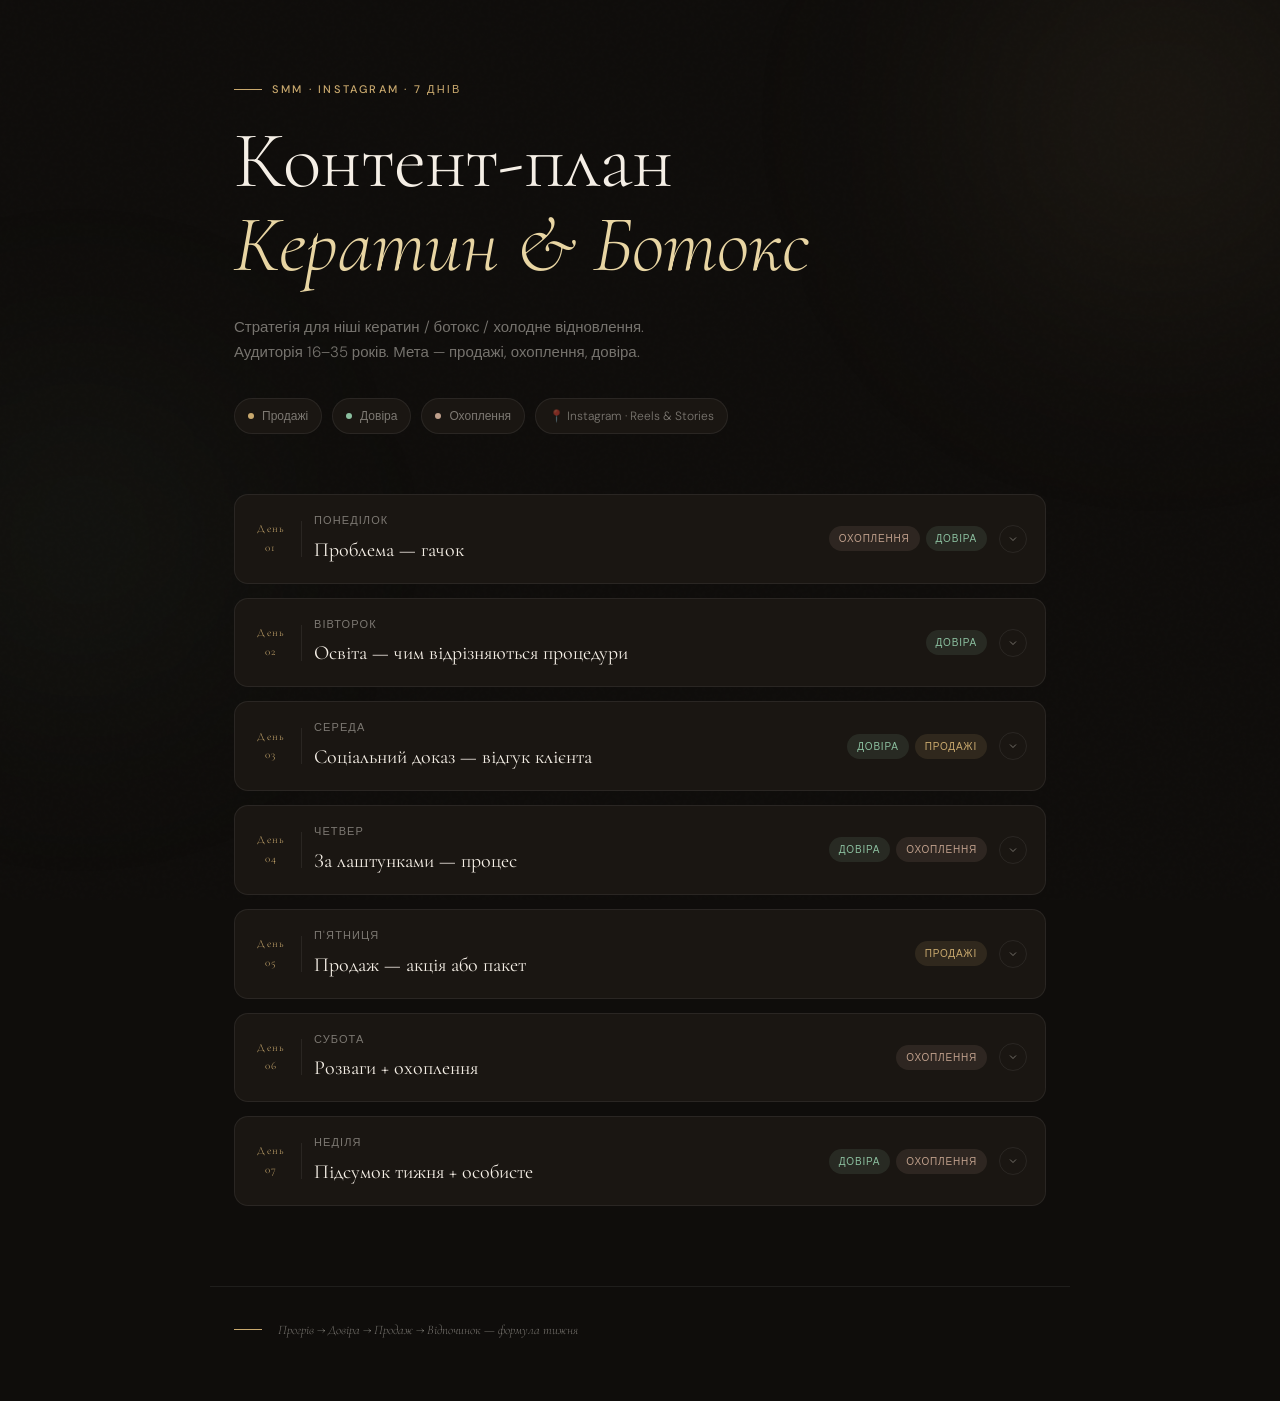
<file: index.html>
<!DOCTYPE html>
<html lang="uk">
<head>
<meta charset="UTF-8">
<meta name="viewport" content="width=device-width, initial-scale=1.0">
<title>Контент-план · Кератин & Ботокс</title>
<link href="https://fonts.googleapis.com/css2?family=Cormorant+Garamond:ital,wght@0,300;0,400;0,600;1,300;1,400&family=DM+Sans:wght@300;400;500&display=swap" rel="stylesheet">
<style>
  :root {
    --bg: #0f0d0b;
    --surface: #1a1612;
    --surface2: #231f1a;
    --border: rgba(255,255,255,0.07);
    --gold: #c9a96e;
    --gold-light: #e8d5a3;
    --gold-dim: rgba(201,169,110,0.15);
    --cream: #f5efe6;
    --muted: rgba(245,239,230,0.45);
    --faint: rgba(245,239,230,0.12);
    --sales: #c9a96e;
    --trust: #8bbf9f;
    --reach: #bf9f8b;
    --font-display: 'Cormorant Garamond', serif;
    --font-body: 'DM Sans', sans-serif;
    --radius: 14px;
  }

  *, *::before, *::after { box-sizing: border-box; margin: 0; padding: 0; }

  html {
    scroll-behavior: smooth;
    overflow-x: hidden;
  }

  body {
    background: var(--bg);
    color: var(--cream);
    font-family: var(--font-body);
    font-weight: 300;
    line-height: 1.7;
    min-height: 100vh;
    overflow-x: hidden;
    width: 100%;
  }

  /* ── Noise texture overlay ── */
  body::before {
    content: '';
    position: fixed;
    inset: 0;
    background-image: url("data:image/svg+xml,%3Csvg viewBox='0 0 256 256' xmlns='http://www.w3.org/2000/svg'%3E%3Cfilter id='n'%3E%3CfeTurbulence type='fractalNoise' baseFrequency='0.9' numOctaves='4' stitchTiles='stitch'/%3E%3C/filter%3E%3Crect width='100%25' height='100%25' filter='url(%23n)' opacity='0.04'/%3E%3C/svg%3E");
    opacity: 0.35;
    pointer-events: none;
    z-index: 0;
  }

  /* ── Background gradient orbs ── */
  .orb {
    position: fixed;
    border-radius: 50%;
    filter: blur(120px);
    pointer-events: none;
    z-index: 0;
  }
  .orb-1 { width: min(400px,60vw); height: min(400px,60vw); background: rgba(201,169,110,0.07); top: -80px; right: -80px; }
  .orb-2 { width: min(320px,50vw); height: min(320px,50vw); background: rgba(139,191,159,0.05); bottom: 200px; left: -80px; }

  /* ── Header ── */
  header {
    position: relative;
    z-index: 10;
    padding: 80px 24px 60px;
    max-width: 860px;
    margin: 0 auto;
  }

  .header-label {
    font-family: var(--font-body);
    font-size: 11px;
    font-weight: 500;
    letter-spacing: 0.2em;
    text-transform: uppercase;
    color: var(--gold);
    margin-bottom: 20px;
    display: flex;
    align-items: center;
    gap: 10px;
  }
  .header-label::before {
    content: '';
    display: block;
    width: 28px;
    height: 1px;
    background: var(--gold);
  }

  h1 {
    font-family: var(--font-display);
    font-size: clamp(44px, 8vw, 80px);
    font-weight: 300;
    line-height: 1.05;
    letter-spacing: -0.01em;
    color: var(--cream);
    margin-bottom: 28px;
  }
  h1 em {
    font-style: italic;
    color: var(--gold-light);
  }

  .header-meta {
    display: flex;
    gap: 10px;
    flex-wrap: wrap;
    margin-top: 32px;
  }
  .meta-chip {
    display: flex;
    align-items: center;
    gap: 8px;
    padding: 7px 13px;
    border: 0.5px solid var(--border);
    border-radius: 40px;
    font-size: 12px;
    color: var(--muted);
    background: var(--surface);
    white-space: nowrap;
  }
  .meta-chip .dot {
    width: 6px; height: 6px; border-radius: 50%;
  }

  /* ── Legend ── */
  .legend {
    max-width: 860px;
    margin: 0 auto 48px;
    padding: 0 24px;
    display: flex;
    gap: 20px;
    flex-wrap: wrap;
    position: relative;
    z-index: 10;
  }
  .legend-item {
    display: flex;
    align-items: center;
    gap: 8px;
    font-size: 12px;
    color: var(--muted);
  }
  .legend-swatch {
    width: 24px; height: 3px; border-radius: 2px;
  }

  /* ── Days grid ── */
  .days {
    max-width: 860px;
    margin: 0 auto;
    padding: 0 24px 80px;
    display: flex;
    flex-direction: column;
    gap: 14px;
    position: relative;
    z-index: 10;
  }

  /* ── Day card ── */
  .day-card {
    background: var(--surface);
    border: 0.5px solid var(--border);
    border-radius: var(--radius);
    overflow: hidden;
    transition: border-color 0.3s, box-shadow 0.3s;
  }
  .day-card:hover { border-color: rgba(201,169,110,0.25); }
  .day-card.open { border-color: rgba(201,169,110,0.3); box-shadow: 0 0 0 1px rgba(201,169,110,0.06) inset; }

  .day-header {
    display: flex;
    align-items: center;
    gap: 12px;
    padding: 16px 18px;
    cursor: pointer;
    user-select: none;
    min-width: 0;
  }

  .day-num {
    font-family: var(--font-display);
    font-size: 11px;
    letter-spacing: 0.12em;
    color: var(--gold);
    width: 36px;
    text-align: center;
    flex-shrink: 0;
  }

  .day-divider {
    width: 1px;
    height: 36px;
    background: var(--border);
    flex-shrink: 0;
  }

  .day-info { flex: 1; min-width: 0; }
  .day-weekday {
    font-size: 11px;
    letter-spacing: 0.1em;
    text-transform: uppercase;
    color: var(--muted);
    margin-bottom: 3px;
  }
  .day-theme {
    font-family: var(--font-display);
    font-size: 20px;
    font-weight: 400;
    color: var(--cream);
    overflow-wrap: break-word;
    word-break: break-word;
  }

  .day-goals {
    display: flex;
    gap: 6px;
    flex-shrink: 0;
  }
  .goal-tag {
    font-size: 10px;
    font-weight: 500;
    letter-spacing: 0.08em;
    text-transform: uppercase;
    padding: 4px 10px;
    border-radius: 20px;
  }
  .goal-sales { background: rgba(201,169,110,0.12); color: var(--sales); }
  .goal-trust { background: rgba(139,191,159,0.12); color: var(--trust); }
  .goal-reach { background: rgba(191,159,139,0.12); color: var(--reach); }

  .day-arrow {
    width: 28px; height: 28px;
    display: flex; align-items: center; justify-content: center;
    border-radius: 50%;
    border: 0.5px solid var(--border);
    flex-shrink: 0;
    transition: transform 0.3s, background 0.2s;
  }
  .day-arrow svg { width: 12px; height: 12px; stroke: var(--muted); fill: none; transition: stroke 0.2s; }
  .day-card.open .day-arrow { transform: rotate(180deg); background: var(--gold-dim); }
  .day-card.open .day-arrow svg { stroke: var(--gold); }

  /* ── Day body ── */
  .day-body {
    max-height: 0;
    overflow: hidden;
    transition: max-height 0.45s cubic-bezier(0.4, 0, 0.2, 1);
  }
  .day-body-inner {
    padding: 4px 22px 22px;
    border-top: 0.5px solid var(--border);
  }

  .body-grid {
    display: grid;
    grid-template-columns: 1fr 1fr;
    gap: 14px;
    margin-top: 16px;
  }
  @media (max-width: 580px) { .body-grid { grid-template-columns: 1fr; } }

  .body-cell {
    background: var(--surface2);
    border: 0.5px solid var(--border);
    border-radius: 10px;
    padding: 14px 16px;
  }
  .body-cell.full { grid-column: 1 / -1; }

  .cell-label {
    font-size: 10px;
    letter-spacing: 0.15em;
    text-transform: uppercase;
    color: var(--gold);
    font-weight: 500;
    margin-bottom: 8px;
  }
  .cell-value {
    font-size: 13.5px;
    color: var(--cream);
    line-height: 1.65;
    font-weight: 300;
  }

  .format-pill {
    display: inline-flex;
    align-items: center;
    gap: 6px;
    background: var(--gold-dim);
    color: var(--gold-light);
    border: 0.5px solid rgba(201,169,110,0.25);
    border-radius: 20px;
    padding: 5px 14px;
    font-size: 12px;
    font-weight: 400;
  }

  .cta-box {
    margin-top: 14px;
    padding: 12px 16px;
    background: rgba(139,191,159,0.06);
    border: 0.5px solid rgba(139,191,159,0.2);
    border-radius: 10px;
    font-size: 13px;
    color: var(--trust);
    display: flex;
    align-items: flex-start;
    gap: 10px;
  }
  .cta-icon { flex-shrink: 0; margin-top: 1px; font-size: 14px; }

  /* ── Footer ── */
  footer {
    position: relative;
    z-index: 10;
    max-width: 860px;
    margin: 0 auto;
    padding: 0 24px 60px;
    display: flex;
    align-items: center;
    gap: 16px;
    border-top: 0.5px solid var(--border);
    padding-top: 32px;
  }
  .footer-line {
    width: 28px; height: 1px; background: var(--gold);
  }
  .footer-text {
    font-family: var(--font-display);
    font-size: 13px;
    font-style: italic;
    color: var(--muted);
  }

  /* ── Staggered entrance ── */
  .day-card {
    opacity: 0;
    transform: translateY(18px);
    animation: fadeUp 0.5s ease forwards;
  }
  @keyframes fadeUp {
    to { opacity: 1; transform: translateY(0); }
  }

  /* ── Progress bar ── */
  .progress-bar {
    position: fixed;
    top: 0; left: 0;
    height: 2px;
    background: linear-gradient(90deg, var(--gold), var(--gold-light));
    z-index: 100;
    width: 0%;
    transition: width 0.1s;
  }

  @media (max-width: 500px) {
    .day-goals { display: none; }
    .day-theme { font-size: 16px; }
    .day-divider { display: none; }
    .day-header { gap: 10px; padding: 14px 16px; }
    .day-body-inner { padding: 4px 16px 18px; }
    header { padding: 50px 16px 40px; }
    .days { padding: 0 16px 60px; }
    footer { padding: 24px 16px 40px; }
    h1 { font-size: clamp(36px, 10vw, 56px); }
  }
</style>
</head>
<body>

<div class="progress-bar" id="progress"></div>
<div class="orb orb-1"></div>
<div class="orb orb-2"></div>

<header>
  <div class="header-label">SMM · Instagram · 7 Днів</div>
  <h1>Контент-план<br><em>Кератин & Ботокс</em></h1>
  <p style="font-size:15px; color:var(--muted); max-width:480px; line-height:1.7;">
    Стратегія для ніші кератин / ботокс / холодне відновлення. Аудиторія 16–35 років. Мета — продажі, охоплення, довіра.
  </p>
  <div class="header-meta">
    <div class="meta-chip"><div class="dot" style="background:var(--sales)"></div>Продажі</div>
    <div class="meta-chip"><div class="dot" style="background:var(--trust)"></div>Довіра</div>
    <div class="meta-chip"><div class="dot" style="background:var(--reach)"></div>Охоплення</div>
    <div class="meta-chip" style="color:var(--muted);">📍 Instagram · Reels & Stories</div>
  </div>
</header>

<div class="days" id="days"></div>

<footer>
  <div class="footer-line"></div>
  <p class="footer-text">Прогрів → Довіра → Продаж → Відпочинок — формула тижня</p>
</footer>

<script>
const data = [
  {
    day: "01", weekday: "Понеділок",
    theme: "Проблема — гачок",
    goals: ["reach","trust"],
    format: "Reels · 15 сек",
    content: "«Чому твоє волосся не слухається навіть після дорогого шампуню?» — коротке відео з трансформацією. До/після без слів, тільки музика і субтитри.",
    caption: "Покажи 3 знаки пошкодженого волосся + один рядок про процедуру. Без продажу.",
    hook: "«Порівняй своє волосся з цим» — перший кадр.",
    cta: "Збережи, щоб показати майстру"
  },
  {
    day: "02", weekday: "Вівторок",
    theme: "Освіта — чим відрізняються процедури",
    goals: ["trust"],
    format: "Карусель · 5–7 слайдів",
    content: "Слайд 1: «Кератин vs Ботокс vs Холодне відновлення». Порівняльна таблиця простими словами. Останній слайд — твій контакт.",
    caption: "Коротко і без жаргону. Стиль — подружній, не науковий.",
    hook: "«Свайпай → знайди свій тип»",
    cta: "Напиши нам свій тип волосся — підберемо процедуру"
  },
  {
    day: "03", weekday: "Середа",
    theme: "Соціальний доказ — відгук клієнта",
    goals: ["trust","sales"],
    format: "Stories · 3–5 кадрів + пост",
    content: "Stories: фото до/після + скріншот відгуку + стікер «А ти вже пробувала?». Пост: повний відгук + емоційний коментар від майстра.",
    caption: "Акцент на емоцію клієнта, не на процедуру.",
    hook: "«Вона прийшла з цим, а пішла ось з цим»",
    cta: "Запишись за посиланням у профілі"
  },
  {
    day: "04", weekday: "Четвер",
    theme: "За лаштунками — процес",
    goals: ["trust","reach"],
    format: "Reels · 15–30 сек",
    content: "Відео процесу нанесення: руки, волосся, текстура продукту. Естетика, ASMR-ефект, без балачок. Трендовий звук.",
    caption: "Покажи деталі, які клієнт ніколи не бачить. Це викликає довіру і цікавість.",
    hook: "Відкрита текстура продукту в перших 2 секундах.",
    cta: "Зберігай і питай про ціну в директ"
  },
  {
    day: "05", weekday: "П'ятниця",
    theme: "Продаж — акція або пакет",
    goals: ["sales"],
    format: "Пост + Stories з таймером",
    content: "«Тільки цього тижня — кератин + укладання в подарунок». Stories: таймер зворотного відліку + кнопка «Записатись».",
    caption: "Одна чітка пропозиція. Ціна або «ціна від». Термін обмежений.",
    hook: "«Останні 2 місця на цей тиждень»",
    cta: "Пиши зараз — беремо запис у директ"
  },
  {
    day: "06", weekday: "Субота",
    theme: "Розваги + охоплення",
    goals: ["reach"],
    format: "Reels · Трендовий формат",
    content: "«Типи волосся, які я бачу щодня» — гумористичний формат. Кучеряве непереможне, пряме але страждає тощо. Легко, без тиску.",
    caption: "Більше гумору і впізнаваності — менше продажів. Мета: шер і збереження.",
    hook: "«Який ти тип? Відповідай у коментарях»",
    cta: "Відмічай подругу, якій це про неї"
  },
  {
    day: "07", weekday: "Неділя",
    theme: "Підсумок тижня + особисте",
    goals: ["trust","reach"],
    format: "Stories · 6–8 кадрів або пост",
    content: "Скільки клієнтів прийняла, коротке відео «мій тиждень». Особиста деталь — чашка кави, музика в салоні. Тизер наступного тижня.",
    caption: "Людяність і щирість = підписники стають клієнтами.",
    hook: "«Ось яким був мій тиждень»",
    cta: "Що хочеш побачити наступного тижня? Голосуй у Stories"
  }
];

const goalMeta = {
  sales: { label: "Продажі", cls: "goal-sales" },
  trust: { label: "Довіра",  cls: "goal-trust" },
  reach: { label: "Охоплення", cls: "goal-reach" }
};

const container = document.getElementById("days");

data.forEach((d, i) => {
  const card = document.createElement("div");
  card.className = "day-card";
  card.style.animationDelay = (i * 70) + "ms";

  const tags = d.goals.map(g =>
    `<span class="goal-tag ${goalMeta[g].cls}">${goalMeta[g].label}</span>`
  ).join("");

  card.innerHTML = `
    <div class="day-header" role="button" aria-expanded="false">
      <div class="day-num">День ${d.day}</div>
      <div class="day-divider"></div>
      <div class="day-info">
        <div class="day-weekday">${d.weekday}</div>
        <div class="day-theme">${d.theme}</div>
      </div>
      <div class="day-goals">${tags}</div>
      <div class="day-arrow">
        <svg viewBox="0 0 24 24" stroke-width="1.8"><polyline points="6 9 12 15 18 9"/></svg>
      </div>
    </div>
    <div class="day-body">
      <div class="day-body-inner">
        <div style="margin-top:4px;">
          <span class="format-pill">
            <svg width="12" height="12" viewBox="0 0 24 24" fill="none" stroke="currentColor" stroke-width="2"><rect x="2" y="3" width="20" height="14" rx="2"/><path d="M8 21h8M12 17v4"/></svg>
            ${d.format}
          </span>
        </div>
        <div class="body-grid">
          <div class="body-cell full">
            <div class="cell-label">Контент</div>
            <div class="cell-value">${d.content}</div>
          </div>
          <div class="body-cell">
            <div class="cell-label">Капшн</div>
            <div class="cell-value">${d.caption}</div>
          </div>
          <div class="body-cell">
            <div class="cell-label">Гачок</div>
            <div class="cell-value">${d.hook}</div>
          </div>
        </div>
        <div class="cta-box">
          <div class="cta-icon">→</div>
          <div><strong style="font-weight:500">CTA:</strong> ${d.cta}</div>
        </div>
      </div>
    </div>
  `;

  const header = card.querySelector(".day-header");
  const body   = card.querySelector(".day-body");

  header.addEventListener("click", () => {
    const isOpen = card.classList.contains("open");
    // close all
    document.querySelectorAll(".day-card.open").forEach(c => {
      c.classList.remove("open");
      c.querySelector(".day-body").style.maxHeight = null;
      c.querySelector(".day-header").setAttribute("aria-expanded","false");
    });
    if (!isOpen) {
      card.classList.add("open");
      body.style.maxHeight = body.scrollHeight + "px";
      header.setAttribute("aria-expanded","true");
      setTimeout(() => {
        card.scrollIntoView({ behavior: "smooth", block: "nearest" });
      }, 80);
    }
  });

  container.appendChild(card);
});

// Progress bar
window.addEventListener("scroll", () => {
  const doc = document.documentElement;
  const scroll = doc.scrollTop || document.body.scrollTop;
  const height = doc.scrollHeight - doc.clientHeight;
  document.getElementById("progress").style.width = (scroll / height * 100) + "%";
});
</script>
</body>
</html>
</file>
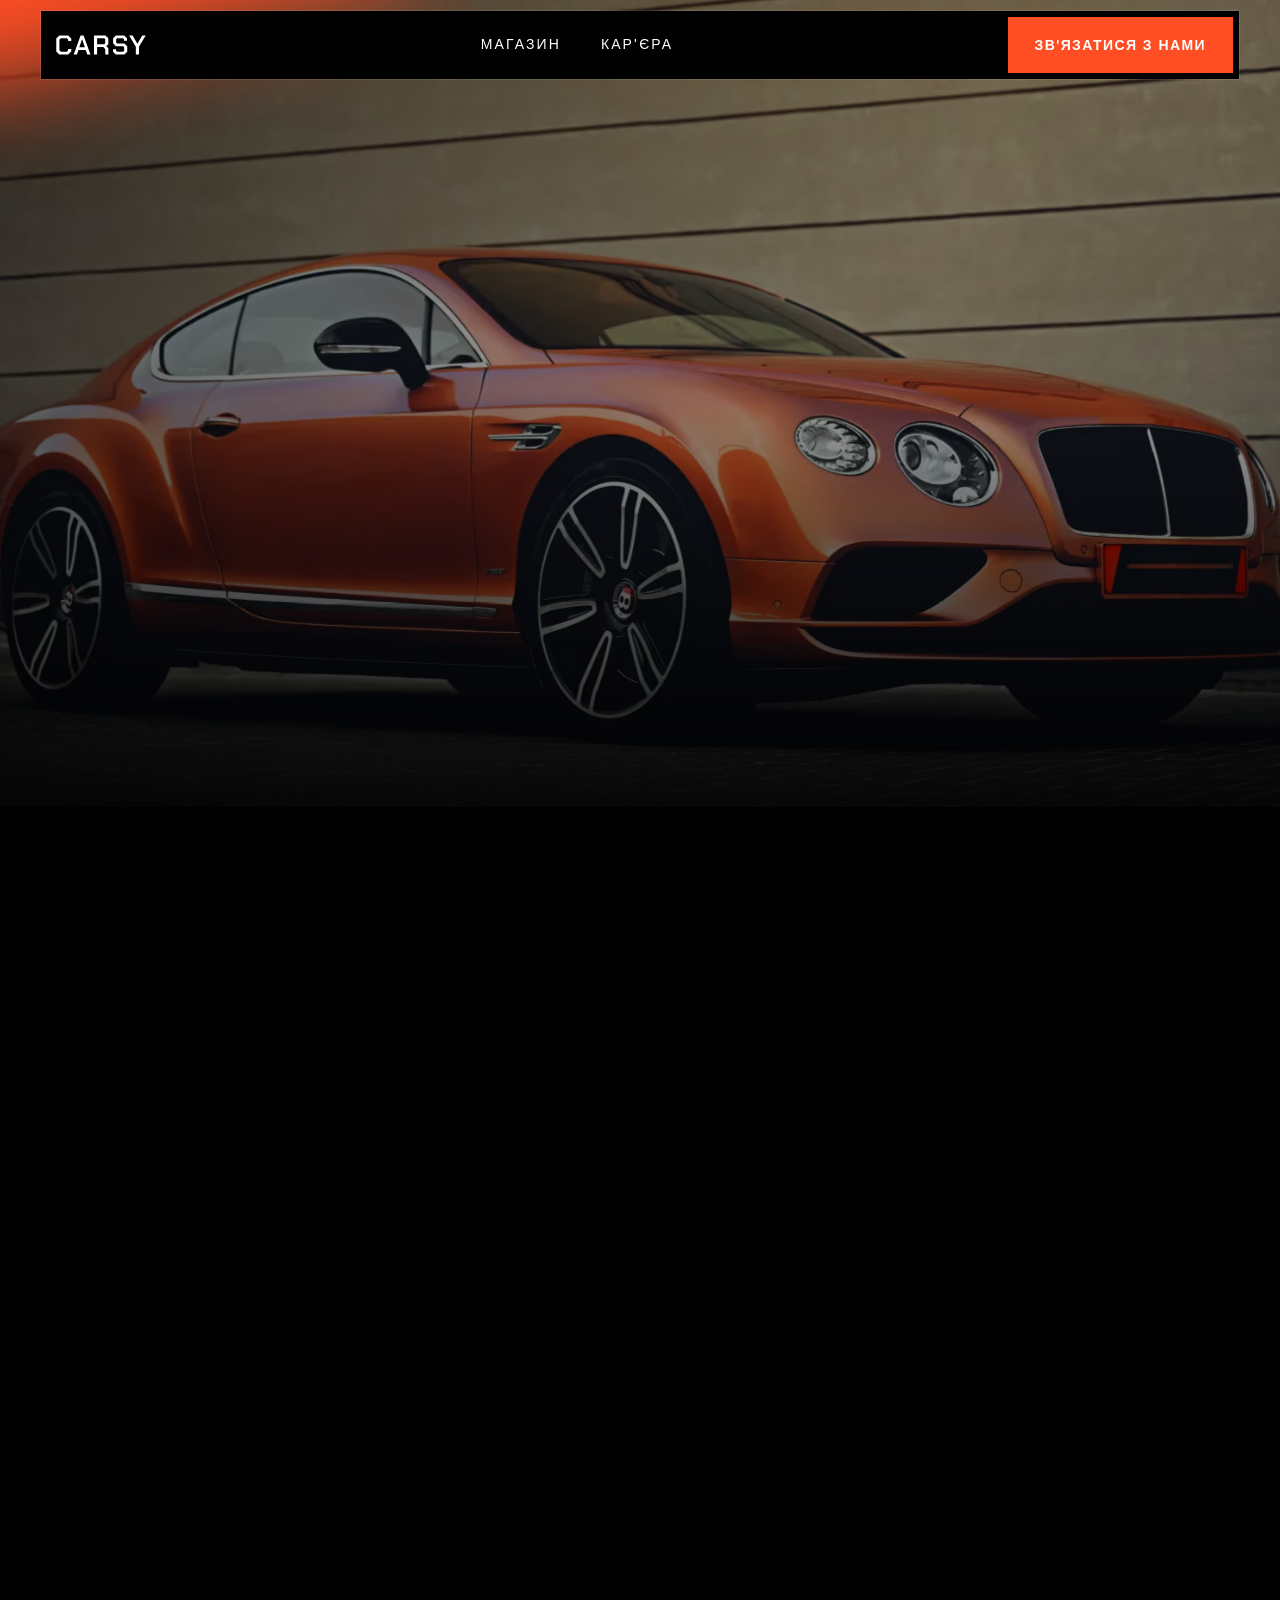
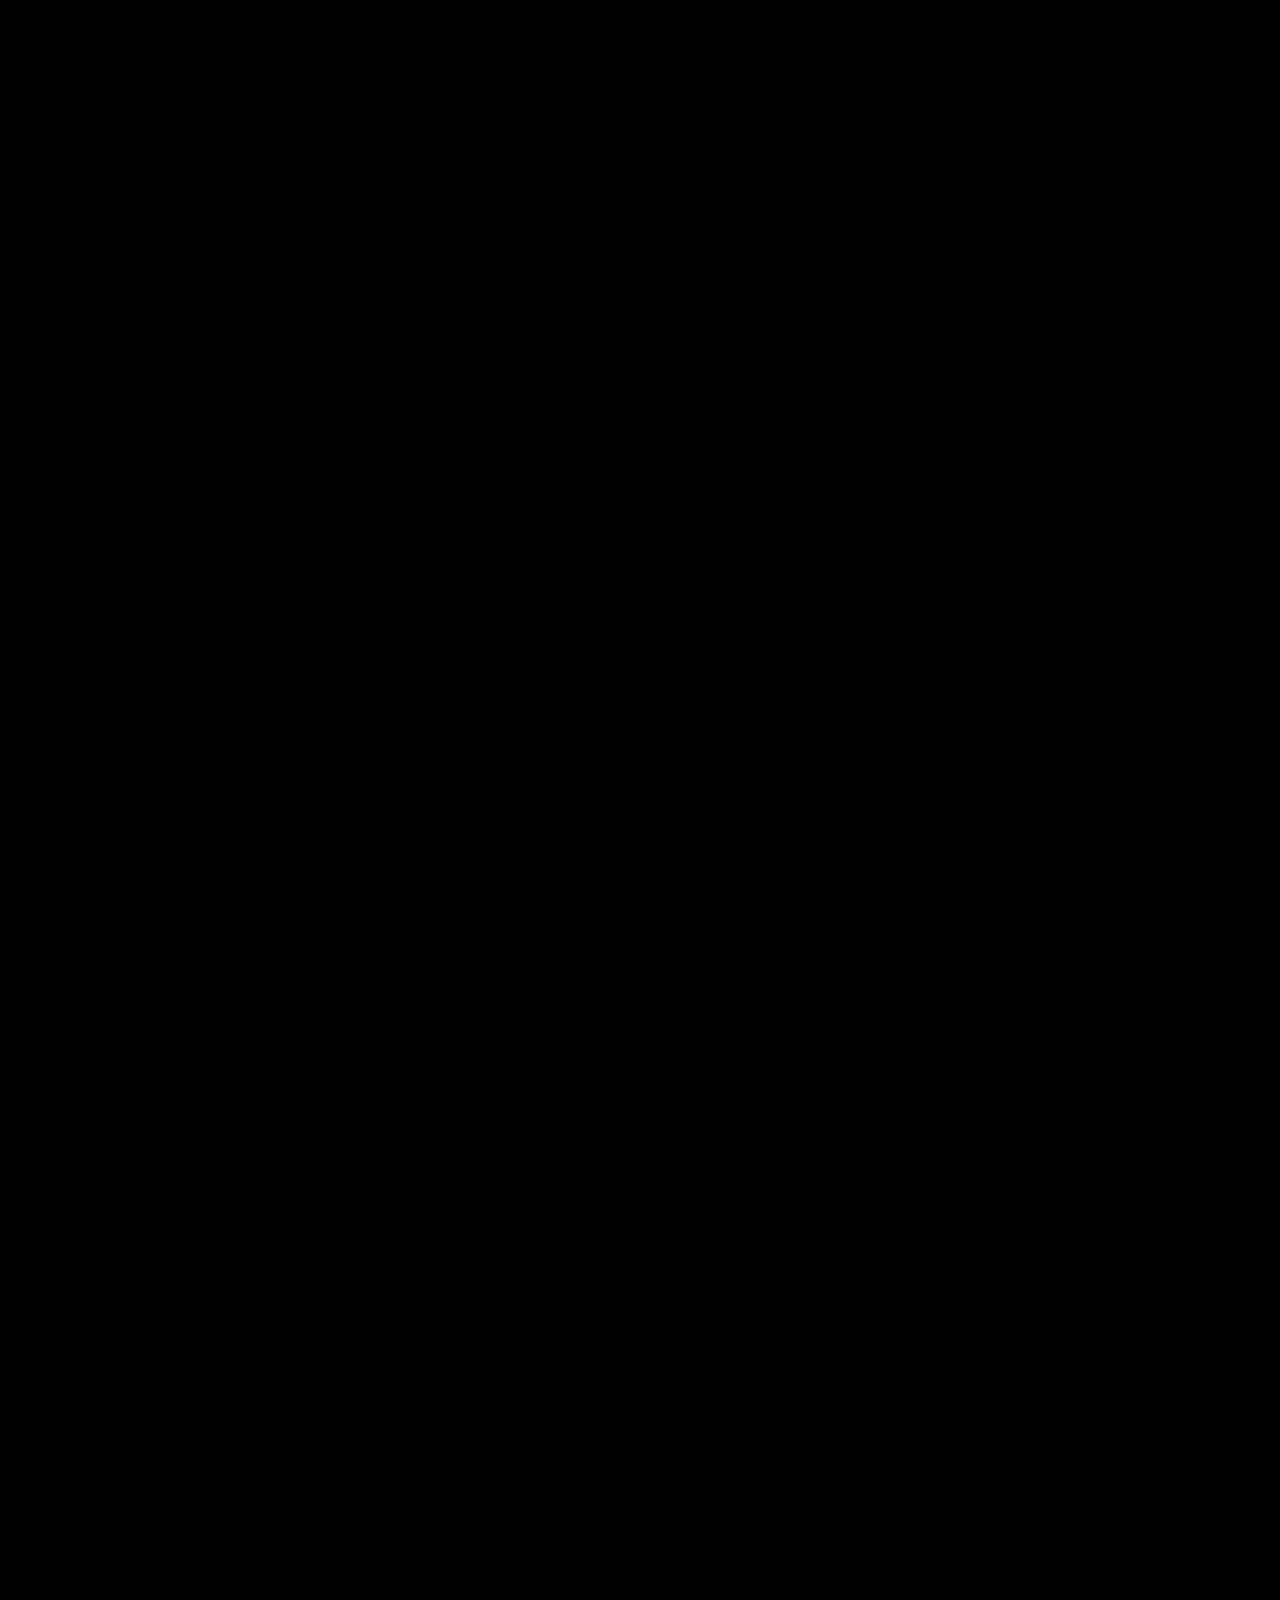
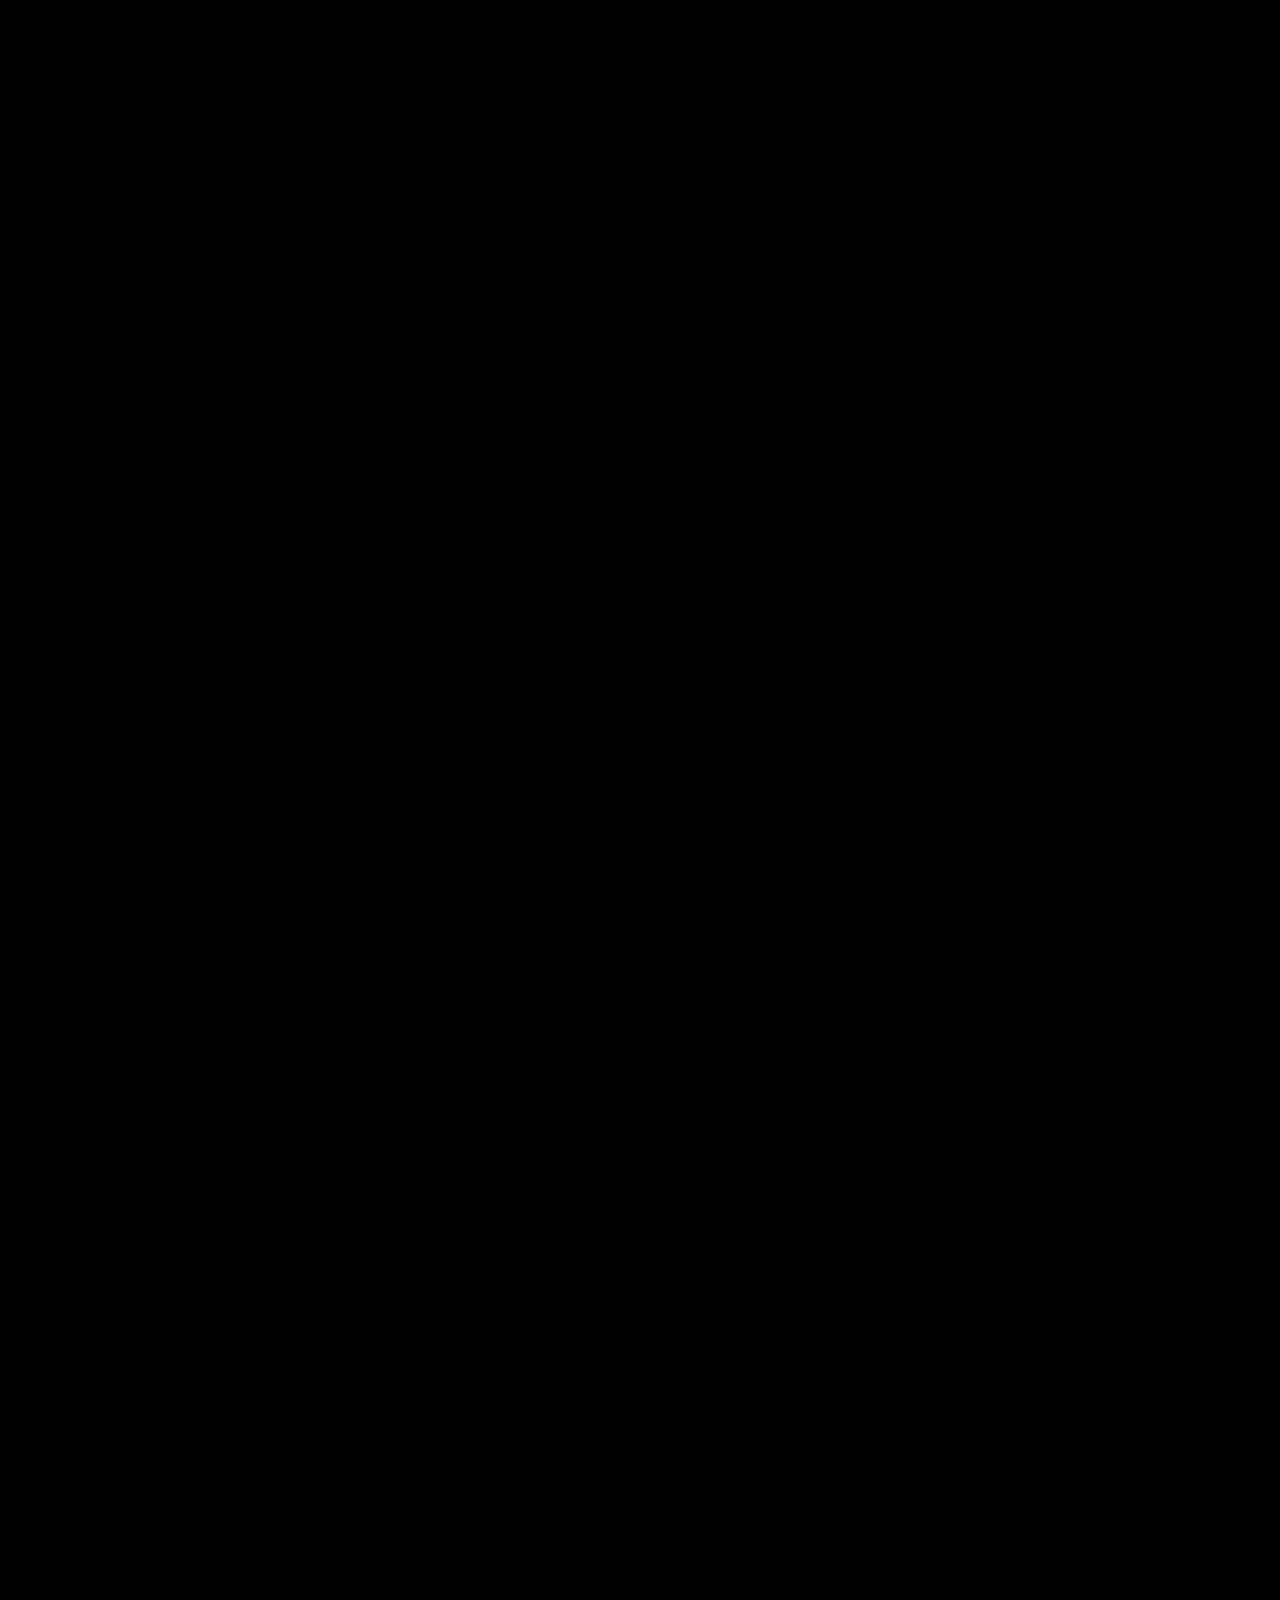
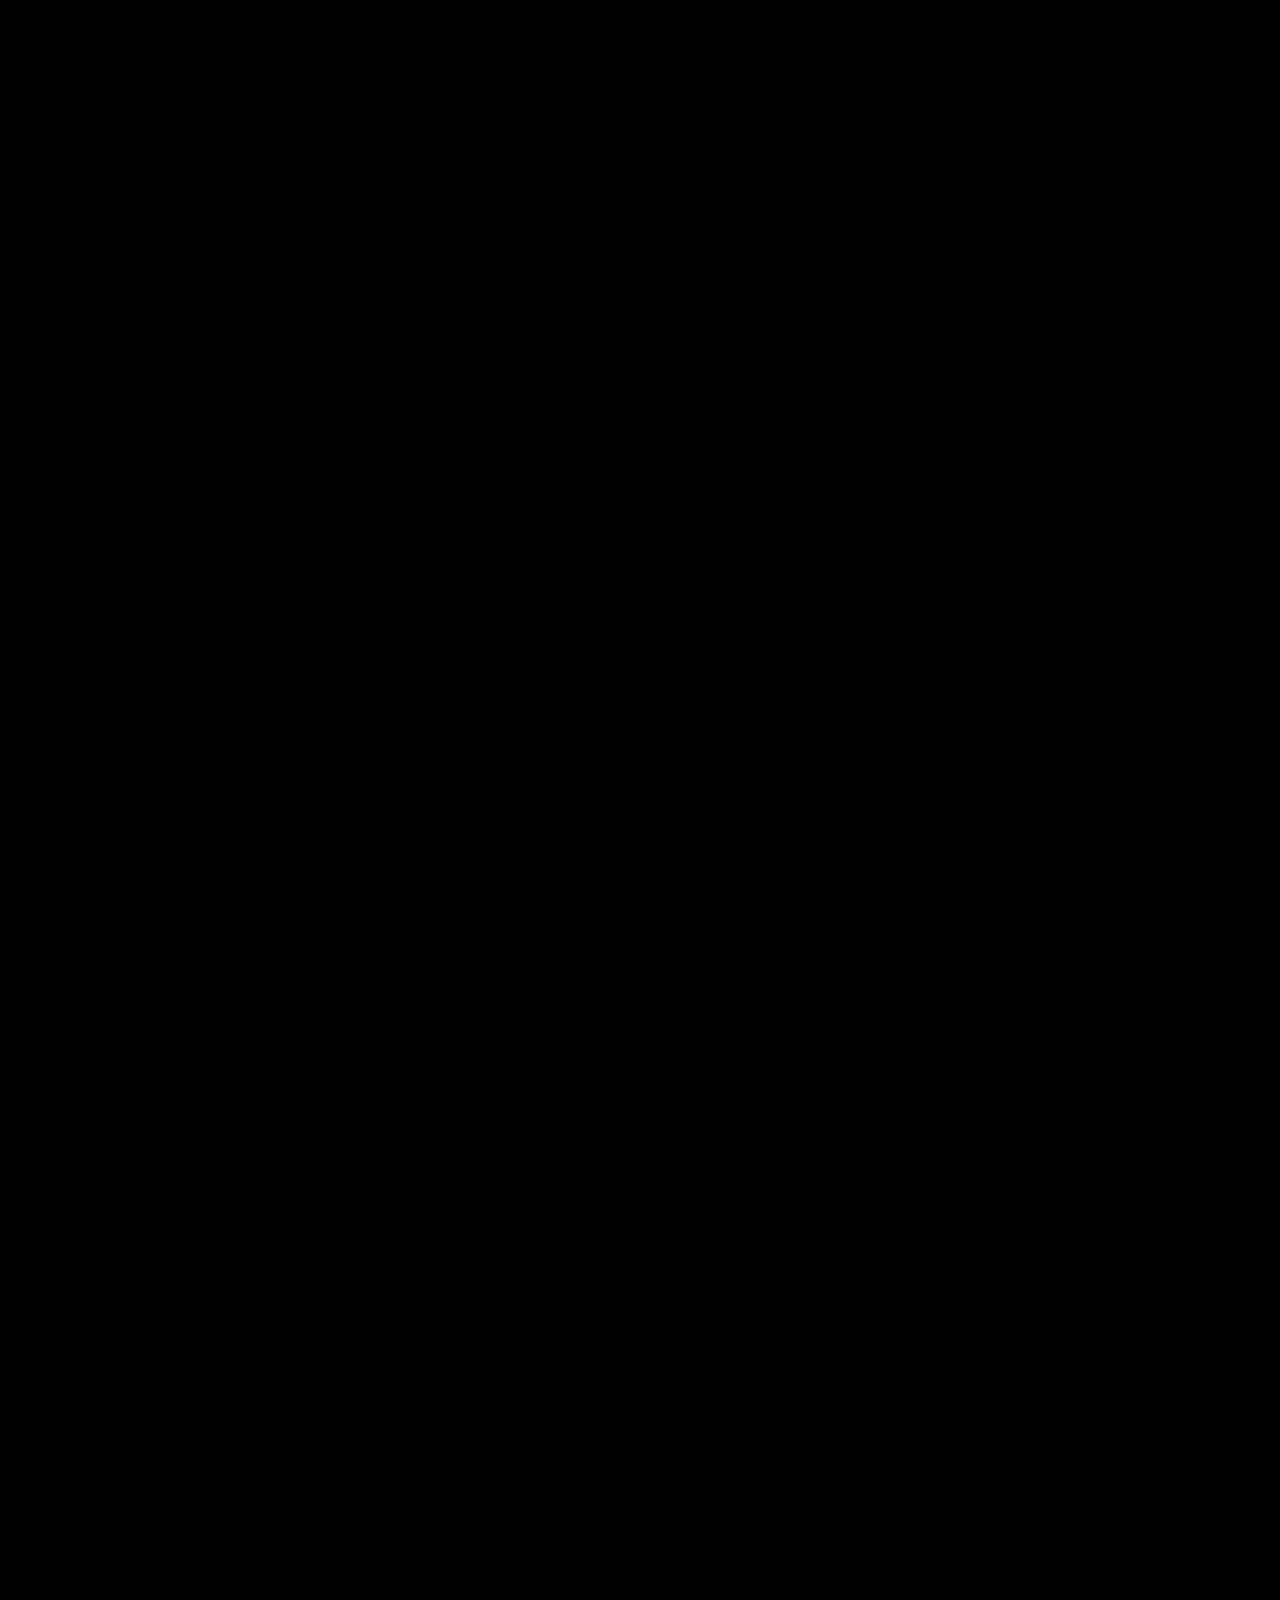
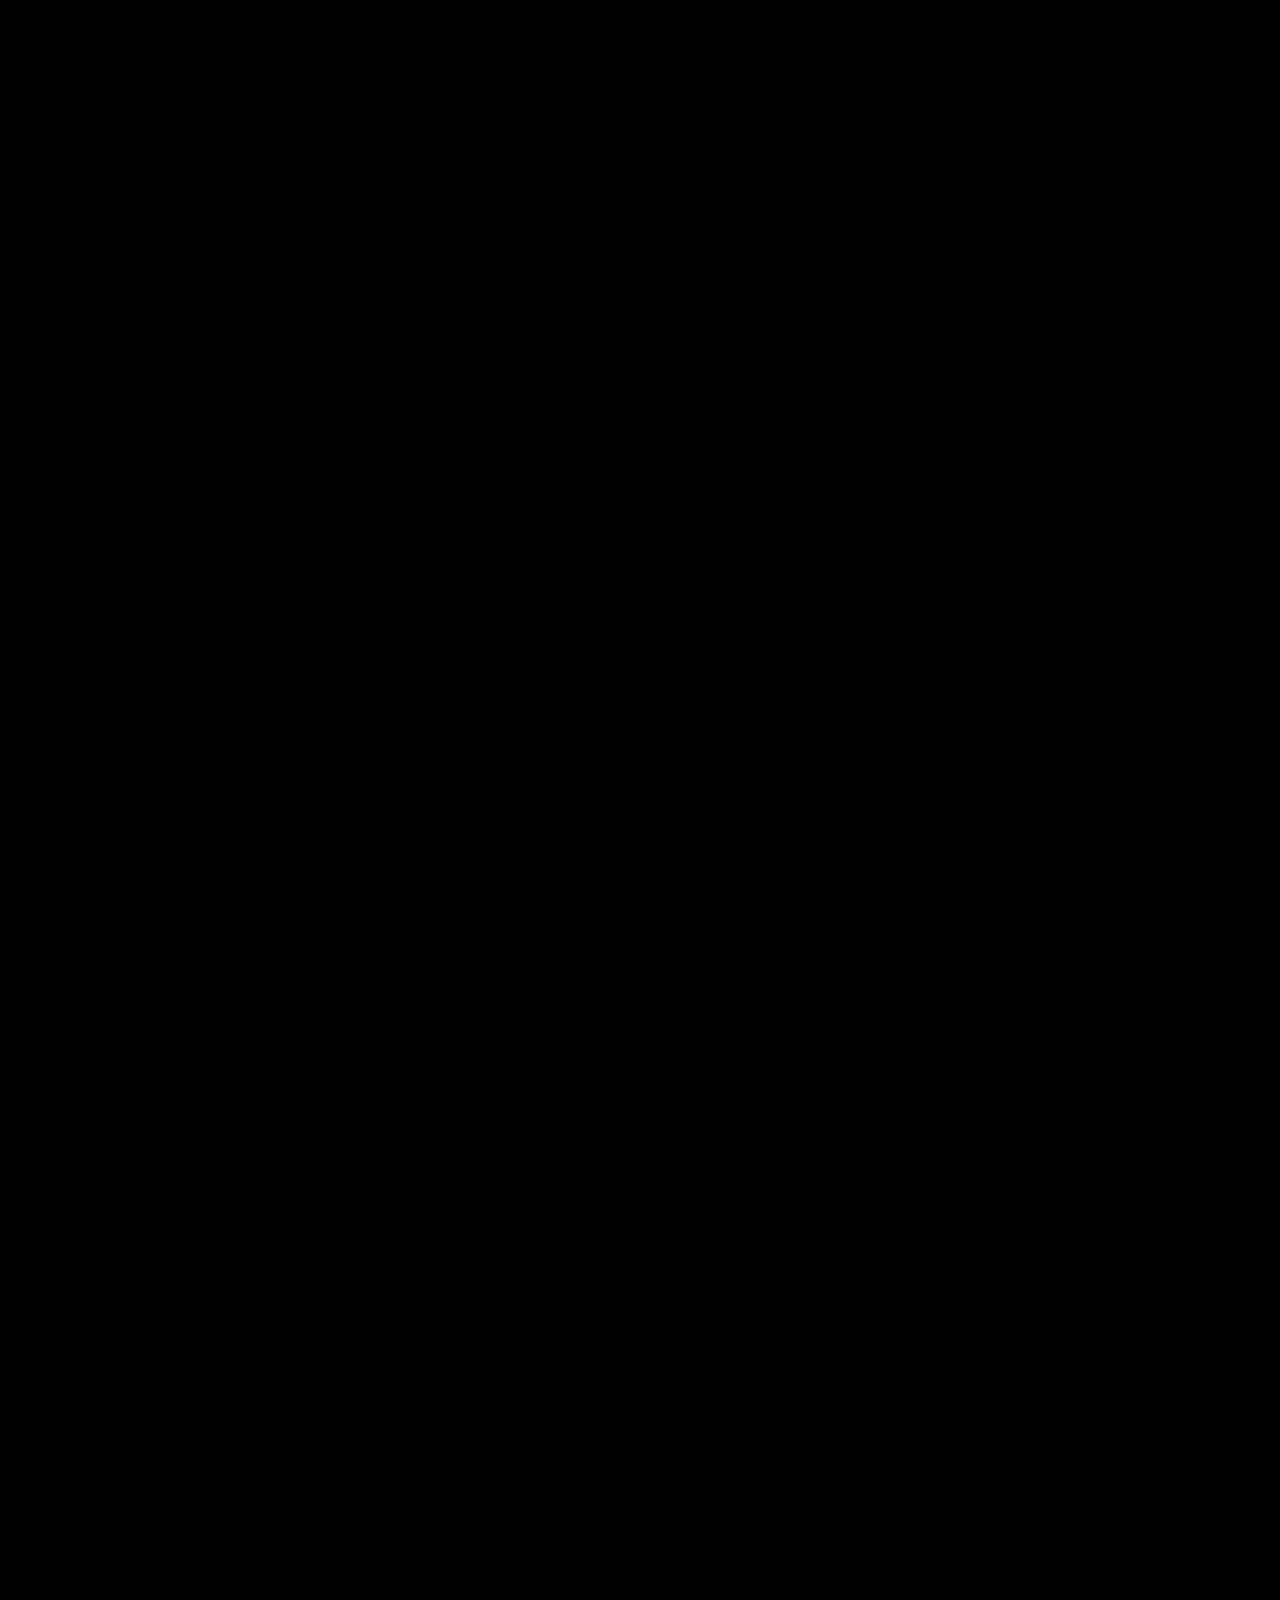
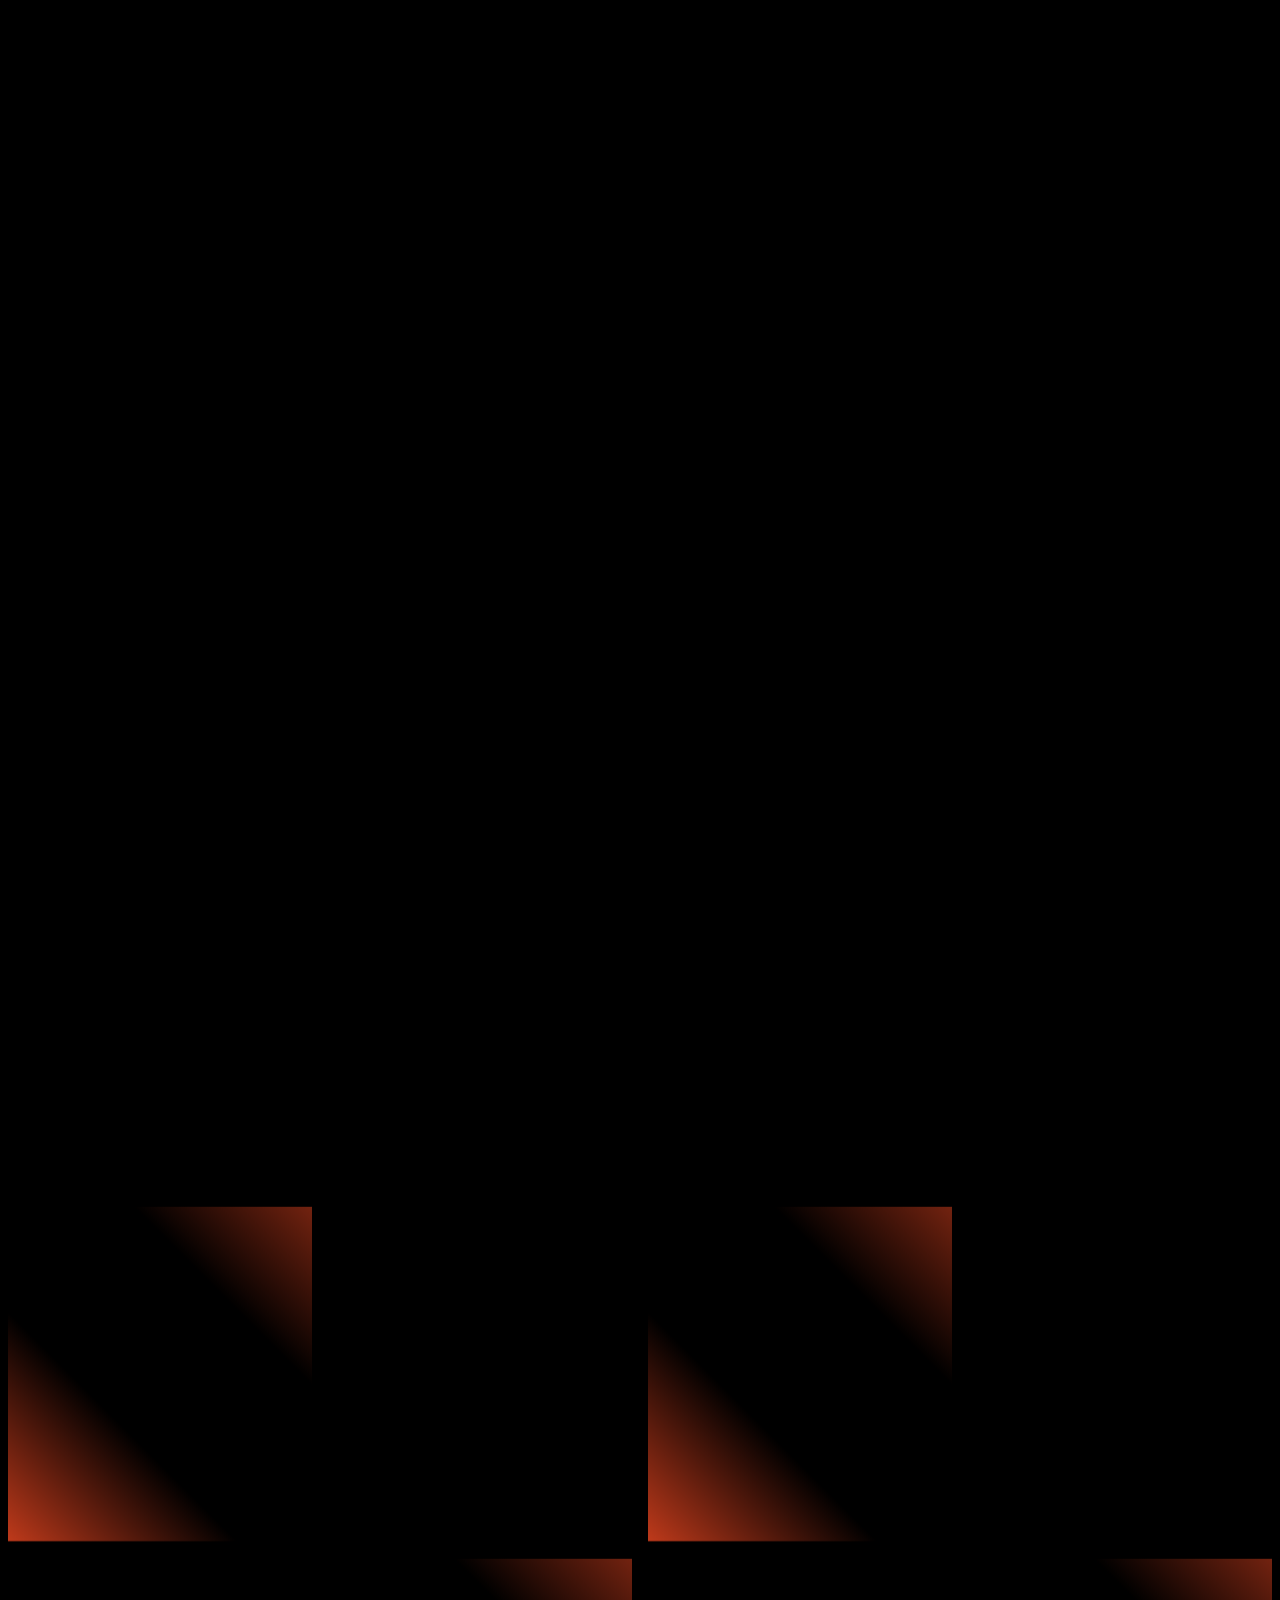
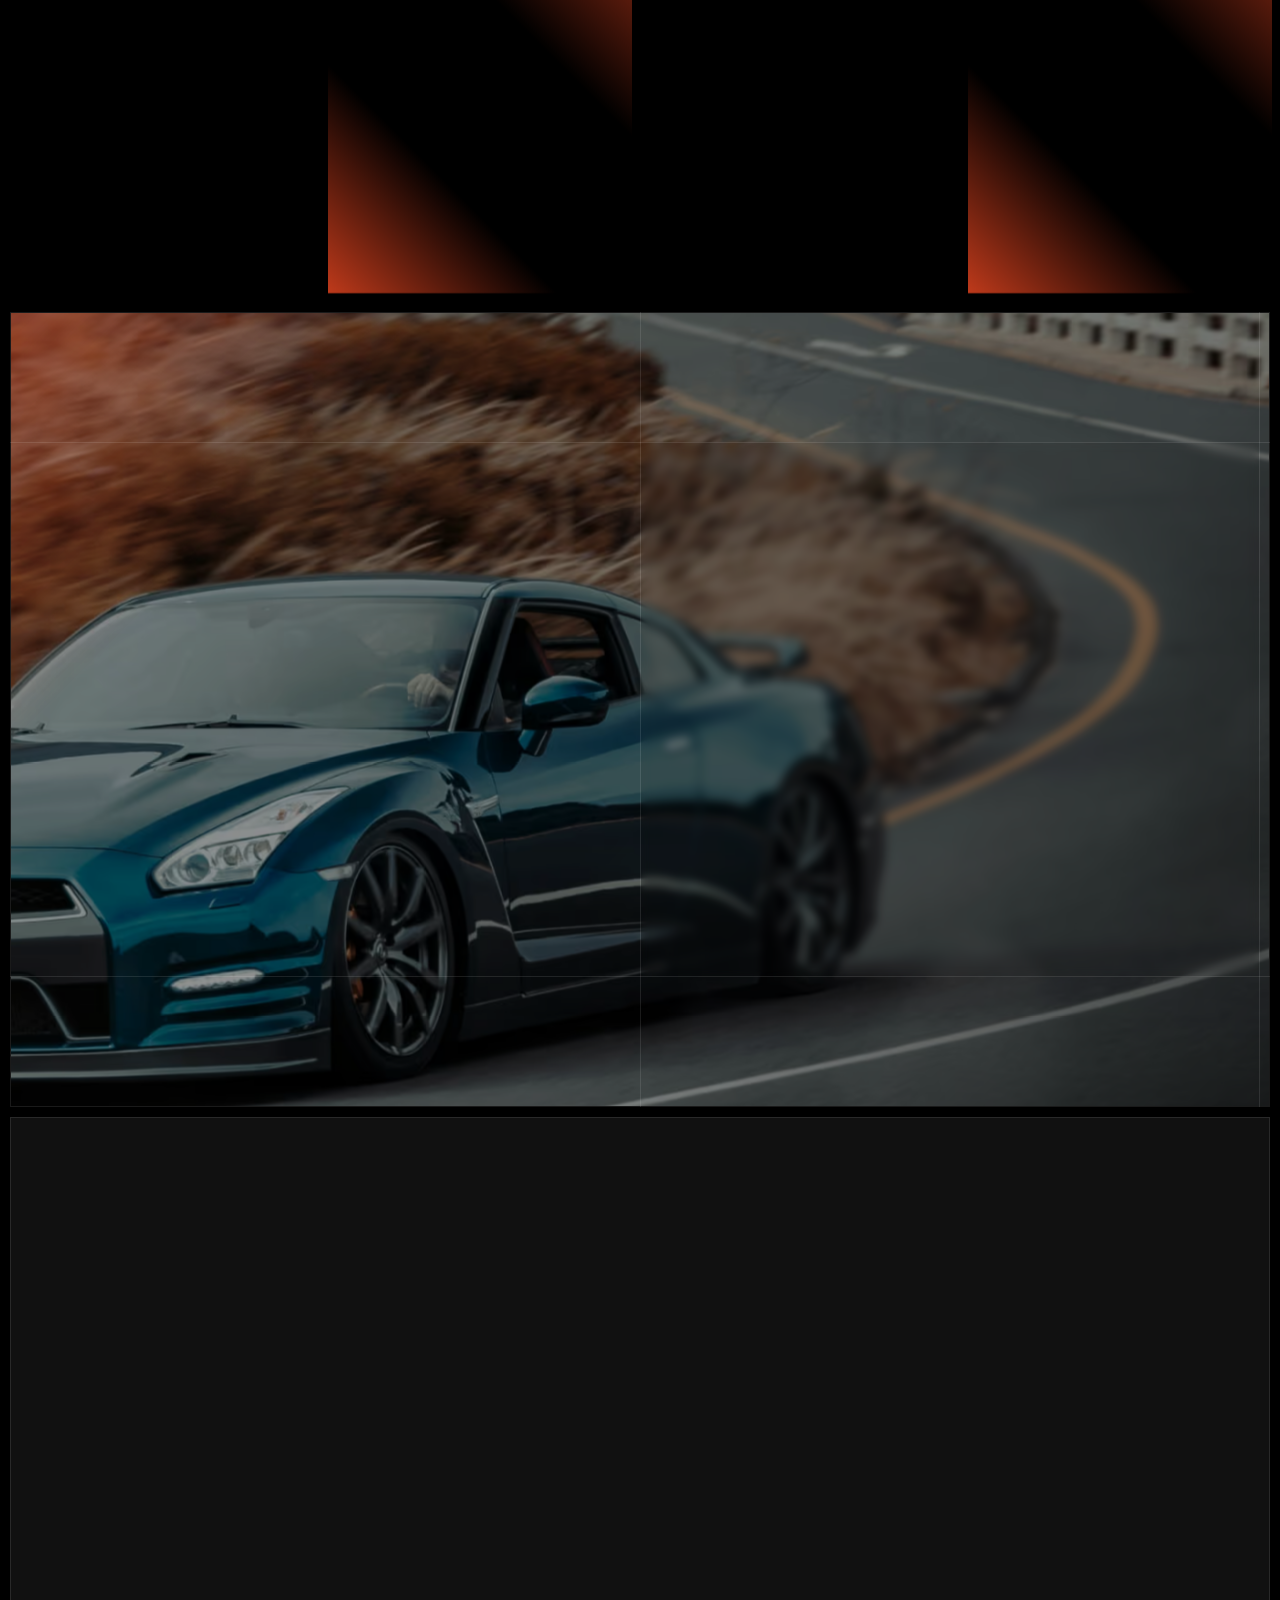
<file: carsy/index.html>
<!DOCTYPE html><!-- This site was created in Webflow. https://webflow.com --><!-- Last Published: Fri Dec 27 2024 13:13:35 GMT+0000 (Coordinated Universal Time) --><html data-wf-page="669e1212d181ce4bfbbea1f3" data-wf-site="669e1212d181ce4bfbbea175" lang="en" class=" w-mod-js"><head><meta charset="utf-8"><link href="https://cdn.prod.website-files.com" rel="preconnect" crossorigin="anonymous"><title>Carsy — автосервіс та магазин автотоварів</title><meta content="Carsy — автосервіс та магазин автотоварів" property="og:title"><meta content="Carsy — автосервіс та магазин автотоварів" name="twitter:title"><meta content="width=device-width, initial-scale=1" name="viewport"><meta content="Webflow" name="generator"><link href="css/carsy-wcopilot.webflow.597ec35ec.css" rel="stylesheet" type="text/css"><style>@media (min-width:992px) {html.w-mod-js:not(.w-mod-ix) [data-w-id="19279448-3ae3-932d-9512-12987e4dad76"] {background-color:rgba(0,0,0,0.05);}html.w-mod-js:not(.w-mod-ix) [data-w-id="19279448-3ae3-932d-9512-12987e4dad75"] {-webkit-transform:translate3d(0, 0, 0) scale3d(1, 1, 1) rotateX(0) rotateY(0) rotateZ(0) skew(0, 0);-moz-transform:translate3d(0, 0, 0) scale3d(1, 1, 1) rotateX(0) rotateY(0) rotateZ(0) skew(0, 0);-ms-transform:translate3d(0, 0, 0) scale3d(1, 1, 1) rotateX(0) rotateY(0) rotateZ(0) skew(0, 0);transform:translate3d(0, 0, 0) scale3d(1, 1, 1) rotateX(0) rotateY(0) rotateZ(0) skew(0, 0);}html.w-mod-js:not(.w-mod-ix) [data-w-id="716558f8-7300-eb94-40c3-0d31e85dee28"] {background-color:rgba(0,0,0,0.05);}html.w-mod-js:not(.w-mod-ix) [data-w-id="716558f8-7300-eb94-40c3-0d31e85dee27"] {-webkit-transform:translate3d(0, 0, 0) scale3d(1, 1, 1) rotateX(0) rotateY(0) rotateZ(0) skew(0, 0);-moz-transform:translate3d(0, 0, 0) scale3d(1, 1, 1) rotateX(0) rotateY(0) rotateZ(0) skew(0, 0);-ms-transform:translate3d(0, 0, 0) scale3d(1, 1, 1) rotateX(0) rotateY(0) rotateZ(0) skew(0, 0);transform:translate3d(0, 0, 0) scale3d(1, 1, 1) rotateX(0) rotateY(0) rotateZ(0) skew(0, 0);}html.w-mod-js:not(.w-mod-ix) [data-w-id="da69c9db-1bd9-31bc-35df-7d7e20d0f7b1"] {background-color:rgba(0,0,0,0.05);}html.w-mod-js:not(.w-mod-ix) [data-w-id="da69c9db-1bd9-31bc-35df-7d7e20d0f7b0"] {-webkit-transform:translate3d(0, 0, 0) scale3d(1, 1, 1) rotateX(0) rotateY(0) rotateZ(0) skew(0, 0);-moz-transform:translate3d(0, 0, 0) scale3d(1, 1, 1) rotateX(0) rotateY(0) rotateZ(0) skew(0, 0);-ms-transform:translate3d(0, 0, 0) scale3d(1, 1, 1) rotateX(0) rotateY(0) rotateZ(0) skew(0, 0);transform:translate3d(0, 0, 0) scale3d(1, 1, 1) rotateX(0) rotateY(0) rotateZ(0) skew(0, 0);}html.w-mod-js:not(.w-mod-ix) [data-w-id="67f39d80-1b6d-3325-00ae-65cb56e8cb61"] {background-color:rgba(0,0,0,0.05);}html.w-mod-js:not(.w-mod-ix) [data-w-id="67f39d80-1b6d-3325-00ae-65cb56e8cb60"] {-webkit-transform:translate3d(0, 0, 0) scale3d(1, 1, 1) rotateX(0) rotateY(0) rotateZ(0) skew(0, 0);-moz-transform:translate3d(0, 0, 0) scale3d(1, 1, 1) rotateX(0) rotateY(0) rotateZ(0) skew(0, 0);-ms-transform:translate3d(0, 0, 0) scale3d(1, 1, 1) rotateX(0) rotateY(0) rotateZ(0) skew(0, 0);transform:translate3d(0, 0, 0) scale3d(1, 1, 1) rotateX(0) rotateY(0) rotateZ(0) skew(0, 0);}html.w-mod-js:not(.w-mod-ix) [data-w-id="41113322-f66c-f9b6-a5e1-b46b044846a1"] {background-color:rgba(0,0,0,0.05);}html.w-mod-js:not(.w-mod-ix) [data-w-id="41113322-f66c-f9b6-a5e1-b46b044846a0"] {-webkit-transform:translate3d(0, 0, 0) scale3d(1, 1, 1) rotateX(0) rotateY(0) rotateZ(0) skew(0, 0);-moz-transform:translate3d(0, 0, 0) scale3d(1, 1, 1) rotateX(0) rotateY(0) rotateZ(0) skew(0, 0);-ms-transform:translate3d(0, 0, 0) scale3d(1, 1, 1) rotateX(0) rotateY(0) rotateZ(0) skew(0, 0);transform:translate3d(0, 0, 0) scale3d(1, 1, 1) rotateX(0) rotateY(0) rotateZ(0) skew(0, 0);}html.w-mod-js:not(.w-mod-ix) [data-w-id="49cb6b48-ef46-74d4-cbed-b0d1e323532b"] {background-color:rgba(0,0,0,0.05);}html.w-mod-js:not(.w-mod-ix) [data-w-id="49cb6b48-ef46-74d4-cbed-b0d1e323532a"] {-webkit-transform:translate3d(0, 0, 0) scale3d(1, 1, 1) rotateX(0) rotateY(0) rotateZ(0) skew(0, 0);-moz-transform:translate3d(0, 0, 0) scale3d(1, 1, 1) rotateX(0) rotateY(0) rotateZ(0) skew(0, 0);-ms-transform:translate3d(0, 0, 0) scale3d(1, 1, 1) rotateX(0) rotateY(0) rotateZ(0) skew(0, 0);transform:translate3d(0, 0, 0) scale3d(1, 1, 1) rotateX(0) rotateY(0) rotateZ(0) skew(0, 0);}html.w-mod-js:not(.w-mod-ix) [data-w-id="26d42217-aed1-8a61-5bcd-1d8a4f8742a5"] {background-color:rgba(0,0,0,0.05);}html.w-mod-js:not(.w-mod-ix) [data-w-id="26d42217-aed1-8a61-5bcd-1d8a4f8742a4"] {-webkit-transform:translate3d(0, 0, 0) scale3d(1, 1, 1) rotateX(0) rotateY(0) rotateZ(0) skew(0, 0);-moz-transform:translate3d(0, 0, 0) scale3d(1, 1, 1) rotateX(0) rotateY(0) rotateZ(0) skew(0, 0);-ms-transform:translate3d(0, 0, 0) scale3d(1, 1, 1) rotateX(0) rotateY(0) rotateZ(0) skew(0, 0);transform:translate3d(0, 0, 0) scale3d(1, 1, 1) rotateX(0) rotateY(0) rotateZ(0) skew(0, 0);}html.w-mod-js:not(.w-mod-ix) [data-w-id="6d00bb2f-be4c-3f05-c8fe-5f5ad3b06d1b"] {background-color:rgba(0,0,0,0.05);}html.w-mod-js:not(.w-mod-ix) [data-w-id="6d00bb2f-be4c-3f05-c8fe-5f5ad3b06d1a"] {-webkit-transform:translate3d(0, 0, 0) scale3d(1, 1, 1) rotateX(0) rotateY(0) rotateZ(0) skew(0, 0);-moz-transform:translate3d(0, 0, 0) scale3d(1, 1, 1) rotateX(0) rotateY(0) rotateZ(0) skew(0, 0);-ms-transform:translate3d(0, 0, 0) scale3d(1, 1, 1) rotateX(0) rotateY(0) rotateZ(0) skew(0, 0);transform:translate3d(0, 0, 0) scale3d(1, 1, 1) rotateX(0) rotateY(0) rotateZ(0) skew(0, 0);}html.w-mod-js:not(.w-mod-ix) [data-w-id="1be70248-fced-0a37-ecac-59ef36490436"] {width:1px;height:0%;}}@media (max-width:991px) and (min-width:768px) {html.w-mod-js:not(.w-mod-ix) [data-w-id="1be70248-fced-0a37-ecac-59ef36490436"] {width:1px;height:0%;}}@media (max-width:767px) and (min-width:480px) {html.w-mod-js:not(.w-mod-ix) [data-w-id="1be70248-fced-0a37-ecac-59ef36490435"] {width:0%;height:1px;}}@media (max-width:479px) {html.w-mod-js:not(.w-mod-ix) [data-w-id="1be70248-fced-0a37-ecac-59ef36490435"] {width:0%;height:1px;}}</style><link href="https://fonts.googleapis.com" rel="preconnect"><link href="https://fonts.gstatic.com" rel="preconnect" crossorigin="anonymous"><script src="js/webfont.js" type="text/javascript"></script><script type="text/javascript">WebFont.load({  google: {    families: ["Lato:100,100italic,300,300italic,400,400italic,700,700italic,900,900italic","Open Sans:300,300italic,400,400italic,600,600italic,700,700italic,800,800italic","Oxanium:200,300,regular,500,600,700,800","Chakra Petch:300,regular,500,600,700","Mulish:200,300,regular,500,600,700,800,900","Sarabun:100,200,300,regular,500,600,700,800"]  }});</script><script type="text/javascript">!function(o,c){var n=c.documentElement,t=" w-mod-";n.className+=t+"js",("ontouchstart"in o||o.DocumentTouch&&c instanceof DocumentTouch)&&(n.className+=t+"touch")}(window,document);</script><link href="images/669fd55feefabc97ff3dcc11_Favicon.png" rel="shortcut icon" type="image/x-icon"><link href="images/669fd563cdebbdf5ce6fcf1f_Webclip.png" rel="apple-touch-icon"><script async="" src="https://www.googletagmanager.com/gtag/js?id=G-6PCKDCJBV9"></script><script type="text/javascript">window.dataLayer = window.dataLayer || [];function gtag(){dataLayer.push(arguments);}gtag('set', 'developer_id.dZGVlNj', true);gtag('js', new Date());gtag('config', 'G-6PCKDCJBV9');</script><script type="text/javascript">window.__WEBFLOW_CURRENCY_SETTINGS = {"currencyCode":"USD","symbol":"$","decimal":".","fractionDigits":2,"group":",","template":"{{wf {\"path\":\"symbol\",\"type\":\"PlainText\"} }} {{wf {\"path\":\"amount\",\"type\":\"CommercePrice\"} }} {{wf {\"path\":\"currencyCode\",\"type\":\"PlainText\"} }}","hideDecimalForWholeNumbers":false};</script><style>.w-webflow-badge{display:none!important}</style></head><body><div data-animation="over-left" class="navigation-fixed-menu w-nav" data-easing2="ease" data-easing="ease" data-collapse="medium" role="banner" data-no-scroll="1" data-duration="400" data-doc-height="1"><div class="nav-bg-cover"></div><div class="full-nav-hero-container w-container"><div class="menu-item-wrapper"><div class="nav-link-wrap"><a href="/home-1" aria-current="page" class="brand-logo w-nav-brand w--current"><img width="120" height="30" alt="Логотип" src="images/669fc303d1ff53289519ac5d_Logo%20White.svg" class="logo-project"></a></div><nav role="navigation" class="nav-menu-wrap w-nav-menu"><div class="nav-menu-shadow-overlay-5"><div class="tablet-menu-5"><a href="/home-1" aria-current="page" class="logo-link-mobile w-nav-brand w--current"><img loading="lazy" height="24" alt="Фото проєкту" src="images/669fc303d1ff53289519ac5d_Logo%20White.svg" class="logo-project"></a><div class="close-menu-button-4 w-nav-button"><img width="40" height="40" alt="Іконка" src="images/669fa8233d63db8a5c68c0d1_Icon%203.svg" class="nav-close-icon-5"></div></div><div class="dropdown-menu-4"><div class="top-tablet-menu-3"><div class="border-wrap-4"><div data-delay="0" data-hover="true" data-w-id="a86f8d6c-670c-9667-9108-23bcd86f3945" class="hero-nav-dropdown w-dropdown"><div class="dropdown-header-item-2 w-dropdown-toggle"><div class="nav-text-wrap"><div class="hero-nav-con"><div class="nav-clip"><p class="nav-intro-item">Про нас</p></div><div class="nav-clip bottom"><p class="nav-intro-item hover-item">Про нас</p></div></div></div><div class="icon-wrap"><div class="nav-dropdown-small-icon w-icon-dropdown-toggle"></div><div class="nav-cross-wrap"><div class="cross-hor-line"></div><div class="cross-vert-line"></div></div></div><div class="hover-nav-cover"></div></div><nav class="nav-dropdown-list-item-2 w-dropdown-list"><div class="nav-dropdown-link-wrapper-3"><a href="/about-us" class="full-width-nav-link"><span class="nav-dropdown-link-span"> </span>хто ми</a><a href="/services" class="full-width-nav-link"><span class="nav-dropdown-link-span"> </span>Послуги</a><a href="/our-team" class="full-width-nav-link"><span class="nav-dropdown-link-span"> </span>Наша команда</a><a href="/gallery" class="full-width-nav-link"><span class="nav-dropdown-link-span"> </span>Галерея</a><a href="/our-clients" class="full-width-nav-link"><span class="nav-dropdown-link-span"> </span>Наші клієнти</a><a href="/testimonials" class="full-width-nav-link"><span class="nav-dropdown-link-span"> </span>Відгуки</a><a href="/faq" class="full-width-nav-link"><span class="nav-dropdown-link-span"> </span>Питання та відповіді</a><a href="/locations" class="full-width-nav-link"><span class="nav-dropdown-link-span"> </span>Адреси</a></div></nav></div><a href="/shop" class="header-link-item w-inline-block"><div class="nav-text-wrap"><div class="hero-nav-con"><div class="nav-clip"><p class="nav-intro-item">Магазин</p></div><div class="nav-clip bottom"><p class="nav-intro-item hover-item">Магазин</p></div></div></div><div class="hover-nav-cover"></div></a><a href="/career" class="header-link-item w-inline-block"><div class="nav-text-wrap"><div class="hero-nav-con"><div class="nav-clip"><p class="nav-intro-item">Кар'єра</p></div><div class="nav-clip bottom"><p class="nav-intro-item hover-item">Кар'єра</p></div></div></div><div class="hover-nav-cover"></div></a><div data-delay="0" data-hover="true" data-w-id="a86f8d6c-670c-9667-9108-23bcd86f398b" class="hero-nav-dropdown w-dropdown"><div class="dropdown-header-item-2 w-dropdown-toggle"><div class="nav-text-wrap"><div class="hero-nav-con"><div class="nav-clip"><p class="nav-intro-item">Усі сторінки</p></div><div class="nav-clip bottom"><p class="nav-intro-item hover-item">Усі сторінки</p></div></div></div><div class="icon-wrap"><div class="nav-dropdown-small-icon w-icon-dropdown-toggle"></div><div class="nav-cross-wrap"><div class="cross-hor-line"></div><div class="cross-vert-line"></div></div></div><div class="hover-nav-cover"></div></div><nav class="nav-dropdown-list-item-2 megamenu w-dropdown-list"><div class="megamenu-dropdown-wrapper-3"><div class="megamenu-dropdown-wrap-2"><div class="nav-dropdown-link-wrapper-3"><a href="/home-1" aria-current="page" class="full-width-nav-link w--current"><span class="nav-dropdown-link-span"> </span>Головна 1</a><a href="/home-2" class="full-width-nav-link"><span class="nav-dropdown-link-span"> </span>Головна 2</a><a href="/home-3" class="full-width-nav-link"><span class="nav-dropdown-link-span"> </span>Головна 3</a><a href="/about-us" class="full-width-nav-link"><span class="nav-dropdown-link-span"> </span>Про нас</a><a href="/services" class="full-width-nav-link"><span class="nav-dropdown-link-span"> </span>Послуги</a><div class="header-collection-list w-dyn-list"><div role="list" class="header-list-wrap w-dyn-items"><div role="listitem" class="header-coll-item w-dyn-item"><a href="/services/brake-repair" class="full-width-nav-link"><span class="nav-dropdown-link-span"> </span>Деталі послуги</a></div></div></div><a href="/our-team" class="full-width-nav-link"><span class="nav-dropdown-link-span"> </span>Наша команда</a><a href="/gallery" class="full-width-nav-link"><span class="nav-dropdown-link-span"> </span>Галерея</a></div></div><div class="megamenu-dropdown-wrap-2"><div class="nav-dropdown-link-wrapper-3"><a href="/our-clients" class="full-width-nav-link"><span class="nav-dropdown-link-span"> </span>Наші клієнти</a><a href="/pricing" class="full-width-nav-link"><span class="nav-dropdown-link-span"> </span>Ціни</a><a href="/career" class="full-width-nav-link"><span class="nav-dropdown-link-span"> </span>Кар'єра</a><div class="header-collection-list w-dyn-list"><div role="list" class="header-list-wrap w-dyn-items"><div role="listitem" class="header-coll-item w-dyn-item"><a href="/job-positions/service-advisor" class="full-width-nav-link"><span class="nav-dropdown-link-span"> </span>Деталі вакансії</a></div></div></div><a href="/testimonials" class="full-width-nav-link"><span class="nav-dropdown-link-span"> </span>Відгуки</a><a href="/faq" class="full-width-nav-link"><span class="nav-dropdown-link-span"> </span>Питання та відповіді</a><a href="/locations" class="full-width-nav-link"><span class="nav-dropdown-link-span"> </span>Адреси</a><a href="/contact-us" class="full-width-nav-link"><span class="nav-dropdown-link-span"> </span>Зв'язатися з нами</a></div></div><div class="megamenu-dropdown-wrap-2"><div class="nav-dropdown-link-wrapper-3"><a href="/blog" class="full-width-nav-link"><span class="nav-dropdown-link-span"> </span>Блог</a><div class="header-collection-list w-dyn-list"><div role="list" class="header-list-wrap w-dyn-items"><div role="listitem" class="header-coll-item w-dyn-item"><a href="/blog-posts/benefits-of-regular-oil-changes-why-its-essential" class="full-width-nav-link"><span class="nav-dropdown-link-span"> </span>Стаття блогу</a></div></div></div><a href="/shop" class="full-width-nav-link"><span class="nav-dropdown-link-span"> </span>Магазин</a><div class="header-collection-list w-dyn-list"><div role="list" class="header-list-wrap w-dyn-items"><div role="listitem" class="header-coll-item w-dyn-item"><a href="/product/brake-pads" class="full-width-nav-link"><span class="nav-dropdown-link-span"> </span>ТОВАР</a></div></div></div><a href="/templates/style-guide" class="full-width-nav-link"><span class="nav-dropdown-link-span"> </span>Стильовий гайд</a><a href="https://carsy-wcopilot.webflow.io/404" class="full-width-nav-link"><span class="nav-dropdown-link-span"> </span>404</a><a href="https://carsy-wcopilot.webflow.io/coming-soon" class="full-width-nav-link"><span class="nav-dropdown-link-span"> </span>Незабаром</a><a href="/templates/changelog" class="full-width-nav-link"><span class="nav-dropdown-link-span"> </span>Історія змін</a></div></div></div></nav></div><div class="nav-tablet-btn"><a href="/contact-us" class="primary-button w-button">Зв'язатися з нами</a></div></div></div></div></div></nav><div class="nav-link-wrap right"><div class="header-btn-wrap"><a href="/contact-us" class="primary-button w-button">Зв'язатися з нами</a></div></div><div class="burger-nav"><div class="menu-button-4 w-nav-button"><div class="wrapper-item-home-2"><div class="nav-line-white-2"></div><div class="line-white-2"></div></div></div></div></div></div></div><div data-w-id="cf7a7df8-aba0-992a-14ba-3949296ab129" class="relative-page-wrapper"><div class="gradient-wrapper"><div data-w-id="b534e51d-9880-ae4d-e9f8-1669a2a336d1" style="opacity:0" class="red-grad-2"></div><div data-w-id="064b2938-f5aa-1fdf-057c-88fe6f40106a" style="opacity:0" class="red-grad-3"></div><div data-w-id="74e491d1-04d2-e718-69dd-0fd0c4de7bac" class="print-wrapper-1"><img src="images/66a0ff2e6a489b9fa090eed0_Group.svg" loading="lazy" alt="Фото проєкту" class="print-img-1"></div><div data-w-id="12e32a44-14e6-6416-af74-4e9c1946476c" style="opacity:0" class="red-grad-4"></div></div><section class="banner-001"><div class="banner-overlay"><div class="red-grad-1"></div></div><div class="photo-banner-clip-wrap"><div data-w-id="430f0ac3-d475-d217-bb97-43a9f39b4e4e" style="-webkit-transform:translate3d(0, 0, 0) scale3d(1.15, 1.15, 1) rotateX(0) rotateY(0) rotateZ(0) skew(0, 0);-moz-transform:translate3d(0, 0, 0) scale3d(1.15, 1.15, 1) rotateX(0) rotateY(0) rotateZ(0) skew(0, 0);-ms-transform:translate3d(0, 0, 0) scale3d(1.15, 1.15, 1) rotateX(0) rotateY(0) rotateZ(0) skew(0, 0);transform:translate3d(0, 0, 0) scale3d(1.15, 1.15, 1) rotateX(0) rotateY(0) rotateZ(0) skew(0, 0)" class="photo-banner"></div></div><div class="base-container"><div class="home-1-content"><div class="flex-text-content"><div class="subtitle-wrap"><h6 data-w-id="13cf57fa-5d91-dc68-3cb6-7f70c8570aee" style="opacity:0" class="black-subtitle">Відкрийте для себе пристрасть і досвід Carsy</h6></div><h1 data-w-id="547fdc9c-3974-0514-9d91-be21d7a627c9" style="opacity:0" class="banner-1-title">Найякісніший сервіс для вашого авто</h1></div><div class="statistics-container"><div id="w-node-_1be70248-fced-0a37-ecac-59ef36490428-fbbea1f3" class="statistical-facts"><div class="statistical-facts-item"><div class="large-number-con"><div class="big-number-wrap"><div class="big-number">V8</div></div><div class="statistic-description"><h6 class="statistics-text">Компонування циліндрів</h6></div></div><div class="statistic-text-wrap"><p class="statistic-par">Компонування циліндрів: V8<br>Вітаємо в Carsy — вашому надійному партнері в догляді за авто та автосервісі.</p></div></div></div><div class="hor-line-con"><div data-w-id="1be70248-fced-0a37-ecac-59ef36490435" class="statistic-line"></div><div data-w-id="1be70248-fced-0a37-ecac-59ef36490436" class="horizontal-scroll-line"></div></div><div id="w-node-_1be70248-fced-0a37-ecac-59ef36490437-fbbea1f3" class="statistical-facts"><div class="statistical-facts-item"><div class="large-number-con"><div class="big-number-wrap"><div class="big-number">30</div></div><div class="statistic-description"><h6 class="statistics-text">Економічність</h6></div></div><div class="statistic-text-wrap"><p class="statistic-par">Економічність: 30 миль/галон<br>Вітаємо в Carsy — вашому надійному партнері в догляді за авто та автосервісі.</p></div></div></div><div class="hor-line-con"><div data-w-id="1be70248-fced-0a37-ecac-59ef36490444" style="width:1px;height:0%" class="horizontal-scroll-line"></div><div class="statistic-line"></div></div><div id="w-node-_1be70248-fced-0a37-ecac-59ef36490446-fbbea1f3" class="statistical-facts"><div class="statistical-facts-item"><div class="large-number-con"><div class="big-number-wrap"><div class="big-number">7K</div></div><div class="statistic-description"><h6 class="statistics-text">Макс. оберти</h6></div></div><div class="statistic-text-wrap"><p class="statistic-par">Макс. оберти: 7000<br>Вітаємо в Carsy — вашому надійному партнері в догляді за авто та автосервісі.</p></div></div></div></div></div></div></section><div id="Our-Services" class="carsy-services"><div class="base-container"><div class="about-us-con"><div class="story-wrapper"><div id="w-node-_98e53057-8a15-39ef-e83f-fd4b2764d814-fbbea1f3" class="about-company"><h6 id="w-node-_98e53057-8a15-39ef-e83f-fd4b2764d815-fbbea1f3" data-w-id="98e53057-8a15-39ef-e83f-fd4b2764d815" style="opacity:0" class="black-subtitle">Відкрийте для себе пристрасть і досвід Carsy</h6><h2 data-w-id="98e53057-8a15-39ef-e83f-fd4b2764d817" style="opacity:0" class="h2-black-title">З нашого гаража — до вашого подвір’я: історія відданості Carsy якісному догляду за авто та задоволенню клієнтів</h2></div><div class="about-paragraphs"><div id="w-node-_98e53057-8a15-39ef-e83f-fd4b2764d81c-fbbea1f3" class="description-grid"><h6 class="black-subtitle">Наші цінності</h6><p id="w-node-_98e53057-8a15-39ef-e83f-fd4b2764d81f-fbbea1f3" class="company-description">У Carsy цінності — це фундамент нашої компанії. Ми діємо чесно в усьому, адже віримо, що відкритість і прозорість будують довіру з клієнтами та партнерами. Ми прагнемо досконалості й постійно вдосконалюємося.</p></div><div id="w-node-_98e53057-8a15-39ef-e83f-fd4b2764d821-fbbea1f3" class="description-grid"><h6 class="black-subtitle">Знайомтеся</h6><p id="w-node-_98e53057-8a15-39ef-e83f-fd4b2764d824-fbbea1f3" class="company-description">Наші цілі в Carsy спрямовані на постійний розвиток і успіх. Ми прагнемо надавати винятковий сервіс, що перевершує очікування клієнтів, щоб кожна взаємодія залишала приємне враження.</p></div></div></div></div></div><div data-w-id="98e53057-8a15-39ef-e83f-fd4b2764d826" style="opacity:0" class="our-news-slider"><div data-delay="4000" data-animation="slide" class="cards-slider w-slider" data-autoplay="false" data-easing="ease" data-hide-arrows="false" data-disable-swipe="true" data-autoplay-limit="0" data-nav-spacing="3" data-duration="500" data-infinite="true"><div class="cards-mask w-slider-mask"><div class="card-slide w-slide"><div class="collection-services-item w-dyn-list"><div role="list" class="carsy-services-list w-dyn-items"><div role="listitem" class="services-coll-item w-dyn-item"><div class="carsy-item"><div class="news-cover-publication"><img src="images/66a0abdb7f0df5ff7eff4c57_Icon%201.svg" loading="lazy" alt="" class="services-icon"></div><div class="news-card-top"><div id="w-node-_19279448-3ae3-932d-9512-12987e4dad66-fbbea1f3" class="top-news-wrap"><div id="w-node-_19279448-3ae3-932d-9512-12987e4dad67-fbbea1f3" class="link-wrap"><a href="/services-categories/diagnostics" class="carsy-serv-category">Діагностика</a></div></div></div><div id="w-node-_19279448-3ae3-932d-9512-12987e4dad6a-fbbea1f3" data-w-id="19279448-3ae3-932d-9512-12987e4dad6a" class="portfolio-3-image blog-page-height"><a data-w-id="19279448-3ae3-932d-9512-12987e4dad6b" href="/services/brake-repair" class="bg-blog-link-2 full-height w-inline-block"><div data-w-id="19279448-3ae3-932d-9512-12987e4dad6c" class="cursur-wrapper"><div class="card-cursur on"><div id="w-node-_19279448-3ae3-932d-9512-12987e4dad6e-fbbea1f3" class="cursur-text">Детальніше</div><div id="w-node-_19279448-3ae3-932d-9512-12987e4dad70-fbbea1f3" class="cursor-top"><div class="cursur-top-outline"></div></div><div id="w-node-_19279448-3ae3-932d-9512-12987e4dad72-fbbea1f3" class="cursor-top bottom"><div class="cursur-top-outline bottom"></div></div></div></div></a><div class="background-wrapper-2 big-size"><div data-w-id="19279448-3ae3-932d-9512-12987e4dad75" style="background-image:url(" https:="" cdn.prod.website-files.com="" 669e1212d181ce4bfbbea18b="" 66a0ab889875482b2767f298_services-1.jpg")"="" class="background-portfolio-3"><div data-w-id="19279448-3ae3-932d-9512-12987e4dad76" class="overlay-services-slider"></div></div></div></div><a href="/services/brake-repair" class="project-3-card-bottom w-inline-block"><div class="news-content-2"><div class="blog-flex-wrapper"><div class="hover-clip-wrapper"><div class="clip-title"><h5 class="services-hero-title">Ремонт гальм</h5></div><div class="clip-title bottom"><h5 class="services-hero-title hover-color">Ремонт гальм</h5></div></div></div><p class="news-description">Carsy пропонує повний спектр автосервісних послуг, щоб ваше авто працювало бездоганно. Довірте Carsy весь догляд за автомобілем.</p></div><p class="par-hidden">h</p></a></div></div></div></div></div><div class="card-slide w-slide"><div class="collection-services-item w-dyn-list"><div role="list" class="carsy-services-list w-dyn-items"><div role="listitem" class="services-coll-item w-dyn-item"><div class="carsy-item"><div class="news-cover-publication"><img src="images/66a0ac9e7baaf7a5204eca08_Icon%202.svg" loading="lazy" alt="" class="services-icon"></div><div class="news-card-top"><div id="w-node-_716558f8-7300-eb94-40c3-0d31e85dee19-fbbea1f3" class="top-news-wrap"><div id="w-node-_716558f8-7300-eb94-40c3-0d31e85dee1a-fbbea1f3" class="link-wrap"><a href="/services-categories/maintenance" class="carsy-serv-category">Обслуговування</a></div></div></div><div id="w-node-_716558f8-7300-eb94-40c3-0d31e85dee1c-fbbea1f3" data-w-id="716558f8-7300-eb94-40c3-0d31e85dee1c" class="portfolio-3-image blog-page-height"><a data-w-id="716558f8-7300-eb94-40c3-0d31e85dee1d" href="/services/engine-repair" class="bg-blog-link-2 full-height w-inline-block"><div data-w-id="716558f8-7300-eb94-40c3-0d31e85dee1e" class="cursur-wrapper"><div class="card-cursur on"><div id="w-node-_716558f8-7300-eb94-40c3-0d31e85dee20-fbbea1f3" class="cursur-text">Детальніше</div><div id="w-node-_716558f8-7300-eb94-40c3-0d31e85dee22-fbbea1f3" class="cursor-top"><div class="cursur-top-outline"></div></div><div id="w-node-_716558f8-7300-eb94-40c3-0d31e85dee24-fbbea1f3" class="cursor-top bottom"><div class="cursur-top-outline bottom"></div></div></div></div></a><div class="background-wrapper-2 big-size"><div data-w-id="716558f8-7300-eb94-40c3-0d31e85dee27" style="background-image:url(" https:="" cdn.prod.website-files.com="" 669e1212d181ce4bfbbea18b="" 66a0ac90b5a47945ab458f1b_services-3.jpg")"="" class="background-portfolio-3"><div data-w-id="716558f8-7300-eb94-40c3-0d31e85dee28" class="overlay-services-slider"></div></div></div></div><a href="/services/engine-repair" class="project-3-card-bottom w-inline-block"><div class="news-content-2"><div class="blog-flex-wrapper"><div class="hover-clip-wrapper"><div class="clip-title"><h5 class="services-hero-title">Ремонт двигуна</h5></div><div class="clip-title bottom"><h5 class="services-hero-title hover-color">Ремонт двигуна</h5></div></div></div><p class="news-description">Carsy пропонує повний спектр автосервісних послуг, щоб ваше авто працювало бездоганно. Довірте Carsy весь догляд за автомобілем.</p></div><p class="par-hidden">h</p></a></div></div></div></div></div><div class="card-slide w-slide"><div class="collection-services-item w-dyn-list"><div role="list" class="carsy-services-list w-dyn-items"><div role="listitem" class="services-coll-item w-dyn-item"><div class="carsy-item"><div class="news-cover-publication"><img src="images/66a0c2b3299201590725cf38_Icon%203.svg" loading="lazy" alt="" class="services-icon"></div><div class="news-card-top"><div id="w-node-da69c9db-1bd9-31bc-35df-7d7e20d0f7a2-fbbea1f3" class="top-news-wrap"><div id="w-node-da69c9db-1bd9-31bc-35df-7d7e20d0f7a3-fbbea1f3" class="link-wrap"><a href="/services-categories/repair" class="carsy-serv-category">Ремонт</a></div></div></div><div id="w-node-da69c9db-1bd9-31bc-35df-7d7e20d0f7a5-fbbea1f3" data-w-id="da69c9db-1bd9-31bc-35df-7d7e20d0f7a5" class="portfolio-3-image blog-page-height"><a data-w-id="da69c9db-1bd9-31bc-35df-7d7e20d0f7a6" href="/services/tire-repair" class="bg-blog-link-2 full-height w-inline-block"><div data-w-id="da69c9db-1bd9-31bc-35df-7d7e20d0f7a7" class="cursur-wrapper"><div class="card-cursur on"><div id="w-node-da69c9db-1bd9-31bc-35df-7d7e20d0f7a9-fbbea1f3" class="cursur-text">Детальніше</div><div id="w-node-da69c9db-1bd9-31bc-35df-7d7e20d0f7ab-fbbea1f3" class="cursor-top"><div class="cursur-top-outline"></div></div><div id="w-node-da69c9db-1bd9-31bc-35df-7d7e20d0f7ad-fbbea1f3" class="cursor-top bottom"><div class="cursur-top-outline bottom"></div></div></div></div></a><div class="background-wrapper-2 big-size"><div data-w-id="da69c9db-1bd9-31bc-35df-7d7e20d0f7b0" style="background-image:url(" https:="" cdn.prod.website-files.com="" 669e1212d181ce4bfbbea18b="" 66a0accf8e908b0a64e4848f_services-6.jpg")"="" class="background-portfolio-3"><div data-w-id="da69c9db-1bd9-31bc-35df-7d7e20d0f7b1" class="overlay-services-slider"></div></div></div></div><a href="/services/tire-repair" class="project-3-card-bottom w-inline-block"><div class="news-content-2"><div class="blog-flex-wrapper"><div class="hover-clip-wrapper"><div class="clip-title"><h5 class="services-hero-title">Шиномонтаж</h5></div><div class="clip-title bottom"><h5 class="services-hero-title hover-color">Шиномонтаж</h5></div></div></div><p class="news-description">Carsy пропонує повний спектр автосервісних послуг, щоб ваше авто працювало бездоганно. Довірте Carsy весь догляд за автомобілем.</p></div><p class="par-hidden">h</p></a></div></div></div></div></div><div class="card-slide w-slide"><div class="collection-services-item w-dyn-list"><div role="list" class="carsy-services-list w-dyn-items"><div role="listitem" class="services-coll-item w-dyn-item"><div class="carsy-item"><div class="news-cover-publication"><img src="images/66a0c310ccc2982f485a2389_Icon%209.svg" loading="lazy" alt="" class="services-icon"></div><div class="news-card-top"><div id="w-node-_67f39d80-1b6d-3325-00ae-65cb56e8cb52-fbbea1f3" class="top-news-wrap"><div id="w-node-_67f39d80-1b6d-3325-00ae-65cb56e8cb53-fbbea1f3" class="link-wrap"><a href="/services-categories/diagnostics" class="carsy-serv-category">Діагностика</a></div></div></div><div id="w-node-_67f39d80-1b6d-3325-00ae-65cb56e8cb55-fbbea1f3" data-w-id="67f39d80-1b6d-3325-00ae-65cb56e8cb55" class="portfolio-3-image blog-page-height"><a data-w-id="67f39d80-1b6d-3325-00ae-65cb56e8cb56" href="/services/clutch-repair" class="bg-blog-link-2 full-height w-inline-block"><div data-w-id="67f39d80-1b6d-3325-00ae-65cb56e8cb57" class="cursur-wrapper"><div class="card-cursur on"><div id="w-node-_67f39d80-1b6d-3325-00ae-65cb56e8cb59-fbbea1f3" class="cursur-text">Детальніше</div><div id="w-node-_67f39d80-1b6d-3325-00ae-65cb56e8cb5b-fbbea1f3" class="cursor-top"><div class="cursur-top-outline"></div></div><div id="w-node-_67f39d80-1b6d-3325-00ae-65cb56e8cb5d-fbbea1f3" class="cursor-top bottom"><div class="cursur-top-outline bottom"></div></div></div></div></a><div class="background-wrapper-2 big-size"><div data-w-id="67f39d80-1b6d-3325-00ae-65cb56e8cb60" style="background-image:url(" https:="" cdn.prod.website-files.com="" 669e1212d181ce4bfbbea18b="" 66a0ad03ec4ec71580a633e6_services-7.jpg")"="" class="background-portfolio-3"><div data-w-id="67f39d80-1b6d-3325-00ae-65cb56e8cb61" class="overlay-services-slider"></div></div></div></div><a href="/services/clutch-repair" class="project-3-card-bottom w-inline-block"><div class="news-content-2"><div class="blog-flex-wrapper"><div class="hover-clip-wrapper"><div class="clip-title"><h5 class="services-hero-title">Ремонт зчеплення</h5></div><div class="clip-title bottom"><h5 class="services-hero-title hover-color">Ремонт зчеплення</h5></div></div></div><p class="news-description">Carsy пропонує повний спектр автосервісних послуг, щоб ваше авто працювало бездоганно. Довірте Carsy весь догляд за автомобілем.</p></div><p class="par-hidden">h</p></a></div></div></div></div></div><div class="card-slide w-slide"><div class="collection-services-item w-dyn-list"><div role="list" class="carsy-services-list w-dyn-items"><div role="listitem" class="services-coll-item w-dyn-item"><div class="carsy-item"><div class="news-cover-publication"><img src="images/66a0c3901714b284cc80183e_Icon%2015.svg" loading="lazy" alt="" class="services-icon"></div><div class="news-card-top"><div id="w-node-_41113322-f66c-f9b6-a5e1-b46b04484692-fbbea1f3" class="top-news-wrap"><div id="w-node-_41113322-f66c-f9b6-a5e1-b46b04484693-fbbea1f3" class="link-wrap"><a href="/services-categories/maintenance" class="carsy-serv-category">Обслуговування</a></div></div></div><div id="w-node-_41113322-f66c-f9b6-a5e1-b46b04484695-fbbea1f3" data-w-id="41113322-f66c-f9b6-a5e1-b46b04484695" class="portfolio-3-image blog-page-height"><a data-w-id="41113322-f66c-f9b6-a5e1-b46b04484696" href="/services/battery-repair" class="bg-blog-link-2 full-height w-inline-block"><div data-w-id="41113322-f66c-f9b6-a5e1-b46b04484697" class="cursur-wrapper"><div class="card-cursur on"><div id="w-node-_41113322-f66c-f9b6-a5e1-b46b04484699-fbbea1f3" class="cursur-text">Детальніше</div><div id="w-node-_41113322-f66c-f9b6-a5e1-b46b0448469b-fbbea1f3" class="cursor-top"><div class="cursur-top-outline"></div></div><div id="w-node-_41113322-f66c-f9b6-a5e1-b46b0448469d-fbbea1f3" class="cursor-top bottom"><div class="cursur-top-outline bottom"></div></div></div></div></a><div class="background-wrapper-2 big-size"><div data-w-id="41113322-f66c-f9b6-a5e1-b46b044846a0" style="background-image:url(" https:="" cdn.prod.website-files.com="" 669e1212d181ce4bfbbea18b="" 66a0acb7d1c1ac6d1b58bc71_services-2.jpg")"="" class="background-portfolio-3"><div data-w-id="41113322-f66c-f9b6-a5e1-b46b044846a1" class="overlay-services-slider"></div></div></div></div><a href="/services/battery-repair" class="project-3-card-bottom w-inline-block"><div class="news-content-2"><div class="blog-flex-wrapper"><div class="hover-clip-wrapper"><div class="clip-title"><h5 class="services-hero-title">Ремонт акумулятора</h5></div><div class="clip-title bottom"><h5 class="services-hero-title hover-color">Ремонт акумулятора</h5></div></div></div><p class="news-description">Carsy пропонує повний спектр автосервісних послуг, щоб ваше авто працювало бездоганно. Довірте Carsy весь догляд за автомобілем.</p></div><p class="par-hidden">h</p></a></div></div></div></div></div><div class="card-slide w-slide"><div class="collection-services-item w-dyn-list"><div role="list" class="carsy-services-list w-dyn-items"><div role="listitem" class="services-coll-item w-dyn-item"><div class="carsy-item"><div class="news-cover-publication"><img src="images/66a0c37e8b1779d69f276536_Icon%2014.svg" loading="lazy" alt="" class="services-icon"></div><div class="news-card-top"><div id="w-node-_49cb6b48-ef46-74d4-cbed-b0d1e323531c-fbbea1f3" class="top-news-wrap"><div id="w-node-_49cb6b48-ef46-74d4-cbed-b0d1e323531d-fbbea1f3" class="link-wrap"><a href="/services-categories/repair" class="carsy-serv-category">Ремонт</a></div></div></div><div id="w-node-_49cb6b48-ef46-74d4-cbed-b0d1e323531f-fbbea1f3" data-w-id="49cb6b48-ef46-74d4-cbed-b0d1e323531f" class="portfolio-3-image blog-page-height"><a data-w-id="49cb6b48-ef46-74d4-cbed-b0d1e3235320" href="/services/oil-change" class="bg-blog-link-2 full-height w-inline-block"><div data-w-id="49cb6b48-ef46-74d4-cbed-b0d1e3235321" class="cursur-wrapper"><div class="card-cursur on"><div id="w-node-_49cb6b48-ef46-74d4-cbed-b0d1e3235323-fbbea1f3" class="cursur-text">Детальніше</div><div id="w-node-_49cb6b48-ef46-74d4-cbed-b0d1e3235325-fbbea1f3" class="cursor-top"><div class="cursur-top-outline"></div></div><div id="w-node-_49cb6b48-ef46-74d4-cbed-b0d1e3235327-fbbea1f3" class="cursor-top bottom"><div class="cursur-top-outline bottom"></div></div></div></div></a><div class="background-wrapper-2 big-size"><div data-w-id="49cb6b48-ef46-74d4-cbed-b0d1e323532a" style="background-image:url(" https:="" cdn.prod.website-files.com="" 669e1212d181ce4bfbbea18b="" 66a0ad5199476e28af308748_services-5.jpg")"="" class="background-portfolio-3"><div data-w-id="49cb6b48-ef46-74d4-cbed-b0d1e323532b" class="overlay-services-slider"></div></div></div></div><a href="/services/oil-change" class="project-3-card-bottom w-inline-block"><div class="news-content-2"><div class="blog-flex-wrapper"><div class="hover-clip-wrapper"><div class="clip-title"><h5 class="services-hero-title">Заміна мастила</h5></div><div class="clip-title bottom"><h5 class="services-hero-title hover-color">Заміна мастила</h5></div></div></div><p class="news-description">Carsy пропонує повний спектр автосервісних послуг, щоб ваше авто працювало бездоганно. Довірте Carsy весь догляд за автомобілем.</p></div><p class="par-hidden">h</p></a></div></div></div></div></div><div class="card-slide w-slide"><div class="collection-services-item w-dyn-list"><div role="list" class="carsy-services-list w-dyn-items"><div role="listitem" class="services-coll-item w-dyn-item"><div class="carsy-item"><div class="news-cover-publication"><img src="images/66a0c3d84e8678024408f030_13%20new.svg" loading="lazy" alt="" class="services-icon"></div><div class="news-card-top"><div id="w-node-_26d42217-aed1-8a61-5bcd-1d8a4f874296-fbbea1f3" class="top-news-wrap"><div id="w-node-_26d42217-aed1-8a61-5bcd-1d8a4f874297-fbbea1f3" class="link-wrap"><a href="/services-categories/diagnostics" class="carsy-serv-category">Діагностика</a></div></div></div><div id="w-node-_26d42217-aed1-8a61-5bcd-1d8a4f874299-fbbea1f3" data-w-id="26d42217-aed1-8a61-5bcd-1d8a4f874299" class="portfolio-3-image blog-page-height"><a data-w-id="26d42217-aed1-8a61-5bcd-1d8a4f87429a" href="/services/system-repair" class="bg-blog-link-2 full-height w-inline-block"><div data-w-id="26d42217-aed1-8a61-5bcd-1d8a4f87429b" class="cursur-wrapper"><div class="card-cursur on"><div id="w-node-_26d42217-aed1-8a61-5bcd-1d8a4f87429d-fbbea1f3" class="cursur-text">Детальніше</div><div id="w-node-_26d42217-aed1-8a61-5bcd-1d8a4f87429f-fbbea1f3" class="cursor-top"><div class="cursur-top-outline"></div></div><div id="w-node-_26d42217-aed1-8a61-5bcd-1d8a4f8742a1-fbbea1f3" class="cursor-top bottom"><div class="cursur-top-outline bottom"></div></div></div></div></a><div class="background-wrapper-2 big-size"><div data-w-id="26d42217-aed1-8a61-5bcd-1d8a4f8742a4" style="background-image:url(" https:="" cdn.prod.website-files.com="" 669e1212d181ce4bfbbea18b="" 66a0ad864e86780244f81034_services-4.jpg")"="" class="background-portfolio-3"><div data-w-id="26d42217-aed1-8a61-5bcd-1d8a4f8742a5" class="overlay-services-slider"></div></div></div></div><a href="/services/system-repair" class="project-3-card-bottom w-inline-block"><div class="news-content-2"><div class="blog-flex-wrapper"><div class="hover-clip-wrapper"><div class="clip-title"><h5 class="services-hero-title">Ремонт систем</h5></div><div class="clip-title bottom"><h5 class="services-hero-title hover-color">Ремонт систем</h5></div></div></div><p class="news-description">Carsy пропонує повний спектр автосервісних послуг, щоб ваше авто працювало бездоганно. Довірте Carsy весь догляд за автомобілем.</p></div><p class="par-hidden">h</p></a></div></div></div></div></div><div class="card-slide w-slide"><div class="collection-services-item w-dyn-list"><div role="list" class="carsy-services-list w-dyn-items"><div role="listitem" class="services-coll-item w-dyn-item"><div class="carsy-item"><div class="news-cover-publication"><img src="images/66a0c41cec4ec71580b63b0c_Icon%2016.svg" loading="lazy" alt="" class="services-icon"></div><div class="news-card-top"><div id="w-node-_6d00bb2f-be4c-3f05-c8fe-5f5ad3b06d0c-fbbea1f3" class="top-news-wrap"><div id="w-node-_6d00bb2f-be4c-3f05-c8fe-5f5ad3b06d0d-fbbea1f3" class="link-wrap"><a href="/services-categories/maintenance" class="carsy-serv-category">Обслуговування</a></div></div></div><div id="w-node-_6d00bb2f-be4c-3f05-c8fe-5f5ad3b06d0f-fbbea1f3" data-w-id="6d00bb2f-be4c-3f05-c8fe-5f5ad3b06d0f" class="portfolio-3-image blog-page-height"><a data-w-id="6d00bb2f-be4c-3f05-c8fe-5f5ad3b06d10" href="/services/radiator-service" class="bg-blog-link-2 full-height w-inline-block"><div data-w-id="6d00bb2f-be4c-3f05-c8fe-5f5ad3b06d11" class="cursur-wrapper"><div class="card-cursur on"><div id="w-node-_6d00bb2f-be4c-3f05-c8fe-5f5ad3b06d13-fbbea1f3" class="cursur-text">Детальніше</div><div id="w-node-_6d00bb2f-be4c-3f05-c8fe-5f5ad3b06d15-fbbea1f3" class="cursor-top"><div class="cursur-top-outline"></div></div><div id="w-node-_6d00bb2f-be4c-3f05-c8fe-5f5ad3b06d17-fbbea1f3" class="cursor-top bottom"><div class="cursur-top-outline bottom"></div></div></div></div></a><div class="background-wrapper-2 big-size"><div data-w-id="6d00bb2f-be4c-3f05-c8fe-5f5ad3b06d1a" style="background-image:url(" https:="" cdn.prod.website-files.com="" 669e1212d181ce4bfbbea18b="" 66a0ae9e8a6ef3229fb17a6d_services-8.jpg")"="" class="background-portfolio-3"><div data-w-id="6d00bb2f-be4c-3f05-c8fe-5f5ad3b06d1b" class="overlay-services-slider"></div></div></div></div><a href="/services/radiator-service" class="project-3-card-bottom w-inline-block"><div class="news-content-2"><div class="blog-flex-wrapper"><div class="hover-clip-wrapper"><div class="clip-title"><h5 class="services-hero-title">Обслуговування радіатора</h5></div><div class="clip-title bottom"><h5 class="services-hero-title hover-color">Обслуговування радіатора</h5></div></div></div><p class="news-description">Carsy пропонує повний спектр автосервісних послуг, щоб ваше авто працювало бездоганно. Довірте Carsy весь догляд за автомобілем.</p></div><p class="par-hidden">h</p></a></div></div></div></div></div></div><div class="left-arrow-3 left w-slider-arrow-left"><div class="solid-video-button-outline"><div class="slider-arrow-wrapper"><img loading="lazy" src="images/669fcff153cd4bffc62cb773_Arrow%20White%20L.svg" alt="Фото проєкту" class="invert-small"></div><div class="video-button-outline"><div id="w-node-_98e53057-8a15-39ef-e83f-fd4b2764d858-fbbea1f3" class="video-outline-wrapper top"><div class="video-outline"></div></div><div id="w-node-_98e53057-8a15-39ef-e83f-fd4b2764d85a-fbbea1f3" class="video-outline-wrapper bottom"><div class="video-outline bottom"></div></div></div></div></div><div class="left-arrow-3 right w-slider-arrow-right"><div class="solid-video-button-outline"><div class="slider-arrow-wrapper"><img loading="lazy" src="images/669fcff281897ab23a323451_Arrow%20White.svg" alt="Фото проєкту" class="invert-small"></div><div class="video-button-outline"><div id="w-node-_98e53057-8a15-39ef-e83f-fd4b2764d861-fbbea1f3" class="video-outline-wrapper top"><div class="video-outline"></div></div><div id="w-node-_98e53057-8a15-39ef-e83f-fd4b2764d863-fbbea1f3" class="video-outline-wrapper bottom"><div class="video-outline bottom"></div></div></div></div></div><div class="hide-slide-nav w-slider-nav w-round"></div></div><div class="dark-fill"></div></div></div></div><div class="color-section-wrapper"><div class="section-video-content"><div class="video-grid-wrapper"><div id="w-node-_740b4900-6117-5eb7-2915-f20823fc1c38-fbbea1f3" class="content-grid"><div id="w-node-_740b4900-6117-5eb7-2915-f20823fc1c39-fbbea1f3" data-w-id="740b4900-6117-5eb7-2915-f20823fc1c39" style="opacity:0" class="video-cover"><div class="video-wrap"><div data-poster-url="https://cdn.prod.website-files.com/669e1212d181ce4bfbbea175%2F66a0cc145139b02261b2e4d7_5309381%20hd%201920%201080%2025fps-poster-00001.jpg" data-video-urls="https://cdn.prod.website-files.com/669e1212d181ce4bfbbea175%2F66a0cc145139b02261b2e4d7_5309381%20hd%201920%201080%2025fps-transcode.mp4,https://cdn.prod.website-files.com/669e1212d181ce4bfbbea175%2F66a0cc145139b02261b2e4d7_5309381%20hd%201920%201080%2025fps-transcode.webm" data-autoplay="true" data-loop="true" data-wf-ignore="true" class="background-video w-background-video w-background-video-atom"><video id="740b4900-6117-5eb7-2915-f20823fc1c3f-video" autoplay="" loop="" style="background-image:url(" https:="" cdn.prod.website-files.com="" 669e1212d181ce4bfbbea175%2f66a0cc145139b02261b2e4d7_5309381%20hd%201920%201080%2025fps-poster-00001.jpg")"="" muted="" playsinline="" data-wf-ignore="true" data-object-fit="cover"><source src="media/669e1212d181ce4bfbbea175%252F66a0cc145139b02261b2e4d7_5309381%20hd%201920%201080%2025fps-transcode.mp4" data-wf-ignore="true"><source src="media/669e1212d181ce4bfbbea175%252F66a0cc145139b02261b2e4d7_5309381%20hd%201920%201080%2025fps-transcode.webm" data-wf-ignore="true"></video><div class="overlay-dark"></div></div></div></div><div id="w-node-_740b4900-6117-5eb7-2915-f20823fc1c41-fbbea1f3" data-w-id="740b4900-6117-5eb7-2915-f20823fc1c41" style="opacity:0" class="history-intro"><div class="full-width-panel"><div data-w-id="740b4900-6117-5eb7-2915-f20823fc1c43" style="opacity:0" class="tab-content-home-4"><h6 class="black-subtitle">Переваги Carsy</h6><h2 class="left-benefit-title">Чому обирають Carsy?</h2><p class="space-text">Для Carsy головне — справність вашого авто і ваше задоволення. Наша команда експертів працює на найвищому рівні, використовуючи сучасні технології та найкращі галузеві практики. Ми пропонуємо комплексний догляд — від планового ТО до складного ремонту, — щоб ваш автомобіль працював надійно та ефективно.</p><div class="benefits-wrap"><div class="benefit-items"><h6 class="benefit">Досвідчені майстри</h6><div class="benefits-progress-bar-wrapper"><div class="benefits-progress-50-opasity"></div><div data-w-id="740b4900-6117-5eb7-2915-f20823fc1c52" style="width:0%" class="benefits-bar-90-white"><div class="benefits-number">90%</div></div></div></div><div class="benefit-items"><h6 class="benefit">Швидке виконання</h6><div class="benefits-progress-bar-wrapper"><div class="benefits-progress-50-opasity"></div><div data-w-id="740b4900-6117-5eb7-2915-f20823fc1c5a" style="width:0%" class="benefits-bar-85-white"><div class="benefits-number">85%</div></div></div></div><div class="benefit-items"><h6 class="benefit">Гарантія якості</h6><div class="benefits-progress-bar-wrapper"><div class="benefits-progress-50-opasity"></div><div data-w-id="740b4900-6117-5eb7-2915-f20823fc1c62" style="width:0%" class="benefits-bar-95-white"><div class="benefits-number">95%</div></div></div></div></div></div></div></div><div id="w-node-_215258e3-2f9e-dc77-a4fd-4927e9d42657-fbbea1f3" class="page-square-print center-top"></div></div></div></div><div id="Pricing" class="section-soft-color-bg"><div class="video-grid-wrapper"><div id="w-node-_740b4900-6117-5eb7-2915-f20823fc1c67-fbbea1f3" class="content-grid-column"><div id="w-node-_740b4900-6117-5eb7-2915-f20823fc1c68-fbbea1f3" data-w-id="740b4900-6117-5eb7-2915-f20823fc1c68" style="-webkit-transform:translate3d(0, 0, 0) scale3d(0.95, 0.95, 1) rotateX(0) rotateY(0) rotateZ(0) skew(0, 0);-moz-transform:translate3d(0, 0, 0) scale3d(0.95, 0.95, 1) rotateX(0) rotateY(0) rotateZ(0) skew(0, 0);-ms-transform:translate3d(0, 0, 0) scale3d(0.95, 0.95, 1) rotateX(0) rotateY(0) rotateZ(0) skew(0, 0);transform:translate3d(0, 0, 0) scale3d(0.95, 0.95, 1) rotateX(0) rotateY(0) rotateZ(0) skew(0, 0);opacity:0" class="right-photo"><div class="overlay-dark"></div></div><div id="w-node-a6ea32ce-97c3-1158-7293-faf315bd4fd8-fbbea1f3" class="page-square-print center"></div><div id="w-node-_740b4900-6117-5eb7-2915-f20823fc1c6a-fbbea1f3" data-w-id="740b4900-6117-5eb7-2915-f20823fc1c6a" style="opacity:0" class="faq-intro"><div class="faq-container"><div data-w-id="740b4900-6117-5eb7-2915-f20823fc1c6c" style="opacity:0" class="tab-content-home-4"><h6 class="black-subtitle">Швидкі відповіді на часті питання</h6><h2 class="left-benefit-title">Усе, що треба знати</h2><p class="space-text">Для Carsy головне — справність вашого авто і ваше задоволення. Наша команда експертів працює на найвищому рівні, використовуючи сучасні технології та найкращі галузеві практики. Ми пропонуємо комплексний догляд — від планового ТО до складного ремонту, — щоб ваш автомобіль працював надійно та ефективно.</p><div class="faq-grid-item"><div data-delay="0" data-hover="false" class="faq-dropdown-down w-dropdown"><div class="faq-toggle-2 w-dropdown-toggle"><div class="faq-question-2"><div class="faq-hero-title-dark">Які послуги ви надаєте?</div><div class="faq-icon-con"><div class="faq-icon"><div class="plus-dark"></div><div class="minus-dark"></div></div></div></div><div class="faq-bottom-line"></div></div><nav class="faq-dropdown-list w-dropdown-list"><div class="faq-answer-2"><p class="par-answer-faq-dark">Carsy надає повний спектр послуг, щоб ваше авто завжди було в чудовому стані: ремонт гальм, двигуна, шиномонтаж, обслуговування системи охолодження, ремонт акумулятора та рульового керування, обслуговування трансмісії, заміна мастила, ремонт вихлопної системи, розвал-сходження, ремонт кондиціонера та електрики, обслуговування радіатора, заміна ременя ГРМ, ремонт лобового скла, диференціала та зчеплення, а також перевірка й налаштування викидів. Наші майстри використовують сучасне обладнання та найкращі галузеві практики, щоб ваш автомобіль отримав найкращий догляд.</p></div></nav></div><div data-delay="0" data-hover="false" class="faq-dropdown-down w-dropdown"><div class="faq-toggle-2 w-dropdown-toggle"><div class="faq-question-2"><div class="faq-hero-title-dark">Як записатися на сервіс?</div><div class="faq-icon-con"><div class="faq-icon"><div class="plus-dark"></div><div class="minus-dark"></div></div></div></div><div class="faq-bottom-line"></div></div><nav class="faq-dropdown-list w-dropdown-list"><div class="faq-answer-2"><p class="par-answer-faq-dark">Записатися в Carsy просто й зручно. Ви можете зробити це онлайн на нашому сайті, обравши зручні дату та час. Або зателефонуйте нашій службі підтримки — вам допоможуть підібрати вільне вікно. Радимо записуватися заздалегідь, особливо в пікові періоди. Щойно запис підтверджено, наша команда буде готова надати якісний сервіс, на який ви розраховуєте.</p></div></nav></div><div data-delay="0" data-hover="false" class="faq-dropdown-down w-dropdown"><div class="faq-toggle-2 w-dropdown-toggle"><div class="faq-question-2"><div class="faq-hero-title-dark">Як доглядати за акумулятором авто?</div><div class="faq-icon-con"><div class="faq-icon"><div class="plus-dark"></div><div class="minus-dark"></div></div></div></div><div class="faq-bottom-line"></div></div><nav class="faq-dropdown-list w-dropdown-list"><div class="faq-answer-2"><p class="par-answer-faq-dark">Догляд за акумулятором — це регулярні перевірки та правильна експлуатація. Стежте, щоб клеми були чистими й без окислення, і періодично перевіряйте рівень заряду. Не залишайте ввімкненими фари чи електроприлади при заглушеному двигуні — це розряджає батарею. В екстремальну погоду, у сильну спеку чи мороз, акумулятор потребує особливої уваги. Carsy пропонує тестування та обслуговування акумуляторів, щоб уникнути несподіваних відмов.</p></div></nav></div><div data-delay="0" data-hover="false" class="faq-dropdown-down w-dropdown"><div class="faq-toggle-2 w-dropdown-toggle"><div class="faq-question-2"><div class="faq-hero-title-dark">Що означає індикатор Check Engine?</div><div class="faq-icon-con"><div class="faq-icon"><div class="plus-dark"></div><div class="minus-dark"></div></div></div></div><div class="faq-bottom-line"></div></div><nav class="faq-dropdown-list w-dropdown-list"><div class="faq-answer-2"><p class="par-answer-faq-dark">Індикатор Check Engine може сигналізувати про різні несправності — від дрібниць, як-от нещільно закрита кришка бака, до серйозних проблем із вузлами двигуна. Коли він загорівся, авто варто віддати на діагностику фахівцю. У Carsy ми використовуємо сучасне діагностичне обладнання, щоб зчитати коди помилок і знайти причину. Після цього ми детально пояснимо ситуацію та порадимо потрібний ремонт, щоб ваш автомобіль працював ефективно й безпечно.</p></div></nav></div></div></div></div></div><div id="w-node-_0409a8bb-7506-4ece-4286-a3e47d93861c-fbbea1f3" class="page-square-print center-bottom"></div><div id="w-node-_4ee56c1d-83c5-07ca-bcdf-d586f3dcd465-fbbea1f3" class="page-square-print center-left"></div><div id="w-node-e2b899d0-6dab-f787-9aad-bb8fb30115d5-fbbea1f3" class="page-square-print center-right"></div></div></div></div><div class="clip-print"><div data-w-id="3eba47a1-7b9c-ace1-1222-fb8a71ddf267" class="page-square-print bottom-right"></div><div class="page-square-print bottom-left"></div><div class="page-square-print top-right"></div><div class="page-square-print top-left"></div></div></div><section class="section special-bottom-space"><div class="base-container"><div class="service-grid-steps"><div id="w-node-_999a9c0c-d5a5-63e2-34a8-e028c0ebd62b-fbbea1f3" class="service-left-info"><div class="title-wrap"><div data-w-id="45a0a0e8-e2c2-d09e-89c5-06da62ea48e0" style="opacity:0" class="subtitle-wrap"><h6 class="black-subtitle">Шлях вашого авто в сервісі</h6></div><h2 class="main-title-h2">Як ми працюємо</h2><div data-w-id="d6ad84eb-8d6c-578b-8317-37528f06ab85" style="opacity:0" class="flex-btn-group"><a href="/services" class="primary-button w-button">Найкращі послуги</a><a href="/our-clients" class="secondary-red-button w-button">Наші клієнти</a></div></div></div><div id="w-node-_2c512893-809d-abf7-55c0-cf8d0c4f6e92-fbbea1f3" class="service-right-info"><div class="services-card"><div id="w-node-_1b9f19e0-0985-4284-29cd-76d2f9451e54-fbbea1f3" class="about-us-card"><div class="background-wrapper-3"><div class="background-cover"></div><div class="background-advantages bg-one"><div class="overlay-advantages"></div></div></div><div class="about-card-top"><div class="card-circle"><h6 class="benefit-numbers">01</h6></div><div id="w-node-_1b9f19e0-0985-4284-29cd-76d2f9451e5d-fbbea1f3" class="horizontal-line"></div></div><div class="about-description"><h4 class="benefit-title">Запишіться на сервіс</h4><p id="w-node-_1b9f19e0-0985-4284-29cd-76d2f9451e61-fbbea1f3" class="benefits-description">У Carsy ми зробили обслуговування авто максимально простим. Усе починається із запису: ви обираєте зручні дату й час.</p></div></div><div id="w-node-d26b1600-e924-c3ef-4bae-ec769adedb62-fbbea1f3" class="about-us-card"><div class="background-wrapper-3"><div class="background-cover"></div><div class="background-advantages bg-two"><div class="overlay-advantages"></div></div></div><div class="about-card-top"><div class="card-circle"><h6 class="benefit-numbers">02</h6></div><div id="w-node-d26b1600-e924-c3ef-4bae-ec769adedb6b-fbbea1f3" class="horizontal-line"></div></div><div class="about-description"><h4 class="benefit-title">Оберіть послугу</h4><p id="w-node-d26b1600-e924-c3ef-4bae-ec769adedb6f-fbbea1f3" class="benefits-description">У Carsy ми зробили обслуговування авто максимально простим. Усе починається із запису: ви обираєте зручні дату й час.</p></div></div><div id="w-node-ea001642-1984-4054-ca59-3a847adba4a2-fbbea1f3" class="about-us-card"><div class="background-wrapper-3"><div class="background-cover"></div><div class="background-advantages bg-three"><div class="overlay-advantages"></div></div></div><div class="about-card-top"><div class="card-circle"><h6 class="benefit-numbers">03</h6></div><div id="w-node-ea001642-1984-4054-ca59-3a847adba4ab-fbbea1f3" class="horizontal-line"></div></div><div class="about-description"><h4 class="benefit-title">Підтвердьте заявку</h4><p id="w-node-ea001642-1984-4054-ca59-3a847adba4af-fbbea1f3" class="benefits-description">У Carsy ми зробили обслуговування авто максимально простим. Усе починається із запису: ви обираєте зручні дату й час.</p></div></div><div id="w-node-_111618d9-231a-65f1-92a6-11831608f4cc-fbbea1f3" class="about-us-card"><div class="background-wrapper-3"><div class="background-cover"></div><div class="background-advantages bg-four"><div class="overlay-advantages"></div></div></div><div class="about-card-top"><div class="card-circle"><h6 class="benefit-numbers">04</h6></div><div id="w-node-_111618d9-231a-65f1-92a6-11831608f4d5-fbbea1f3" class="horizontal-line"></div></div><div class="about-description"><h4 class="benefit-title">Залиште авто в сервісі</h4><p id="w-node-_111618d9-231a-65f1-92a6-11831608f4d9-fbbea1f3" class="benefits-description">У Carsy ми зробили обслуговування авто максимально простим. Усе починається із запису: ви обираєте зручні дату й час.</p></div></div><div id="w-node-_622ba6a9-57f4-3713-6c54-3b006c965017-fbbea1f3" class="about-us-card"><div class="background-wrapper-3"><div class="background-cover"></div><div class="background-advantages bg-five"><div class="overlay-advantages"></div></div></div><div class="about-card-top"><div class="card-circle"><h6 class="benefit-numbers">05</h6></div><div id="w-node-_622ba6a9-57f4-3713-6c54-3b006c965020-fbbea1f3" class="horizontal-line"></div></div><div class="about-description"><h4 class="benefit-title">Обслуговування й ремонт</h4><p id="w-node-_622ba6a9-57f4-3713-6c54-3b006c965024-fbbea1f3" class="benefits-description">У Carsy ми зробили обслуговування авто максимально простим. Усе починається із запису: ви обираєте зручні дату й час.</p></div></div><div id="w-node-_6e3e2e3a-8e50-aee0-39a3-052c5da0e3a7-fbbea1f3" class="about-us-card"><div class="background-wrapper-3"><div class="background-cover"></div><div class="background-advantages bg-six"><div class="overlay-advantages"></div></div></div><div class="about-card-top"><div class="card-circle"><h6 class="benefit-numbers">06</h6></div><div id="w-node-_6e3e2e3a-8e50-aee0-39a3-052c5da0e3b0-fbbea1f3" class="horizontal-line"></div></div><div class="about-description"><h4 class="benefit-title">Перевірка та видача авто</h4><p id="w-node-_6e3e2e3a-8e50-aee0-39a3-052c5da0e3b4-fbbea1f3" class="benefits-description">У Carsy ми зробили обслуговування авто максимально простим. Усе починається із запису: ви обираєте зручні дату й час.</p></div></div></div></div></div></div><div class="gradient-wrapper grad-wrapper-2"><div data-w-id="4f22b339-15ae-0816-c9bd-c9bdc1f2d9a8" style="opacity:0" class="red-grad-6"></div><div data-w-id="4f22b339-15ae-0816-c9bd-c9bdc1f2d9a9" style="opacity:0" class="red-grad-5"></div><div class="print-wrapper-1 print-2"><img src="images/66a0ff2e6a489b9fa090eed0_Group.svg" loading="lazy" alt="Фото проєкту" class="print-img-1 img-2"></div></div></section><div data-w-id="d4f7ae61-ea69-bfe6-eb6b-3395c014e551" style="opacity:0" class="relative-page-wrapper"><div class="main-wrapper"><div class="cube-section"><div id="w-node-c54a0890-70d9-86e9-634d-1428583b96a4-fbbea1f3" class="text-content left"><div data-w-id="b8fead14-6ce2-753b-30a0-90191b5c6310" style="opacity:0" class="cube-text-con left"><h3 class="feature-title">Історії на швидкості</h3><p class="feature-description">Ми пропонуємо вигідні ціни, прозорі кошториси та злагоджений сервіс — щоб співпраця з нами була спокійною та приємною.</p><div class="btn-wrapper"><a href="/about-us" class="primary-white-button w-button">Про нас</a></div></div></div><div id="w-node-c54a0890-70d9-86e9-634d-1428583b96a9-fbbea1f3" data-w-id="c54a0890-70d9-86e9-634d-1428583b96a9" class="cube-wrapper"><div class="cube-face-1"><img sizes="(max-width: 479px) 60vw, (max-width: 767px) 80vw, (max-width: 991px) 8vw, 30vw" srcset="images/669f88692f9e274e070b0bc5_Small%20Img-4-p-500.avif 500w, images/669f88692f9e274e070b0bc5_Small%20Img-4.avif 900w" alt="Фото проєкту" src="images/669f88692f9e274e070b0bc5_Small%20Img-4.avif" loading="lazy" class="full-image"><div class="overlay-gradient"></div><a href="#" class="cube-lightbox w-inline-block w-lightbox"><div class="lightbox-circle"><p class="lightbox-icon"></p></div><script type="application/json" class="w-json">{
  "items": [
    {
      "_id": "66a259c9af2b9b493b20814d",
      "origFileName": "Insta 1.jpg",
      "fileName": "Insta 1.jpg",
      "fileSize": 106796,
      "height": 900,
      "url": "https://cdn.prod.website-files.com/669e1212d181ce4bfbbea175/66a259c9af2b9b493b20814d_Insta%201.jpg",
      "width": 900,
      "type": "image"
    }
  ],
  "group": "Cube Gallery"
}</script></a></div><div class="cube-face-2"><img sizes="(max-width: 479px) 60vw, (max-width: 767px) 80vw, (max-width: 991px) 8vw, 30vw" srcset="images/669f885d8d213d48208ec0ee_Banner-9-p-500.avif 500w, images/669f885d8d213d48208ec0ee_Banner-9-p-800.avif 800w, images/669f885d8d213d48208ec0ee_Banner-9-p-1080.avif 1080w, images/669f885d8d213d48208ec0ee_Banner-9.avif 1920w" alt="Фото проєкту" src="images/669f885d8d213d48208ec0ee_Banner-9.avif" loading="lazy" class="full-image"><div class="overlay-gradient"></div><a href="#" class="cube-lightbox w-inline-block w-lightbox"><div class="lightbox-circle"><p class="lightbox-icon"></p></div><script type="application/json" class="w-json">{
  "items": [
    {
      "_id": "66a259cacffda7d59976fb9f",
      "origFileName": "Insta 2.jpg",
      "fileName": "Insta 2.jpg",
      "fileSize": 139872,
      "height": 900,
      "url": "https://cdn.prod.website-files.com/669e1212d181ce4bfbbea175/66a259cacffda7d59976fb9f_Insta%202.jpg",
      "width": 900,
      "type": "image"
    }
  ],
  "group": "Cube Gallery"
}</script></a></div><div class="cube-face-3"><img sizes="(max-width: 479px) 60vw, (max-width: 767px) 80vw, (max-width: 991px) 8vw, 30vw" srcset="images/669f8857b796214b5020f372_Banner-4-p-500.avif 500w, images/669f8857b796214b5020f372_Banner-4-p-800.avif 800w, images/669f8857b796214b5020f372_Banner-4.avif 1920w" alt="Фото проєкту" src="images/669f8857b796214b5020f372_Banner-4.avif" loading="lazy" class="full-image"><div class="overlay-gradient"></div><a href="#" class="cube-lightbox w-inline-block w-lightbox"><div class="lightbox-circle"><p class="lightbox-icon"></p></div><script type="application/json" class="w-json">{
  "items": [
    {
      "_id": "66a259ca0318b12f67ab7203",
      "origFileName": "Insta 4.jpg",
      "fileName": "Insta 4.jpg",
      "fileSize": 121018,
      "height": 900,
      "url": "https://cdn.prod.website-files.com/669e1212d181ce4bfbbea175/66a259ca0318b12f67ab7203_Insta%204.jpg",
      "width": 900,
      "type": "image"
    }
  ],
  "group": "Cube Gallery"
}</script></a></div><div class="cube-face-4"><img sizes="(max-width: 479px) 60vw, (max-width: 767px) 80vw, (max-width: 991px) 8vw, 30vw" srcset="images/669f8856d748777a8fee133a_Banner-10-p-500.avif 500w, images/669f8856d748777a8fee133a_Banner-10-p-800.avif 800w, images/669f8856d748777a8fee133a_Banner-10.avif 1920w" alt="Фото проєкту" src="images/669f8856d748777a8fee133a_Banner-10.avif" loading="lazy" class="full-image"><div class="overlay-gradient"></div><a href="#" class="cube-lightbox w-inline-block w-lightbox"><div class="lightbox-circle"><p class="lightbox-icon"></p></div><script type="application/json" class="w-json">{
  "items": [
    {
      "_id": "66a259cbded55ab00cc5a1db",
      "origFileName": "Insta 3.jpg",
      "fileName": "Insta 3.jpg",
      "fileSize": 91435,
      "height": 900,
      "url": "https://cdn.prod.website-files.com/669e1212d181ce4bfbbea175/66a259cbded55ab00cc5a1db_Insta%203.jpg",
      "width": 900,
      "type": "image"
    }
  ],
  "group": "Cube Gallery"
}</script></a></div></div><div id="w-node-c54a0890-70d9-86e9-634d-1428583b96b2-fbbea1f3" class="text-content right"><div data-w-id="c621d4ce-8f5e-ca2f-28b9-1eb32f30d128" style="opacity:0" class="cube-text-con"><h3 class="feature-title">Вітрина авто</h3><p class="feature-description">Ми пропонуємо вигідні ціни, прозорі кошториси та злагоджений сервіс — щоб співпраця з нами була спокійною та приємною.</p><div class="btn-wrapper"><a href="/gallery" class="primary-button w-button">Наша галерея</a></div></div></div></div></div></div><div class="section special-top-space"><div class="base-container"><div class="two-column-grid"><div id="w-node-_51c5e149-ca92-a1e3-e9df-ab0532bedce4-fbbea1f3" class="grid-column-left"><div class="pricing-left-grid"><div href="#" class="hero-price-item"><div class="price-top"><div class="starter-package"><div class="package-flex-item"><h6 class="price-plan">Преміум</h6><div class="small-square"></div></div><h6 class="price-plan">Пакет догляду</h6></div></div><div class="button-pricing-wrap"><div class="flex-pricing-info"><h6 class="price-plan">Ціна:</h6><h3 class="price-title">$199</h3></div><div class="line-top"></div><div class="bottom-line"></div></div><div class="price-bottom"><div class="features-pricing-list"><div class="pricing-row-item"><div class="pricing-icon-wrapper"><img src="images/66a23ba3250000d9571d2613_rating_6543894%201.svg" loading="lazy" alt="Фото проєкту" class="price-icon"><div class="price-circle-cover"></div></div><div class="price-list-wrapper"><p class="pricing-list-description"><span class="price-span"><strong>Діагностика двигуна: </strong></span>Поглиблена діагностика для виявлення та усунення можливих несправностей.</p></div></div><div class="pricing-row-item"><div class="pricing-icon-wrapper"><img src="images/66a23ba3250000d9571d2613_rating_6543894%201.svg" loading="lazy" alt="Фото проєкту" class="price-icon"><div class="price-circle-cover"></div></div><div class="price-list-wrapper"><p class="pricing-list-description"><span class="price-span"><strong>Перевірка розвал-сходження: </strong></span>Правильне налаштування коліс для найкращої керованості.</p></div></div><div class="pricing-row-item"><div class="pricing-icon-wrapper"><img src="images/66a23ba3250000d9571d2613_rating_6543894%201.svg" loading="lazy" alt="Фото проєкту" class="price-icon"><div class="price-circle-cover"></div></div><div class="price-list-wrapper"><p class="pricing-list-description"><span class="price-span"><strong>Заміна повітряного фільтра: </strong></span>Заміна повітряного фільтра двигуна для кращої роботи.</p></div></div><div class="pricing-row-item"><div class="pricing-icon-wrapper"><img src="images/66a23ba3250000d9571d2613_rating_6543894%201.svg" loading="lazy" alt="Фото проєкту" class="price-icon"><div class="price-circle-cover"></div></div><div class="price-list-wrapper"><p class="pricing-list-description"><span class="price-span"><strong>Перевірка кондиціонера: </strong></span>Огляд і тестування системи кондиціювання для ефективного охолодження.</p></div></div><div class="pricing-row-item"><div class="pricing-icon-wrapper"><img src="images/66a23ba3250000d9571d2613_rating_6543894%201.svg" loading="lazy" alt="Фото проєкту" class="price-icon"><div class="price-circle-cover"></div></div><div class="price-list-wrapper"><p class="pricing-list-description"><span class="price-span"><strong>Прибирання салону: </strong></span>Ретельне прибирання салону пилососом, щоб у авто було чисто й свіжо.</p></div></div></div><div class="price-btn-wrap"><a href="/contact-us" class="primary-button large-btn-height w-button">Придбати пакет</a></div></div></div><div href="#" class="hero-price-item"><div class="price-top"><div class="starter-package"><div class="package-flex-item"><h6 class="price-plan">Базовий</h6><div class="small-square"></div></div><h6 class="price-plan">Пакет догляду</h6></div></div><div class="button-pricing-wrap"><div class="flex-pricing-info"><h6 class="price-plan">Ціна:</h6><h3 class="price-title">$99</h3></div><div class="line-top"></div><div class="bottom-line"></div></div><div class="price-bottom"><div class="features-pricing-list"><div class="pricing-row-item"><div class="pricing-icon-wrapper"><img src="images/66a23f91e58bb244cd97e521_verify_6671484%201.svg" loading="lazy" alt="Фото проєкту" class="price-icon"><div class="price-circle-cover"></div></div><div class="price-list-wrapper"><p class="pricing-list-description"><span class="price-span"><strong>Заміна мастила:</strong></span> Заміна старого мастила на якісну синтетику для плавної роботи двигуна.</p></div></div><div class="pricing-row-item"><div class="pricing-icon-wrapper"><img src="images/66a23f91e58bb244cd97e521_verify_6671484%201.svg" loading="lazy" alt="Фото проєкту" class="price-icon"><div class="price-circle-cover"></div></div><div class="price-list-wrapper"><p class="pricing-list-description"><span class="price-span"><strong>Перестановка шин:</strong></span> Перестановка коліс для рівномірного зносу й довшого терміну служби шин.</p></div></div><div class="pricing-row-item"><div class="pricing-icon-wrapper"><img src="images/66a23f91e58bb244cd97e521_verify_6671484%201.svg" loading="lazy" alt="Фото проєкту" class="price-icon"><div class="price-circle-cover"></div></div><div class="price-list-wrapper"><p class="pricing-list-description"><span class="price-span"><strong>Перевірка гальм:</strong></span> Комплексна перевірка колодок, дисків і гальмівної рідини для вашої безпеки.</p></div></div><div class="pricing-row-item"><div class="pricing-icon-wrapper"><img src="images/66a23f91e58bb244cd97e521_verify_6671484%201.svg" loading="lazy" alt="Фото проєкту" class="price-icon"><div class="price-circle-cover"></div></div><div class="price-list-wrapper"><p class="pricing-list-description"><span class="price-span"><strong>Доливання рідин: </strong></span>Доливання основних рідин: омивача, гальмівної рідини та антифризу.</p></div></div></div><div class="price-btn-wrap"><a href="/contact-us" class="primary-button large-btn-height w-button">Придбати пакет</a></div></div></div></div></div><div id="w-node-_51c5e149-ca92-a1e3-e9df-ab0532bedceb-fbbea1f3" class="grid-column-right"><div class="title-wrap"><div data-w-id="51c5e149-ca92-a1e3-e9df-ab0532bedce6" style="opacity:0" class="subtitle-wrap"><h6 class="black-subtitle">Комплексний догляд за вашим авто</h6></div><h2 class="main-title-h2">Базовий пакет обслуговування</h2><div data-w-id="5b858a56-c4b1-8323-0e7a-21156f317940" style="opacity:0" class="quick-links-container"><div class="info-link-wrapper"><a href="tel:+1-800-123-4567" class="quick-intro-link w-inline-block"><div class="quick-links-item"><div class="quick-links-icon"><img loading="lazy" src="images/66a2390f09a1883d22986905_ride-hailing_16760271%201.svg" alt="Фото проєкту" class="banner-icon"></div><div class="space-text-wrap"><div class="hover-clip-con"><div class="clip-title"><h6 class="quick-links-text">+1-800-123-4567</h6></div><div class="clip-title bottom"><h6 class="quick-links-text">+1-800-123-4567</h6></div></div></div></div><div class="link-line-cover"></div></a></div><div class="info-link-wrapper"><a href="mailto:carsy@gmail.com" class="quick-intro-link w-inline-block"><div class="quick-links-item"><div class="quick-links-icon"><img loading="lazy" src="images/66a2390e6aa74ba021b6884f_email_11344546%201.svg" alt="Фото проєкту" class="banner-icon"></div><div class="space-text-wrap"><div class="hover-clip-con"><div class="clip-title"><h6 class="quick-links-text">carsy@gmail.com</h6></div><div class="clip-title bottom"><h6 class="quick-links-text">carsy@gmail.com</h6></div></div></div></div><div class="link-line-cover"></div></a></div><div class="info-link-wrapper"><a href="https://web.telegram.org/a/" target="_blank" class="quick-intro-link w-inline-block"><div class="quick-links-item"><div class="quick-links-icon"><img loading="lazy" src="images/66a239b6d347142d5307fd9b_2.svg" alt="Фото проєкту" class="banner-icon"></div><div class="space-text-wrap"><div class="hover-clip-con"><div class="clip-title"><h6 class="quick-links-text">Чат у Telegram</h6></div><div class="clip-title bottom"><h6 class="quick-links-text">Чат у Telegram</h6></div></div></div></div><div class="link-line-cover"></div></a></div><div class="info-link-wrapper"><a href="https://www.google.com/maps/search/?api=1&amp;query=%D0%B2%D1%83%D0%BB.%20%D0%A5%D1%80%D0%B5%D1%89%D0%B0%D1%82%D0%B8%D0%BA%2C%2022%2C%20%D0%9A%D0%B8%D1%97%D0%B2%2C%20%D0%A3%D0%BA%D1%80%D0%B0%D1%97%D0%BD%D0%B0" target="_blank" class="quick-intro-link w-inline-block"><div class="quick-links-item"><div class="quick-links-icon"><img loading="lazy" src="images/66a23910e9bce36ced9cc75e_location_4879312%201.svg" alt="Фото проєкту" class="banner-icon"></div><div class="space-text-wrap"><div class="hover-clip-con"><div class="clip-title"><h6 class="quick-links-text">Як нас знайти</h6></div><div class="clip-title bottom"><h6 class="quick-links-text">Як нас знайти</h6></div></div></div></div><div class="link-line-cover"></div></a></div></div></div></div></div></div><div class="gradient-wrapper grad-wrapper-3"><div data-w-id="44308ddf-fea7-6c8a-6fb1-dd10cc698717" style="opacity:0" class="red-grad-9"></div><div data-w-id="44308ddf-fea7-6c8a-6fb1-dd10cc69871a" style="opacity:0" class="red-grad-7"></div></div></div><div class="news-large-section"><div class="news-row"><div class="carsty-blog-post-collection w-dyn-list"><div role="list" class="carsty-blog-post-list w-dyn-items"><div role="listitem" class="carsty-blog-post-item w-dyn-item"><a href="/blog-posts/benefits-of-regular-oil-changes-why-its-essential" class="blog-content-left w-inline-block"><div class="blog-overlay"><div class="news-circle"><div class="news-cover"></div><p class="lightbox-icon"></p></div></div><div style="background-image:url(" https:="" cdn.prod.website-files.com="" 669e1212d181ce4bfbbea18b="" 66a21bd5869312fe4169597d_small%20blog-1.jpg")"="" class="blog-photo"></div></a><div class="blog-content-right"><div class="news-spacing-con"><div class="top-news-info"><div class="about-news-info"><p class="publication-date-news">14 липня 2024</p><div class="small-square"></div><p class="publication-date-news">Автор: Дрю Адамс</p></div></div><div class="small-blog-title-wrap"><a href="/blog-posts/benefits-of-regular-oil-changes-why-its-essential" class="blog-small-title">Користь регулярної заміни мастила: чому це важливо</a></div><div class="bottom-news-info"><p class="short-blog-text">Будьте в курсі новинок автосвіту! Carsy — ваше джерело автомобільних новин.</p></div><div class="underline-link-wrapper"><a href="/blog-posts/benefits-of-regular-oil-changes-why-its-essential" class="underline-link w-inline-block"><div class="button-text-wrapper"><div class="button-text">Читати далі</div><div class="button-text bottom">Читати далі</div></div><div class="arrow-icon-wrapper"><div class="arrow-clip-icon"><img width="14" height="14" alt="Фото проєкту" src="images/669fcff281897ab23a323451_Arrow%20White.svg" class="small-arrow-icon left"><img width="14" height="14" alt="Фото проєкту" src="images/669fcff281897ab23a323451_Arrow%20White.svg" class="small-arrow-icon"></div></div></a></div></div><div class="blog-triangle"></div></div></div><div role="listitem" class="carsty-blog-post-item w-dyn-item"><a href="/blog-posts/diy-car-care-simple-fixes-you-can-do-at-home" class="blog-content-left w-inline-block"><div class="blog-overlay"><div class="news-circle"><div class="news-cover"></div><p class="lightbox-icon"></p></div></div><div style="background-image:url(" https:="" cdn.prod.website-files.com="" 669e1212d181ce4bfbbea18b="" 66a21fe61ebf4e703f7a3f5e_small%20blog-3.jpg")"="" class="blog-photo"></div></a><div class="blog-content-right"><div class="news-spacing-con"><div class="top-news-info"><div class="about-news-info"><p class="publication-date-news">19 липня 2024</p><div class="small-square"></div><p class="publication-date-news">Автор: Квінн Бейлі</p></div></div><div class="small-blog-title-wrap"><a href="/blog-posts/diy-car-care-simple-fixes-you-can-do-at-home" class="blog-small-title">Догляд за авто своїми руками: прості ремонти вдома</a></div><div class="bottom-news-info"><p class="short-blog-text">Будьте в курсі новинок автосвіту! Carsy — ваше джерело автомобільних новин.</p></div><div class="underline-link-wrapper"><a href="/blog-posts/diy-car-care-simple-fixes-you-can-do-at-home" class="underline-link w-inline-block"><div class="button-text-wrapper"><div class="button-text">Читати далі</div><div class="button-text bottom">Читати далі</div></div><div class="arrow-icon-wrapper"><div class="arrow-clip-icon"><img width="14" height="14" alt="Фото проєкту" src="images/669fcff281897ab23a323451_Arrow%20White.svg" class="small-arrow-icon left"><img width="14" height="14" alt="Фото проєкту" src="images/669fcff281897ab23a323451_Arrow%20White.svg" class="small-arrow-icon"></div></div></a></div></div><div class="blog-triangle"></div></div></div></div></div></div><div class="news-row"><div class="carsty-blog-post-collection w-dyn-list"><div role="list" class="carsty-blog-post-list w-dyn-items"><div role="listitem" class="carsty-blog-post-item bottom w-dyn-item"><div id="w-node-_29fc7cc3-eb5c-4f9c-98e4-865a2adbd6e1-fbbea1f3" class="blog-content-right align-right"><div class="news-spacing-con"><div class="top-news-info"><div class="about-news-info"><p class="publication-date-news">3 липня 2024</p><div class="small-square"></div><p class="publication-date-news">Автор: Тейлор Морган</p></div></div><div class="small-blog-title-wrap"><a href="/blog-posts/how-to-extend-the-life-of-your-vehicle-expert-advice" class="blog-small-title">Як продовжити життя вашого авто: поради експертів</a></div><div class="bottom-news-info"><p class="short-blog-text">Будьте в курсі новинок автосвіту! Carsy — ваше джерело автомобільних новин.</p></div><div data-w-id="29fc7cc3-eb5c-4f9c-98e4-865a2adbd6ec" style="opacity:0" class="underline-link-wrapper"><a href="/blog-posts/how-to-extend-the-life-of-your-vehicle-expert-advice" class="underline-link w-inline-block"><div class="button-text-wrapper"><div class="button-text">Читати далі</div><div class="button-text bottom">Читати далі</div></div><div class="arrow-icon-wrapper"><div class="arrow-clip-icon"><img width="14" height="14" alt="Фото проєкту" src="images/669fcff281897ab23a323451_Arrow%20White.svg" class="small-arrow-icon left"><img width="14" height="14" alt="Фото проєкту" src="images/669fcff281897ab23a323451_Arrow%20White.svg" class="small-arrow-icon"></div></div></a></div></div><div class="blog-triangle triangle-right"></div></div><a href="/blog-posts/how-to-extend-the-life-of-your-vehicle-expert-advice" class="blog-content-left w-inline-block"><div class="blog-overlay"><div class="news-circle"><div class="news-cover"></div><p class="lightbox-icon"></p></div></div><div style="background-image:url(" https:="" cdn.prod.website-files.com="" 669e1212d181ce4bfbbea18b="" 66a21c92f09915e52648c690_small%20blog-2.jpg")"="" class="blog-photo"></div></a></div><div role="listitem" class="carsty-blog-post-item bottom w-dyn-item"><div id="w-node-_29fc7cc3-eb5c-4f9c-98e4-865a2adbd6e1-fbbea1f3" class="blog-content-right align-right"><div class="news-spacing-con"><div class="top-news-info"><div class="about-news-info"><p class="publication-date-news">20 липня 2024</p><div class="small-square"></div><p class="publication-date-news">Автор: Райлі Картер</p></div></div><div class="small-blog-title-wrap"><a href="/blog-posts/the-role-of-regular-tire-rotations-in-car-safety" class="blog-small-title">Роль регулярної перестановки шин у безпеці авто</a></div><div class="bottom-news-info"><p class="short-blog-text">Будьте в курсі новинок автосвіту! Carsy — ваше джерело автомобільних новин.</p></div><div data-w-id="29fc7cc3-eb5c-4f9c-98e4-865a2adbd6ec" style="opacity:0" class="underline-link-wrapper"><a href="/blog-posts/the-role-of-regular-tire-rotations-in-car-safety" class="underline-link w-inline-block"><div class="button-text-wrapper"><div class="button-text">Читати далі</div><div class="button-text bottom">Читати далі</div></div><div class="arrow-icon-wrapper"><div class="arrow-clip-icon"><img width="14" height="14" alt="Фото проєкту" src="images/669fcff281897ab23a323451_Arrow%20White.svg" class="small-arrow-icon left"><img width="14" height="14" alt="Фото проєкту" src="images/669fcff281897ab23a323451_Arrow%20White.svg" class="small-arrow-icon"></div></div></a></div></div><div class="blog-triangle triangle-right"></div></div><a href="/blog-posts/the-role-of-regular-tire-rotations-in-car-safety" class="blog-content-left w-inline-block"><div class="blog-overlay"><div class="news-circle"><div class="news-cover"></div><p class="lightbox-icon"></p></div></div><div style="background-image:url(" https:="" cdn.prod.website-files.com="" 669e1212d181ce4bfbbea18b="" 66a21ff70dfb25edf1b5a005_small%20blog-4.jpg")"="" class="blog-photo"></div></a></div></div></div></div></div><section class="newsetter-section"><div class="cta-container"><div class="cta-column-grid"><div id="w-node-_391444bd-5914-5014-3fb7-36849d21f728-fbbea1f3" class="grid-column-left"></div><div id="w-node-_391444bd-5914-5014-3fb7-36849d21f7b0-fbbea1f3" class="grid-col-right"><div class="form-right"><div class="subscribe-form-2"><div class="form-text-wrapper"><div class="top-form-wrapper"><div data-w-id="b3209bde-cc24-bc03-f64c-c90895522097" style="opacity:0" class="subtitle-wrap"><h6 class="black-subtitle">Запишіться вже сьогодні</h6></div><h3 data-w-id="46562abb-9e09-8b58-4c21-a1ee2bf41ae9" style="opacity:0" class="form-large-top-title">Подаруйте авто турботу!</h3></div><p data-w-id="46562abb-9e09-8b58-4c21-a1ee2bf41aeb" style="opacity:0" class="form-description">Запишіться на сервіс сьогодні, і наші майстри подбають про ваше авто на найвищому рівні. Не відкладайте — швидкий і простий запис, щоб машина працювала бездоганно.</p></div><div data-w-id="46562abb-9e09-8b58-4c21-a1ee2bf41aed" style="opacity:0" class="large-contacts-form"><div class="pop-up-form w-form"><form id="email-form-2" name="email-form-2" data-name="Email Form 2" method="get" class="contacts-form" data-wf-page-id="669e1212d181ce4bfbbea1f3" data-wf-element-id="46562abb-9e09-8b58-4c21-a1ee2bf41aef"><div class="contact-form-inputs"><input class="form-hero-input w-input" maxlength="256" name="email-3" data-name="Email 3" placeholder="Телефон" type="tel" id="email-3" required=""></div><div class="form-hero-btn"><input type="submit" data-wait="Зачекайте…" class="primary-button-form w-button" value="Записатися!"></div></form><div class="succes-message-transparent w-form-done"><div class="success-circle-wrapper"><div class="success-text"><span class="thank-you-text">Дякуємо!</span> Вашу заявку отримано!</div></div></div><div class="error-project-message w-form-fail"><div class="error-text"><span class="error-span">Ой-ой!</span> Під час надсилання форми сталася помилка.</div></div></div></div><div class="page-square-print form-top-left"></div><div class="page-square-print form-top-right"></div><div class="page-square-print form-bottom-left"></div><div class="page-square-print form-bottom-right"></div></div></div></div><div class="top-cta-line"></div><div class="bottom-cta-line"></div></div></div><div class="cta-clip-wrapper"><div data-w-id="a669cfaf-30ff-e562-aba1-751d19fd9fcc" style="-webkit-transform:translate3d(0, 0, 0) scale3d(1.15, 1.15, 1) rotateX(0) rotateY(0) rotateZ(0) skew(0, 0);-moz-transform:translate3d(0, 0, 0) scale3d(1.15, 1.15, 1) rotateX(0) rotateY(0) rotateZ(0) skew(0, 0);-ms-transform:translate3d(0, 0, 0) scale3d(1.15, 1.15, 1) rotateX(0) rotateY(0) rotateZ(0) skew(0, 0);transform:translate3d(0, 0, 0) scale3d(1.15, 1.15, 1) rotateX(0) rotateY(0) rotateZ(0) skew(0, 0)" class="cta-hero-banner"><div class="cta-overlay"></div></div></div></section><div class="color-section-wrapper-2"><div class="hero-footer"><div class="base-container"><div class="grid-footer-nav"><div id="w-node-_29d2aa05-1ae5-7561-ce49-312ffff31a85-fff31a81" class="footer-nav-title"><h5 class="subscribe-title">Усі наші пропозиції</h5></div><div id="w-node-_29d2aa05-1ae5-7561-ce49-312ffff31a88-fff31a81" class="footer-nav-title"><h5 class="subscribe-title">Зв'язок і адреси</h5></div><div id="w-node-_29d2aa05-1ae5-7561-ce49-312ffff31a8b-fff31a81" class="navigation-content"><div class="nav-item-wrap"><div class="footer-link-list"><div class="info-link-wrapper"><a href="/about-us" class="quick-intro-link info-full-link w-inline-block"><div class="quick-links-item"><div class="quick-links-icon"><img loading="lazy" src="images/66a37d1ce4f9d94bd219a13c_door-car_16760240%201.svg" alt="Фото проєкту" class="banner-icon"></div><div class="space-text-wrap"><div class="hover-clip-con"><div class="clip-title"><h6 class="quick-links-text">Про Carsy</h6></div><div class="clip-title bottom"><h6 class="quick-links-text">Про Carsy</h6></div></div></div></div><div class="link-line-cover"></div></a></div><div class="info-link-wrapper"><a href="/services" class="quick-intro-link info-full-link w-inline-block"><div class="quick-links-item"><div class="quick-links-icon"><img loading="lazy" src="images/66a37d20083df82bc3ca5b8c_tyre_4850079%201.svg" alt="Фото проєкту" class="banner-icon"></div><div class="space-text-wrap"><div class="hover-clip-con"><div class="clip-title"><h6 class="quick-links-text">Наші послуги</h6></div><div class="clip-title bottom"><h6 class="quick-links-text">Наші послуги</h6></div></div></div></div><div class="link-line-cover"></div></a></div><div class="info-link-wrapper"><a href="/pricing" class="quick-intro-link info-full-link w-inline-block"><div class="quick-links-item"><div class="quick-links-icon"><img loading="lazy" src="images/66a37d1cfc6cf1ea92f0c76f_car_10553065%201.svg" alt="Фото проєкту" class="banner-icon"></div><div class="space-text-wrap"><div class="hover-clip-con"><div class="clip-title"><h6 class="quick-links-text">Тарифи</h6></div><div class="clip-title bottom"><h6 class="quick-links-text">Тарифи</h6></div></div></div></div><div class="link-line-cover"></div></a></div><div class="info-link-wrapper"><a href="/career" class="quick-intro-link info-full-link w-inline-block"><div class="quick-links-item"><div class="quick-links-icon"><img loading="lazy" src="images/66a37d2076a8ef686a7fb53d_house-key_6564558%201.svg" alt="Фото проєкту" class="banner-icon"></div><div class="space-text-wrap"><div class="hover-clip-con"><div class="clip-title"><h6 class="quick-links-text">Приєднуйтесь до команди</h6></div><div class="clip-title bottom"><h6 class="quick-links-text">Приєднуйтесь до команди</h6></div></div></div></div><div class="link-line-cover"></div></a></div><div class="info-link-wrapper"><a href="/blog" class="quick-intro-link info-full-link w-inline-block"><div class="quick-links-item"><div class="quick-links-icon"><img loading="lazy" src="images/66a37d20f2e2f98ee652a3ac_promotion_6543953%201.svg" alt="Фото проєкту" class="banner-icon"></div><div class="space-text-wrap"><div class="hover-clip-con"><div class="clip-title"><h6 class="quick-links-text">Останні новини</h6></div><div class="clip-title bottom"><h6 class="quick-links-text">Останні новини</h6></div></div></div></div><div class="link-line-cover"></div></a></div></div></div><div class="nav-item-wrap"><div class="footer-link-list"><div class="info-link-wrapper"><a href="tel:+1-800-123-4567" class="quick-intro-link info-full-link w-inline-block"><div class="quick-links-item"><div class="quick-links-icon"><img loading="lazy" src="images/66a37d1bac008cdddfeeae67_call_6600982%201.svg" alt="Фото проєкту" class="banner-icon"></div><div class="space-text-wrap"><div class="hover-clip-con"><div class="clip-title"><h6 class="quick-links-text">+1-800-123-4567</h6></div><div class="clip-title bottom"><h6 class="quick-links-text">+1-800-123-4567</h6></div></div></div></div><div class="link-line-cover"></div></a></div><div class="info-link-wrapper"><a href="tel:+1-630-753-8513" class="quick-intro-link info-full-link w-inline-block"><div class="quick-links-item"><div class="quick-links-icon"><img loading="lazy" src="images/66a2390f09a1883d22986905_ride-hailing_16760271%201.svg" alt="Фото проєкту" class="banner-icon"></div><div class="space-text-wrap"><div class="hover-clip-con"><div class="clip-title"><h6 class="quick-links-text">+1-630-753-8513</h6></div><div class="clip-title bottom"><h6 class="quick-links-text">+1-630-753-8513</h6></div></div></div></div><div class="link-line-cover"></div></a></div><div class="info-link-wrapper"><a href="https://web.telegram.org/a/" class="quick-intro-link info-full-link w-inline-block"><div class="quick-links-item"><div class="quick-links-icon"><img loading="lazy" src="images/66a239b6d347142d5307fd9b_2.svg" alt="Фото проєкту" class="banner-icon"></div><div class="space-text-wrap"><div class="hover-clip-con"><div class="clip-title"><h6 class="quick-links-text">Пишіть нам у X @CarSupport</h6></div><div class="clip-title bottom"><h6 class="quick-links-text">Пишіть нам у X @CarSupport</h6></div></div></div></div><div class="link-line-cover"></div></a></div><div class="info-link-wrapper"><a href="mailto:support@carsy.com" class="quick-intro-link info-full-link w-inline-block"><div class="quick-links-item"><div class="quick-links-icon"><img loading="lazy" src="images/66a37d1d8e27fdb53677d438_email_6601026%201.svg" alt="Фото проєкту" class="banner-icon"></div><div class="space-text-wrap"><div class="hover-clip-con"><div class="clip-title"><h6 class="quick-links-text">support@carsy.com</h6></div><div class="clip-title bottom"><h6 class="quick-links-text">support@carsy.com</h6></div></div></div></div><div class="link-line-cover"></div></a></div><div class="info-link-wrapper"><a href="mailto:contact@carsy.com" class="quick-intro-link info-full-link w-inline-block"><div class="quick-links-item"><div class="quick-links-icon"><img loading="lazy" src="images/66a2390e6aa74ba021b6884f_email_11344546%201.svg" alt="Фото проєкту" class="banner-icon"></div><div class="space-text-wrap"><div class="hover-clip-con"><div class="clip-title"><h6 class="quick-links-text">contact@carsy.com</h6></div><div class="clip-title bottom"><h6 class="quick-links-text">contact@carsy.com</h6></div></div></div></div><div class="link-line-cover"></div></a></div></div></div></div><div id="w-node-_29d2aa05-1ae5-7561-ce49-312ffff31b1c-fff31a81" data-w-id="29d2aa05-1ae5-7561-ce49-312ffff31b1c" class="navigation-map"><div class="map-footer-wrap"><div class="hero-map-png"></div></div><div class="footer-lottie" data-w-id="29d2aa05-1ae5-7561-ce49-312ffff31b1f" data-animation-type="lottie" data-src="https://cdn.prod.website-files.com/669e1212d181ce4bfbbea175/66a34fc26a1b25fdbe1fd653_45j7oB7Vju%20(1).json" data-loop="1" data-direction="1" data-autoplay="1" data-is-ix2-target="0" data-renderer="svg" data-default-duration="7.142857142857143" data-duration="0" data-loading="eager"></div><a href="https://www.google.com/maps/search/?api=1&amp;query=%D0%B2%D1%83%D0%BB.%20%D0%A5%D1%80%D0%B5%D1%89%D0%B0%D1%82%D0%B8%D0%BA%2C%2022%2C%20%D0%9A%D0%B8%D1%97%D0%B2%2C%20%D0%A3%D0%BA%D1%80%D0%B0%D1%97%D0%BD%D0%B0" target="_blank" class="location-link w-inline-block"><div class="hover-location-con"><div class="footyer-triangle"></div><div class="black-location"><div class="photo-office"></div><div class="small-location-wrap"><div class="rating-star-wrapper"><p class="rating-star"></p><p class="rating-star"></p><p class="rating-star"></p><p class="rating-star"></p><p class="rating-star"></p></div><p class="location-text"><strong>Головний офіс: </strong>вул. Хрещатик, 22, Київ</p></div></div></div></a></div><div id="w-node-_29d2aa05-1ae5-7561-ce49-312ffff31b35-fff31a81" class="nav-social-networks"><div class="social-network-item"><a href="https://www.instagram.com/" target="_blank" class="social-network-link"></a></div><div class="social-network-item"><a href="https://www.facebook.com/" target="_blank" class="social-network-link"></a></div><div class="social-network-item"><a href="https://x.com/" target="_blank" class="social-network-link"></a></div><div class="social-network-item"><a href="https://www.linkedin.com/?original_referer=https%3A%2F%2Fwww.google.com%2F" target="_blank" class="social-network-link"></a></div></div><div id="w-node-_29d2aa05-1ae5-7561-ce49-312ffff31b42-fff31a81" data-w-id="29d2aa05-1ae5-7561-ce49-312ffff31b42" class="bottom-footer-info"><div class="subscribe-text-wrap"><h5 class="subscribe-title">Будьте в курсі з Carsy!</h5><p class="footer-left-text">Підпишіться на розсилку, щоб отримувати новини, ексклюзивні пропозиції та поради експертів із догляду за авто. Приєднуйтесь до спільноти автолюбителів і не пропускайте важливого. Введіть свій email нижче, щоб залишатися на зв'язку з Carsy!</p></div><div class="subscribe-form-3 w-form"><form id="email-form" name="email-form" data-name="Email Form" method="get" class="connect-form" data-wf-page-id="669e1212d181ce4bfbbea1f3" data-wf-element-id="29d2aa05-1ae5-7561-ce49-312ffff31b49"><input class="text-field w-input" maxlength="256" name="email-4" data-name="Email 4" placeholder="Ваш email" type="email" id="email-4" required=""><input type="submit" data-wait="" data-w-id="29d2aa05-1ae5-7561-ce49-312ffff31b4b" class="submit-button w-button" value=""></form><div class="succes-message-left w-form-done"><div class="success-text">Дякуємо! Вашу заявку отримано!</div></div><div class="error-project-message w-form-fail"><div>Ой! Під час надсилання форми сталася помилка.</div></div></div></div><div id="w-node-_29d2aa05-1ae5-7561-ce49-312ffff31b52-fff31a81" data-w-id="29d2aa05-1ae5-7561-ce49-312ffff31b52" class="bottom-footer-right"><div class="subscribe-text-wrap"><h5 class="subscribe-title">Адреса офісу</h5><p class="footer-left-text h">Підпишіться на розсилку, щоб отримувати новини, ексклюзивні пропозиції та поради з догляду за авто.</p></div><div class="office-addresses-list"><div class="our-address-con"><h6 class="our-address">Завітайте до нас: <a href="https://www.google.com/maps/search/?api=1&amp;query=%D0%B2%D1%83%D0%BB.%20%D0%92%D0%B5%D0%BB%D0%B8%D0%BA%D0%B0%20%D0%92%D0%B0%D1%81%D0%B8%D0%BB%D1%8C%D0%BA%D1%96%D0%B2%D1%81%D1%8C%D0%BA%D0%B0%2C%20100%2C%20%D0%9A%D0%B8%D1%97%D0%B2%2C%20%D0%A3%D0%BA%D1%80%D0%B0%D1%97%D0%BD%D0%B0" target="_blank" class="map-address-link"><span class="address-link">вул. Велика Васильківська, 100, Київ</span></a></h6><h6 class="our-address">Наш офіс: <a href="https://www.google.com/maps/search/?api=1&amp;query=%D0%BF%D1%80%D0%BE%D1%81%D0%BF.%20%D0%91%D0%B5%D1%80%D0%B5%D1%81%D1%82%D0%B5%D0%B9%D1%81%D1%8C%D0%BA%D0%B8%D0%B9%2C%2037%2C%20%D0%9A%D0%B8%D1%97%D0%B2%2C%20%D0%A3%D0%BA%D1%80%D0%B0%D1%97%D0%BD%D0%B0" target="_blank" class="map-address-link"><span class="address-link">просп. Берестейський, 37, Київ</span></a></h6><h6 class="our-address">Штаб-квартира: <a href="https://www.google.com/maps/search/?api=1&amp;query=%D0%B2%D1%83%D0%BB.%20%D0%A5%D1%80%D0%B5%D1%89%D0%B0%D1%82%D0%B8%D0%BA%2C%2022%2C%20%D0%9A%D0%B8%D1%97%D0%B2%2C%20%D0%A3%D0%BA%D1%80%D0%B0%D1%97%D0%BD%D0%B0" target="_blank" class="map-address-link"><span class="address-link">вул. Хрещатик, 22, Київ</span></a></h6></div><div class="working-hours-con"><h6 class="our-address">Понеділок – п’ятниця: <span class="span-working-hours">8:00 – 18:00</span></h6><h6 class="our-address">Субота/неділя: <span class="span-working-hours">9:00 – 16:00</span></h6></div></div></div></div></div><div class="gradient-wrapper grad-footer"><div data-w-id="29d2aa05-1ae5-7561-ce49-312ffff31b85" class="red-grad-10"></div><div data-w-id="29d2aa05-1ae5-7561-ce49-312ffff31b86" class="red-grad-12"></div><div class="print-wrapper-1 print-footer"><img src="images/66a0ff2e6a489b9fa090eed0_Group.svg" loading="lazy" alt="Фото проєкту" class="print-img-1"></div><div class="print-wrapper-1 print-footer-2"><img src="images/66a0ff2e6a489b9fa090eed0_Group.svg" loading="lazy" alt="Фото проєкту" class="print-img-1 img-4"></div></div></div></div><script src="js/jquery-3.5.1.min.dc5e7f18c8.js" type="text/javascript"></script><script src="js/webflow.1b753ae8bef74b3dee754e747c563cff.js" type="text/javascript"></script></body></html>
</file>
<file: carsy/css/carsy-wcopilot.webflow.597ec35ec.css>
html {
  -webkit-text-size-adjust: 100%;
  -ms-text-size-adjust: 100%;
  font-family: sans-serif;
}

.dropdown-header-item-2 {
  display: none !important;
}

body {
  margin: 0;
}

article, aside, details, figcaption, figure, footer, header, hgroup, main, menu, nav, section, summary {
  display: block;
}

audio, canvas, progress, video {
  vertical-align: baseline;
  display: inline-block;
}

audio:not([controls]) {
  height: 0;
  display: none;
}

[hidden], template {
  display: none;
}

a {
  background-color: #0000;
}

a:active, a:hover {
  outline: 0;
}

abbr[title] {
  border-bottom: 1px dotted;
}

b, strong {
  font-weight: bold;
}

dfn {
  font-style: italic;
}

h1 {
  margin: .67em 0;
  font-size: 2em;
}

mark {
  color: #000;
  background: #ff0;
}

small {
  font-size: 80%;
}

sub, sup {
  vertical-align: baseline;
  font-size: 75%;
  line-height: 0;
  position: relative;
}

sup {
  top: -.5em;
}

sub {
  bottom: -.25em;
}

img {
  border: 0;
}

svg:not(:root) {
  overflow: hidden;
}

hr {
  box-sizing: content-box;
  height: 0;
}

pre {
  overflow: auto;
}

code, kbd, pre, samp {
  font-family: monospace;
  font-size: 1em;
}

button, input, optgroup, select, textarea {
  color: inherit;
  font: inherit;
  margin: 0;
}

button {
  overflow: visible;
}

button, select {
  text-transform: none;
}

button, html input[type="button"], input[type="reset"] {
  -webkit-appearance: button;
  cursor: pointer;
}

button[disabled], html input[disabled] {
  cursor: default;
}

button::-moz-focus-inner, input::-moz-focus-inner {
  border: 0;
  padding: 0;
}

input {
  line-height: normal;
}

input[type="checkbox"], input[type="radio"] {
  box-sizing: border-box;
  padding: 0;
}

input[type="number"]::-webkit-inner-spin-button, input[type="number"]::-webkit-outer-spin-button {
  height: auto;
}

input[type="search"] {
  -webkit-appearance: none;
}

input[type="search"]::-webkit-search-cancel-button, input[type="search"]::-webkit-search-decoration {
  -webkit-appearance: none;
}

legend {
  border: 0;
  padding: 0;
}

textarea {
  overflow: auto;
}

optgroup {
  font-weight: bold;
}

table {
  border-collapse: collapse;
  border-spacing: 0;
}

td, th {
  padding: 0;
}

@font-face {
  font-family: webflow-icons;
  src: url("[data-uri]") format("truetype");
  font-weight: normal;
  font-style: normal;
}

[class^="w-icon-"], [class*=" w-icon-"] {
  speak: none;
  font-variant: normal;
  text-transform: none;
  -webkit-font-smoothing: antialiased;
  -moz-osx-font-smoothing: grayscale;
  font-style: normal;
  font-weight: normal;
  line-height: 1;
  font-family: webflow-icons !important;
}

.w-icon-slider-right:before {
  content: "";
}

.w-icon-slider-left:before {
  content: "";
}

.w-icon-nav-menu:before {
  content: "";
}

.w-icon-arrow-down:before, .w-icon-dropdown-toggle:before {
  content: "";
}

.w-icon-file-upload-remove:before {
  content: "";
}

.w-icon-file-upload-icon:before {
  content: "";
}

* {
  box-sizing: border-box;
}

html {
  height: 100%;
}

body {
  color: #333;
  background-color: #fff;
  min-height: 100%;
  margin: 0;
  font-family: Arial, sans-serif;
  font-size: 14px;
  line-height: 20px;
}

img {
  vertical-align: middle;
  max-width: 100%;
  display: inline-block;
}

html.w-mod-touch * {
  background-attachment: scroll !important;
}

.w-block {
  display: block;
}

.w-inline-block {
  max-width: 100%;
  display: inline-block;
}

.w-clearfix:before, .w-clearfix:after {
  content: " ";
  grid-area: 1 / 1 / 2 / 2;
  display: table;
}

.w-clearfix:after {
  clear: both;
}

.w-hidden {
  display: none;
}

.w-button {
  color: #fff;
  line-height: inherit;
  cursor: pointer;
  background-color: #3898ec;
  border: 0;
  border-radius: 0;
  padding: 9px 15px;
  text-decoration: none;
  display: inline-block;
}

input.w-button {
  -webkit-appearance: button;
}

html[data-w-dynpage] [data-w-cloak] {
  color: #0000 !important;
}

.w-code-block {
  margin: unset;
}

pre.w-code-block code {
  all: inherit;
}

.w-optimization {
  display: contents;
}

.w-webflow-badge, .w-webflow-badge > img {
  box-sizing: unset;
  width: unset;
  height: unset;
  max-height: unset;
  max-width: unset;
  min-height: unset;
  min-width: unset;
  margin: unset;
  padding: unset;
  float: unset;
  clear: unset;
  border: unset;
  border-radius: unset;
  background: unset;
  background-image: unset;
  background-position: unset;
  background-size: unset;
  background-repeat: unset;
  background-origin: unset;
  background-clip: unset;
  background-attachment: unset;
  background-color: unset;
  box-shadow: unset;
  transform: unset;
  direction: unset;
  font-family: unset;
  font-weight: unset;
  color: unset;
  font-size: unset;
  line-height: unset;
  font-style: unset;
  font-variant: unset;
  text-align: unset;
  letter-spacing: unset;
  -webkit-text-decoration: unset;
  text-decoration: unset;
  text-indent: unset;
  text-transform: unset;
  list-style-type: unset;
  text-shadow: unset;
  vertical-align: unset;
  cursor: unset;
  white-space: unset;
  word-break: unset;
  word-spacing: unset;
  word-wrap: unset;
  transition: unset;
}

.w-webflow-badge {
  white-space: nowrap;
  cursor: pointer;
  box-shadow: 0 0 0 1px #0000001a, 0 1px 3px #0000001a;
  visibility: visible !important;
  opacity: 1 !important;
  z-index: 2147483647 !important;
  color: #aaadb0 !important;
  overflow: unset !important;
  background-color: #fff !important;
  border-radius: 3px !important;
  width: auto !important;
  height: auto !important;
  margin: 0 !important;
  padding: 6px !important;
  font-size: 12px !important;
  line-height: 14px !important;
  text-decoration: none !important;
  display: inline-block !important;
  position: fixed !important;
  inset: auto 12px 12px auto !important;
  transform: none !important;
}

.w-webflow-badge > img {
  position: unset;
  visibility: unset !important;
  opacity: 1 !important;
  vertical-align: middle !important;
  display: inline-block !important;
}

h1, h2, h3, h4, h5, h6 {
  margin-bottom: 10px;
  font-weight: bold;
}

h1 {
  margin-top: 20px;
  font-size: 38px;
  line-height: 44px;
}

h2 {
  margin-top: 20px;
  font-size: 32px;
  line-height: 36px;
}

h3 {
  margin-top: 20px;
  font-size: 24px;
  line-height: 30px;
}

h4 {
  margin-top: 10px;
  font-size: 18px;
  line-height: 24px;
}

h5 {
  margin-top: 10px;
  font-size: 14px;
  line-height: 20px;
}

h6 {
  margin-top: 10px;
  font-size: 12px;
  line-height: 18px;
}

p {
  margin-top: 0;
  margin-bottom: 10px;
}

blockquote {
  border-left: 5px solid #e2e2e2;
  margin: 0 0 10px;
  padding: 10px 20px;
  font-size: 18px;
  line-height: 22px;
}

figure {
  margin: 0 0 10px;
}

figcaption {
  text-align: center;
  margin-top: 5px;
}

ul, ol {
  margin-top: 0;
  margin-bottom: 10px;
  padding-left: 40px;
}

.w-list-unstyled {
  padding-left: 0;
  list-style: none;
}

.w-embed:before, .w-embed:after {
  content: " ";
  grid-area: 1 / 1 / 2 / 2;
  display: table;
}

.w-embed:after {
  clear: both;
}

.w-video {
  width: 100%;
  padding: 0;
  position: relative;
}

.w-video iframe, .w-video object, .w-video embed {
  border: none;
  width: 100%;
  height: 100%;
  position: absolute;
  top: 0;
  left: 0;
}

fieldset {
  border: 0;
  margin: 0;
  padding: 0;
}

button, [type="button"], [type="reset"] {
  cursor: pointer;
  -webkit-appearance: button;
  border: 0;
}

.w-form {
  margin: 0 0 15px;
}

.w-form-done {
  text-align: center;
  background-color: #ddd;
  padding: 20px;
  display: none;
}

.w-form-fail {
  background-color: #ffdede;
  margin-top: 10px;
  padding: 10px;
  display: none;
}

label {
  margin-bottom: 5px;
  font-weight: bold;
  display: block;
}

.w-input, .w-select {
  color: #333;
  vertical-align: middle;
  background-color: #fff;
  border: 1px solid #ccc;
  width: 100%;
  height: 38px;
  margin-bottom: 10px;
  padding: 8px 12px;
  font-size: 14px;
  line-height: 1.42857;
  display: block;
}

.w-input::placeholder, .w-select::placeholder {
  color: #999;
}

.w-input:focus, .w-select:focus {
  border-color: #3898ec;
  outline: 0;
}

.w-input[disabled], .w-select[disabled], .w-input[readonly], .w-select[readonly], fieldset[disabled] .w-input, fieldset[disabled] .w-select {
  cursor: not-allowed;
}

.w-input[disabled]:not(.w-input-disabled), .w-select[disabled]:not(.w-input-disabled), .w-input[readonly], .w-select[readonly], fieldset[disabled]:not(.w-input-disabled) .w-input, fieldset[disabled]:not(.w-input-disabled) .w-select {
  background-color: #eee;
}

textarea.w-input, textarea.w-select {
  height: auto;
}

.w-select {
  background-color: #f3f3f3;
}

.w-select[multiple] {
  height: auto;
}

.w-form-label {
  cursor: pointer;
  margin-bottom: 0;
  font-weight: normal;
  display: inline-block;
}

.w-radio {
  margin-bottom: 5px;
  padding-left: 20px;
  display: block;
}

.w-radio:before, .w-radio:after {
  content: " ";
  grid-area: 1 / 1 / 2 / 2;
  display: table;
}

.w-radio:after {
  clear: both;
}

.w-radio-input {
  float: left;
  margin: 3px 0 0 -20px;
  line-height: normal;
}

.w-file-upload {
  margin-bottom: 10px;
  display: block;
}

.w-file-upload-input {
  opacity: 0;
  z-index: -100;
  width: .1px;
  height: .1px;
  position: absolute;
  overflow: hidden;
}

.w-file-upload-default, .w-file-upload-uploading, .w-file-upload-success {
  color: #333;
  display: inline-block;
}

.w-file-upload-error {
  margin-top: 10px;
  display: block;
}

.w-file-upload-default.w-hidden, .w-file-upload-uploading.w-hidden, .w-file-upload-error.w-hidden, .w-file-upload-success.w-hidden {
  display: none;
}

.w-file-upload-uploading-btn {
  cursor: pointer;
  background-color: #fafafa;
  border: 1px solid #ccc;
  margin: 0;
  padding: 8px 12px;
  font-size: 14px;
  font-weight: normal;
  display: flex;
}

.w-file-upload-file {
  background-color: #fafafa;
  border: 1px solid #ccc;
  flex-grow: 1;
  justify-content: space-between;
  margin: 0;
  padding: 8px 9px 8px 11px;
  display: flex;
}

.w-file-upload-file-name {
  font-size: 14px;
  font-weight: normal;
  display: block;
}

.w-file-remove-link {
  cursor: pointer;
  width: auto;
  height: auto;
  margin-top: 3px;
  margin-left: 10px;
  padding: 3px;
  display: block;
}

.w-icon-file-upload-remove {
  margin: auto;
  font-size: 10px;
}

.w-file-upload-error-msg {
  color: #ea384c;
  padding: 2px 0;
  display: inline-block;
}

.w-file-upload-info {
  padding: 0 12px;
  line-height: 38px;
  display: inline-block;
}

.w-file-upload-label {
  cursor: pointer;
  background-color: #fafafa;
  border: 1px solid #ccc;
  margin: 0;
  padding: 8px 12px;
  font-size: 14px;
  font-weight: normal;
  display: inline-block;
}

.w-icon-file-upload-icon, .w-icon-file-upload-uploading {
  width: 20px;
  margin-right: 8px;
  display: inline-block;
}

.w-icon-file-upload-uploading {
  height: 20px;
}

.w-container {
  max-width: 940px;
  margin-left: auto;
  margin-right: auto;
}

.w-container:before, .w-container:after {
  content: " ";
  grid-area: 1 / 1 / 2 / 2;
  display: table;
}

.w-container:after {
  clear: both;
}

.w-container .w-row {
  margin-left: -10px;
  margin-right: -10px;
}

.w-row:before, .w-row:after {
  content: " ";
  grid-area: 1 / 1 / 2 / 2;
  display: table;
}

.w-row:after {
  clear: both;
}

.w-row .w-row {
  margin-left: 0;
  margin-right: 0;
}

.w-col {
  float: left;
  width: 100%;
  min-height: 1px;
  padding-left: 10px;
  padding-right: 10px;
  position: relative;
}

.w-col .w-col {
  padding-left: 0;
  padding-right: 0;
}

.w-col-1 {
  width: 8.33333%;
}

.w-col-2 {
  width: 16.6667%;
}

.w-col-3 {
  width: 25%;
}

.w-col-4 {
  width: 33.3333%;
}

.w-col-5 {
  width: 41.6667%;
}

.w-col-6 {
  width: 50%;
}

.w-col-7 {
  width: 58.3333%;
}

.w-col-8 {
  width: 66.6667%;
}

.w-col-9 {
  width: 75%;
}

.w-col-10 {
  width: 83.3333%;
}

.w-col-11 {
  width: 91.6667%;
}

.w-col-12 {
  width: 100%;
}

.w-hidden-main {
  display: none !important;
}

@media screen and (max-width: 991px) {
  .w-container {
    max-width: 728px;
  }

  .w-hidden-main {
    display: inherit !important;
  }

  .w-hidden-medium {
    display: none !important;
  }

  .w-col-medium-1 {
    width: 8.33333%;
  }

  .w-col-medium-2 {
    width: 16.6667%;
  }

  .w-col-medium-3 {
    width: 25%;
  }

  .w-col-medium-4 {
    width: 33.3333%;
  }

  .w-col-medium-5 {
    width: 41.6667%;
  }

  .w-col-medium-6 {
    width: 50%;
  }

  .w-col-medium-7 {
    width: 58.3333%;
  }

  .w-col-medium-8 {
    width: 66.6667%;
  }

  .w-col-medium-9 {
    width: 75%;
  }

  .w-col-medium-10 {
    width: 83.3333%;
  }

  .w-col-medium-11 {
    width: 91.6667%;
  }

  .w-col-medium-12 {
    width: 100%;
  }

  .w-col-stack {
    width: 100%;
    left: auto;
    right: auto;
  }
}

@media screen and (max-width: 767px) {
  .w-hidden-main, .w-hidden-medium {
    display: inherit !important;
  }

  .w-hidden-small {
    display: none !important;
  }

  .w-row, .w-container .w-row {
    margin-left: 0;
    margin-right: 0;
  }

  .w-col {
    width: 100%;
    left: auto;
    right: auto;
  }

  .w-col-small-1 {
    width: 8.33333%;
  }

  .w-col-small-2 {
    width: 16.6667%;
  }

  .w-col-small-3 {
    width: 25%;
  }

  .w-col-small-4 {
    width: 33.3333%;
  }

  .w-col-small-5 {
    width: 41.6667%;
  }

  .w-col-small-6 {
    width: 50%;
  }

  .w-col-small-7 {
    width: 58.3333%;
  }

  .w-col-small-8 {
    width: 66.6667%;
  }

  .w-col-small-9 {
    width: 75%;
  }

  .w-col-small-10 {
    width: 83.3333%;
  }

  .w-col-small-11 {
    width: 91.6667%;
  }

  .w-col-small-12 {
    width: 100%;
  }
}

@media screen and (max-width: 479px) {
  .w-container {
    max-width: none;
  }

  .w-hidden-main, .w-hidden-medium, .w-hidden-small {
    display: inherit !important;
  }

  .w-hidden-tiny {
    display: none !important;
  }

  .w-col {
    width: 100%;
  }

  .w-col-tiny-1 {
    width: 8.33333%;
  }

  .w-col-tiny-2 {
    width: 16.6667%;
  }

  .w-col-tiny-3 {
    width: 25%;
  }

  .w-col-tiny-4 {
    width: 33.3333%;
  }

  .w-col-tiny-5 {
    width: 41.6667%;
  }

  .w-col-tiny-6 {
    width: 50%;
  }

  .w-col-tiny-7 {
    width: 58.3333%;
  }

  .w-col-tiny-8 {
    width: 66.6667%;
  }

  .w-col-tiny-9 {
    width: 75%;
  }

  .w-col-tiny-10 {
    width: 83.3333%;
  }

  .w-col-tiny-11 {
    width: 91.6667%;
  }

  .w-col-tiny-12 {
    width: 100%;
  }
}

.w-widget {
  position: relative;
}

.w-widget-map {
  width: 100%;
  height: 400px;
}

.w-widget-map label {
  width: auto;
  display: inline;
}

.w-widget-map img {
  max-width: inherit;
}

.w-widget-map .gm-style-iw {
  text-align: center;
}

.w-widget-map .gm-style-iw > button {
  display: none !important;
}

.w-widget-twitter {
  overflow: hidden;
}

.w-widget-twitter-count-shim {
  vertical-align: top;
  text-align: center;
  background: #fff;
  border: 1px solid #758696;
  border-radius: 3px;
  width: 28px;
  height: 20px;
  display: inline-block;
  position: relative;
}

.w-widget-twitter-count-shim * {
  pointer-events: none;
  -webkit-user-select: none;
  user-select: none;
}

.w-widget-twitter-count-shim .w-widget-twitter-count-inner {
  text-align: center;
  color: #999;
  font-family: serif;
  font-size: 15px;
  line-height: 12px;
  position: relative;
}

.w-widget-twitter-count-shim .w-widget-twitter-count-clear {
  display: block;
  position: relative;
}

.w-widget-twitter-count-shim.w--large {
  width: 36px;
  height: 28px;
}

.w-widget-twitter-count-shim.w--large .w-widget-twitter-count-inner {
  font-size: 18px;
  line-height: 18px;
}

.w-widget-twitter-count-shim:not(.w--vertical) {
  margin-left: 5px;
  margin-right: 8px;
}

.w-widget-twitter-count-shim:not(.w--vertical).w--large {
  margin-left: 6px;
}

.w-widget-twitter-count-shim:not(.w--vertical):before, .w-widget-twitter-count-shim:not(.w--vertical):after {
  content: " ";
  pointer-events: none;
  border: solid #0000;
  width: 0;
  height: 0;
  position: absolute;
  top: 50%;
  left: 0;
}

.w-widget-twitter-count-shim:not(.w--vertical):before {
  border-width: 4px;
  border-color: #75869600 #5d6c7b #75869600 #75869600;
  margin-top: -4px;
  margin-left: -9px;
}

.w-widget-twitter-count-shim:not(.w--vertical).w--large:before {
  border-width: 5px;
  margin-top: -5px;
  margin-left: -10px;
}

.w-widget-twitter-count-shim:not(.w--vertical):after {
  border-width: 4px;
  border-color: #fff0 #fff #fff0 #fff0;
  margin-top: -4px;
  margin-left: -8px;
}

.w-widget-twitter-count-shim:not(.w--vertical).w--large:after {
  border-width: 5px;
  margin-top: -5px;
  margin-left: -9px;
}

.w-widget-twitter-count-shim.w--vertical {
  width: 61px;
  height: 33px;
  margin-bottom: 8px;
}

.w-widget-twitter-count-shim.w--vertical:before, .w-widget-twitter-count-shim.w--vertical:after {
  content: " ";
  pointer-events: none;
  border: solid #0000;
  width: 0;
  height: 0;
  position: absolute;
  top: 100%;
  left: 50%;
}

.w-widget-twitter-count-shim.w--vertical:before {
  border-width: 5px;
  border-color: #5d6c7b #75869600 #75869600;
  margin-left: -5px;
}

.w-widget-twitter-count-shim.w--vertical:after {
  border-width: 4px;
  border-color: #fff #fff0 #fff0;
  margin-left: -4px;
}

.w-widget-twitter-count-shim.w--vertical .w-widget-twitter-count-inner {
  font-size: 18px;
  line-height: 22px;
}

.w-widget-twitter-count-shim.w--vertical.w--large {
  width: 76px;
}

.w-background-video {
  color: #fff;
  height: 500px;
  position: relative;
  overflow: hidden;
}

.w-background-video > video {
  object-fit: cover;
  z-index: -100;
  background-position: 50%;
  background-size: cover;
  width: 100%;
  height: 100%;
  margin: auto;
  position: absolute;
  inset: -100%;
}

.w-background-video > video::-webkit-media-controls-start-playback-button {
  -webkit-appearance: none;
  display: none !important;
}

.w-background-video--control {
  background-color: #0000;
  padding: 0;
  position: absolute;
  bottom: 1em;
  right: 1em;
}

.w-background-video--control > [hidden] {
  display: none !important;
}

.w-slider {
  text-align: center;
  clear: both;
  -webkit-tap-highlight-color: #0000;
  tap-highlight-color: #0000;
  background: #ddd;
  height: 300px;
  position: relative;
}

.w-slider-mask {
  z-index: 1;
  white-space: nowrap;
  height: 100%;
  display: block;
  position: relative;
  left: 0;
  right: 0;
  overflow: hidden;
}

.w-slide {
  vertical-align: top;
  white-space: normal;
  text-align: left;
  width: 100%;
  height: 100%;
  display: inline-block;
  position: relative;
}

.w-slider-nav {
  z-index: 2;
  text-align: center;
  -webkit-tap-highlight-color: #0000;
  tap-highlight-color: #0000;
  height: 40px;
  margin: auto;
  padding-top: 10px;
  position: absolute;
  inset: auto 0 0;
}

.w-slider-nav.w-round > div {
  border-radius: 100%;
}

.w-slider-nav.w-num > div {
  font-size: inherit;
  line-height: inherit;
  width: auto;
  height: auto;
  padding: .2em .5em;
}

.w-slider-nav.w-shadow > div {
  box-shadow: 0 0 3px #3336;
}

.w-slider-nav-invert {
  color: #fff;
}

.w-slider-nav-invert > div {
  background-color: #2226;
}

.w-slider-nav-invert > div.w-active {
  background-color: #222;
}

.w-slider-dot {
  cursor: pointer;
  background-color: #fff6;
  width: 1em;
  height: 1em;
  margin: 0 3px .5em;
  transition: background-color .1s, color .1s;
  display: inline-block;
  position: relative;
}

.w-slider-dot.w-active {
  background-color: #fff;
}

.w-slider-dot:focus {
  outline: none;
  box-shadow: 0 0 0 2px #fff;
}

.w-slider-dot:focus.w-active {
  box-shadow: none;
}

.w-slider-arrow-left, .w-slider-arrow-right {
  cursor: pointer;
  color: #fff;
  -webkit-tap-highlight-color: #0000;
  tap-highlight-color: #0000;
  -webkit-user-select: none;
  user-select: none;
  width: 80px;
  margin: auto;
  font-size: 40px;
  position: absolute;
  inset: 0;
  overflow: hidden;
}

.w-slider-arrow-left [class^="w-icon-"], .w-slider-arrow-right [class^="w-icon-"], .w-slider-arrow-left [class*=" w-icon-"], .w-slider-arrow-right [class*=" w-icon-"] {
  position: absolute;
}

.w-slider-arrow-left:focus, .w-slider-arrow-right:focus {
  outline: 0;
}

.w-slider-arrow-left {
  z-index: 3;
  right: auto;
}

.w-slider-arrow-right {
  z-index: 4;
  left: auto;
}

.w-icon-slider-left, .w-icon-slider-right {
  width: 1em;
  height: 1em;
  margin: auto;
  inset: 0;
}

.w-slider-aria-label {
  clip: rect(0 0 0 0);
  border: 0;
  width: 1px;
  height: 1px;
  margin: -1px;
  padding: 0;
  position: absolute;
  overflow: hidden;
}

.w-slider-force-show {
  display: block !important;
}

.w-dropdown {
  text-align: left;
  z-index: 900;
  margin-left: auto;
  margin-right: auto;
  display: inline-block;
  position: relative;
}

.w-dropdown-btn, .w-dropdown-toggle, .w-dropdown-link {
  vertical-align: top;
  color: #222;
  text-align: left;
  white-space: nowrap;
  margin-left: auto;
  margin-right: auto;
  padding: 20px;
  text-decoration: none;
  position: relative;
}

.w-dropdown-toggle {
  -webkit-user-select: none;
  user-select: none;
  cursor: pointer;
  padding-right: 40px;
  display: inline-block;
}

.w-dropdown-toggle:focus {
  outline: 0;
}

.w-icon-dropdown-toggle {
  width: 1em;
  height: 1em;
  margin: auto 20px auto auto;
  position: absolute;
  top: 0;
  bottom: 0;
  right: 0;
}

.w-dropdown-list {
  background: #ddd;
  min-width: 100%;
  display: none;
  position: absolute;
}

.w-dropdown-list.w--open {
  display: block;
}

.w-dropdown-link {
  color: #222;
  padding: 10px 20px;
  display: block;
}

.w-dropdown-link.w--current {
  color: #0082f3;
}

.w-dropdown-link:focus {
  outline: 0;
}

@media screen and (max-width: 767px) {
  .w-nav-brand {
    padding-left: 10px;
  }
}

.w-lightbox-backdrop {
  cursor: auto;
  letter-spacing: normal;
  text-indent: 0;
  text-shadow: none;
  text-transform: none;
  visibility: visible;
  white-space: normal;
  word-break: normal;
  word-spacing: normal;
  word-wrap: normal;
  color: #fff;
  text-align: center;
  z-index: 2000;
  opacity: 0;
  -webkit-user-select: none;
  -moz-user-select: none;
  -webkit-tap-highlight-color: transparent;
  background: #000000e6;
  outline: 0;
  font-family: Helvetica Neue, Helvetica, Ubuntu, Segoe UI, Verdana, sans-serif;
  font-size: 17px;
  font-style: normal;
  font-weight: 300;
  line-height: 1.2;
  list-style: disc;
  position: fixed;
  inset: 0;
  -webkit-transform: translate(0);
}

.w-lightbox-backdrop, .w-lightbox-container {
  -webkit-overflow-scrolling: touch;
  height: 100%;
  overflow: auto;
}

.w-lightbox-content {
  height: 100vh;
  position: relative;
  overflow: hidden;
}

.w-lightbox-view {
  opacity: 0;
  width: 100vw;
  height: 100vh;
  position: absolute;
}

.w-lightbox-view:before {
  content: "";
  height: 100vh;
}

.w-lightbox-group, .w-lightbox-group .w-lightbox-view, .w-lightbox-group .w-lightbox-view:before {
  height: 86vh;
}

.w-lightbox-frame, .w-lightbox-view:before {
  vertical-align: middle;
  display: inline-block;
}

.w-lightbox-figure {
  margin: 0;
  position: relative;
}

.w-lightbox-group .w-lightbox-figure {
  cursor: pointer;
}

.w-lightbox-img {
  width: auto;
  max-width: none;
  height: auto;
}

.w-lightbox-image {
  float: none;
  max-width: 100vw;
  max-height: 100vh;
  display: block;
}

.w-lightbox-group .w-lightbox-image {
  max-height: 86vh;
}

.w-lightbox-caption {
  text-align: left;
  text-overflow: ellipsis;
  white-space: nowrap;
  background: #0006;
  padding: .5em 1em;
  position: absolute;
  bottom: 0;
  left: 0;
  right: 0;
  overflow: hidden;
}

.w-lightbox-embed {
  width: 100%;
  height: 100%;
  position: absolute;
  inset: 0;
}

.w-lightbox-control {
  cursor: pointer;
  background-position: center;
  background-repeat: no-repeat;
  background-size: 24px;
  width: 4em;
  transition: all .3s;
  position: absolute;
  top: 0;
}

.w-lightbox-left {
  background-image: url("[data-uri]");
  display: none;
  bottom: 0;
  left: 0;
}

.w-lightbox-right {
  background-image: url("[data-uri]");
  display: none;
  bottom: 0;
  right: 0;
}

.w-lightbox-close {
  background-image: url("[data-uri]");
  background-size: 18px;
  height: 2.6em;
  right: 0;
}

.w-lightbox-strip {
  white-space: nowrap;
  padding: 0 1vh;
  line-height: 0;
  position: absolute;
  bottom: 0;
  left: 0;
  right: 0;
  overflow: auto hidden;
}

.w-lightbox-item {
  box-sizing: content-box;
  cursor: pointer;
  width: 10vh;
  padding: 2vh 1vh;
  display: inline-block;
  -webkit-transform: translate3d(0, 0, 0);
}

.w-lightbox-active {
  opacity: .3;
}

.w-lightbox-thumbnail {
  background: #222;
  height: 10vh;
  position: relative;
  overflow: hidden;
}

.w-lightbox-thumbnail-image {
  position: absolute;
  top: 0;
  left: 0;
}

.w-lightbox-thumbnail .w-lightbox-tall {
  width: 100%;
  top: 50%;
  transform: translate(0, -50%);
}

.w-lightbox-thumbnail .w-lightbox-wide {
  height: 100%;
  left: 50%;
  transform: translate(-50%);
}

.w-lightbox-spinner {
  box-sizing: border-box;
  border: 5px solid #0006;
  border-radius: 50%;
  width: 40px;
  height: 40px;
  margin-top: -20px;
  margin-left: -20px;
  animation: .8s linear infinite spin;
  position: absolute;
  top: 50%;
  left: 50%;
}

.w-lightbox-spinner:after {
  content: "";
  border: 3px solid #0000;
  border-bottom-color: #fff;
  border-radius: 50%;
  position: absolute;
  inset: -4px;
}

.w-lightbox-hide {
  display: none;
}

.w-lightbox-noscroll {
  overflow: hidden;
}

@media (min-width: 768px) {
  .w-lightbox-content {
    height: 96vh;
    margin-top: 2vh;
  }

  .w-lightbox-view, .w-lightbox-view:before {
    height: 96vh;
  }

  .w-lightbox-group, .w-lightbox-group .w-lightbox-view, .w-lightbox-group .w-lightbox-view:before {
    height: 84vh;
  }

  .w-lightbox-image {
    max-width: 96vw;
    max-height: 96vh;
  }

  .w-lightbox-group .w-lightbox-image {
    max-width: 82.3vw;
    max-height: 84vh;
  }

  .w-lightbox-left, .w-lightbox-right {
    opacity: .5;
    display: block;
  }

  .w-lightbox-close {
    opacity: .8;
  }

  .w-lightbox-control:hover {
    opacity: 1;
  }
}

.w-lightbox-inactive, .w-lightbox-inactive:hover {
  opacity: 0;
}

.w-richtext:before, .w-richtext:after {
  content: " ";
  grid-area: 1 / 1 / 2 / 2;
  display: table;
}

.w-richtext:after {
  clear: both;
}

.w-richtext[contenteditable="true"]:before, .w-richtext[contenteditable="true"]:after {
  white-space: initial;
}

.w-richtext ol, .w-richtext ul {
  overflow: hidden;
}

.w-richtext .w-richtext-figure-selected.w-richtext-figure-type-video div:after, .w-richtext .w-richtext-figure-selected[data-rt-type="video"] div:after, .w-richtext .w-richtext-figure-selected.w-richtext-figure-type-image div, .w-richtext .w-richtext-figure-selected[data-rt-type="image"] div {
  outline: 2px solid #2895f7;
}

.w-richtext figure.w-richtext-figure-type-video > div:after, .w-richtext figure[data-rt-type="video"] > div:after {
  content: "";
  display: none;
  position: absolute;
  inset: 0;
}

.w-richtext figure {
  max-width: 60%;
  position: relative;
}

.w-richtext figure > div:before {
  cursor: default !important;
}

.w-richtext figure img {
  width: 100%;
}

.w-richtext figure figcaption.w-richtext-figcaption-placeholder {
  opacity: .6;
}

.w-richtext figure div {
  color: #0000;
  font-size: 0;
}

.w-richtext figure.w-richtext-figure-type-image, .w-richtext figure[data-rt-type="image"] {
  display: table;
}

.w-richtext figure.w-richtext-figure-type-image > div, .w-richtext figure[data-rt-type="image"] > div {
  display: inline-block;
}

.w-richtext figure.w-richtext-figure-type-image > figcaption, .w-richtext figure[data-rt-type="image"] > figcaption {
  caption-side: bottom;
  display: table-caption;
}

.w-richtext figure.w-richtext-figure-type-video, .w-richtext figure[data-rt-type="video"] {
  width: 60%;
  height: 0;
}

.w-richtext figure.w-richtext-figure-type-video iframe, .w-richtext figure[data-rt-type="video"] iframe {
  width: 100%;
  height: 100%;
  position: absolute;
  top: 0;
  left: 0;
}

.w-richtext figure.w-richtext-figure-type-video > div, .w-richtext figure[data-rt-type="video"] > div {
  width: 100%;
}

.w-richtext figure.w-richtext-align-center {
  clear: both;
  margin-left: auto;
  margin-right: auto;
}

.w-richtext figure.w-richtext-align-center.w-richtext-figure-type-image > div, .w-richtext figure.w-richtext-align-center[data-rt-type="image"] > div {
  max-width: 100%;
}

.w-richtext figure.w-richtext-align-normal {
  clear: both;
}

.w-richtext figure.w-richtext-align-fullwidth {
  text-align: center;
  clear: both;
  width: 100%;
  max-width: 100%;
  margin-left: auto;
  margin-right: auto;
  display: block;
}

.w-richtext figure.w-richtext-align-fullwidth > div {
  padding-bottom: inherit;
  display: inline-block;
}

.w-richtext figure.w-richtext-align-fullwidth > figcaption {
  display: block;
}

.w-richtext figure.w-richtext-align-floatleft {
  float: left;
  clear: none;
  margin-right: 15px;
}

.w-richtext figure.w-richtext-align-floatright {
  float: right;
  clear: none;
  margin-left: 15px;
}

.w-nav {
  z-index: 1000;
  background: #ddd;
  position: relative;
}

.w-nav:before, .w-nav:after {
  content: " ";
  grid-area: 1 / 1 / 2 / 2;
  display: table;
}

.w-nav:after {
  clear: both;
}

.w-nav-brand {
  float: left;
  color: #333;
  text-decoration: none;
  position: relative;
}

.w-nav-link {
  vertical-align: top;
  color: #222;
  text-align: left;
  margin-left: auto;
  margin-right: auto;
  padding: 20px;
  text-decoration: none;
  display: inline-block;
  position: relative;
}

.w-nav-link.w--current {
  color: #0082f3;
}

.w-nav-menu {
  float: right;
  position: relative;
}

[data-nav-menu-open] {
  text-align: center;
  background: #c8c8c8;
  min-width: 200px;
  position: absolute;
  top: 100%;
  left: 0;
  right: 0;
  overflow: visible;
  display: block !important;
}

.w--nav-link-open {
  display: block;
  position: relative;
}

.w-nav-overlay {
  width: 100%;
  display: none;
  position: absolute;
  top: 100%;
  left: 0;
  right: 0;
  overflow: hidden;
}

.w-nav-overlay [data-nav-menu-open] {
  top: 0;
}

.w-nav[data-animation="over-left"] .w-nav-overlay {
  width: auto;
}

.w-nav[data-animation="over-left"] .w-nav-overlay, .w-nav[data-animation="over-left"] [data-nav-menu-open] {
  z-index: 1;
  top: 0;
  right: auto;
}

.w-nav[data-animation="over-right"] .w-nav-overlay {
  width: auto;
}

.w-nav[data-animation="over-right"] .w-nav-overlay, .w-nav[data-animation="over-right"] [data-nav-menu-open] {
  z-index: 1;
  top: 0;
  left: auto;
}

.w-nav-button {
  float: right;
  cursor: pointer;
  -webkit-tap-highlight-color: #0000;
  tap-highlight-color: #0000;
  -webkit-user-select: none;
  user-select: none;
  padding: 18px;
  font-size: 24px;
  display: none;
  position: relative;
}

.w-nav-button:focus {
  outline: 0;
}

.w-nav-button.w--open {
  color: #fff;
  background-color: #c8c8c8;
}

.w-nav[data-collapse="all"] .w-nav-menu {
  display: none;
}

.w-nav[data-collapse="all"] .w-nav-button, .w--nav-dropdown-open, .w--nav-dropdown-toggle-open {
  display: block;
}

.w--nav-dropdown-list-open {
  position: static;
}

@media screen and (max-width: 991px) {
  .w-nav[data-collapse="medium"] .w-nav-menu {
    display: none;
  }

  .w-nav[data-collapse="medium"] .w-nav-button {
    display: block;
  }
}

@media screen and (max-width: 767px) {
  .w-nav[data-collapse="small"] .w-nav-menu {
    display: none;
  }

  .w-nav[data-collapse="small"] .w-nav-button {
    display: block;
  }

  .w-nav-brand {
    padding-left: 10px;
  }
}

@media screen and (max-width: 479px) {
  .w-nav[data-collapse="tiny"] .w-nav-menu {
    display: none;
  }

  .w-nav[data-collapse="tiny"] .w-nav-button {
    display: block;
  }
}

.w-tabs {
  position: relative;
}

.w-tabs:before, .w-tabs:after {
  content: " ";
  grid-area: 1 / 1 / 2 / 2;
  display: table;
}

.w-tabs:after {
  clear: both;
}

.w-tab-menu {
  position: relative;
}

.w-tab-link {
  vertical-align: top;
  text-align: left;
  cursor: pointer;
  color: #222;
  background-color: #ddd;
  padding: 9px 30px;
  text-decoration: none;
  display: inline-block;
  position: relative;
}

.w-tab-link.w--current {
  background-color: #c8c8c8;
}

.w-tab-link:focus {
  outline: 0;
}

.w-tab-content {
  display: block;
  position: relative;
  overflow: hidden;
}

.w-tab-pane {
  display: none;
  position: relative;
}

.w--tab-active {
  display: block;
}

@media screen and (max-width: 479px) {
  .w-tab-link {
    display: block;
  }
}

.w-ix-emptyfix:after {
  content: "";
}

@keyframes spin {
  0% {
    transform: rotate(0);
  }

  100% {
    transform: rotate(360deg);
  }
}

.w-dyn-empty {
  background-color: #ddd;
  padding: 10px;
}

.w-dyn-hide, .w-dyn-bind-empty, .w-condition-invisible {
  display: none !important;
}

.wf-layout-layout {
  display: grid;
}

.w-code-component > * {
  width: 100%;
  height: 100%;
  position: absolute;
  top: 0;
  left: 0;
}

:root {
  --black: black;
  --white: white;
  --paragraph-color: #a5a5a5;
  --primary: #ff4d24;
  --white-10: #ffffff1a;
  --soft-dark: #111;
  --light-black: #303030;
  --transparent: #0000;
  --white-50: #ffffff80;
  --primary-light: #eef4f8;
  --light-gray: #f9f9fa;
  --gray: #e9e9e9;
  --dark-gray: #afafaf;
  --dark-gray-50: #afafaf80;
}

.w-pagination-wrapper {
  flex-wrap: wrap;
  justify-content: center;
  display: flex;
}

.w-pagination-previous {
  color: #333;
  background-color: #fafafa;
  border: 1px solid #ccc;
  border-radius: 2px;
  margin-left: 10px;
  margin-right: 10px;
  padding: 9px 20px;
  font-size: 14px;
  display: block;
}

.w-pagination-previous-icon {
  margin-right: 4px;
}

.w-pagination-next {
  color: #333;
  background-color: #fafafa;
  border: 1px solid #ccc;
  border-radius: 2px;
  margin-left: 10px;
  margin-right: 10px;
  padding: 9px 20px;
  font-size: 14px;
  display: block;
}

.w-pagination-next-icon {
  margin-left: 4px;
}

.w-commerce-commerceaddtocartform {
  margin: 0 0 15px;
}

.w-commerce-commerceaddtocartoptionpillgroup {
  margin-bottom: 10px;
  display: flex;
}

.w-commerce-commerceaddtocartoptionpill {
  color: #000;
  cursor: pointer;
  background-color: #fff;
  border: 1px solid #000;
  margin-right: 10px;
  padding: 8px 15px;
}

.w-commerce-commerceaddtocartoptionpill.w--ecommerce-pill-selected {
  color: #fff;
  background-color: #000;
}

.w-commerce-commerceaddtocartoptionpill.w--ecommerce-pill-disabled {
  color: #666;
  cursor: not-allowed;
  background-color: #e6e6e6;
  border-color: #e6e6e6;
  outline-style: none;
}

.w-commerce-commerceaddtocartquantityinput {
  -webkit-appearance: none;
  appearance: none;
  background-color: #fafafa;
  border: 1px solid #ddd;
  border-radius: 3px;
  width: 60px;
  height: 38px;
  margin-bottom: 10px;
  padding: 8px 6px 8px 12px;
  line-height: 20px;
  display: block;
}

.w-commerce-commerceaddtocartquantityinput::placeholder {
  color: #999;
}

.w-commerce-commerceaddtocartquantityinput:focus {
  border-color: #3898ec;
  outline-style: none;
}

.w-commerce-commerceaddtocartbutton {
  color: #fff;
  cursor: pointer;
  -webkit-appearance: none;
  appearance: none;
  background-color: #3898ec;
  border-width: 0;
  border-radius: 0;
  align-items: center;
  padding: 9px 15px;
  text-decoration: none;
  display: flex;
}

.w-commerce-commerceaddtocartbutton.w--ecommerce-add-to-cart-disabled {
  color: #666;
  cursor: not-allowed;
  background-color: #e6e6e6;
  border-color: #e6e6e6;
  outline-style: none;
}

.w-commerce-commercebuynowbutton {
  color: #fff;
  cursor: pointer;
  -webkit-appearance: none;
  appearance: none;
  background-color: #3898ec;
  border-width: 0;
  border-radius: 0;
  align-items: center;
  margin-top: 10px;
  padding: 9px 15px;
  text-decoration: none;
  display: inline-block;
}

.w-commerce-commercebuynowbutton.w--ecommerce-buy-now-disabled {
  color: #666;
  cursor: not-allowed;
  background-color: #e6e6e6;
  border-color: #e6e6e6;
  outline-style: none;
}

.w-commerce-commerceaddtocartoutofstock {
  background-color: #ddd;
  margin-top: 10px;
  padding: 10px;
}

.w-commerce-commerceaddtocarterror {
  background-color: #ffdede;
  margin-top: 10px;
  padding: 10px;
}

.w-commerce-commercecartwrapper {
  display: inline-block;
  position: relative;
}

.w-commerce-commercecartopenlink {
  color: #fff;
  cursor: pointer;
  -webkit-appearance: none;
  appearance: none;
  background-color: #3898ec;
  border-width: 0;
  border-radius: 0;
  align-items: center;
  padding: 9px 15px;
  text-decoration: none;
  display: flex;
}

.w-commerce-commercecartopenlinkicon {
  margin-right: 8px;
}

.w-commerce-commercecartopenlinkcount {
  color: #3898ec;
  text-align: center;
  background-color: #fff;
  border-radius: 9px;
  min-width: 18px;
  height: 18px;
  margin-left: 8px;
  padding-left: 6px;
  padding-right: 6px;
  font-size: 11px;
  font-weight: 700;
  line-height: 18px;
  display: inline-block;
}

.w-commerce-commercecartcontainerwrapper {
  z-index: 1001;
  background-color: #000c;
  position: fixed;
  inset: 0;
}

.w-commerce-commercecartcontainerwrapper--cartType-modal {
  flex-direction: column;
  justify-content: center;
  align-items: center;
  display: flex;
}

.w-commerce-commercecartcontainerwrapper--cartType-leftSidebar {
  flex-direction: row;
  justify-content: flex-start;
  align-items: stretch;
  display: flex;
}

.w-commerce-commercecartcontainerwrapper--cartType-rightSidebar {
  flex-direction: row;
  justify-content: flex-end;
  align-items: stretch;
  display: flex;
}

.w-commerce-commercecartcontainerwrapper--cartType-leftDropdown {
  background-color: #0000;
  position: absolute;
  inset: 100% auto auto 0;
}

.w-commerce-commercecartcontainerwrapper--cartType-rightDropdown {
  background-color: #0000;
  position: absolute;
  inset: 100% 0 auto auto;
}

.w-commerce-commercecartcontainer {
  background-color: #fff;
  flex-direction: column;
  width: 100%;
  min-width: 320px;
  max-width: 480px;
  display: flex;
  overflow: auto;
  box-shadow: 0 5px 25px #00000040;
}

.w-commerce-commercecartheader {
  border-bottom: 1px solid #e6e6e6;
  flex: none;
  justify-content: space-between;
  align-items: center;
  padding: 16px 24px;
  display: flex;
  position: relative;
}

.w-commerce-commercecartheading {
  margin-top: 0;
  margin-bottom: 0;
  padding-left: 0;
  padding-right: 0;
}

.w-commerce-commercecartcloselink {
  width: 16px;
  height: 16px;
}

.w-commerce-commercecartformwrapper {
  flex-direction: column;
  flex: 1;
  display: flex;
}

.w-commerce-commercecartform {
  flex-direction: column;
  flex: 1;
  justify-content: flex-start;
  display: flex;
}

.w-commerce-commercecartlist {
  -webkit-overflow-scrolling: touch;
  flex: 1;
  padding: 12px 24px;
  overflow: auto;
}

.w-commerce-commercecartitem {
  align-items: flex-start;
  padding-top: 12px;
  padding-bottom: 12px;
  display: flex;
}

.w-commerce-commercecartitemimage {
  width: 60px;
  height: 0%;
}

.w-commerce-commercecartiteminfo {
  flex-direction: column;
  flex: 1;
  margin-left: 16px;
  margin-right: 16px;
  display: flex;
}

.w-commerce-commercecartproductname {
  font-weight: 700;
}

.w-commerce-commercecartoptionlist {
  margin-bottom: 0;
  padding-left: 0;
  text-decoration: none;
  list-style-type: none;
}

.w-commerce-commercecartquantity {
  -webkit-appearance: none;
  appearance: none;
  background-color: #fafafa;
  border: 1px solid #ddd;
  border-radius: 3px;
  width: 60px;
  height: 38px;
  margin-bottom: 10px;
  padding: 8px 6px 8px 12px;
  line-height: 20px;
  display: block;
}

.w-commerce-commercecartquantity::placeholder {
  color: #999;
}

.w-commerce-commercecartquantity:focus {
  border-color: #3898ec;
  outline-style: none;
}

.w-commerce-commercecartfooter {
  border-top: 1px solid #e6e6e6;
  flex-direction: column;
  flex: none;
  padding: 16px 24px 24px;
  display: flex;
}

.w-commerce-commercecartlineitem {
  flex: none;
  justify-content: space-between;
  align-items: baseline;
  margin-bottom: 16px;
  display: flex;
}

.w-commerce-commercecartordervalue {
  font-weight: 700;
}

.w-commerce-commercecartapplepaybutton {
  color: #fff;
  cursor: pointer;
  -webkit-appearance: none;
  appearance: none;
  background-color: #000;
  border-width: 0;
  border-radius: 2px;
  align-items: center;
  height: 38px;
  min-height: 30px;
  margin-bottom: 8px;
  padding: 0;
  text-decoration: none;
  display: flex;
}

.w-commerce-commercecartapplepayicon {
  width: 100%;
  height: 50%;
  min-height: 20px;
}

.w-commerce-commercecartquickcheckoutbutton {
  color: #fff;
  cursor: pointer;
  -webkit-appearance: none;
  appearance: none;
  background-color: #000;
  border-width: 0;
  border-radius: 2px;
  justify-content: center;
  align-items: center;
  height: 38px;
  margin-bottom: 8px;
  padding: 0 15px;
  text-decoration: none;
  display: flex;
}

.w-commerce-commercequickcheckoutgoogleicon, .w-commerce-commercequickcheckoutmicrosofticon {
  margin-right: 8px;
  display: block;
}

.w-commerce-commercecartcheckoutbutton {
  color: #fff;
  cursor: pointer;
  -webkit-appearance: none;
  appearance: none;
  text-align: center;
  background-color: #3898ec;
  border-width: 0;
  border-radius: 2px;
  align-items: center;
  padding: 9px 15px;
  text-decoration: none;
  display: block;
}

.w-commerce-commercecartemptystate {
  flex: 1;
  justify-content: center;
  align-items: center;
  padding-top: 100px;
  padding-bottom: 100px;
  display: flex;
}

.w-commerce-commercecarterrorstate {
  background-color: #ffdede;
  flex: none;
  margin: 0 24px 24px;
  padding: 10px;
}

.w-layout-grid {
  grid-row-gap: 16px;
  grid-column-gap: 16px;
  grid-template-rows: auto auto;
  grid-template-columns: 1fr 1fr;
  grid-auto-columns: 1fr;
  display: grid;
}

.w-commerce-commercecheckoutformcontainer {
  background-color: #f5f5f5;
  width: 100%;
  min-height: 100vh;
  padding: 20px;
}

.w-commerce-commercelayoutcontainer {
  justify-content: center;
  align-items: flex-start;
  display: flex;
}

.w-commerce-commercelayoutmain {
  flex: 0 800px;
  margin-right: 20px;
}

.w-commerce-commercecheckoutcustomerinfowrapper {
  margin-bottom: 20px;
}

.w-commerce-commercecheckoutblockheader {
  background-color: #fff;
  border: 1px solid #e6e6e6;
  justify-content: space-between;
  align-items: baseline;
  padding: 4px 20px;
  display: flex;
}

.w-commerce-commercecheckoutblockcontent {
  background-color: #fff;
  border-bottom: 1px solid #e6e6e6;
  border-left: 1px solid #e6e6e6;
  border-right: 1px solid #e6e6e6;
  padding: 20px;
}

.w-commerce-commercecheckoutlabel {
  margin-bottom: 8px;
}

.w-commerce-commercecheckoutemailinput {
  -webkit-appearance: none;
  appearance: none;
  background-color: #fafafa;
  border: 1px solid #ddd;
  border-radius: 3px;
  width: 100%;
  height: 38px;
  margin-bottom: 0;
  padding: 8px 12px;
  line-height: 20px;
  display: block;
}

.w-commerce-commercecheckoutemailinput::placeholder {
  color: #999;
}

.w-commerce-commercecheckoutemailinput:focus {
  border-color: #3898ec;
  outline-style: none;
}

.w-commerce-commercecheckoutshippingaddresswrapper {
  margin-bottom: 20px;
}

.w-commerce-commercecheckoutshippingfullname {
  -webkit-appearance: none;
  appearance: none;
  background-color: #fafafa;
  border: 1px solid #ddd;
  border-radius: 3px;
  width: 100%;
  height: 38px;
  margin-bottom: 16px;
  padding: 8px 12px;
  line-height: 20px;
  display: block;
}

.w-commerce-commercecheckoutshippingfullname::placeholder {
  color: #999;
}

.w-commerce-commercecheckoutshippingfullname:focus {
  border-color: #3898ec;
  outline-style: none;
}

.w-commerce-commercecheckoutshippingstreetaddress {
  -webkit-appearance: none;
  appearance: none;
  background-color: #fafafa;
  border: 1px solid #ddd;
  border-radius: 3px;
  width: 100%;
  height: 38px;
  margin-bottom: 16px;
  padding: 8px 12px;
  line-height: 20px;
  display: block;
}

.w-commerce-commercecheckoutshippingstreetaddress::placeholder {
  color: #999;
}

.w-commerce-commercecheckoutshippingstreetaddress:focus {
  border-color: #3898ec;
  outline-style: none;
}

.w-commerce-commercecheckoutshippingstreetaddressoptional {
  -webkit-appearance: none;
  appearance: none;
  background-color: #fafafa;
  border: 1px solid #ddd;
  border-radius: 3px;
  width: 100%;
  height: 38px;
  margin-bottom: 16px;
  padding: 8px 12px;
  line-height: 20px;
  display: block;
}

.w-commerce-commercecheckoutshippingstreetaddressoptional::placeholder {
  color: #999;
}

.w-commerce-commercecheckoutshippingstreetaddressoptional:focus {
  border-color: #3898ec;
  outline-style: none;
}

.w-commerce-commercecheckoutrow {
  margin-left: -8px;
  margin-right: -8px;
  display: flex;
}

.w-commerce-commercecheckoutcolumn {
  flex: 1;
  padding-left: 8px;
  padding-right: 8px;
}

.w-commerce-commercecheckoutshippingcity {
  -webkit-appearance: none;
  appearance: none;
  background-color: #fafafa;
  border: 1px solid #ddd;
  border-radius: 3px;
  width: 100%;
  height: 38px;
  margin-bottom: 16px;
  padding: 8px 12px;
  line-height: 20px;
  display: block;
}

.w-commerce-commercecheckoutshippingcity::placeholder {
  color: #999;
}

.w-commerce-commercecheckoutshippingcity:focus {
  border-color: #3898ec;
  outline-style: none;
}

.w-commerce-commercecheckoutshippingstateprovince {
  -webkit-appearance: none;
  appearance: none;
  background-color: #fafafa;
  border: 1px solid #ddd;
  border-radius: 3px;
  width: 100%;
  height: 38px;
  margin-bottom: 16px;
  padding: 8px 12px;
  line-height: 20px;
  display: block;
}

.w-commerce-commercecheckoutshippingstateprovince::placeholder {
  color: #999;
}

.w-commerce-commercecheckoutshippingstateprovince:focus {
  border-color: #3898ec;
  outline-style: none;
}

.w-commerce-commercecheckoutshippingzippostalcode {
  -webkit-appearance: none;
  appearance: none;
  background-color: #fafafa;
  border: 1px solid #ddd;
  border-radius: 3px;
  width: 100%;
  height: 38px;
  margin-bottom: 16px;
  padding: 8px 12px;
  line-height: 20px;
  display: block;
}

.w-commerce-commercecheckoutshippingzippostalcode::placeholder {
  color: #999;
}

.w-commerce-commercecheckoutshippingzippostalcode:focus {
  border-color: #3898ec;
  outline-style: none;
}

.w-commerce-commercecheckoutshippingcountryselector {
  -webkit-appearance: none;
  appearance: none;
  background-color: #fafafa;
  border: 1px solid #ddd;
  border-radius: 3px;
  width: 100%;
  height: 38px;
  margin-bottom: 0;
  padding: 8px 12px;
  line-height: 20px;
  display: block;
}

.w-commerce-commercecheckoutshippingcountryselector::placeholder {
  color: #999;
}

.w-commerce-commercecheckoutshippingcountryselector:focus {
  border-color: #3898ec;
  outline-style: none;
}

.w-commerce-commercecheckoutshippingmethodswrapper {
  margin-bottom: 20px;
}

.w-commerce-commercecheckoutshippingmethodslist {
  border-left: 1px solid #e6e6e6;
  border-right: 1px solid #e6e6e6;
}

.w-commerce-commercecheckoutshippingmethoditem {
  background-color: #fff;
  border-bottom: 1px solid #e6e6e6;
  flex-direction: row;
  align-items: baseline;
  margin-bottom: 0;
  padding: 16px;
  font-weight: 400;
  display: flex;
}

.w-commerce-commercecheckoutshippingmethoddescriptionblock {
  flex-direction: column;
  flex-grow: 1;
  margin-left: 12px;
  margin-right: 12px;
  display: flex;
}

.w-commerce-commerceboldtextblock {
  font-weight: 700;
}

.w-commerce-commercecheckoutshippingmethodsemptystate {
  text-align: center;
  background-color: #fff;
  border-bottom: 1px solid #e6e6e6;
  border-left: 1px solid #e6e6e6;
  border-right: 1px solid #e6e6e6;
  padding: 64px 16px;
}

.w-commerce-commercecheckoutpaymentinfowrapper {
  margin-bottom: 20px;
}

.w-commerce-commercecheckoutcardnumber {
  -webkit-appearance: none;
  appearance: none;
  cursor: text;
  background-color: #fafafa;
  border: 1px solid #ddd;
  border-radius: 3px;
  width: 100%;
  height: 38px;
  margin-bottom: 16px;
  padding: 8px 12px;
  line-height: 20px;
  display: block;
}

.w-commerce-commercecheckoutcardnumber::placeholder {
  color: #999;
}

.w-commerce-commercecheckoutcardnumber:focus, .w-commerce-commercecheckoutcardnumber.-wfp-focus {
  border-color: #3898ec;
  outline-style: none;
}

.w-commerce-commercecheckoutcardexpirationdate {
  -webkit-appearance: none;
  appearance: none;
  cursor: text;
  background-color: #fafafa;
  border: 1px solid #ddd;
  border-radius: 3px;
  width: 100%;
  height: 38px;
  margin-bottom: 16px;
  padding: 8px 12px;
  line-height: 20px;
  display: block;
}

.w-commerce-commercecheckoutcardexpirationdate::placeholder {
  color: #999;
}

.w-commerce-commercecheckoutcardexpirationdate:focus, .w-commerce-commercecheckoutcardexpirationdate.-wfp-focus {
  border-color: #3898ec;
  outline-style: none;
}

.w-commerce-commercecheckoutcardsecuritycode {
  -webkit-appearance: none;
  appearance: none;
  cursor: text;
  background-color: #fafafa;
  border: 1px solid #ddd;
  border-radius: 3px;
  width: 100%;
  height: 38px;
  margin-bottom: 16px;
  padding: 8px 12px;
  line-height: 20px;
  display: block;
}

.w-commerce-commercecheckoutcardsecuritycode::placeholder {
  color: #999;
}

.w-commerce-commercecheckoutcardsecuritycode:focus, .w-commerce-commercecheckoutcardsecuritycode.-wfp-focus {
  border-color: #3898ec;
  outline-style: none;
}

.w-commerce-commercecheckoutbillingaddresstogglewrapper {
  flex-direction: row;
  display: flex;
}

.w-commerce-commercecheckoutbillingaddresstogglecheckbox {
  margin-top: 4px;
}

.w-commerce-commercecheckoutbillingaddresstogglelabel {
  margin-left: 8px;
  font-weight: 400;
}

.w-commerce-commercecheckoutbillingaddresswrapper {
  margin-top: 16px;
  margin-bottom: 20px;
}

.w-commerce-commercecheckoutbillingfullname {
  -webkit-appearance: none;
  appearance: none;
  background-color: #fafafa;
  border: 1px solid #ddd;
  border-radius: 3px;
  width: 100%;
  height: 38px;
  margin-bottom: 16px;
  padding: 8px 12px;
  line-height: 20px;
  display: block;
}

.w-commerce-commercecheckoutbillingfullname::placeholder {
  color: #999;
}

.w-commerce-commercecheckoutbillingfullname:focus {
  border-color: #3898ec;
  outline-style: none;
}

.w-commerce-commercecheckoutbillingstreetaddress {
  -webkit-appearance: none;
  appearance: none;
  background-color: #fafafa;
  border: 1px solid #ddd;
  border-radius: 3px;
  width: 100%;
  height: 38px;
  margin-bottom: 16px;
  padding: 8px 12px;
  line-height: 20px;
  display: block;
}

.w-commerce-commercecheckoutbillingstreetaddress::placeholder {
  color: #999;
}

.w-commerce-commercecheckoutbillingstreetaddress:focus {
  border-color: #3898ec;
  outline-style: none;
}

.w-commerce-commercecheckoutbillingstreetaddressoptional {
  -webkit-appearance: none;
  appearance: none;
  background-color: #fafafa;
  border: 1px solid #ddd;
  border-radius: 3px;
  width: 100%;
  height: 38px;
  margin-bottom: 16px;
  padding: 8px 12px;
  line-height: 20px;
  display: block;
}

.w-commerce-commercecheckoutbillingstreetaddressoptional::placeholder {
  color: #999;
}

.w-commerce-commercecheckoutbillingstreetaddressoptional:focus {
  border-color: #3898ec;
  outline-style: none;
}

.w-commerce-commercecheckoutbillingcity {
  -webkit-appearance: none;
  appearance: none;
  background-color: #fafafa;
  border: 1px solid #ddd;
  border-radius: 3px;
  width: 100%;
  height: 38px;
  margin-bottom: 16px;
  padding: 8px 12px;
  line-height: 20px;
  display: block;
}

.w-commerce-commercecheckoutbillingcity::placeholder {
  color: #999;
}

.w-commerce-commercecheckoutbillingcity:focus {
  border-color: #3898ec;
  outline-style: none;
}

.w-commerce-commercecheckoutbillingstateprovince {
  -webkit-appearance: none;
  appearance: none;
  background-color: #fafafa;
  border: 1px solid #ddd;
  border-radius: 3px;
  width: 100%;
  height: 38px;
  margin-bottom: 16px;
  padding: 8px 12px;
  line-height: 20px;
  display: block;
}

.w-commerce-commercecheckoutbillingstateprovince::placeholder {
  color: #999;
}

.w-commerce-commercecheckoutbillingstateprovince:focus {
  border-color: #3898ec;
  outline-style: none;
}

.w-commerce-commercecheckoutbillingzippostalcode {
  -webkit-appearance: none;
  appearance: none;
  background-color: #fafafa;
  border: 1px solid #ddd;
  border-radius: 3px;
  width: 100%;
  height: 38px;
  margin-bottom: 16px;
  padding: 8px 12px;
  line-height: 20px;
  display: block;
}

.w-commerce-commercecheckoutbillingzippostalcode::placeholder {
  color: #999;
}

.w-commerce-commercecheckoutbillingzippostalcode:focus {
  border-color: #3898ec;
  outline-style: none;
}

.w-commerce-commercecheckoutbillingcountryselector {
  -webkit-appearance: none;
  appearance: none;
  background-color: #fafafa;
  border: 1px solid #ddd;
  border-radius: 3px;
  width: 100%;
  height: 38px;
  margin-bottom: 0;
  padding: 8px 12px;
  line-height: 20px;
  display: block;
}

.w-commerce-commercecheckoutbillingcountryselector::placeholder {
  color: #999;
}

.w-commerce-commercecheckoutbillingcountryselector:focus {
  border-color: #3898ec;
  outline-style: none;
}

.w-commerce-commercecheckoutorderitemswrapper {
  margin-bottom: 20px;
}

.w-commerce-commercecheckoutsummaryblockheader {
  background-color: #fff;
  border: 1px solid #e6e6e6;
  justify-content: space-between;
  align-items: baseline;
  padding: 4px 20px;
  display: flex;
}

.w-commerce-commercecheckoutorderitemslist {
  margin-bottom: -20px;
}

.w-commerce-commercecheckoutorderitem {
  margin-bottom: 20px;
  display: flex;
}

.w-commerce-commercecheckoutorderitemdescriptionwrapper {
  flex-grow: 1;
  margin-left: 16px;
  margin-right: 16px;
}

.w-commerce-commercecheckoutorderitemquantitywrapper {
  white-space: pre-wrap;
  display: flex;
}

.w-commerce-commercecheckoutorderitemoptionlist {
  margin-bottom: 0;
  padding-left: 0;
  text-decoration: none;
  list-style-type: none;
}

.w-commerce-commercelayoutsidebar {
  flex: 0 0 320px;
  position: sticky;
  top: 20px;
}

.w-commerce-commercecheckoutordersummarywrapper {
  margin-bottom: 20px;
}

.w-commerce-commercecheckoutsummarylineitem, .w-commerce-commercecheckoutordersummaryextraitemslistitem {
  flex-direction: row;
  justify-content: space-between;
  margin-bottom: 8px;
  display: flex;
}

.w-commerce-commercecheckoutsummarytotal {
  font-weight: 700;
}

.w-commerce-commercecheckoutplaceorderbutton {
  color: #fff;
  cursor: pointer;
  -webkit-appearance: none;
  appearance: none;
  text-align: center;
  background-color: #3898ec;
  border-width: 0;
  border-radius: 3px;
  align-items: center;
  margin-bottom: 20px;
  padding: 9px 15px;
  text-decoration: none;
  display: block;
}

.w-commerce-commercecheckouterrorstate {
  background-color: #ffdede;
  margin-top: 16px;
  margin-bottom: 16px;
  padding: 10px 16px;
}

.w-commerce-commercepaypalcheckoutformcontainer {
  background-color: #f5f5f5;
  width: 100%;
  min-height: 100vh;
  padding: 20px;
}

.w-commerce-commercecheckoutcustomerinfosummarywrapper {
  margin-bottom: 20px;
}

.w-commerce-commercecheckoutsummaryitem, .w-commerce-commercecheckoutsummarylabel {
  margin-bottom: 8px;
}

.w-commerce-commercecheckoutsummaryflexboxdiv {
  flex-direction: row;
  justify-content: flex-start;
  display: flex;
}

.w-commerce-commercecheckoutsummarytextspacingondiv {
  margin-right: .33em;
}

.w-commerce-commercecheckoutpaymentsummarywrapper {
  margin-bottom: 20px;
}

.w-commerce-commercepaypalcheckouterrorstate {
  background-color: #ffdede;
  margin-top: 16px;
  margin-bottom: 16px;
  padding: 10px 16px;
}

.w-commerce-commerceorderconfirmationcontainer {
  background-color: #f5f5f5;
  width: 100%;
  min-height: 100vh;
  padding: 20px;
}

.w-commerce-commercecheckoutshippingsummarywrapper {
  margin-bottom: 20px;
}

@media screen and (max-width: 767px) {
  .w-commerce-commercelayoutcontainer {
    flex-direction: column;
    align-items: stretch;
  }

  .w-commerce-commercelayoutmain {
    flex-basis: auto;
    margin-right: 0;
  }

  .w-commerce-commercelayoutsidebar {
    flex-basis: auto;
  }
}

@media screen and (max-width: 479px) {
  .w-commerce-commerceaddtocartquantityinput {
    font-size: 16px;
  }

  .w-commerce-commercecartcontainerwrapper--cartType-modal {
    flex-direction: row;
    justify-content: center;
    align-items: stretch;
  }

  .w-commerce-commercecartcontainerwrapper--cartType-leftDropdown, .w-commerce-commercecartcontainerwrapper--cartType-rightDropdown {
    flex-direction: row;
    justify-content: center;
    align-items: stretch;
    display: flex;
    position: fixed;
    inset: 0;
  }

  .w-commerce-commercecartquantity, .w-commerce-commercecheckoutemailinput, .w-commerce-commercecheckoutshippingfullname, .w-commerce-commercecheckoutshippingstreetaddress, .w-commerce-commercecheckoutshippingstreetaddressoptional {
    font-size: 16px;
  }

  .w-commerce-commercecheckoutrow {
    flex-direction: column;
  }

  .w-commerce-commercecheckoutshippingcity, .w-commerce-commercecheckoutshippingstateprovince, .w-commerce-commercecheckoutshippingzippostalcode, .w-commerce-commercecheckoutshippingcountryselector, .w-commerce-commercecheckoutcardnumber, .w-commerce-commercecheckoutcardexpirationdate, .w-commerce-commercecheckoutcardsecuritycode, .w-commerce-commercecheckoutbillingfullname, .w-commerce-commercecheckoutbillingstreetaddress, .w-commerce-commercecheckoutbillingstreetaddressoptional, .w-commerce-commercecheckoutbillingcity, .w-commerce-commercecheckoutbillingstateprovince, .w-commerce-commercecheckoutbillingzippostalcode, .w-commerce-commercecheckoutbillingcountryselector {
    font-size: 16px;
  }
}

body {
  background-color: var(--black);
  color: var(--white);
  font-family: Mulish, sans-serif;
  font-size: 16px;
  font-weight: 400;
  line-height: 1.5em;
}

h1 {
  color: var(--white);
  text-transform: uppercase;
  margin-top: 10px;
  margin-bottom: 10px;
  font-family: Chakra Petch, sans-serif;
  font-size: 80px;
  font-weight: 600;
  line-height: 1.2em;
}

h2 {
  color: var(--white);
  text-transform: uppercase;
  margin-top: 10px;
  margin-bottom: 10px;
  font-family: Chakra Petch, sans-serif;
  font-size: 50px;
  font-weight: 600;
  line-height: 1.2em;
}

h3 {
  color: var(--white);
  text-transform: uppercase;
  margin-top: 10px;
  font-family: Chakra Petch, sans-serif;
  font-size: 40px;
  font-weight: 600;
  line-height: 1.2em;
}

h4 {
  color: var(--white);
  text-transform: uppercase;
  margin-top: 10px;
  margin-bottom: 10px;
  font-family: Chakra Petch, sans-serif;
  font-size: 28px;
  font-weight: 600;
  line-height: 1.2em;
}

h5 {
  color: var(--white);
  text-transform: uppercase;
  margin-top: 10px;
  margin-bottom: 10px;
  font-family: Chakra Petch, sans-serif;
  font-size: 24px;
  font-weight: 600;
  line-height: 1.2em;
}

h6 {
  color: var(--white);
  text-transform: uppercase;
  margin-top: 10px;
  margin-bottom: 10px;
  font-family: Chakra Petch, sans-serif;
  font-size: 18px;
  font-weight: 600;
  line-height: 1.2em;
}

p {
  color: var(--paragraph-color);
  margin-top: 0;
  margin-bottom: 0;
  font-weight: 300;
  line-height: 1.6em;
}

a {
  color: var(--primary);
  letter-spacing: .1em;
  text-transform: uppercase;
  align-items: center;
  font-family: Chakra Petch, sans-serif;
  font-size: 14px;
  font-weight: 500;
  line-height: 1.4em;
  text-decoration: none;
  transition: all .45s;
}

a:hover {
  color: var(--white);
}

ul {
  grid-row-gap: 15px;
  background-color: var(--paragraph-color);
  color: var(--primary);
  -webkit-text-fill-color: transparent;
  -webkit-background-clip: text;
  background-clip: text;
  flex-direction: column;
  margin-top: 0;
  margin-bottom: 0;
  padding-left: 20px;
  display: flex;
}

li {
  align-items: center;
  line-height: 1.4em;
}

img {
  max-width: 100%;
  display: inline-block;
}

label {
  margin-bottom: 10px;
  display: block;
}

blockquote {
  border-style: solid;
  border-width: 1px 1px 1px 3px;
  border-color: var(--white-10) var(--white-10) var(--white-10) var(--primary);
  background-color: var(--soft-dark);
  text-align: left;
  border-radius: 3px;
  margin-top: 0;
  margin-bottom: 0;
  padding: 30px 20px 30px 30px;
  font-size: 30px;
  font-style: italic;
  font-weight: 200;
  line-height: 1.5;
}

figure {
  margin-bottom: 10px;
}

.section {
  padding-top: 80px;
  padding-bottom: 80px;
  position: relative;
}

.section.without-bottom-spacing {
  padding-bottom: 0;
}

.section.style-guide-section {
  padding-top: 180px;
  padding-bottom: 0;
}

.section.color-section {
  background-color: var(--primary);
  background-image: url("../images/669f8857546bdd1ddb3852d1_Banner-12.avif");
  background-position: 50%;
  background-size: cover;
}

.section.special-bottom-space {
  padding-bottom: 40px;
}

.section.special-top-space {
  padding-top: 40px;
  padding-bottom: 80px;
}

.section.hide-now {
  display: none;
}

.section.without-spacing {
  padding-top: 0;
  padding-bottom: 0;
}

.base-container {
  z-index: 25;
  flex-direction: column;
  align-items: center;
  width: 100%;
  max-width: 1200px;
  margin-left: auto;
  margin-right: auto;
  padding-left: 15px;
  padding-right: 15px;
  position: relative;
}

.base-container.align-left {
  align-items: flex-start;
}

.base-container.full-width {
  max-width: none;
  padding-left: 0;
  padding-right: 0;
}

.grid-system-wrapper {
  flex-direction: column;
  width: 100%;
  display: flex;
}

.grid-system {
  border-top: 1px solid var(--light-black);
  justify-content: space-between;
  width: 80%;
  display: flex;
}

.grid-description {
  border-right: 1px solid var(--white-10);
  border-bottom: 1px solid var(--white-10);
  justify-content: center;
  align-items: center;
  width: 19%;
  margin-top: 0;
  margin-bottom: 0;
  padding: 20px 10px;
  display: flex;
}

.grid-description.first-description {
  border-right: 1px solid var(--white-10);
  border-bottom: 1px solid var(--white-10);
  border-left: 1px solid var(--white-10);
  width: 24%;
}

.grid-description.last-description {
  border-right-style: solid;
  border-right-width: 1px;
}

.spacing-wrapper-mobile {
  width: 70%;
  margin-top: 30px;
  position: relative;
}

.typography-wrapper {
  margin-top: 30px;
}

.spacing-columns {
  grid-column-gap: 40px;
  grid-row-gap: 40px;
  justify-content: space-between;
  width: 100%;
  margin-left: auto;
  margin-right: auto;
  display: flex;
}

.bottom-style-spacing-desktop {
  font-weight: 700;
  position: absolute;
  inset: auto 0% 10% auto;
}

.top-style-spacing-desktop {
  font-weight: 700;
  position: absolute;
  top: 8%;
  bottom: auto;
  right: 0;
}

.spacing-wrapper {
  width: 100%;
  margin-top: 30px;
  position: relative;
}

.middle-style-spacing-desktop {
  font-weight: 700;
  position: absolute;
  inset: 33% 0% auto auto;
}

.primary-style-guide {
  border: 1px solid var(--white-10);
  background-color: var(--primary);
  width: 75px;
  height: 75px;
}

.gray-style-guide {
  border: 1px solid var(--white-10);
  background-color: var(--paragraph-color);
  width: 75px;
  height: 75px;
}

.color-wrapper {
  grid-column-gap: 10px;
  grid-row-gap: 10px;
  flex-direction: column;
  align-items: flex-start;
  display: flex;
}

.colors-wrapper {
  grid-column-gap: 40px;
  grid-row-gap: 40px;
  flex-direction: column;
  align-items: flex-start;
  display: flex;
}

.black-style-guide {
  border: 1px solid var(--white-10);
  background-color: var(--black);
  width: 75px;
  height: 75px;
}

.colors-container {
  grid-column-gap: 60px;
  grid-row-gap: 60px;
  justify-content: flex-start;
  display: flex;
}

.color-container {
  grid-column-gap: 30px;
  grid-row-gap: 15px;
  flex-wrap: wrap;
  justify-content: flex-start;
  display: flex;
}

.white-style-guide {
  border: 1px solid var(--white-10);
  background-color: var(--white);
  width: 75px;
  height: 75px;
}

.headings-typography-wrapper {
  flex-flow: wrap;
  width: 47%;
  display: flex;
}

.headings-typography-wrapper.last-child {
  margin-bottom: 0;
  margin-right: 0;
}

.headers-wrapper {
  width: 100%;
  margin-top: 10px;
}

.h1-tablet {
  font-size: 60px;
}

.h2-tablet {
  font-size: 45px;
}

.h1-mobile {
  font-size: 55px;
}

.h2-mobile {
  font-size: 40px;
}

.h3-mobile {
  font-size: 33px;
}

.h3-tablet {
  font-size: 35px;
}

.primary-button {
  border: 3px solid var(--primary);
  background-color: var(--primary);
  box-shadow: none;
  color: var(--white);
  text-align: center;
  letter-spacing: .1em;
  text-transform: uppercase;
  justify-content: center;
  min-width: 160px;
  min-height: 56px;
  padding: 13px 24px;
  font-family: Chakra Petch, sans-serif;
  font-size: 14px;
  font-weight: 600;
  transition: all .45s;
  display: flex;
}

.primary-button:hover {
  background-color: var(--transparent);
  opacity: 1;
  color: var(--primary);
  border-style: solid;
  border-width: 3px;
  box-shadow: 0 0 40px #ff4d244d;
}

.primary-button.pagination {
  border-radius: 0;
  margin-top: 60px;
}

.primary-button.large-btn-height {
  min-height: 65px;
}

.primary-button.full-width, .style-guide-div {
  width: 100%;
}

.top-style-spacing-mobile {
  font-weight: 700;
  position: absolute;
  top: 5%;
  right: 0;
}

.middlr-style-spacing-mobile {
  font-weight: 700;
  position: absolute;
  top: 29%;
  right: 0;
}

.bottom-style-spacing-mobile {
  font-weight: 700;
  position: absolute;
  bottom: 7%;
  right: 0;
}

.link-wrapper {
  width: 50%;
  margin-top: 10px;
  margin-bottom: 0;
}

.licensing-title-wrapper {
  grid-column-gap: 40px;
  grid-row-gap: 5px;
  border-bottom: 1px #5e5e5e80;
  justify-content: space-between;
  align-items: center;
  margin-bottom: 40px;
  display: flex;
}

.licensing-images-wrapper {
  width: 100%;
  padding-top: 40px;
  position: relative;
}

.licensing-grid {
  grid-column-gap: 15px;
  grid-row-gap: 15px;
  border-bottom: 1px #5e5e5e80;
  grid-template-rows: auto;
  grid-template-columns: 1fr 1fr 1fr 1fr;
  width: 100%;
  padding-bottom: 60px;
}

.licensing-grid.last-child {
  border-bottom-style: none;
  padding-bottom: 0;
}

.licensing-title {
  width: 100%;
  padding-bottom: 30px;
}

.license-link {
  color: var(--white);
}

.license-link:hover {
  color: var(--primary);
}

.license-link.last-child {
  margin-right: 0;
}

.licensing-heading {
  margin-bottom: 20px;
}

.licensing-icon-link-wrapper {
  margin-right: 25px;
}

.icon-style-guide {
  color: var(--primary);
  font-family: "Fa Brands 400 (6.4.2)", sans-serif;
  font-size: 24px;
  line-height: 1.6em;
  transition: all .35s;
}

.icon-style-guide:hover {
  color: var(--white);
}

.icon-style-guide.dribble {
  font-family: "Fa solid 900", sans-serif;
}

.licensing-fonts-wrapper {
  grid-column-gap: 60px;
  grid-row-gap: 60px;
  align-items: center;
  width: 100%;
  margin-top: 20px;
  display: flex;
}

.licensing-icon-link {
  margin-bottom: 20px;
}

.licensing-paragraph {
  width: 50%;
}

.licensing-paragraph.last-item {
  margin-right: 0;
}

.licensing-font-title {
  text-transform: uppercase;
  font-weight: 400;
}

.licensing-icons-wrapper {
  margin-top: 30px;
  margin-bottom: 20px;
}

.utility-page-wrap {
  flex-direction: column;
  justify-content: center;
  align-items: center;
  height: 100vh;
  padding-left: 15px;
  padding-right: 15px;
  display: flex;
}

.utility-page-content {
  text-align: center;
  flex-direction: column;
  width: 300px;
  display: flex;
}

.utility-page-form {
  flex-direction: column;
  align-items: stretch;
  display: flex;
}

.password-image {
  width: auto;
  height: 100px;
  margin-bottom: 40px;
  margin-left: auto;
  margin-right: auto;
  display: block;
}

.password-title-wrapper {
  margin-bottom: 40px;
}

.changelog-top-title {
  margin-top: 0;
  margin-bottom: 20px;
}

.blog-grid-wrapper {
  grid-column-gap: 16px;
  grid-row-gap: 16px;
  grid-template-rows: auto auto;
  grid-template-columns: 1fr 1fr;
  grid-auto-columns: 1fr;
  width: 100%;
}

.section-title-wrapper {
  text-align: center;
  margin-bottom: 60px;
  margin-left: auto;
  margin-right: auto;
  padding-left: 15px;
  padding-right: 15px;
}

.style-guide-button-wrapper {
  grid-column-gap: 24px;
  grid-row-gap: 24px;
  flex-direction: column;
  align-items: flex-start;
  width: 47%;
  display: flex;
}

.text-button-icon {
  font-family: "Fa solid 900", sans-serif;
  font-size: 13px;
  line-height: 1;
}

.paragraph-large {
  font-size: 18px;
}

.mb-30 {
  margin-bottom: 30px;
}

.link-with-icon {
  grid-column-gap: 8px;
  grid-row-gap: 8px;
  display: flex;
}

.link-with-icon:hover {
  grid-column-gap: 10px;
  grid-row-gap: 10px;
}

.without-top-spacing {
  padding-top: 0;
}

.search-link {
  margin-bottom: 0;
  font-size: 16px;
  transition: all .3s;
  display: inline-block;
}

.search-result-wrapper {
  width: 100%;
  margin-top: 60px;
}

.customers-grid {
  grid-column-gap: .624rem;
  grid-row-gap: .624rem;
  grid-template-columns: 1fr 1fr 1fr;
  width: 100%;
  padding: .624rem;
}

.customer-wrapper {
  border: 1px solid var(--white-10);
  text-align: center;
  flex-direction: column;
  justify-content: center;
  align-items: center;
  width: 100%;
  height: 280px;
  display: flex;
  position: relative;
}

.customer-wrapper:hover {
  opacity: 1;
}

.customer-title {
  z-index: 15;
  text-transform: uppercase;
  margin-top: 20px;
  font-size: 12px;
  position: relative;
}

.customer-image {
  z-index: 15;
  filter: invert();
  width: 35%;
  height: auto;
  position: relative;
}

.dark-gray-style-guide {
  border: 1px solid var(--white-10);
  background-color: var(--soft-dark);
  width: 75px;
  height: 75px;
}

.headings-container {
  grid-column-gap: 40px;
  grid-row-gap: 40px;
  flex-wrap: wrap;
  justify-content: space-between;
  align-items: flex-start;
  width: 100%;
  display: flex;
}

.button-wrapper {
  align-items: center;
  display: flex;
}

.service-list-item {
  position: relative;
}

.style-guide-content-wrapper {
  display: flex;
}

.slide-3 {
  max-height: 580px;
}

.about-3-tab-link {
  color: var(--white);
  background-color: #0000;
  flex-direction: column;
  align-items: center;
  width: 33.33%;
  margin-bottom: -12px;
  padding-top: 20px;
  padding-bottom: 4px;
  font-size: 19px;
  line-height: 32px;
  transition: all .3s;
  display: flex;
  position: relative;
}

.about-3-tab-link.w--current {
  color: var(--white);
  background-color: #0000;
  padding-top: 20px;
  padding-bottom: 4px;
  font-size: 24px;
}

.portfolio-grid-collection-item {
  width: 100%;
  position: relative;
  overflow: hidden;
  box-shadow: 0 0 30px #00000014;
}

.template-empty-state {
  color: var(--primary);
  background-color: #0000;
  padding: 30px;
  font-family: Lato, sans-serif;
  font-size: 16px;
}

.portfolio-masonry-image-wrapper {
  position: relative;
}

.landing-inner-page-image-wrapper {
  justify-content: center;
  align-items: center;
  margin-bottom: 20px;
  display: flex;
  position: relative;
}

.landing-inner-page-overlay {
  z-index: 1;
  background-color: #0003;
  background-image: linear-gradient(225deg, #ff4d2459 1%, #00000008 42%, #00000040);
  position: absolute;
  inset: 0%;
}

.testimonials {
  padding-top: 80px;
  padding-bottom: 80px;
}

.blog-section-title {
  text-align: center;
  margin-bottom: 60px;
  padding-left: 15px;
  padding-right: 15px;
}

.map-wrapper {
  position: relative;
}

.map-wrapper.home-page {
  width: 100%;
  margin-bottom: 60px;
}

.contacts-wrapper-grid {
  grid-column-gap: 30px;
  grid-template-rows: auto;
  grid-template-columns: 1fr 1fr 1fr;
  padding-left: 30px;
  padding-right: 30px;
}

.section-title-center {
  flex-direction: column;
  justify-content: center;
  align-items: center;
  max-width: 780px;
  margin-bottom: 60px;
  margin-left: auto;
  margin-right: auto;
  display: flex;
}

.courses-collection {
  width: 100%;
}

.home-4-testimonials-wrapper, .testimonials-wrapper-2 {
  grid-column-gap: 30px;
  grid-row-gap: 30px;
  align-items: stretch;
  width: 100%;
  margin-top: 10px;
  display: flex;
}

.top-banner-button-wrapper {
  grid-template-rows: auto auto;
  grid-template-columns: 1fr 1fr;
  grid-auto-columns: 1fr;
  justify-content: center;
  margin-top: 38px;
  display: flex;
  position: relative;
}

.about-img {
  object-fit: cover;
  position: absolute;
}

.about-img._1 {
  z-index: 2;
  width: 350px;
  inset: 0% 0% auto 12%;
}

.about-img._5 {
  z-index: 4;
  width: 350px;
  inset: 60% 0% auto 24%;
}

.about-img._3 {
  z-index: 1;
  width: 300px;
  inset: 19% 4% 0% auto;
}

.about-img._4 {
  z-index: 5;
  width: 220px;
  inset: 47% 30% 0% 50%;
}

.about-img._2 {
  z-index: 3;
  width: 300px;
  inset: 31% auto 0% 2%;
}

.subtitle {
  border-bottom: 2px solid #80808026;
  margin-bottom: 30px;
  margin-right: 0;
  padding-bottom: 4px;
  display: inline-block;
}

.our-services-wrap {
  grid-row-gap: 20px;
  flex-direction: column;
  align-items: center;
  width: 33.33%;
  display: flex;
}

.central-alignment-heaading {
  text-align: center;
  margin-bottom: 75px;
}

.heading-wrapper {
  margin-top: 40px;
  margin-bottom: 30px;
}

.content-wrapper {
  flex-direction: column;
  justify-content: center;
  align-items: center;
  width: 190px;
  display: flex;
}

.content {
  border-radius: 5px;
  margin-bottom: 30px;
  margin-left: 15px;
  margin-right: 15px;
}

.industries-block-wrapper {
  background-color: #0000;
  border-radius: 12px;
  flex-direction: column;
  justify-content: space-around;
  width: 100%;
  max-width: 35vw;
  padding-bottom: 30px;
  padding-left: 20px;
  padding-right: 20px;
  display: flex;
  position: relative;
}

.industries-block-wrapper:hover {
  box-shadow: 0 10px 20px #14173326;
}

.home-9-team-item {
  text-align: center;
  flex-direction: column;
  align-items: center;
  width: 31%;
  position: relative;
}

.about-4-team-slide {
  width: 23%;
  margin-right: 30px;
}

.about-6-projects-item {
  text-align: center;
  object-fit: cover;
  flex-direction: column;
  justify-content: center;
  align-items: center;
  width: 100%;
  height: 370px;
  display: flex;
  position: relative;
  overflow: hidden;
}

.section-with-blue-bg {
  background-color: var(--primary);
  justify-content: center;
  display: flex;
}

.subtitle-2 {
  color: #fc8e44;
  border-bottom: 2px solid #80808026;
  margin-bottom: 30px;
  margin-right: 0;
  padding-bottom: 4px;
  display: inline-block;
}

.dropdown-nav-link {
  color: #999;
  margin-left: -20px;
  padding: 5px 0;
  font-family: Poppins;
  transition: color .2s;
  display: flex;
}

.dropdown-nav-link:hover, .dropdown-nav-link.w--current {
  color: #004ae2;
}

.gallery-image-link {
  justify-content: center;
  align-items: center;
  display: flex;
  position: relative;
  overflow: hidden;
}

.home-19-gallery-img-link {
  justify-content: center;
  display: flex;
  position: relative;
  overflow: hidden;
}

.rich-text-style h2 {
  margin-top: 0;
  margin-bottom: 15px;
}

.rich-text-style h3, .rich-text-style h4 {
  margin-top: 30px;
  margin-bottom: 15px;
}

.rich-text-style h5, .rich-text-style h6 {
  margin-top: 20px;
}

.rich-text-style ul {
  margin-top: 20px;
  margin-bottom: 30px;
}

.rich-text-style img {
  width: 100%;
  margin-top: 0;
  margin-bottom: 0;
}

.rich-text-style figure {
  width: 100%;
  margin: 40px 0;
}

.home-banner-left-arrow {
  align-items: center;
  height: 40px;
  display: flex;
  inset: 0% auto 0% 2%;
}

.home-23-team-item {
  width: 33%;
}

.center-title {
  flex-direction: column;
  justify-content: center;
  align-items: center;
  display: flex;
}

.style-guide-tab-content-wrapper {
  grid-row-gap: 60px;
  flex-direction: column;
  display: flex;
}

.tabs-style-guide {
  width: 100%;
}

.spacing-system-image-2 {
  filter: grayscale();
  max-width: 80%;
}

.main-style-guide-body-wrapper {
  width: 47%;
  margin-right: 40px;
}

.style-guide-tab-link {
  border: 1px solid var(--white-10);
  background-color: var(--black);
  color: var(--white);
  letter-spacing: 2.4px;
  text-transform: uppercase;
  justify-content: center;
  align-items: center;
  width: 100%;
  padding: 15px 20px;
  display: flex;
}

.style-guide-tab-link.w--current {
  border-color: var(--white-50);
  background-color: var(--soft-dark);
  color: var(--white);
}

.style-guide-tabs-menu {
  grid-column-gap: 6px;
  grid-row-gap: 6px;
  margin-bottom: 80px;
  display: flex;
}

.spacing-title {
  margin-top: 0;
  margin-bottom: 0;
}

.grid-title {
  border-right: 1px solid var(--white-10);
  border-left: 1px none var(--white-10);
  background-color: var(--soft-dark);
  color: #fff;
  justify-content: center;
  align-items: center;
  width: 19%;
  margin-top: 0;
  margin-bottom: 0;
  padding: 20px 10px;
  display: flex;
}

.grid-title.first-grid {
  border-left-style: solid;
  border-left-color: var(--white-10);
  width: 24%;
  height: 100%;
  margin-top: 0;
}

.spasing-system-image-mobile-2 {
  filter: grayscale();
  max-width: 70%;
}

.landing-inner-page-image {
  border: 1px solid var(--white-10);
  object-fit: cover;
  object-position: 50% 0%;
  width: 100%;
}

.landing-inner-page-image.banner {
  box-shadow: 0 6px 20px #00000014;
}

.landing-banner-content {
  z-index: 35;
  text-align: center;
  flex-direction: column;
  align-items: center;
  width: 95%;
  margin-bottom: 60px;
  margin-left: auto;
  margin-right: auto;
  padding-left: 15px;
  padding-right: 15px;
  display: flex;
  position: relative;
}

.banner-description-2 {
  color: var(--white);
  text-align: center;
  letter-spacing: 2.4px;
  max-width: 560px;
  margin-top: 20px;
  margin-bottom: 0;
  font-size: 13px;
  font-weight: 500;
  line-height: 1.8em;
}

.landing-banner-title {
  margin-top: 0;
  margin-bottom: 0;
  font-size: 63px;
}

.landing-home-pages-wrapper-banner {
  grid-column-gap: 40px;
  grid-row-gap: 50px;
  grid-template-rows: auto;
  grid-template-columns: 1fr 1fr 1fr;
  grid-auto-columns: 1fr;
  justify-content: center;
  margin-left: auto;
  margin-right: auto;
  padding-left: 40px;
  padding-right: 40px;
  display: flex;
}

.landing-banner-screens {
  z-index: 65;
  width: 100%;
  margin-bottom: -60px;
  margin-left: auto;
  margin-right: auto;
  position: relative;
}

.landing-inner-page-item {
  text-align: center;
  background-color: #0000;
  width: 100%;
  padding: 6px;
}

.landing-paragraph-style {
  color: #fff;
  text-align: center;
  margin-top: 25px;
  margin-bottom: 0;
}

.section-landing-customers {
  z-index: 60;
  border-bottom: 1px solid var(--white-10);
  background-color: var(--black);
  padding-top: 60px;
  padding-bottom: 80px;
  position: relative;
  overflow: hidden;
}

.landing-customers-content-left {
  grid-row-gap: 30px;
  text-align: left;
  flex-direction: column;
  justify-content: flex-start;
  align-items: flex-start;
  width: 46%;
  padding-right: 60px;
  display: flex;
}

.landing-customers-content-right {
  grid-column-gap: 20px;
  grid-row-gap: 40px;
  flex-direction: column;
  grid-template-rows: auto auto;
  grid-template-columns: 1fr 1fr 1fr;
  grid-auto-columns: 1fr;
  align-items: start;
  width: 54%;
  display: grid;
}

.landing-section-heading-white {
  color: #fff;
  width: 100%;
  margin-top: 0;
  margin-bottom: 0;
}

.landing-customers-icon-wrapper {
  flex-direction: column;
  justify-content: flex-start;
  align-items: center;
  width: 80%;
  display: flex;
}

.landing-icon-style {
  opacity: 1;
  filter: invert();
  max-height: 60px;
}

.paragraph-benefits-lp {
  color: #fff;
  width: 90%;
}

.landing-customers-layout {
  justify-content: space-between;
  width: 100%;
  display: flex;
}

.landing-section-title {
  width: 70%;
  margin: 0 auto;
}

.landing-inner-page-icon {
  z-index: 10;
  border: 1px solid var(--white-10);
  background-color: var(--primary);
  color: #fff;
  border-radius: 50%;
  justify-content: center;
  align-items: center;
  width: 80px;
  height: 80px;
  font-family: "Fa solid 900", sans-serif;
  font-size: 28px;
  display: flex;
  position: absolute;
  transform: rotate(-30deg);
}

.section-ttile-description {
  text-align: center;
  margin-top: 20px;
}

.landing-home-pages-wrapper {
  grid-column-gap: 40px;
  grid-row-gap: 50px;
  grid-template-rows: auto;
  grid-template-columns: 1fr 1fr 1fr;
  grid-auto-columns: 1fr;
  justify-content: center;
  max-width: 1480px;
  margin-left: auto;
  margin-right: auto;
  padding-left: 15px;
  padding-right: 15px;
  display: flex;
}

.landing-inner-page-title {
  letter-spacing: .11em;
  font-size: 16px;
  font-weight: 400;
}

.landing-inner-pages-wrapper {
  grid-column-gap: 20px;
  grid-row-gap: 40px;
  grid-template-rows: auto auto;
  grid-template-columns: 1fr 1fr 1fr;
  grid-auto-columns: 1fr;
  max-width: 1480px;
  margin-left: auto;
  margin-right: auto;
  padding-left: 15px;
  padding-right: 15px;
  display: grid;
}

.free-trial-wrapper-2 {
  text-align: center;
  max-width: 700px;
  margin-left: auto;
  margin-right: auto;
}

.free-trial-wrapper-2.landing {
  flex-direction: column;
  align-items: center;
  max-width: 690px;
  display: flex;
}

.free-trial-title-2 {
  color: #fff;
  margin-top: 0;
  margin-bottom: 40px;
}

.section-banner {
  padding-top: 80px;
  padding-bottom: 80px;
  position: relative;
}

.section-banner.landing-banner {
  flex-direction: column;
  justify-content: center;
  align-items: center;
  height: 100%;
  padding-top: 180px;
  display: flex;
  position: relative;
  overflow: hidden;
}

.color-bg {
  z-index: 60;
  border-top: 1px solid var(--white-10);
  background-color: var(--black);
  height: 140px;
  position: absolute;
  inset: auto 0% 0%;
}

.h2-style-guide-title {
  margin-top: 0;
  margin-bottom: 0;
}

.spacing-flex-wrap {
  grid-column-gap: 50px;
  grid-row-gap: 50px;
  flex-direction: column;
  display: flex;
}

.sg-title {
  margin-top: 0;
  margin-bottom: 0;
}

.sg-title.mb-15 {
  margin-bottom: 15px;
}

.sg-title.mb-30 {
  margin-bottom: 30px;
}

.flex-small-sg-con {
  grid-column-gap: 40px;
  grid-row-gap: 40px;
  flex-direction: column;
  align-items: flex-start;
  display: flex;
}

.color-sg-par {
  margin-top: 0;
  margin-bottom: 0;
}

.flex-body-wrap {
  grid-column-gap: 5px;
  grid-row-gap: 5px;
  flex-direction: column;
  justify-content: flex-start;
  align-items: flex-start;
  width: 47%;
  display: flex;
}

.style-guide-body-wrap {
  grid-column-gap: 40px;
  grid-row-gap: 40px;
  display: flex;
}

.btn-flex-wrap {
  grid-column-gap: 50px;
  grid-row-gap: 50px;
  flex-flow: wrap;
  display: flex;
}

.banner-001 {
  flex-flow: row;
  justify-content: space-between;
  min-height: 800px;
  display: flex;
  position: relative;
  overflow: hidden;
}

.photo-banner {
  z-index: 1;
  background-image: url("../images/66a1f74251092cb5d110fdf6_Banner-13.avif");
  background-position: 50% 100%;
  background-size: cover;
  width: 100%;
  height: 100%;
  position: absolute;
  inset: 0%;
}

.nav-dropdown-link-wrapper-3 {
  flex-direction: column;
  justify-content: flex-start;
  align-items: flex-start;
  width: 100%;
  padding-left: 0;
  padding-right: 0;
  display: flex;
  position: relative;
  overflow: hidden;
}

.your-cart-icon {
  display: none;
}

.quantity-cart {
  background-color: var(--transparent);
  -webkit-backdrop-filter: blur(5px);
  backdrop-filter: blur(5px);
  color: var(--white);
  border-style: none;
  border-color: #000;
  border-radius: 0;
  justify-content: center;
  align-items: center;
  margin-bottom: 0;
  font-size: 16px;
  font-weight: 700;
  transition: all .3s;
}

.quantity-cart:focus {
  border-color: #fff;
}

.display-hide {
  display: none;
}

.nav-dropdown-small-icon {
  margin: auto 0;
  font-size: 12px;
  font-weight: 600;
  display: none;
  position: relative;
}

.shop-icon {
  margin-top: 0;
  margin-bottom: 0;
  display: none;
}

.nav-menu-wrap {
  text-align: right;
  justify-content: center;
  align-items: center;
  display: flex;
}

.nav-dropdown-list-item-2 {
  border: 1px solid var(--white-10);
  background-color: var(--black);
  border-radius: 0;
  width: 200px;
  padding: 15px 20px;
}

.nav-dropdown-list-item-2.w--open {
  -webkit-backdrop-filter: blur(10px);
  backdrop-filter: blur(10px);
  border-radius: 0;
  margin-top: -1px;
}

.nav-dropdown-list-item-2.megamenu {
  width: 740px;
  left: -355px;
}

.nav-dropdown-list-item-2.megamenu.w--open {
  width: 650px;
  left: -377px;
}

.cross-vert-line {
  background-color: var(--primary);
  border-radius: 100px;
  width: 2px;
  height: 100%;
  position: absolute;
}

.tablet-menu-5 {
  display: none;
}

.cart-line-item {
  margin-bottom: 30px;
}

.line-white-2 {
  color: #fff;
  background-color: #fff;
  width: 42px;
  height: 2px;
  margin-bottom: 3px;
}

.menu-item-wrapper {
  justify-content: space-between;
  align-items: stretch;
  width: 100%;
  display: flex;
}

.quantity-wrapper {
  z-index: 2;
  align-items: center;
  display: flex;
  position: relative;
}

.cart-flex-item {
  grid-column-gap: 0px;
  grid-row-gap: 0px;
  flex-flow: row;
  grid-template-rows: auto;
  grid-template-columns: 100px 1fr 70px;
  grid-auto-columns: 1fr;
  justify-content: space-between;
  align-items: stretch;
  width: 100%;
  display: grid;
}

.cart-button-item {
  grid-column-gap: 10px;
  grid-row-gap: 10px;
  color: #fff;
  background-color: #0000;
  justify-content: center;
  height: 100%;
  padding: 10px 15px;
  transition-property: all;
  transition-duration: .5s;
  position: relative;
}

.cart-button-item:hover {
  color: #aaa;
  border-color: #fff0;
}

.old-icon-shop {
  display: none;
}

.navigation-fixed-menu {
  z-index: 900;
  border: 1px solid var(--white-10);
  background-color: #0000;
  width: auto;
  max-width: 1200px;
  margin-top: .624rem;
  margin-left: auto;
  margin-right: auto;
  padding-left: 15px;
  padding-right: 6px;
  position: fixed;
  inset: 0% .624rem auto;
  overflow: visible;
}

.nav-clip.bottom {
  position: absolute;
}

.checkout-actions {
  grid-row-gap: 10px;
  flex-direction: column;
  justify-content: space-between;
  display: flex;
}

.nav-intro-item {
  color: var(--white);
  letter-spacing: .15em;
  text-transform: uppercase;
  padding-left: 0;
  font-family: Chakra Petch, sans-serif;
  font-size: 14px;
  font-weight: 500;
  line-height: 1.5em;
}

.nav-intro-item.hover-item {
  color: var(--primary);
}

.cart-price {
  margin-top: 10px;
  margin-bottom: 5px;
  font-size: 14px;
  font-weight: 400;
}

.burger-nav {
  background-color: #000;
  justify-content: center;
  align-items: center;
  min-width: 140px;
  height: auto;
  min-height: 74px;
  padding: 15px;
  display: none;
  position: relative;
}

.cart-product-name {
  color: var(--white);
  letter-spacing: .1em;
  text-transform: uppercase;
  font-family: Chakra Petch, sans-serif;
  font-weight: 400;
  line-height: 1.2em;
}

.cart-header-2 {
  border-bottom-color: var(--white-10);
  background-color: var(--soft-dark);
}

.brand-logo {
  padding-left: 0;
  position: relative;
}

.brand-logo:hover {
  opacity: 1;
}

.brand-logo.w--current {
  transition-property: opacity;
}

.brand-logo.w--current:hover {
  opacity: 1;
}

.remove-button {
  border: 2px solid var(--primary);
  background-color: var(--primary);
  border-radius: 3px;
  margin-left: auto;
  padding: 4px 10px;
  font-weight: 400;
}

.remove-button:hover {
  background-color: var(--transparent);
}

.nav-bg-cover {
  background-color: var(--black);
  opacity: 1;
  -webkit-backdrop-filter: blur(5px);
  backdrop-filter: blur(5px);
  width: 100%;
  display: flex;
  position: absolute;
  inset: 0%;
}

.image-order {
  object-fit: contain;
  width: 80%;
  height: 80px;
  transition: all .4s;
}

.option-list {
  z-index: 15;
  grid-column-gap: 16px;
  grid-row-gap: 16px;
  opacity: 0;
  grid-template-rows: auto auto;
  grid-template-columns: 1fr 1fr;
  grid-auto-columns: 1fr;
  height: auto;
  margin-left: auto;
  padding: 20px;
  display: none;
  position: relative;
  inset: 0% 0% 0% auto;
}

.nav-text-wrap {
  z-index: 2;
  justify-content: flex-start;
  align-items: center;
  display: flex;
  position: relative;
  overflow: hidden;
}

.cart-hero-item {
  border-bottom: 1px solid var(--white-10);
  justify-content: center;
  align-items: center;
  padding-top: 0;
  padding-bottom: 0;
}

.megamenu-dropdown-wrapper-3 {
  grid-column-gap: 40px;
  grid-row-gap: 40px;
  grid-template-rows: auto;
  grid-template-columns: .8fr 1fr .8fr;
  grid-auto-columns: 1fr;
  justify-content: stretch;
  display: grid;
}

.hero-nav-dropdown {
  font-size: 14px;
  line-height: 1.2em;
}

.nav-line-white-2 {
  color: #fff;
  background-color: #fff;
  width: 42px;
  height: 2px;
  margin-bottom: 3px;
}

.full-nav-hero-container {
  z-index: 100;
  justify-content: space-between;
  align-items: center;
  width: 100%;
  max-width: 100%;
  margin-left: auto;
  margin-right: auto;
  padding-left: 0;
  padding-right: 0;
  display: flex;
}

.dropdown-menu-4 {
  z-index: 0;
  justify-content: space-between;
  align-items: center;
  display: flex;
}

.cart-footer-2 {
  border-top-color: var(--white-10);
  background-color: var(--soft-dark);
}

.cart-container {
  border: 1px solid var(--white-10);
  background-color: var(--black);
  border-radius: 0;
  margin: .625rem;
  box-shadow: 0 0 30px #ff4d240d;
}

.header-coll-item {
  justify-content: flex-start;
  align-items: center;
  width: 100%;
  display: flex;
}

.close-button {
  justify-content: center;
  align-items: center;
  display: flex;
}

.shop-cart {
  height: 100%;
}

.logo-project {
  width: auto;
  height: 20px;
}

.hero-nav-con {
  z-index: 2;
  position: relative;
  overflow: hidden;
}

.remove {
  color: var(--white);
  letter-spacing: .15em;
  font-size: 12px;
  font-weight: 500;
  line-height: 1.2em;
  transition: all .35s;
}

.empty-cart-state {
  color: var(--white);
  position: relative;
  overflow: hidden;
}

.logo-link-mobile {
  padding-left: 0;
  display: none;
}

.product-cart-list {
  padding-top: 0;
  padding-left: 0;
  padding-right: 0;
}

.icon-wrap {
  z-index: 2;
  justify-content: center;
  align-items: center;
  display: flex;
  position: relative;
}

.your-cart-2 {
  color: var(--white);
}

.cart-icon {
  flex: none;
}

.cross-hor-line {
  background-color: var(--primary);
  border-radius: 100px;
  width: 100%;
  height: 2px;
}

.megamenu-dropdown-wrap-2 {
  justify-content: flex-start;
  align-items: flex-start;
  width: 100%;
}

.shop-cart-wrapper {
  z-index: 30000;
  -webkit-backdrop-filter: blur(10px);
  backdrop-filter: blur(10px);
  background-color: #0000004d;
}

.header-link-item {
  background-color: #0000;
  align-items: center;
  margin-top: 0;
  margin-bottom: 0;
  padding: 15px 14px;
  transition: all .5s;
  display: flex;
  position: relative;
}

.header-link-item.w--open:hover {
  color: #a8a4a4;
  text-decoration: none;
}

.border-wrap-4 {
  display: flex;
}

.nav-dropdown-link-span {
  border: 1px solid var(--primary);
  background-color: var(--primary);
  border-radius: 0;
  width: 6px;
  height: 6px;
  margin-right: 8px;
  display: inline-block;
}

.subtotal-text {
  color: var(--white);
  letter-spacing: .15em;
  text-transform: uppercase;
  font-size: 14px;
  font-weight: 400;
}

.subtotal-text.bold {
  letter-spacing: 0;
  font-size: 16px;
  font-weight: 700;
}

.option {
  flex-flow: column;
  justify-content: flex-start;
  align-items: flex-end;
  display: none;
  position: relative;
}

.nav-cross-wrap {
  justify-content: center;
  align-items: center;
  width: 10px;
  height: 10px;
  padding-bottom: 0;
  padding-right: 0;
  display: flex;
  position: relative;
  overflow: hidden;
}

.nav-menu-shadow-overlay-5 {
  align-items: center;
  display: flex;
}

.product-content {
  border-right: 1px solid var(--white-10);
  border-left: 1px solid var(--white-10);
  justify-content: center;
  align-items: flex-start;
  margin-left: 0;
  margin-right: 0;
  padding: 20px 15px;
}

.cart-wrapper {
  justify-content: center;
  align-items: stretch;
  height: 100%;
  display: flex;
  position: relative;
}

.header-collection-list {
  width: 100%;
}

.dropdown-header-item-2 {
  grid-column-gap: 5px;
  grid-row-gap: 5px;
  background-color: #0000;
  justify-content: center;
  align-items: stretch;
  padding: 24px 14px;
  transition: all .5s;
  display: flex;
}

.dropdown-header-item-2.w--open:hover {
  color: #a8a4a4;
  text-decoration: none;
}

.full-width-nav-link {
  color: #fff;
  letter-spacing: .15em;
  text-transform: uppercase;
  justify-content: flex-start;
  width: 100%;
  margin-left: -12px;
  padding-top: 10px;
  padding-bottom: 10px;
  font-family: Chakra Petch, sans-serif;
  font-size: 14px;
  font-weight: 500;
  transition-duration: .45s;
  display: flex;
}

.full-width-nav-link:hover {
  color: var(--primary);
  margin-left: 0;
}

.full-width-nav-link.w--current {
  color: var(--primary);
}

.full-width-nav-link.w--current:hover {
  opacity: 1;
  color: var(--primary);
}

.header-list-wrap {
  width: 100%;
}

.web-payments {
  justify-content: space-between;
  align-items: center;
}

.nav-intro-item-white {
  color: #fff;
  letter-spacing: .1em;
  text-transform: uppercase;
  padding-left: 0;
  font-weight: 400;
  line-height: 1.5em;
}

.nav-intro-item-white.nav-cart {
  letter-spacing: .15em;
  font-family: Chakra Petch, sans-serif;
  font-size: 14px;
  font-weight: 500;
}

.nav-intro-item-white.nav-cart-hover {
  color: var(--primary);
  letter-spacing: .15em;
  font-family: Chakra Petch, sans-serif;
  font-size: 14px;
  font-weight: 500;
}

.main-error-message {
  color: var(--primary);
  text-align: center;
  background-color: #0000;
  margin-top: 20px;
  padding: 0;
}

.apple-play {
  border-radius: 0;
  width: 100%;
  height: 56px;
  overflow: hidden;
}

.cart-quantity {
  color: var(--primary);
  background-color: #0000;
  grid-template-rows: auto auto;
  grid-template-columns: 1fr 1fr;
  grid-auto-columns: 1fr;
  justify-content: center;
  align-items: center;
  min-width: auto;
  height: auto;
  margin-left: auto;
  margin-right: auto;
  padding: 0 1px;
  font-family: Chakra Petch, sans-serif;
  font-size: 14px;
  font-weight: 500;
  line-height: 1.5em;
  display: flex;
}

.benefits-description {
  margin-top: 0;
  margin-bottom: 0;
}

.h6-subtitle {
  z-index: 10;
  letter-spacing: .2em;
  align-items: flex-start;
  margin-top: 0;
  margin-bottom: 0;
  font-size: 14px;
  font-weight: 300;
  position: relative;
}

.benefit-title {
  margin-top: 0;
  margin-bottom: 0;
}

.about-card-top {
  z-index: 10;
  grid-column-gap: 0px;
  grid-row-gap: 16px;
  grid-template-rows: auto;
  grid-template-columns: auto 1fr;
  grid-auto-columns: auto;
  grid-auto-flow: column;
  justify-content: flex-end;
  align-items: center;
  margin-right: -36px;
  display: grid;
  position: relative;
}

.benefit-numbers {
  letter-spacing: .1em;
  margin-top: 0;
  margin-bottom: 0;
  font-weight: 300;
}

.horizontal-line {
  background-color: var(--white-10);
  height: 1px;
}

.h2-title {
  margin-top: 0;
  margin-bottom: 0;
}

.about-description {
  z-index: 10;
  grid-column-gap: 16px;
  grid-row-gap: 12px;
  grid-template-rows: auto auto;
  grid-template-columns: 1fr;
  grid-auto-columns: 1fr;
  display: grid;
  position: relative;
}

.overlay-advantages {
  background-color: #111111bf;
  background-image: linear-gradient(225deg, #ff4d244d, var(--transparent) 40%, #0000008c);
  position: absolute;
  inset: 0%;
}

.about-us-card {
  z-index: 10;
  grid-column-gap: 60px;
  grid-row-gap: 60px;
  border: 1px solid var(--white-10);
  grid-template-rows: auto auto;
  grid-template-columns: 1fr;
  grid-auto-columns: 1fr;
  align-content: space-between;
  min-height: 350px;
  padding: 36px 20px;
  display: grid;
  position: relative;
  overflow: hidden;
}

.background-cover {
  z-index: 3;
  background-color: var(--black);
  width: 110%;
  height: 110%;
  margin-left: auto;
  margin-right: auto;
  position: absolute;
  inset: auto auto 0%;
}

.background-cover.gray {
  background-color: var(--soft-dark);
}

.background-cover.photo-1 {
  background-color: var(--soft-dark);
  background-image: linear-gradient(#00000080, #00000080), url("../images/66a21baca3cdc02bccd9d729_Small%20Blog-2.avif");
  background-position: 0 0, 50%;
  background-size: auto, cover;
}

.background-cover.photo-2 {
  background-color: var(--soft-dark);
  background-image: linear-gradient(#00000080, #00000080), url("../images/66a9fb4f7a31ba43fdc56e88_Small%20Blog-3.avif");
  background-position: 0 0, 100% 0;
  background-size: auto, cover;
}

.background-wrapper-3 {
  z-index: 2;
  justify-content: center;
  display: flex;
  position: absolute;
  inset: 0%;
  overflow: hidden;
}

.card-circle {
  border: 1px solid var(--white-10);
  border-radius: 100%;
  justify-content: center;
  align-items: center;
  width: 48px;
  height: 48px;
  padding: 15px;
  display: flex;
}

.background-advantages {
  background-image: none;
  background-position: 50%;
  background-repeat: no-repeat;
  background-size: cover;
  position: absolute;
  inset: 0%;
  overflow: visible;
}

.background-advantages.bg-one {
  background-image: url("../images/669f8857546bdd1ddb3852d1_Banner-12.avif");
}

.background-advantages.bg-two {
  background-image: url("../images/669f8856d748777a8fee133a_Banner-10.avif");
}

.background-advantages.bg-three {
  background-image: url("../images/669f88692f9e274e070b0bc5_Small%20Img-4.avif");
}

.background-advantages.bg-four {
  background-image: url("../images/669f8869064dfb07735699e3_Small%20Img-5.avif");
}

.background-advantages.bg-five {
  background-image: url("../images/669f885b926e3123bf2ef1c5_Banner-11.avif");
  background-position: 50% 100%;
}

.background-advantages.bg-six {
  background-image: url("../images/669f885d8d213d48208ec0ee_Banner-9.avif");
}

.background-advantages.cover-soft-black {
  background-color: var(--soft-dark);
}

.background-advantages.price-cover-1 {
  background-image: url("../images/66a21bad5b4ab87063d02477_Small%20Blog-1.avif");
}

.background-advantages.price-cover-2 {
  background-image: url("../images/66a259cacffda7d59976fb9f_Insta%202.avif");
}

.background-advantages.price-cover-3 {
  background-image: url("../images/669f88692f9e274e070b0bc5_Small%20Img-4.avif");
}

.benefits-progress-bar-wrapper {
  margin-top: 18px;
}

.video-grid-wrapper {
  z-index: 20;
  grid-column-gap: 0px;
  grid-row-gap: 0px;
  grid-template-rows: 1fr;
  grid-template-columns: minmax(15px, 15px) minmax(auto, 1170px) minmax(15px, 15px);
  grid-auto-rows: auto;
  grid-auto-columns: 1fr;
  justify-content: space-between;
  width: 100%;
  display: flex;
  position: relative;
}

.faq-dropdown {
  cursor: pointer;
  border: 1px solid #fff3;
  border-radius: 12px;
  width: 100%;
  overflow: hidden;
}

.section-soft-color-bg {
  background-color: var(--soft-dark);
  justify-content: center;
  align-items: flex-end;
  margin-top: .625rem;
  margin-left: .625rem;
  margin-right: .625rem;
  display: flex;
  position: relative;
  overflow: visible;
}

.faq-container {
  width: 100%;
  padding-left: 20px;
  padding-right: 15px;
}

.h6-top-title {
  color: #fcff70;
  width: auto;
  margin-top: 0;
  margin-bottom: 20px;
}

.benefits-wrap {
  grid-column-gap: 40px;
  grid-row-gap: 30px;
  flex-direction: column;
  width: 100%;
  display: flex;
  overflow: hidden;
}

.faq-intro {
  grid-column-gap: 16px;
  grid-row-gap: 36px;
  border: 1px solid var(--white-10);
  background-color: var(--soft-dark);
  grid-template-rows: auto auto;
  grid-template-columns: 1fr;
  grid-auto-columns: 1fr;
  width: 100%;
  padding: 80px 0;
  display: flex;
  position: relative;
}

.overlay-dark {
  background-color: #00000026;
  background-image: linear-gradient(225deg, #ff4d24bf 3%, #00000008 27% 74%, #cb3d1d8c 91%, #ff4d2480);
  position: absolute;
  inset: 0%;
}

.tab-content-home-4 {
  flex-direction: column;
  justify-content: center;
  width: 100%;
  max-width: 720px;
  height: 100%;
  display: flex;
}

.right-photo {
  background-image: url("../images/669f8865256ab5f2eb960dc6_Small%20Img-3.avif");
  background-position: 50%;
  background-size: cover;
  max-height: 90vh;
  position: sticky;
  top: 86px;
  overflow: hidden;
}

.section-video-content {
  background-color: var(--soft-dark);
  flex-direction: column;
  justify-content: center;
  align-items: stretch;
  margin-left: .624rem;
  margin-right: .624rem;
  padding-top: 0;
  padding-bottom: 0;
  position: relative;
  overflow: visible;
}

.faq-dropdown-list {
  background-color: #0000;
  display: block;
  position: relative;
}

.benefits-number {
  color: var(--white);
  text-transform: uppercase;
  font-size: 18px;
  font-weight: 500;
  position: absolute;
  inset: auto 0% 13px auto;
}

.benefits-bar-85-white {
  background-color: var(--primary);
  width: 0%;
  height: 3px;
  margin-top: -3px;
  position: relative;
}

.benefits-progress-50-opasity {
  background-color: #fff3;
  border-radius: 3px;
  width: 100%;
  height: 3px;
}

.full-width-panel {
  background-color: var(--soft-dark);
  align-items: center;
  width: 100%;
  height: 100%;
  padding-left: 40px;
  padding-right: 40px;
  display: flex;
  position: relative;
}

.video-cover {
  justify-content: center;
  align-items: center;
  max-height: 90vh;
  display: flex;
  position: sticky;
  inset: 86px auto 0% 0%;
  overflow: visible;
}

.content-grid-column {
  grid-column-gap: 0rem;
  grid-row-gap: 16px;
  background-color: var(--black);
  grid-template-rows: auto;
  grid-template-columns: 1fr .624rem 1fr;
  grid-auto-columns: 1fr;
  justify-items: stretch;
  width: 100%;
  display: grid;
  position: relative;
}

.background-video {
  z-index: 20;
  width: 100%;
  height: 100%;
  position: absolute;
  inset: 0%;
}

.content-grid {
  grid-column-gap: 0rem;
  grid-row-gap: 16px;
  background-color: var(--black);
  grid-template-rows: auto;
  grid-template-columns: 1fr .624rem 1fr;
  grid-auto-columns: 1fr;
  width: 100%;
  display: grid;
  position: relative;
}

.video-wrap {
  width: 100%;
  height: 100%;
  position: absolute;
  inset: 0%;
}

.benefits-bar-95-white {
  background-color: var(--primary);
  width: 0%;
  height: 3px;
  margin-top: -3px;
  position: relative;
}

.benefit {
  color: var(--white);
  letter-spacing: .08em;
  margin-top: 0;
  margin-bottom: 0;
  font-size: 14px;
  font-weight: 500;
}

.color-section-wrapper {
  background-color: var(--black);
  flex-flow: column;
  justify-content: center;
  align-items: center;
  padding-top: .624rem;
  padding-bottom: .624rem;
  position: relative;
}

.history-intro {
  grid-column-gap: 16px;
  grid-row-gap: 36px;
  border: 1px solid var(--white-10);
  background-color: var(--soft-dark);
  grid-template-rows: auto auto;
  grid-template-columns: 1fr;
  grid-auto-columns: 1fr;
  width: 100%;
  padding: 80px 0;
  display: flex;
}

.faq-icon {
  flex: none;
  justify-content: center;
  align-items: center;
  width: 14px;
  height: 14px;
  display: flex;
  position: relative;
}

.space-text {
  margin-top: 20px;
  margin-bottom: 40px;
}

.benefits-bar-90-white {
  background-color: var(--primary);
  border-radius: 3px;
  width: 0%;
  height: 3px;
  margin-top: -3px;
  position: relative;
}

.nav-link-wrap {
  grid-column-gap: 15px;
  grid-row-gap: 15px;
  flex-flow: row;
  flex: none;
  justify-content: center;
  align-items: center;
  display: flex;
}

.banner-overlay {
  z-index: 3;
  background-color: #0000004d;
  background-image: linear-gradient(135deg, #0000008c, var(--transparent) 55%), linear-gradient(180deg, #0000, #0000000d 43%, var(--black) 103%);
  width: 100%;
  height: 100%;
  position: absolute;
  inset: 0%;
  overflow: hidden;
}

.solid-video-button-outline {
  border: 1px solid var(--white-10);
  border-radius: 0%;
  justify-content: center;
  align-items: center;
  display: flex;
  position: absolute;
  inset: 0%;
}

.about-company {
  grid-column-gap: 16px;
  grid-row-gap: 30px;
  grid-template-rows: auto;
  grid-template-columns: 1fr;
  grid-auto-columns: 1fr;
  width: 100%;
  display: grid;
}

.hide-slide-nav {
  display: none;
}

.black-text-title {
  margin-top: 0;
  margin-bottom: 0;
}

.story-wrapper {
  grid-column-gap: 16px;
  grid-row-gap: 60px;
  grid-template-rows: auto auto;
  grid-template-columns: 1fr;
  grid-auto-columns: 1fr;
  display: grid;
}

.video-outline {
  border: 1px solid var(--primary);
  border-radius: 0%;
  width: 48px;
  height: 48px;
  position: absolute;
}

.video-outline.bottom {
  inset: auto 0% 0% auto;
}

.slider-arrow-wrapper {
  justify-content: center;
  align-items: center;
  display: flex;
  position: absolute;
  inset: 0%;
  overflow: hidden;
}

.black-subtitle {
  border-left: 3px solid var(--primary);
  margin-top: 0;
  margin-bottom: 0;
  padding-left: 10px;
  font-weight: 300;
}

.carsy-services-list {
  grid-template-rows: auto;
  grid-template-columns: 1fr 1fr;
  grid-auto-columns: 1fr;
  justify-content: space-between;
  display: flex;
}

.card-slide {
  margin-right: 30px;
}

.company-description {
  margin-top: 0;
  margin-bottom: 0;
}

.our-news-slider {
  z-index: 20;
  width: 100%;
  padding-bottom: 85px;
  padding-left: 15px;
  display: flex;
  position: relative;
}

.about-paragraphs {
  z-index: 60;
  grid-column-gap: 60px;
  grid-row-gap: 16px;
  grid-template-rows: auto;
  grid-template-columns: 1fr 1fr;
  grid-auto-columns: 1fr;
  width: 100%;
  display: grid;
  position: relative;
}

.left-arrow-3 {
  z-index: 25;
  border: 1px #eef0f6;
  justify-content: center;
  align-items: center;
  width: 48px;
  height: 48px;
  margin-left: 0;
  display: flex;
  inset: auto auto -84px 0%;
  overflow: visible;
}

.left-arrow-3.right {
  left: 60px;
}

.about-us-con {
  grid-column-gap: 16px;
  grid-row-gap: 36px;
  grid-template-rows: auto;
  grid-template-columns: 1fr;
  grid-auto-columns: 1fr;
  margin-bottom: 60px;
  display: grid;
}

.dark-fill {
  z-index: 90;
  background-color: var(--black);
  width: 15px;
  height: 100%;
  position: absolute;
  inset: 0% auto 0% 0%;
}

.services-coll-item {
  width: 100%;
  height: 100%;
  position: relative;
  overflow: hidden;
}

.invert-small {
  z-index: 15;
  height: 20px;
  position: relative;
}

.video-outline-wrapper {
  flex-direction: column;
  justify-content: flex-start;
  align-items: flex-start;
  width: 100%;
  height: 100%;
  display: flex;
  position: relative;
  overflow: hidden;
}

.video-outline-wrapper.bottom {
  position: absolute;
  inset: auto 0% 0% auto;
}

.video-outline-wrapper.top {
  position: absolute;
  inset: 0% auto auto 0%;
}

.cards-slider {
  z-index: 50;
  background-color: #0000;
  width: 100%;
  height: 100%;
  display: flex;
}

.h2-black-title {
  margin-top: 0;
  margin-bottom: 0;
}

.cards-mask {
  width: 40%;
  max-width: 525px;
  overflow: visible;
}

.description-grid {
  grid-column-gap: 16px;
  grid-row-gap: 15px;
  grid-template-rows: auto auto;
  grid-template-columns: 1fr;
  grid-auto-columns: 1fr;
  display: grid;
}

.video-button-outline {
  grid-column-gap: 16px;
  grid-row-gap: 0px;
  border: 1px #fff3;
  border-radius: 0%;
  grid-template-rows: auto auto;
  grid-template-columns: 1fr;
  grid-auto-columns: 1fr;
  width: 48px;
  height: 48px;
  margin-right: 1px;
  padding: 0;
  display: grid;
  position: absolute;
  inset: auto;
}

.cube-wrapper {
  width: 30vw;
  height: 30vw;
  margin-left: auto;
  margin-right: auto;
  position: relative;
}

.cube-face-4 {
  z-index: 2;
  transform-origin: 50% 100%;
  transform-style: preserve-3d;
  width: 100%;
  height: 100%;
  position: absolute;
  transform: translate3d(0, -30vw, -15vw)rotateX(180deg)rotateY(0)rotateZ(0);
}

.cube-face-3 {
  z-index: 3;
  transform-origin: 50% 100%;
  transform-style: preserve-3d;
  width: 100%;
  height: 100%;
  position: absolute;
  transform: translate3d(0, -30vw, 15vw)rotateX(90deg)rotateY(0)rotateZ(0);
}

.feature-title {
  text-align: center;
  margin: 0 auto 15px;
  font-size: 35px;
}

.cube-face-2 {
  z-index: 4;
  transform-origin: 50% 100%;
  transform-style: preserve-3d;
  width: 100%;
  height: 100%;
  position: absolute;
  inset: 0% auto auto 0%;
  transform: translate3d(0, 0, -15vw)rotateX(-90deg)rotateY(0)rotateZ(0);
}

.full-image {
  object-fit: cover;
  width: 100%;
  height: 100%;
}

.text-content {
  flex-direction: column;
  justify-content: center;
  align-items: center;
  padding: 80px 15px;
  display: flex;
  overflow: hidden;
}

.text-content.right {
  padding-left: 60px;
}

.text-content.left {
  padding-right: 60px;
}

.main-wrapper {
  flex-direction: column;
  justify-content: center;
  align-items: center;
  width: 100vw;
  height: 100vh;
  display: flex;
}

.cube-face-1 {
  z-index: 5;
  transform-style: preserve-3d;
  width: 100%;
  height: 100%;
  position: absolute;
  overflow: hidden;
  transform: translate3d(0, 0, 15vw);
}

.cube-section {
  grid-column-gap: 16px;
  grid-row-gap: 16px;
  border-style: solid none;
  border-width: 1px;
  border-color: var(--white-10);
  background-color: var(--soft-dark);
  -webkit-backface-visibility: hidden;
  backface-visibility: hidden;
  perspective: 125rem;
  perspective-origin: 50%;
  grid-template-rows: auto;
  grid-template-columns: 1fr 1fr 1fr 1fr 1fr 1fr 1fr 1fr;
  grid-auto-columns: 1fr;
  justify-content: space-between;
  align-items: center;
  width: 100%;
  display: grid;
}

.feature-description {
  text-align: center;
  width: 100%;
  margin-bottom: 0;
  margin-left: auto;
  margin-right: auto;
}

.home-1-content {
  grid-column-gap: 140px;
  grid-row-gap: 140px;
  flex-flow: column;
  justify-content: space-between;
  align-items: stretch;
  width: 100%;
  height: 100%;
  padding-top: 140px;
  display: flex;
}

.header-btn-wrap {
  flex: none;
  justify-content: space-between;
  align-items: stretch;
  height: 100%;
  padding-top: 6px;
  padding-bottom: 6px;
  display: flex;
  position: relative;
}

.carsy-services {
  padding-top: 80px;
  padding-bottom: 80px;
  position: relative;
  overflow: hidden;
}

.blog-flex-wrapper {
  grid-column-gap: 30px;
  grid-row-gap: 30px;
  border-left: 3px solid var(--primary);
  justify-content: space-between;
  align-items: center;
  width: 100%;
  padding-left: 10px;
  display: flex;
}

.carsy-item {
  grid-column-gap: 0px;
  grid-row-gap: 0px;
  border: 1px solid var(--white-10);
  background-color: var(--soft-dark);
  grid-template-rows: auto auto auto;
  grid-template-columns: 1fr;
  grid-auto-columns: 1fr;
  align-content: start;
  align-items: start;
  width: 100%;
  height: auto;
  text-decoration: none;
  display: grid;
  position: relative;
  overflow: hidden;
}

.overlay-services-slider {
  background-color: #0000001a;
  background-image: linear-gradient(135deg, var(--black), #0000006b 21%, #00000005 62%, #ff4d24a6 99%);
  position: absolute;
  inset: 0%;
}

.background-portfolio-3 {
  background-image: none;
  background-position: 50%;
  background-repeat: no-repeat;
  background-size: cover;
  position: absolute;
  inset: 0%;
}

.cursor-top {
  flex-direction: column;
  width: 100%;
  height: 100%;
  min-height: 18px;
  max-height: 18px;
  margin-bottom: auto;
  display: flex;
  position: absolute;
  inset: 0% 0% auto;
  overflow: hidden;
}

.cursor-top.bottom {
  margin-top: auto;
  margin-bottom: 0;
  inset: auto 0% 0%;
}

.cursur-top-outline {
  border: 1px solid var(--white-50);
  border-radius: 0%;
  width: 60px;
  min-width: 60px;
  height: 60px;
  min-height: 60px;
  position: absolute;
  inset: 0% 0% auto;
}

.cursur-top-outline.bottom {
  inset: auto 0% 0%;
}

.news-content-2 {
  z-index: 15;
  grid-column-gap: 15px;
  grid-row-gap: 15px;
  flex-flow: column;
  justify-content: flex-start;
  align-items: flex-start;
  display: flex;
  position: relative;
}

.bg-blog-link-2 {
  z-index: 10;
  color: #fff;
  justify-content: center;
  align-items: center;
  font-size: 12px;
  display: flex;
  position: absolute;
  inset: 0%;
  overflow: hidden;
}

.bg-blog-link-2:hover {
  opacity: 1;
  color: #fff;
}

.bg-blog-link-2.full-height {
  width: 100%;
  height: 100%;
}

.portfolio-3-image {
  border-style: solid none;
  border-width: 1px;
  border-color: var(--white-10);
  justify-content: center;
  align-items: center;
  height: 350px;
  padding: 24px;
  display: flex;
  position: relative;
  overflow: hidden;
}

.portfolio-3-image.blog-page-height {
  grid-column-gap: 16px;
  grid-row-gap: 16px;
  border-style: solid none;
  border-width: 1px;
  border-color: var(--white-10);
  grid-column-gap: 16px;
  grid-row-gap: 16px;
  flex-flow: column;
  grid-template-rows: auto auto;
  grid-template-columns: 1fr 1fr;
  grid-auto-columns: 1fr;
  justify-content: space-between;
  align-items: stretch;
  height: 300px;
  display: flex;
}

.news-cover-publication {
  z-index: 60;
  grid-column-gap: 8px;
  grid-row-gap: 8px;
  border: 1px solid var(--white-10);
  background-color: var(--primary);
  flex-flow: column;
  justify-content: center;
  align-items: center;
  width: 90px;
  height: 105px;
  padding: 15px 10px;
  display: flex;
  position: absolute;
  inset: 0 auto auto 20px;
  box-shadow: 0 2px 10px #ff4d2440;
}

.par-hidden {
  color: #0000;
  margin-top: 0;
  margin-bottom: 0;
  display: none;
  position: absolute;
}

.link-wrap {
  align-items: center;
  width: auto;
  display: flex;
}

.news-card-top {
  z-index: 50;
  grid-column-gap: 16px;
  grid-row-gap: 16px;
  background-color: var(--soft-dark);
  color: #fff;
  grid-template-rows: auto;
  grid-template-columns: 1fr auto;
  grid-auto-columns: 1fr;
  justify-content: stretch;
  justify-items: stretch;
  width: 100%;
  padding: 24px 20px;
  display: grid;
  position: relative;
  overflow: hidden;
}

.card-cursur {
  z-index: 25;
  grid-column-gap: 0px;
  grid-row-gap: 0px;
  grid-template-rows: 1fr 24px 1fr;
  grid-template-columns: 1fr;
  grid-auto-columns: 1fr;
  justify-content: center;
  justify-items: center;
  width: 60px;
  height: 60px;
  text-decoration: none;
  display: grid;
  position: absolute;
  top: auto;
  left: auto;
}

.card-cursur.on {
  top: -42px;
  left: -30px;
}

.cursur-wrapper {
  z-index: 10;
  background-color: #0000;
  justify-content: center;
  align-items: center;
  width: 100vw;
  height: 100vh;
  display: flex;
  position: absolute;
  inset: auto;
}

.top-news-wrap {
  z-index: 90;
  justify-content: flex-end;
  align-items: center;
  display: flex;
  position: relative;
}

.background-wrapper-2 {
  position: absolute;
  inset: 0%;
  overflow: hidden;
}

.background-wrapper-2.big-size {
  width: 100%;
  height: 100%;
}

.cursur-text {
  color: var(--white);
  letter-spacing: .18em;
  white-space: nowrap;
  max-height: 24px;
  padding-left: 4px;
  font-size: 13px;
  font-weight: 500;
  position: absolute;
  inset: auto;
}

.cursur-text:hover {
  color: #fff;
}

.project-3-card-bottom {
  grid-column-gap: 16px;
  grid-row-gap: 16px;
  text-transform: capitalize;
  flex-flow: column;
  grid-template-rows: auto;
  grid-template-columns: 1fr auto;
  grid-auto-columns: 1fr;
  padding: 24px 20px 20px;
  display: flex;
  position: relative;
  overflow: hidden;
}

.news-description {
  letter-spacing: 0;
  text-transform: none;
  width: 100%;
  font-family: Mulish, sans-serif;
  font-size: 16px;
  font-weight: 300;
}

.services-icon {
  width: auto;
  height: 55px;
}

.carsy-serv-category {
  border: 1px solid var(--white-10);
  background-color: var(--white-10);
  color: var(--white);
  padding: 3px 12px;
}

.carsy-serv-category:hover {
  background-color: var(--primary);
  color: var(--white);
}

.primary-white-button {
  border: 3px solid var(--white);
  background-color: var(--white);
  box-shadow: none;
  color: var(--black);
  text-align: center;
  letter-spacing: .1em;
  text-transform: uppercase;
  justify-content: center;
  min-width: 160px;
  padding: 13px 24px;
  font-family: Chakra Petch, sans-serif;
  font-size: 14px;
  font-weight: 600;
  transition: all .45s;
  display: flex;
}

.primary-white-button:hover {
  background-color: var(--transparent);
  opacity: 1;
  color: var(--white);
  border-style: solid;
  border-width: 3px;
  box-shadow: 0 0 30px #ff4d2440;
}

.secondary-red-button {
  border: 3px solid var(--white);
  background-color: var(--transparent);
  box-shadow: none;
  color: var(--white);
  text-align: center;
  letter-spacing: .1em;
  text-transform: uppercase;
  justify-content: center;
  min-width: 160px;
  padding: 13px 24px;
  font-family: Chakra Petch, sans-serif;
  font-size: 14px;
  font-weight: 600;
  transition: all .45s;
  display: flex;
}

.secondary-red-button:hover {
  background-color: var(--white);
  opacity: 1;
  color: var(--black);
  border-style: solid;
  border-width: 3px;
  box-shadow: 0 0 30px #ff4d2466;
}

.secondary-red-button.pagination {
  border-radius: 0;
  margin-top: 60px;
}

.tabs-sg-content {
  overflow: visible;
}

.clip-title {
  position: relative;
  overflow: hidden;
}

.clip-title.bottom {
  position: absolute;
}

.hover-clip-wrapper {
  position: relative;
  overflow: hidden;
}

.services-hero-title {
  margin-top: 0;
  margin-bottom: 0;
  font-size: 22px;
}

.services-hero-title.hover-color {
  color: var(--primary);
}

.red-grad-1 {
  z-index: 1;
  background-color: var(--primary);
  filter: blur(50px);
  border-radius: 50px;
  width: 550px;
  height: 200px;
  position: absolute;
  inset: -19% auto auto -10%;
  transform: rotate(-15deg);
}

.red-grad-2 {
  z-index: 5;
  background-color: var(--primary);
  filter: blur(50px);
  border-radius: 50px;
  width: 600px;
  height: 80px;
  position: absolute;
  inset: 948px -180px auto auto;
  transform: rotate(-35deg);
}

.overlay-gradient {
  background-color: #0000001a;
  background-image: linear-gradient(135deg, #ff4d2499, #0000006b 31%, #00000005 71%, #ff4d24a6 99%);
  position: absolute;
  inset: 0%;
}

.news-large-section {
  z-index: 65;
  position: relative;
  overflow: hidden;
}

.news-row, .carsty-blog-post-collection {
  width: 100%;
}

.carsty-blog-post-list {
  grid-column-gap: 0px;
  grid-row-gap: 0px;
  grid-template-rows: auto;
  grid-template-columns: 1fr 1fr;
  grid-auto-columns: 1fr;
  display: grid;
}

.carsty-blog-post-item {
  grid-column-gap: 0px;
  grid-row-gap: 0px;
  grid-template-rows: auto;
  grid-template-columns: 1fr 1fr;
  grid-auto-columns: 1fr;
  display: grid;
  position: relative;
}

.blog-content-left {
  position: relative;
  overflow: hidden;
}

.blog-content-right {
  z-index: 90;
  border: 1px solid var(--white-10);
  background-color: var(--soft-dark);
  justify-content: flex-start;
  align-items: center;
  padding: 0;
  display: flex;
  position: relative;
}

.blog-content-right.align-right {
  justify-content: flex-end;
  align-items: center;
}

.blog-photo {
  background-image: url("../images/background-image.svg");
  background-position: 50%;
  background-size: cover;
  position: absolute;
  inset: 0%;
}

.blog-small-title {
  color: var(--white);
  letter-spacing: 0;
  margin-top: 0;
  margin-bottom: 0;
  font-family: Chakra Petch, sans-serif;
  font-size: 18px;
  font-weight: 500;
  line-height: 1.4em;
}

.blog-small-title:hover {
  color: var(--primary);
}

.blog-triangle {
  z-index: 1;
  border-style: none none solid solid;
  border-width: 1px;
  border-color: var(--white-10);
  background-color: var(--soft-dark);
  width: 20px;
  height: 20px;
  margin-left: -10px;
  position: absolute;
  transform: rotate(45deg);
}

.blog-triangle.triangle-right {
  z-index: 90;
  border-style: solid solid none none;
  margin-left: 0;
  margin-right: -10px;
}

.news-spacing-con {
  z-index: 10;
  grid-column-gap: 20px;
  grid-row-gap: 20px;
  flex-flow: column;
  justify-content: center;
  align-items: stretch;
  width: 100%;
  min-height: 330px;
  padding: 30px 15px 30px 20px;
  display: flex;
  position: relative;
}

.small-square {
  background-color: var(--primary);
  width: 6px;
  height: 6px;
}

.about-news-info {
  grid-column-gap: 8px;
  grid-row-gap: 8px;
  justify-content: flex-start;
  align-items: center;
  display: flex;
}

.publication-date-news {
  color: var(--white);
  font-size: 14px;
}

.short-blog-text {
  font-family: Mulish, sans-serif;
  font-weight: 300;
}

.blog-overlay {
  z-index: 5;
  background-color: #0000000d;
  background-image: linear-gradient(225deg, #ff4d2473, #00000008 28%, var(--transparent) 64%, #ff4d24bf);
  justify-content: center;
  align-items: center;
  display: flex;
  position: absolute;
  inset: 0%;
}

.left-benefit-title {
  margin-top: 30px;
  margin-bottom: 0;
}

.faq-question-2 {
  grid-column-gap: 16px;
  justify-content: space-between;
  align-items: center;
  display: flex;
}

.faq-icon-con {
  background-color: var(--primary);
  flex: none;
  justify-content: center;
  align-items: center;
  width: 62px;
  height: 62px;
  padding: 24px;
  display: flex;
}

.faq-bottom-line {
  background-color: var(--white-10);
  width: 100%;
  height: 1px;
  position: absolute;
  inset: auto auto -1px 0%;
}

.minus-dark {
  z-index: 0;
  background-color: #fff;
  border-radius: 10px;
  width: 100%;
  height: 2px;
  position: absolute;
}

.faq-hero-title-dark {
  color: var(--white);
  letter-spacing: .15em;
  text-transform: uppercase;
  white-space: pre-wrap;
  word-break: normal;
  margin-bottom: 0;
  font-family: Chakra Petch, sans-serif;
  font-size: 14px;
  font-weight: 500;
  line-height: 1.5em;
}

.faq-grid-item {
  grid-column-gap: 6px;
  grid-row-gap: 6px;
  flex-flow: column;
  width: 100%;
  display: flex;
}

.faq-grid-item.top-space {
  margin-top: 40px;
}

.plus-dark {
  color: #160828;
  background-color: #fff;
  border-radius: 10px;
  width: 2px;
  height: 100%;
}

.faq-toggle-2 {
  z-index: 2;
  width: 100%;
  padding: 0 0 0 24px;
}

.faq-dropdown-down {
  border: 1px solid var(--white-10);
  background-color: var(--soft-dark);
  cursor: pointer;
  width: 100%;
  overflow: hidden;
}

.faq-answer-2 {
  padding-top: 40px;
  padding-left: 24px;
  padding-right: 64px;
  position: relative;
  top: -20px;
}

.page-square-print {
  background-color: var(--primary);
  width: .624rem;
  height: .624rem;
  position: relative;
}

.page-square-print.top-left {
  position: absolute;
  inset: 0% auto auto 0%;
}

.page-square-print.top-right {
  position: absolute;
  inset: 0% 0% auto auto;
}

.page-square-print.center {
  flex: none;
  margin-top: -.624rem;
}

.page-square-print.bottom-left {
  position: absolute;
  inset: auto auto 0% 0%;
}

.page-square-print.bottom-right {
  position: absolute;
  inset: auto 0% 0% auto;
}

.page-square-print.center-bottom {
  flex: none;
  margin-bottom: -.624rem;
}

.page-square-print.center-top {
  flex: none;
  margin-top: -.624rem;
}

.page-square-print.center-left {
  flex: none;
  margin-top: -.624rem;
  margin-left: -.624rem;
}

.page-square-print.center-right {
  flex: none;
  margin-top: -.624rem;
  margin-right: -.624rem;
}

.page-square-print.form-top-left {
  flex: none;
  margin-top: -.624rem;
  margin-left: -.624rem;
  position: absolute;
  inset: 0% auto auto 0%;
}

.page-square-print.form-top-right {
  flex: none;
  margin-top: -.624rem;
  margin-right: -.624rem;
  position: absolute;
  inset: 0% 0% auto auto;
}

.page-square-print.form-bottom-left {
  flex: none;
  margin-bottom: -.624rem;
  margin-left: -.624rem;
  position: absolute;
  inset: auto auto 0% 0%;
}

.page-square-print.form-bottom-right {
  flex: none;
  margin-bottom: -.624rem;
  margin-right: -.624rem;
  position: absolute;
  inset: auto 0% 0% auto;
}

.page-square-print.form-bottom-right-tablet {
  flex: none;
  margin-bottom: -.624rem;
  margin-left: -.624rem;
  display: none;
  position: absolute;
  inset: auto auto 0% 0%;
}

.page-square-print.form-top-mobi-left {
  flex: none;
  margin-top: -.624rem;
  margin-right: -.624rem;
  display: none;
  position: absolute;
  inset: 0% 0% auto auto;
}

.page-square-print.form-bottom-left-mobi {
  flex: none;
  margin-bottom: -.624rem;
  margin-right: -.624rem;
  display: none;
  position: absolute;
  inset: auto 0% 0% auto;
}

.page-square-print.tablet-left, .page-square-print.tablet-right {
  flex: none;
  margin-top: -.624rem;
  margin-left: -.624rem;
  display: none;
}

.relative-page-wrapper {
  flex-flow: column;
  justify-content: space-between;
  display: flex;
  position: relative;
  overflow: hidden;
}

.gradient-wrapper {
  z-index: 10;
  width: 100%;
  height: 100%;
  position: absolute;
  inset: 0%;
}

.gradient-wrapper.grad-wrapper-2, .gradient-wrapper.grad-wrapper-3 {
  overflow: hidden;
}

.gradient-wrapper.grad-footer {
  width: auto;
  height: auto;
  margin: .624rem;
  overflow: hidden;
}

.gradient-wrapper.banner-grad-2, .gradient-wrapper.banner-3 {
  top: 220px;
}

.gradient-wrapper.grad-about {
  top: -100px;
}

.gradient-wrapper.shop-details {
  overflow: hidden;
}

.red-grad-3 {
  z-index: 25;
  background-color: var(--primary);
  filter: blur(50px);
  border-radius: 50px;
  width: 800px;
  height: 80px;
  position: absolute;
  inset: 1255px auto auto -180px;
  transform: rotate(15deg);
}

.print-img-1 {
  z-index: 1;
  opacity: .3;
  width: auto;
  height: 150px;
  position: relative;
  transform: rotate(-30deg);
}

.print-img-1.img-2 {
  height: 100px;
  transform: rotate(30deg);
}

.print-img-1.img-4 {
  transform: rotate(30deg);
}

.print-img-1.logo-img {
  height: 300px;
  transform: rotate(45deg);
}

.print-img-1.location-img {
  transform: rotate(45deg);
}

.print-wrapper-1 {
  z-index: 5;
  position: absolute;
  inset: 850px -30px auto auto;
}

.print-wrapper-1.print-2 {
  top: 1100px;
  left: 430px;
  right: auto;
}

.print-wrapper-1.print-footer {
  top: 0;
  right: -80px;
}

.print-wrapper-1.print-footer-2 {
  inset: auto auto 60px -100px;
}

.print-wrapper-1.print-cart--2 {
  inset: auto auto 270px 50px;
}

.print-wrapper-1.logo-print {
  top: auto;
  right: auto;
}

.print-wrapper-1.print-product {
  top: 360px;
  right: -80px;
}

.print-wrapper-1.location-print {
  inset: auto -105px -5px auto;
}

.print-wrapper-1.print-lp-banner {
  top: 220px;
  right: -109px;
}

.clip-print {
  position: absolute;
  inset: 0%;
  overflow: hidden;
}

.service-grid-steps {
  grid-template-rows: auto;
  grid-template-columns: 1fr 1fr;
  grid-auto-columns: 1fr;
  display: grid;
  position: relative;
}

.service-left-info {
  padding-right: 40px;
}

.title-wrap {
  flex-flow: column;
  justify-content: flex-start;
  align-items: flex-start;
  display: flex;
  position: sticky;
  top: 140px;
}

.main-title-h2 {
  margin-top: 0;
  margin-bottom: 0;
}

.subtitle-wrap {
  margin-bottom: 30px;
}

.hover-nav-cover {
  z-index: 1;
  border: 1px solid var(--white-10);
  background-color: var(--soft-dark);
  width: 100%;
  position: absolute;
  inset: 6px auto 6px 0%;
}

.services-card {
  grid-column-gap: 16px;
  grid-row-gap: 16px;
  grid-template-rows: auto;
  grid-template-columns: 1fr;
  grid-auto-columns: 1fr;
  display: grid;
}

.two-column-grid {
  grid-column-gap: 40px;
  grid-row-gap: 40px;
  grid-template-rows: auto;
  grid-template-columns: .9fr 1fr;
  grid-auto-columns: 1fr;
  display: grid;
  position: relative;
}

.grid-column-right {
  padding-left: 40px;
}

.banner-1-title {
  width: 100%;
  margin-top: 0;
  margin-bottom: 0;
  font-weight: 700;
}

.flex-text-content {
  flex-flow: column;
  justify-content: flex-start;
  align-items: flex-start;
  display: flex;
}

.big-number {
  color: var(--soft-dark);
  text-shadow: 0 0 0 var(--white-50);
  font-family: Chakra Petch, sans-serif;
  font-size: 14rem;
  font-weight: 700;
  line-height: .8em;
  position: relative;
}

.statistics-text {
  letter-spacing: .15em;
  margin-top: 0;
  margin-bottom: 0;
  font-size: 14px;
  font-weight: 500;
  position: relative;
}

.statistics-container {
  grid-column-gap: 40px;
  grid-row-gap: 40px;
  grid-template-rows: auto;
  grid-template-columns: 1fr 1px 1fr 1px 1fr;
  grid-auto-columns: 1fr;
  justify-content: center;
  justify-items: center;
  width: 100%;
  display: grid;
}

.statistical-facts-item {
  grid-column-gap: 0px;
  grid-row-gap: 0px;
  flex-direction: column;
  justify-content: center;
  align-items: stretch;
  width: auto;
  display: flex;
  position: relative;
}

.statistic-description {
  grid-column-gap: 50px;
  grid-row-gap: 10px;
  border-left: 3px solid var(--primary);
  flex-flow: row;
  justify-content: flex-start;
  align-items: center;
  width: 100%;
  padding-top: 5px;
  padding-bottom: 5px;
  padding-left: 15px;
  display: flex;
  position: absolute;
}

.delivery-item {
  background-color: #e3e3e1;
  flex-flow: column;
  justify-content: space-between;
  align-items: center;
  padding: 30px 15px;
  display: flex;
}

.horizontal-scroll-line {
  background-color: var(--white-10);
  width: 1px;
  height: 100%;
}

.statistic-text-wrap {
  width: 100%;
  margin-top: -45px;
  position: relative;
}

.delivery-flex-item {
  grid-column-gap: 10px;
  grid-row-gap: 10px;
  text-align: right;
  justify-content: space-between;
  align-items: center;
  width: 100%;
  display: flex;
}

.large-number-con {
  justify-content: flex-start;
  align-items: center;
  display: flex;
  position: relative;
}

.statistic-line {
  background-color: var(--white-10);
  display: none;
}

.big-number-wrap {
  margin-left: auto;
  margin-right: auto;
  position: relative;
  overflow: hidden;
}

.photo-banner-clip-wrap {
  z-index: 1;
  width: 100%;
  height: 100%;
  position: absolute;
  inset: 0%;
  overflow: hidden;
}

.arrow-icon-wrapper {
  background-color: var(--primary);
  justify-content: center;
  align-items: center;
  width: 20px;
  height: 20px;
  display: flex;
  overflow: hidden;
}

.underline-link-wrapper {
  padding-right: 5px;
}

.small-arrow-icon {
  width: 14px;
  height: 14px;
  position: relative;
}

.small-arrow-icon.left {
  position: absolute;
  left: -100%;
}

.underline-link {
  grid-column-gap: 10px;
  grid-row-gap: 10px;
  justify-content: space-between;
  align-items: center;
  height: 1.85rem;
  text-decoration: none;
  display: flex;
  position: relative;
}

.button-text {
  color: var(--white);
  justify-content: center;
  align-items: center;
}

.button-text.bottom {
  color: var(--primary);
  position: absolute;
  inset: auto 0% -100%;
}

.arrow-clip-icon {
  justify-content: center;
  align-items: center;
  width: 14px;
  height: 14px;
  display: flex;
  position: relative;
  overflow: hidden;
}

.button-text-wrapper {
  z-index: 10;
  flex-direction: column;
  line-height: 1.5;
  display: flex;
  position: relative;
  overflow: hidden;
}

.news-circle {
  border-radius: 100%;
  justify-content: center;
  align-items: center;
  width: 50px;
  height: 50px;
  display: flex;
  position: relative;
}

.news-cover {
  border: 1px solid var(--white-10);
  background-color: var(--soft-dark);
  border-radius: 100%;
  width: 100%;
  height: 100%;
  position: absolute;
  inset: 0%;
}

.hero-price-item {
  border: 1px solid var(--white-10);
  background-color: var(--black);
  padding: 0;
  transition: all .35s;
  position: relative;
}

.button-pricing-wrap {
  grid-row-gap: 10px;
  text-align: center;
  flex-direction: column;
  justify-content: center;
  align-items: flex-start;
  padding: 20px 24px;
  display: flex;
  position: relative;
}

.price-title {
  margin-top: 0;
  margin-bottom: 0;
}

.starter-package {
  grid-column-gap: 8px;
  grid-row-gap: 8px;
  justify-content: flex-start;
  align-items: center;
  display: flex;
}

.price-top {
  background-color: var(--soft-dark);
  flex-direction: column;
  padding: 20px 24px;
  display: flex;
}

.price-plan {
  color: var(--white);
  letter-spacing: .1em;
  margin-top: 0;
  margin-bottom: 0;
  font-size: 14px;
  font-weight: 300;
}

.price-btn-wrap {
  grid-column-gap: 16px;
  grid-row-gap: 16px;
  grid-template-rows: auto auto;
  grid-template-columns: 1fr 1fr;
  grid-auto-columns: 1fr;
  margin-bottom: -1px;
  margin-left: -1px;
  margin-right: -1px;
}

.primary-dark-button {
  z-index: 100;
  grid-column-gap: 5px;
  text-align: center;
  letter-spacing: .6px;
  text-transform: capitalize;
  -webkit-text-fill-color: inherit;
  background-color: #160828;
  background-image: none;
  background-clip: border-box;
  border: 1px solid #160828;
  border-radius: 8px;
  justify-content: center;
  align-items: center;
  height: auto;
  min-height: 45px;
  max-height: 45px;
  padding: 12px 18px;
  font-size: 12px;
  font-weight: 600;
  line-height: 1em;
  display: flex;
  position: relative;
}

.primary-dark-button:hover {
  background-color: #fff0;
  border-color: #160828;
}

.pricing-left-grid {
  grid-column-gap: 40px;
  grid-row-gap: 40px;
  grid-template-rows: auto;
  grid-template-columns: 1fr;
  grid-auto-columns: 1fr;
  display: grid;
}

.flex-pricing-info {
  justify-content: space-between;
  align-items: center;
  width: 100%;
  display: flex;
}

.package-flex-item {
  grid-column-gap: 8px;
  grid-row-gap: 8px;
  justify-content: flex-start;
  align-items: center;
  display: flex;
}

.pricing-row-item {
  grid-column-gap: 20px;
  grid-row-gap: 20px;
  border-bottom: 1px solid var(--white-10);
  cursor: grab;
  justify-content: flex-start;
  align-items: stretch;
  width: 100%;
  padding-right: 22px;
  display: flex;
}

.price-span {
  color: var(--white);
}

.pricing-list-description {
  width: 100%;
}

.pricing-icon-wrapper {
  border-right: 1px solid var(--white-10);
  flex: none;
  justify-content: center;
  align-items: center;
  width: 90px;
  height: 90px;
  display: flex;
  position: relative;
  overflow: hidden;
}

.price-list-wrapper {
  justify-content: flex-start;
  align-items: center;
  padding-top: 15px;
  padding-bottom: 15px;
  display: flex;
}

.price-icon {
  z-index: 5;
  width: auto;
  height: 30px;
  position: relative;
}

.line-top {
  z-index: 1;
  background-color: var(--white-10);
  width: 100%;
  height: 1px;
  position: absolute;
  inset: 0% auto auto 0%;
}

.bottom-line {
  z-index: 1;
  background-color: var(--white-10);
  width: 100%;
  height: 1px;
  position: absolute;
  inset: auto auto 0% 0%;
}

.flex-btn-group {
  grid-column-gap: 15px;
  grid-row-gap: 15px;
  justify-content: flex-start;
  align-items: center;
  margin-top: 40px;
  display: flex;
}

.quick-links-text {
  color: #fff;
  margin-top: 0;
  margin-bottom: 0;
  font-size: 14px;
  font-weight: 400;
}

.quick-links-icon {
  border-right: 1px solid var(--white-10);
  flex: none;
  justify-content: center;
  align-items: center;
  width: 50px;
  height: 50px;
  margin-left: 3px;
  padding: 6px;
  display: flex;
}

.info-link-wrapper {
  background-color: #000;
  justify-content: space-between;
  align-items: stretch;
  width: auto;
  display: flex;
}

.hover-clip-con {
  position: relative;
  overflow: hidden;
}

.space-text-wrap {
  justify-content: center;
  align-items: center;
  width: 100%;
  padding-left: 15px;
  padding-right: 15px;
  display: flex;
}

.quick-links-item {
  z-index: 5;
  border: 1px solid var(--white-10);
  justify-content: flex-start;
  align-items: center;
  width: auto;
  display: flex;
  position: relative;
}

.banner-icon {
  height: 45px;
}

.quick-intro-link {
  flex: none;
  position: relative;
}

.quick-intro-link.info-full-link {
  width: 100%;
}

.quick-links-container {
  grid-column-gap: 8px;
  grid-row-gap: 8px;
  flex-flow: wrap;
  width: 100%;
  margin-top: 40px;
  display: flex;
}

.link-line-cover {
  background-color: var(--primary);
  width: 3px;
  position: absolute;
  inset: 0% auto 0% 0%;
}

.price-circle-cover {
  background-color: var(--soft-dark);
  border-radius: 100%;
  width: 50px;
  height: 50px;
  position: absolute;
}

.rights-wrapper {
  grid-column-gap: 5px;
  display: flex;
}

.footer-socials {
  z-index: 90;
  border: 1px solid var(--white-10);
  background-color: var(--primary);
  color: #fff;
  letter-spacing: 0;
  text-transform: none;
  flex: none;
  justify-content: center;
  width: 30px;
  height: 30px;
  font-family: "Fa Brands 400 (6.4.2)", sans-serif;
  font-size: 18px;
  line-height: 1em;
  transition-duration: .45s;
  display: flex;
  position: relative;
  box-shadow: 0 0 5px #e99a0000;
}

.footer-socials:hover {
  color: #f06d0a;
  border-color: #f06d0a;
  box-shadow: 0 0 5px #e99a0059;
}

.footer-par-copyright {
  color: var(--paragraph-color);
  margin-bottom: 0;
  font-weight: 300;
  line-height: 1.5em;
}

.footer-bottom {
  grid-column-gap: 8px;
  grid-row-gap: 0px;
  grid-template-rows: auto;
  grid-template-columns: 1fr .5fr 67px;
  grid-auto-columns: 1fr;
  justify-content: space-between;
  width: 100%;
  display: grid;
}

.footer-rights-text {
  grid-column-gap: 5px;
  color: var(--paragraph-color);
  font-weight: 300;
  line-height: 1.5em;
  display: flex;
}

.footer-form {
  text-align: left;
  flex-direction: column;
  justify-content: space-between;
  align-items: flex-start;
  width: auto;
  display: flex;
}

.hero-footer {
  border: 1px solid var(--white-10);
  background-color: var(--soft-dark);
  text-align: center;
  align-items: flex-start;
  margin-left: .624rem;
  margin-right: .624rem;
  padding-top: 80px;
  padding-bottom: 40px;
  overflow: hidden;
}

.footer-right-link {
  color: var(--white);
  letter-spacing: 0;
  text-transform: none;
  font-family: Mulish, sans-serif;
  font-size: 16px;
  font-weight: 300;
  line-height: 1.5em;
  text-decoration: none;
  display: flex;
}

.footer-right-link:hover {
  color: var(--primary);
}

.color-section-wrapper-2 {
  background-color: var(--black);
  padding-top: .624rem;
  padding-bottom: .624rem;
  position: relative;
}

.licensing-footer-link-2 {
  color: var(--white);
  letter-spacing: 0;
  text-transform: none;
  font-family: Mulish, sans-serif;
  font-size: 16px;
  font-weight: 300;
  line-height: 1.5em;
}

.licensing-footer-link-2:hover {
  color: var(--primary);
}

.rights-wrap {
  text-align: left;
  margin-right: auto;
}

.app-btn {
  -webkit-backdrop-filter: blur(5px);
  backdrop-filter: blur(5px);
  -webkit-text-fill-color: inherit;
  background-color: #ffffff1a;
  background-clip: border-box;
  border: 1px solid #ffffff1a;
  border-radius: 12px;
  padding: 15px 25px;
  box-shadow: 0 0 5px #e99a0000;
}

.app-btn:hover {
  border-color: #ffffff80;
  box-shadow: 0 0 5px #e99a0059;
}

.newsetter-section {
  position: relative;
}

.cta-clip-wrapper {
  border: 1px solid var(--white-10);
  width: auto;
  height: auto;
  margin-top: .624rem;
  margin-left: .624rem;
  margin-right: .624rem;
  position: absolute;
  inset: 0%;
  overflow: hidden;
}

.cta-hero-banner {
  background-image: url("../images/66a26195f5823e750b7e3f3f_Banner-8.avif");
  background-position: 100% 100%;
  background-size: cover;
  width: 100%;
  height: 100%;
  position: absolute;
  inset: 0%;
}

.cta-hero-banner.cta-banner-2 {
  background-image: url("../images/669f8857546bdd1ddb3852d1_Banner-12.avif");
  background-position: 50%;
}

.cta-hero-banner.cta-banner-3 {
  background-image: url("../images/669f885b926e3123bf2ef1c5_Banner-11.avif");
  background-position: 50%;
}

.cta-hero-banner.cta-banner-4 {
  background-image: url("../images/669f8857546bdd1ddb3852d1_Banner-12.avif");
  background-position: 50%;
}

.cube-lightbox {
  justify-content: center;
  align-items: center;
  display: flex;
  position: absolute;
  inset: 0%;
}

.cube-text-con {
  text-align: center;
  flex-flow: column;
  justify-content: flex-start;
  align-items: stretch;
  padding-top: 30px;
  padding-bottom: 30px;
  padding-left: 34px;
  display: flex;
}

.cube-text-con.left {
  padding-left: 0;
  padding-right: 34px;
}

.btn-wrapper {
  grid-column-gap: 15px;
  grid-row-gap: 15px;
  flex-flow: column;
  justify-content: space-between;
  align-items: stretch;
  width: 100%;
  margin-top: 40px;
  margin-left: auto;
  margin-right: auto;
  display: flex;
}

.grid-footer-nav {
  grid-column-gap: 8px;
  grid-row-gap: 20px;
  grid-template-rows: auto auto auto;
  grid-template-columns: 1fr .5fr auto;
  grid-auto-columns: 1fr;
  margin-bottom: 40px;
  display: grid;
}

.navigation-content {
  grid-column-gap: 11px;
  grid-row-gap: 11px;
  grid-template-rows: auto;
  grid-template-columns: 1fr 1fr;
  grid-auto-columns: 1fr;
  display: grid;
}

.navigation-map {
  position: relative;
}

.nav-social-networks {
  grid-column-gap: 8px;
  grid-row-gap: 8px;
  flex-flow: column;
  justify-content: space-between;
  align-items: stretch;
  display: flex;
}

.social-network-link {
  border: 1px solid var(--white-10);
  background-color: var(--primary);
  color: var(--white);
  justify-content: center;
  align-items: center;
  width: 67px;
  height: 67px;
  padding: 10px;
  font-family: "Fa Brands 400 (6.4.2)", sans-serif;
  font-size: 18px;
  display: flex;
}

.social-network-link:hover {
  background-color: var(--black);
}

.social-network-item {
  position: relative;
}

.lightbox-circle {
  background-color: var(--primary);
  border-radius: 100%;
  justify-content: center;
  align-items: center;
  width: 50px;
  height: 50px;
  padding: 7px;
  display: flex;
}

.lightbox-icon {
  color: var(--white);
  font-family: "Fa solid 900", sans-serif;
  font-size: 18px;
  font-weight: 400;
  position: relative;
}

.error-project-message {
  z-index: 15;
  text-align: center;
  background-color: #0000;
  margin-top: 30px;
  padding: 0;
  font-weight: 300;
  position: relative;
}

.succes-message-transparent {
  border: 1px solid var(--white-10);
  background-color: var(--white-10);
  text-align: center;
  padding: 40px 20px;
  position: relative;
}

.form-description {
  color: var(--white);
  width: 100%;
}

.form-text-wrapper {
  grid-column-gap: 15px;
  grid-row-gap: 15px;
  flex-flow: column;
  justify-content: flex-start;
  align-items: flex-start;
  margin-bottom: 40px;
  display: flex;
}

.form-hero-input {
  border-style: solid solid none;
  border-width: 3px;
  border-color: var(--white-10);
  -webkit-backdrop-filter: blur(5px);
  backdrop-filter: blur(5px);
  color: var(--white);
  letter-spacing: .15em;
  text-transform: uppercase;
  background-color: #ffffff0d;
  border-radius: 0;
  height: 56px;
  margin-bottom: 0;
  padding: 15px 20px;
  font-size: 14px;
  font-weight: 400;
  transition: all .5s ease-in-out;
}

.form-hero-input:focus {
  border-color: var(--primary);
  padding-left: 30px;
}

.form-hero-input::placeholder {
  color: var(--paragraph-color);
  letter-spacing: .15em;
  text-transform: uppercase;
  font-size: 14px;
  font-weight: 400;
}

.contact-form-inputs {
  grid-column-gap: 15px;
  grid-row-gap: 0px;
  grid-template-rows: auto;
  grid-template-columns: 1fr 1fr 1fr;
  grid-auto-columns: 1fr;
  margin-bottom: 0;
}

.pop-up-form {
  z-index: 30;
  width: 100%;
  margin-bottom: 0;
  position: relative;
}

.success-text {
  z-index: 2;
  font-weight: 300;
  position: relative;
}

.form-hero-btn {
  flex-flow: column;
  justify-content: space-between;
  display: flex;
}

.error-text {
  grid-column-gap: 10px;
  grid-row-gap: 10px;
  text-align: center;
  flex-flow: column;
  justify-content: flex-start;
  align-items: center;
  display: flex;
}

.large-contacts-form {
  flex-direction: column;
  justify-content: flex-start;
  width: 100%;
  position: relative;
}

.error-span {
  color: var(--primary);
  font-size: 35px;
  font-weight: 400;
  line-height: 1.4em;
  display: block;
}

.thank-you-text {
  letter-spacing: .05em;
  text-transform: uppercase;
  margin-bottom: 15px;
  font-family: Chakra Petch, sans-serif;
  font-size: 35px;
  font-weight: 500;
  line-height: 1.3em;
  display: block;
}

.success-circle-wrapper {
  flex-flow: column;
  justify-content: center;
  align-items: center;
  width: 100%;
  display: flex;
  position: relative;
}

.subscribe-form-2 {
  z-index: 1;
  -webkit-backdrop-filter: blur(5px);
  backdrop-filter: blur(5px);
  background-color: #0000000d;
  flex-flow: column;
  justify-content: space-between;
  width: 100%;
  height: 100%;
  padding: 40px 15px;
  display: flex;
  position: relative;
}

.contacts-form {
  text-align: center;
}

.form-large-top-title {
  z-index: 80;
  margin-top: 0;
  margin-bottom: 0;
  font-size: 45px;
}

.cta-overlay {
  background-color: #0006;
  background-image: linear-gradient(315deg, #00000096 4%, #0000000d 39% 75%, #ff4d2480);
  position: absolute;
  inset: 0%;
}

.form-right {
  z-index: 20;
  border-style: none solid;
  border-width: 1px;
  border-color: var(--white-10);
  margin-right: .624rem;
  padding-top: 100px;
  padding-bottom: 100px;
  position: relative;
}

.cta-container {
  z-index: 25;
  flex-direction: column;
  align-items: center;
  width: 100%;
  margin-left: auto;
  margin-right: auto;
  padding-top: .624rem;
  padding-left: .624rem;
  padding-right: .624rem;
  position: relative;
}

.top-cta-line {
  z-index: 90;
  background-color: var(--white-10);
  width: 100%;
  height: 1px;
  position: absolute;
  inset: 100px auto auto 0%;
}

.top-cta-line.contact-us {
  top: 160px;
}

.bottom-cta-line {
  z-index: 90;
  background-color: var(--white-10);
  width: 100%;
  height: 1px;
  position: absolute;
  inset: auto auto 100px 0%;
}

.bottom-cta-line.contact-us {
  bottom: 80px;
}

.primary-button-form {
  border: 3px solid var(--primary);
  background-color: var(--primary);
  color: var(--white);
  text-align: center;
  letter-spacing: .1em;
  text-transform: uppercase;
  justify-content: center;
  min-width: 160px;
  min-height: 56px;
  padding: 13px 24px;
  font-family: Chakra Petch, sans-serif;
  font-size: 14px;
  font-weight: 600;
  transition: all .45s;
  display: flex;
}

.primary-button-form:hover {
  background-color: var(--transparent);
  opacity: 1;
  color: var(--primary);
  border-style: solid;
  border-width: 3px;
}

.top-form-wrapper {
  flex-flow: column;
  justify-content: flex-start;
  align-items: flex-start;
  display: flex;
}

.map-footer-wrap {
  border: 1px solid var(--white-10);
  background-color: var(--black);
  width: 100%;
  height: 100%;
  position: relative;
  overflow: hidden;
}

.hero-map-png {
  z-index: 2;
  background-image: url("../images/66a270ef13c086416b94fa9e_map-base%201.avif");
  background-position: 50%;
  background-repeat: no-repeat;
  background-size: cover;
  position: absolute;
  inset: 0%;
}

.red-grad-4 {
  z-index: 5;
  background-color: var(--primary);
  filter: blur(50px);
  border-radius: 50px;
  width: 400px;
  height: 60px;
  position: absolute;
  inset: 1886px 35px auto auto;
  transform: rotate(-35deg);
}

.red-grad-5 {
  z-index: 25;
  background-color: var(--primary);
  opacity: .75;
  filter: blur(50px);
  border-radius: 50px;
  width: 800px;
  height: 80px;
  position: absolute;
  inset: 1009px auto auto -180px;
  transform: rotate(15deg);
}

.red-grad-6 {
  z-index: 5;
  background-color: var(--primary);
  filter: blur(50px);
  border-radius: 50px;
  width: 600px;
  height: 80px;
  position: absolute;
  inset: 200px 0 auto auto;
  transform: rotate(-35deg);
}

.red-grad-7 {
  z-index: 5;
  background-color: var(--primary);
  filter: blur(50px);
  border-radius: 50px;
  width: 600px;
  height: 60px;
  position: absolute;
  inset: 550px -75px auto auto;
  transform: rotate(-35deg);
}

.footer-link-list {
  grid-column-gap: 8px;
  grid-row-gap: 8px;
  flex-flow: column;
  justify-content: flex-start;
  align-items: stretch;
  display: flex;
}

.footer-lottie {
  z-index: 15;
  width: auto;
  height: 25%;
  position: absolute;
  inset: 63px 0% 0%;
}

.bottom-footer-info {
  grid-column-gap: 30px;
  grid-row-gap: 30px;
  flex-direction: column;
  justify-content: flex-start;
  align-items: flex-start;
  width: 100%;
  margin-top: 20px;
  padding-right: 30px;
  display: flex;
}

.subscribe-form-3 {
  width: 100%;
  margin-top: 0;
  margin-bottom: 0;
}

.connect-form {
  z-index: 0;
  align-items: flex-end;
  display: flex;
  position: relative;
}

.submit-button {
  z-index: 1;
  border: 3px solid var(--primary);
  background-color: var(--primary);
  width: 50px;
  height: 50px;
  padding: 4px;
  font-family: "Fa solid 900", sans-serif;
  transition: all .45s;
  position: absolute;
  inset: 5px 5px 5px auto;
}

.submit-button:hover {
  background-color: var(--black);
  color: var(--white);
}

.text-field {
  border: 1px solid var(--white-10);
  background-color: var(--black);
  color: #fff;
  letter-spacing: .15em;
  text-transform: uppercase;
  width: 100%;
  min-height: 60px;
  margin-bottom: 0;
  padding-left: 20px;
  padding-right: 60px;
  font-family: Mulish, sans-serif;
  font-size: 14px;
  font-weight: 400;
  transition: all .45s;
}

.text-field:focus {
  border-color: var(--white);
  background-color: var(--soft-dark);
  padding-left: 30px;
}

.text-field::placeholder {
  color: var(--paragraph-color);
  text-transform: uppercase;
  font-family: Mulish, sans-serif;
  font-size: 14px;
  font-weight: 400;
}

.footer-left-text {
  width: 100%;
  margin-top: 0;
  margin-bottom: 0;
}

.footer-left-text.h {
  display: none;
}

.subscribe-title {
  letter-spacing: .08em;
  margin-top: 0;
  margin-bottom: 0;
}

.subscribe-text-wrap {
  grid-column-gap: 20px;
  grid-row-gap: 20px;
  text-align: left;
  flex-direction: column;
  justify-content: flex-start;
  align-items: flex-start;
  display: flex;
}

.red-grad-9 {
  z-index: 25;
  background-color: var(--primary);
  opacity: .75;
  filter: blur(50px);
  border-radius: 50px;
  width: 800px;
  height: 80px;
  position: absolute;
  inset: 140px auto auto -180px;
  transform: rotate(15deg);
}

.footer-nav-title {
  text-align: left;
  justify-content: flex-start;
  align-items: flex-start;
  display: flex;
}

.succes-message-left {
  background-color: var(--transparent);
  text-align: left;
  padding: 0;
  position: relative;
}

.bottom-footer-right {
  grid-column-gap: 20px;
  grid-row-gap: 20px;
  flex-direction: column;
  justify-content: flex-start;
  align-items: flex-start;
  margin-top: 20px;
  display: flex;
}

.office-addresses-list {
  grid-column-gap: 20px;
  grid-row-gap: 20px;
  flex-flow: column;
  justify-content: space-between;
  width: 100%;
  height: 100%;
  display: flex;
}

.our-address {
  color: var(--white);
  text-align: left;
  letter-spacing: 0;
  text-transform: capitalize;
  margin-top: 0;
  margin-bottom: 0;
  font-family: Mulish, sans-serif;
  font-size: 16px;
  font-weight: 300;
  line-height: 1.4em;
}

.address-link {
  line-height: 1.4em;
}

.map-address-link {
  color: var(--paragraph-color);
  letter-spacing: 0;
  text-transform: none;
  font-family: Mulish, sans-serif;
  font-size: 16px;
  font-weight: 400;
  line-height: 1.4em;
}

.map-address-link:hover {
  color: var(--primary);
}

.working-hours-con, .our-address-con {
  grid-column-gap: 6px;
  grid-row-gap: 6px;
  flex-flow: column;
  justify-content: flex-start;
  align-items: flex-start;
  display: flex;
}

.span-working-hours {
  color: var(--paragraph-color);
}

.location-link {
  z-index: 25;
  justify-content: center;
  align-items: flex-start;
  width: 100%;
  height: 100%;
  display: flex;
  position: absolute;
  inset: 0%;
}

.hover-location-con {
  z-index: 25;
  flex-flow: column;
  justify-content: flex-end;
  align-items: center;
  width: 200px;
  height: auto;
  margin-top: -30%;
  padding-bottom: 10px;
  display: none;
  position: relative;
  inset: 0%;
}

.footyer-triangle {
  z-index: 1;
  border-style: none none solid solid;
  border-width: 1px;
  border-color: var(--white-10) var(--white-10) var(--white-50) var(--white-50);
  background-color: var(--black);
  width: 20px;
  height: 20px;
  position: absolute;
  inset: auto auto 0%;
  transform: rotate(-45deg);
}

.black-location {
  grid-column-gap: 15px;
  grid-row-gap: 15px;
  border: 1px solid var(--white-50);
  background-color: var(--black);
  border-radius: 6px;
  flex-flow: column;
  padding: 3px 3px 15px;
  display: flex;
  position: relative;
  inset: 0% 0% 0;
}

.photo-office {
  background-image: url("../images/66a260285710da005ac91f01_Banner-4.avif");
  background-position: 50%;
  background-size: cover;
  border-radius: 3px;
  width: 100%;
  height: 120px;
}

.small-location-wrap {
  grid-column-gap: 6px;
  grid-row-gap: 6px;
  letter-spacing: 0;
  text-transform: capitalize;
  flex-flow: column;
  font-family: Mulish, sans-serif;
  font-size: 16px;
  display: flex;
}

.location-text {
  color: var(--white);
  font-size: 15px;
}

.rating-star {
  color: var(--primary);
  font-family: "Fa solid 900", sans-serif;
  font-size: 13px;
  font-weight: 400;
}

.rating-star-wrapper {
  grid-column-gap: 2px;
  grid-row-gap: 2px;
  justify-content: center;
  align-items: flex-start;
  display: flex;
}

.red-grad-10 {
  z-index: 5;
  background-color: var(--primary);
  filter: blur(50px);
  border-radius: 50px;
  width: 500px;
  height: 80px;
  position: absolute;
  inset: 125px -60px auto auto;
  transform: rotate(-35deg);
}

.red-grad-12 {
  z-index: 25;
  background-color: var(--primary);
  filter: blur(50px);
  border-radius: 50px;
  width: 800px;
  height: 80px;
  position: absolute;
  inset: 600px auto auto -180px;
  transform: rotate(15deg);
}

.nav-tablet-btn {
  flex: none;
  justify-content: space-between;
  align-items: stretch;
  height: 100%;
  padding-top: 6px;
  padding-bottom: 6px;
  display: none;
  position: relative;
}

.cta-column-grid {
  grid-column-gap: 0px;
  grid-row-gap: 0px;
  grid-template-rows: auto;
  grid-template-columns: 1fr 1fr;
  grid-auto-columns: 1fr;
  display: grid;
  position: relative;
}

.red-grad-15 {
  z-index: 5;
  background-color: var(--primary);
  filter: blur(50px);
  border-radius: 50px;
  width: 600px;
  height: 30px;
  position: absolute;
  inset: 152px -40px auto auto;
  transform: rotate(-35deg);
}

.red-grad-16 {
  z-index: 25;
  background-color: var(--primary);
  filter: blur(50px);
  border-radius: 50px;
  width: 800px;
  height: 20px;
  position: absolute;
  inset: 600px auto auto -180px;
  transform: rotate(15deg);
}

.loop-image-list {
  grid-column-gap: 1rem;
  grid-row-gap: 1rem;
  grid-template-rows: auto;
  grid-template-columns: 1fr;
  grid-auto-columns: 1fr;
  width: 100%;
  height: 100%;
  display: grid;
}

.coming-soon-text {
  color: var(--white);
  width: 80%;
  margin-top: 20px;
  margin-bottom: 40px;
}

.images-layout {
  grid-column-gap: 1rem;
  width: 100%;
  display: flex;
  position: relative;
  overflow: hidden;
}

.image-content-right {
  grid-column-gap: 1rem;
  align-items: center;
  width: 100%;
  height: 100vh;
  overflow: hidden;
}

.coming-soon-heading-3 {
  width: 100%;
  margin-top: 60px;
  margin-bottom: 0;
  font-size: 65px;
}

.loop-image-list-right {
  grid-column-gap: 1rem;
  grid-row-gap: 1rem;
  grid-template-rows: auto;
  grid-template-columns: 1fr;
  grid-auto-columns: 1fr;
  width: 100%;
  height: 100%;
  display: grid;
}

.loop-container {
  grid-column-gap: 40px;
  grid-template-rows: auto;
  grid-template-columns: 1fr 1fr;
  grid-auto-columns: 1fr;
  align-items: center;
  width: 100%;
  display: flex;
}

.loop-image-list-left {
  grid-column-gap: 1rem;
  grid-row-gap: 1rem;
  column-count: 2;
  grid-template-rows: auto;
  grid-template-columns: 1fr;
  grid-auto-columns: 1fr;
  align-self: center;
  column-gap: 1.5rem;
  width: 100%;
  height: 100%;
  margin-top: -60%;
  display: grid;
}

.coming-soon-overlay {
  z-index: 1;
  background-color: #0003;
  background-image: linear-gradient(135deg, #ff4d24b3, #0000000d 39%, #000000b3);
  position: absolute;
  inset: 0%;
}

.coming-soon-wrapper-2 {
  flex-direction: column;
  align-items: flex-start;
  max-width: 690px;
  display: flex;
}

.coming-soon-container {
  z-index: 5;
  width: 100%;
  max-width: 974px;
  height: 100vh;
  margin-left: auto;
  margin-right: auto;
  padding-left: 15px;
  padding-right: 15px;
  position: relative;
  overflow: hidden;
}

.loop-intro-image {
  object-fit: cover;
  width: 100%;
  height: 100%;
  position: absolute;
  inset: 0%;
}

.loop-image-wrapper {
  border: 1px solid var(--white-10);
  width: 100%;
  padding-top: 150%;
  position: relative;
  overflow: hidden;
}

.loop-section {
  z-index: 10;
  width: 100%;
  position: relative;
}

.hero-form-coming-soon-2 {
  flex-direction: column;
  justify-content: center;
  align-items: center;
  width: 90%;
  display: flex;
}

.comming-soon-form {
  z-index: 30;
  width: 100%;
  margin-bottom: 0;
  position: relative;
}

.comming-soon-span {
  color: var(--primary);
}

.clip-group-section {
  width: 100%;
  height: 100%;
  position: relative;
  overflow: hidden;
}

.bg-404-video {
  border: 1px solid var(--white-10);
  flex-flow: column;
  justify-content: space-between;
  align-items: center;
  width: auto;
  height: auto;
  margin: .625rem;
  display: flex;
  position: absolute;
  inset: 0%;
  overflow: hidden;
}

.overlay-404-page {
  background-color: #000000bf;
  background-image: linear-gradient(135deg, #ff4d2461, #0000000d 42%, #00000026);
  width: 102%;
  height: 102%;
  position: absolute;
  inset: -1% 0% 0% -1%;
}

._404-logo-wrapper-2 {
  z-index: 100;
  justify-content: center;
  display: flex;
  position: absolute;
  inset: 40px 0% auto;
}

.no-shrink-btn-2 {
  display: inline-block;
}

.button-hero-wrapper-2 {
  flex: none;
  transition: all .5s;
}

.button-hero-wrapper-2:hover {
  box-shadow: 0 0 10px #ffffff1a;
}

.h2-text-span {
  color: var(--primary);
}

._404-wrapper {
  z-index: 10;
  flex-direction: column;
  justify-content: center;
  align-items: center;
  height: 100vh;
  padding-top: 60px;
  padding-left: 15px;
  padding-right: 15px;
  display: flex;
  position: relative;
}

.no-shrink-btn {
  grid-column-gap: 16px;
  grid-row-gap: 16px;
  grid-template-rows: auto auto;
  grid-template-columns: 1fr 1fr;
  grid-auto-columns: 1fr;
}

._404-text {
  color: var(--white);
  text-align: center;
  width: 100%;
  margin-top: 20px;
  margin-bottom: 40px;
}

._404-content-wrapper-2 {
  z-index: 100;
  text-align: center;
  flex-direction: column;
  justify-content: center;
  align-items: center;
  max-width: 700px;
  display: flex;
  position: relative;
}

._404-content {
  z-index: 100;
  padding-left: 15px;
  padding-right: 15px;
  position: relative;
}

.error-404-text {
  text-align: center;
  margin-top: 0;
  margin-bottom: 0;
}

._404-title {
  z-index: 100;
  color: var(--primary);
  margin-top: 0;
  margin-bottom: 40px;
  font-size: 150px;
  font-weight: 700;
  line-height: .9em;
}

.banner-002 {
  flex-flow: row;
  justify-content: space-between;
  height: auto;
  min-height: 760px;
  display: flex;
  position: relative;
  overflow: hidden;
}

.video-banner-2 {
  width: 100%;
  height: 100%;
  position: absolute;
  inset: 0%;
}

.home-2-content {
  flex-flow: column;
  justify-content: center;
  align-items: stretch;
  width: 100%;
  height: 100%;
  padding-top: 160px;
  padding-bottom: 60px;
  display: flex;
}

.banner-003 {
  flex-flow: row;
  justify-content: space-between;
  align-items: flex-start;
  min-height: 800px;
  display: flex;
  position: relative;
  overflow: visible;
}

.logo-side {
  border-right: 1px none var(--black);
  justify-content: flex-end;
  width: 100%;
  min-width: 50vw;
  display: flex;
  position: absolute;
  inset: 0% 0% 0% auto;
  overflow: hidden;
}

.logo-side.right {
  border-left: 1px #ffffff1a;
  border-right-style: none;
  inset: 0% auto 0% 0%;
}

.content-logo-grid {
  grid-column-gap: 0px;
  grid-row-gap: 16px;
  grid-template-rows: auto;
  grid-template-columns: 1fr 1fr 1fr 1fr;
  grid-auto-columns: 1fr;
  width: 100%;
  display: grid;
  position: relative;
}

.logo-strip {
  grid-column-gap: 16px;
  grid-row-gap: 16px;
  grid-template-rows: auto;
  grid-template-columns: auto;
  grid-auto-columns: auto;
  grid-auto-flow: column;
  display: grid;
}

.section-logos {
  border-top: 1px solid var(--black);
  border-bottom: 1px solid var(--black);
  background-color: var(--primary);
  justify-content: center;
  min-height: 200px;
  display: flex;
  overflow: hidden;
}

.grid-logo-wrapper {
  z-index: 30;
  grid-column-gap: 0px;
  grid-row-gap: 0px;
  grid-template-rows: 1fr;
  grid-template-columns: minmax(5vw, 1fr) minmax(auto, 1500px) minmax(5vw, 1fr);
  grid-auto-rows: auto;
  grid-auto-columns: 1fr;
  width: 100%;
  display: grid;
  position: relative;
}

.looping-logo-wrapper {
  justify-content: flex-end;
  display: flex;
  position: relative;
  inset: 0% 0% 0% auto;
}

.looping-logo-wrapper.right {
  inset: 0% auto 0% 0%;
}

.looping-logo-wrapper.left {
  justify-content: flex-start;
  width: 100%;
}

.logo-strip-wrapper {
  justify-content: flex-start;
  height: 100%;
  display: flex;
}

.logo-item {
  justify-content: center;
  align-items: center;
  width: 200px;
  min-width: 200px;
  height: 100%;
  padding-left: 40px;
  padding-right: 40px;
  display: flex;
}

.logo-title {
  border-right: 1px solid var(--black);
  border-left: 1px solid var(--black);
  justify-content: center;
  align-items: center;
  padding-left: 36px;
  padding-right: 36px;
  display: flex;
}

.logo-svg {
  z-index: 30;
  position: relative;
}

.logo-subtitle {
  z-index: 20;
  color: var(--black);
  text-align: center;
  letter-spacing: .25em;
  white-space: normal;
  margin-top: 0;
  margin-bottom: 0;
  font-size: 16px;
  font-weight: 700;
  line-height: 1.5em;
  position: relative;
}

.h {
  display: none;
}

.base-grid-container {
  z-index: 25;
  flex-direction: column;
  align-items: center;
  width: 100%;
  max-width: 1200px;
  margin-left: auto;
  margin-right: auto;
  padding-left: 15px;
  padding-right: 15px;
  position: relative;
}

.center-text-content {
  text-align: center;
  flex-flow: column;
  justify-content: flex-start;
  align-items: center;
  display: flex;
}

.banner-2-title {
  width: 100%;
  margin-top: 0;
  margin-bottom: 0;
  font-weight: 700;
}

.banner-2-description {
  text-align: center;
  justify-content: center;
  align-items: flex-start;
  width: 70%;
  margin-top: 20px;
  display: flex;
}

.banner-small-description {
  color: var(--white);
}

.video-banner-clip-wrap {
  z-index: 1;
  width: 100%;
  height: 100%;
  position: absolute;
  inset: 0%;
  overflow: hidden;
}

.banner-overlay-home-2 {
  z-index: 3;
  background-color: #0000004d;
  background-image: linear-gradient(135deg, #0000008c, var(--transparent) 55%), linear-gradient(180deg, #0000, #0000000d 43%, var(--black) 103%);
  width: 100%;
  height: 100%;
  position: absolute;
  inset: 0%;
  overflow: hidden;
}

.photo-banner-3 {
  z-index: 1;
  background-image: url("../images/669f88528899d32f201259d7_Banner-5.avif");
  background-position: 50% 100%;
  background-size: cover;
  width: 100%;
  height: 100%;
  position: absolute;
  inset: 0%;
}

.car-png {
  z-index: 35;
  width: auto;
  max-width: none;
  height: 400px;
  position: relative;
}

.car-png-wrapper {
  justify-content: center;
  align-items: flex-start;
  width: 100%;
  display: flex;
  position: absolute;
  inset: 350px 0% auto;
}

.car-ov {
  z-index: 40;
  background-image: linear-gradient(0deg, black, var(--transparent) 85%);
  position: absolute;
  inset: 0%;
}

.home-3-container {
  z-index: 90;
  position: relative;
}

.home-hero-content {
  grid-column-gap: 0px;
  grid-row-gap: 0px;
  color: #fff;
  grid-template-rows: 1fr;
  grid-template-columns: 50% 50%;
  grid-auto-columns: 1fr;
  align-content: space-between;
  width: 100%;
  height: 100%;
  margin-left: auto;
  margin-right: auto;
  padding-top: 160px;
  display: grid;
  position: relative;
}

.home-hero-title {
  grid-column-gap: 60px;
  grid-row-gap: 140px;
  grid-template-rows: auto;
  grid-template-columns: 1fr .8fr;
  grid-auto-columns: 1fr;
  align-content: start;
  align-items: start;
  width: 100%;
  margin-left: auto;
  margin-right: auto;
  display: grid;
}

.home-hero-intro {
  z-index: 20;
  grid-row-gap: 50px;
  flex-direction: column;
  grid-template-rows: auto;
  grid-template-columns: 1fr;
  grid-auto-columns: 1fr;
  place-items: flex-start stretch;
  width: 100%;
  display: flex;
  position: relative;
}

.video-button-overlay {
  z-index: 25;
  background-color: #00000073;
  align-items: flex-start;
  width: 200vw;
  height: 100vh;
  display: none;
  position: absolute;
  inset: 0% 0% 0% -25vw;
}

.banner-title-home-3 {
  margin-top: 0;
  margin-bottom: 0;
  font-family: Chakra Petch, sans-serif;
  font-size: 140px;
  font-weight: 700;
  line-height: .8em;
}

.left-info-con {
  grid-column-gap: 50px;
  grid-row-gap: 50px;
  flex-flow: column;
  justify-content: center;
  align-items: stretch;
  display: flex;
}

.right-info-con {
  text-align: left;
  flex-flow: column;
  justify-content: space-between;
  align-items: stretch;
  height: 100%;
  display: flex;
}

.clip-text-top-banner {
  justify-content: flex-start;
  align-items: center;
  display: flex;
  position: relative;
  overflow: hidden;
}

.clip-text-top-banner.right {
  justify-content: flex-end;
  align-items: center;
  display: flex;
}

.video-icon-wrapper {
  background-color: var(--transparent);
  -webkit-backdrop-filter: blur(3px);
  backdrop-filter: blur(3px);
  border: 1px solid #ffffff4d;
  border-radius: 100%;
  justify-content: center;
  align-items: center;
  width: 60%;
  height: 60%;
  display: flex;
}

.button-video {
  width: 300px;
  min-width: 300px;
  height: 300px;
  min-height: 300px;
  position: absolute;
  inset: 0%;
}

.video-hover-button {
  z-index: 35;
  cursor: pointer;
  border: 1px dashed #ffffff40;
  border-radius: 100%;
  justify-content: center;
  align-items: center;
  width: 150px;
  height: 150px;
  display: flex;
  position: relative;
}

.video-icon {
  filter: none;
}

.overlay {
  background-color: #00000026;
  position: absolute;
  inset: 0%;
}

.video-button-background {
  z-index: 30;
  border-radius: 100%;
  justify-content: center;
  align-items: center;
  display: none;
  position: absolute;
  inset: 0%;
  overflow: hidden;
}

.wave-two {
  border: 1px solid var(--white-10);
  background-color: #ff4d2433;
  border-radius: 100%;
  width: 100%;
  height: 100%;
  position: absolute;
}

.wave-one {
  border: 1px solid var(--white-10);
  background-color: #ff4d2426;
  border-radius: 100%;
  width: 88%;
  height: 88%;
}

.hero-video-button {
  z-index: 25;
  border: 1px #c0c0d333;
  border-radius: 100%;
  grid-template-rows: auto;
  grid-template-columns: 1fr;
  grid-auto-columns: 1fr;
  justify-content: center;
  align-items: center;
  width: 300px;
  height: 300px;
  margin-left: auto;
  margin-right: auto;
  display: flex;
  position: relative;
}

.lightbox-video-banner {
  justify-content: center;
  display: flex;
  position: absolute;
  inset: 0%;
}

.video-button-waves {
  z-index: 27;
  border-radius: 100%;
  justify-content: center;
  align-items: center;
  width: 400px;
  height: 400px;
  display: none;
  position: absolute;
  inset: auto;
}

.hover-video-photo {
  outline-color: var(--white-10);
  outline-offset: 0px;
  background-image: url("../images/66a21bae869312fe41693abb_Small%20Blog-3.avif");
  background-position: 50%;
  background-size: cover;
  border: 4px solid #292929;
  border-radius: 100%;
  outline-width: 1px;
  outline-style: solid;
  width: 100%;
  height: 100%;
  display: none;
  position: absolute;
  inset: 0%;
  overflow: hidden;
  box-shadow: 0 0 60px #ffbfb026;
}

.small-video-ov {
  background-color: #0000004d;
  position: absolute;
  inset: 0%;
}

.top-right-wrap {
  width: 100%;
}

.password-small-title {
  letter-spacing: .2em;
  text-transform: uppercase;
  margin-bottom: 20px;
  font-family: Chakra Petch, sans-serif;
  font-size: 14px;
  font-weight: 400;
}

.protected-top-title {
  margin-top: 0;
  margin-bottom: 0;
}

.form-input {
  border: 3px solid var(--white-10);
  -webkit-backdrop-filter: blur(5px);
  backdrop-filter: blur(5px);
  color: var(--white);
  letter-spacing: .15em;
  text-transform: uppercase;
  background-color: #ffffff0d;
  border-radius: 0;
  height: 56px;
  margin-bottom: 15px;
  padding: 15px 20px;
  font-size: 14px;
  font-weight: 400;
  transition: all .5s ease-in-out;
}

.form-input:focus, .form-input.-wfp-focus {
  border-color: var(--primary);
  padding-left: 30px;
}

.form-input::placeholder {
  color: var(--paragraph-color);
  letter-spacing: .15em;
  text-transform: uppercase;
  font-size: 14px;
  font-weight: 400;
}

.technical-characteristics {
  letter-spacing: .1em;
  margin-top: 0;
  margin-bottom: 0;
  font-size: 16px;
  font-weight: 400;
  line-height: 1.5em;
}

.right-info-item {
  text-align: left;
  flex-flow: column;
  justify-content: space-between;
  align-items: center;
  width: 100%;
  height: 100%;
  margin-left: auto;
  margin-right: auto;
  display: flex;
}

.quick-banner-links {
  grid-column-gap: 8px;
  grid-row-gap: 8px;
  flex-flow: wrap;
  width: 100%;
  margin-top: 40px;
  display: flex;
}

.show-video-cover {
  z-index: 10;
  background-image: linear-gradient(180deg, black, #00000059 84%, var(--transparent) 96%);
  display: none;
  position: absolute;
  inset: 0%;
}

.banner-overlay-home-3 {
  z-index: 3;
  background-color: #0000004d;
  background-image: linear-gradient(135deg, #0000008c, var(--transparent) 55%), linear-gradient(180deg, #0000, #0000000d 43%, var(--black) 103%);
  width: 100%;
  height: 100%;
  position: absolute;
  inset: 0%;
  overflow: hidden;
}

.photo-banner-03 {
  z-index: 1;
  width: 100%;
  height: 100%;
  position: absolute;
  inset: 0%;
  overflow: hidden;
}

.section-partners {
  border-top: 1px solid var(--black);
  border-bottom: 1px solid var(--black);
  background-color: var(--primary);
  justify-content: center;
  min-height: 200px;
  margin-left: .624rem;
  margin-right: .624rem;
  display: flex;
  overflow: hidden;
}

.section-partners.with-top-space {
  margin-top: .624rem;
}

.inner-banner {
  justify-content: center;
  align-items: center;
  min-height: 400px;
  padding-top: 160px;
  padding-bottom: 80px;
  display: flex;
  position: relative;
}

.cta-section {
  justify-content: space-around;
  align-items: stretch;
  display: flex;
  position: relative;
}

.bottom-cta-wrapper {
  width: 100%;
  padding-top: 80px;
  padding-bottom: 80px;
}

.cta-hero-container {
  z-index: 25;
  flex-direction: column;
  justify-content: center;
  align-items: center;
  width: 100%;
  height: auto;
  margin-left: auto;
  margin-right: auto;
  padding-top: .624rem;
  padding-left: .624rem;
  padding-right: .624rem;
  display: flex;
  position: relative;
}

.center-align-con {
  flex-flow: column;
  justify-content: flex-start;
  align-items: center;
  display: flex;
}

.cta-large-title {
  margin-top: 0;
  margin-bottom: 0;
  font-size: 65px;
}

.inner-banner-title {
  color: var(--white);
  text-align: center;
  margin-top: 0;
  margin-bottom: 0;
}

.inner-photo-banner {
  z-index: 1;
  background-image: url("../images/669f8853a37b2d1df23f4b67_Banner-8.avif");
  background-position: 50% 25%;
  background-size: cover;
  width: 100%;
  height: 100%;
  position: absolute;
  inset: 0%;
}

.inner-photo-banner.about-us-banner {
  background-image: url("../images/66a26195f5823e750b7e3f3f_Banner-8.avif");
  background-position: 50% 100%;
}

.inner-photo-banner.our-experts {
  background-image: url("../images/669f88528899d32f201259d7_Banner-5.avif");
  background-position: 50% 100%;
}

.inner-photo-banner.faq-banner {
  background-image: url("../images/669f885d8d213d48208ec0ee_Banner-9.avif");
  background-position: 50%;
}

.inner-photo-banner.our-clients-banner {
  background-image: url("../images/669f8857546bdd1ddb3852d1_Banner-12.avif");
  background-position: 50%;
}

.inner-photo-banner.news-banner {
  background-image: url("../images/669f8856d748777a8fee133a_Banner-10.avif");
  background-position: 50%;
}

.inner-photo-banner.shop-banner, .inner-photo-banner.shop-banner-category {
  background-image: url("../images/66ab5a1da50594b5293f6d51_Blog-1.avif");
  background-position: 50%;
}

.inner-photo-banner.services-banner {
  background-image: url("../images/66ab5a1b94857484a82752eb_Banner-5.avif");
  background-position: 50%;
}

.inner-photo-banner.services-details-banner, .inner-photo-banner.job-details-banner {
  background-image: url("../images/66a26195f5823e750b7e3f3f_Banner-8.avif");
  background-position: 50% 100%;
}

.inner-photo-banner.our-pricing-plans {
  background-image: url("../images/669f8853a37b2d1df23f4b67_Banner-8.avif");
  background-position: 50% 25%;
}

.inner-photo-banner.locations-banner {
  background-image: url("../images/669f885b926e3123bf2ef1c5_Banner-11.avif");
  background-position: 50%;
}

.inner-photo-banner.our-gallery-banner {
  background-image: url("../images/66ab5a1b94857484a82752eb_Banner-5.avif");
  background-position: 50%;
}

.title-cta-container {
  width: 90%;
  margin-bottom: 60px;
}

.inner-banner-overlay {
  z-index: 3;
  background-color: #0000004d;
  background-image: linear-gradient(135deg, #0000008c, var(--transparent) 55%), linear-gradient(180deg, #0000, #0000000d 43%, #0000001a 103%);
  width: 100%;
  height: 100%;
  position: absolute;
  inset: 0%;
  overflow: hidden;
}

.inner-banner-overlay.with-bottom-gradient {
  background-image: linear-gradient(135deg, #0000008c, var(--transparent) 55%), linear-gradient(180deg, #0000, #0000000d 48%, #000000b3 85%, #000 101%);
}

.inner-banner-overlay.our-clients-overlay {
  background-color: #00000073;
}

.inner-banner-overlay.with-bottom-light-gradient {
  background-image: linear-gradient(135deg, #0000008c, var(--transparent) 55%), linear-gradient(180deg, #0000, #0000000d 48%, #000000b3 94%, #000 101%);
}

.soft-black-bg {
  border: 1px solid var(--white-10);
  background-color: var(--soft-dark);
  width: 100%;
  height: 100%;
  padding-top: 80px;
  padding-bottom: 80px;
}

.section-gray {
  padding-top: .624rem;
  padding-left: .624rem;
  padding-right: .624rem;
  position: relative;
}

.section-gray.padding-bottom {
  padding-bottom: .624rem;
}

.inner-clip-photo-banner {
  z-index: 1;
  width: 100%;
  height: 100%;
  position: absolute;
  inset: 0%;
  overflow: hidden;
}

.red-inner-grad-1 {
  z-index: 1;
  background-color: var(--primary);
  opacity: .55;
  filter: blur(50px);
  border-radius: 50px;
  width: 550px;
  height: 200px;
  position: absolute;
  inset: -26% auto auto -18%;
  transform: rotate(-15deg);
}

.book-services-form {
  z-index: 1;
  border: 1px solid var(--white-10);
  -webkit-backdrop-filter: blur(5px);
  backdrop-filter: blur(5px);
  background-color: #0000000d;
  flex-flow: column;
  justify-content: space-between;
  width: 100%;
  height: 100%;
  padding: 15px;
  display: flex;
  position: relative;
}

.services-form {
  z-index: 30;
  width: 100%;
  margin-bottom: 0;
  position: relative;
}

.book-best-services-form {
  grid-column-gap: 8px;
  grid-row-gap: 8px;
  text-align: center;
  grid-template-rows: auto;
  grid-template-columns: 1fr 1fr 1fr 1fr;
  grid-auto-columns: 1fr;
  display: grid;
}

.form-input-no-space {
  border: 3px solid var(--white-10);
  -webkit-backdrop-filter: blur(5px);
  backdrop-filter: blur(5px);
  color: var(--white);
  letter-spacing: .15em;
  text-transform: uppercase;
  background-color: #ffffff0d;
  border-radius: 0;
  height: 56px;
  margin-bottom: 0;
  padding: 15px 20px;
  font-size: 14px;
  font-weight: 400;
  transition: all .5s ease-in-out;
}

.form-input-no-space:focus, .form-input-no-space.-wfp-focus {
  border-color: var(--primary);
  padding-left: 30px;
}

.form-input-no-space::placeholder {
  color: var(--paragraph-color);
  letter-spacing: .15em;
  text-transform: uppercase;
  font-size: 14px;
  font-weight: 400;
}

.form-input-wrapper {
  grid-column-gap: 15px;
  grid-row-gap: 0px;
  grid-template-rows: auto;
  grid-template-columns: 1fr 1fr 1fr;
  grid-auto-columns: 1fr;
  margin-bottom: 0;
}

.showcase-products {
  grid-column-gap: .624rem;
  grid-row-gap: .624rem;
  grid-template-rows: auto;
  grid-template-columns: 1fr 1fr 1fr;
  grid-auto-columns: 1fr;
  display: grid;
}

.showcases-item {
  position: relative;
}

.about-us-card-2 {
  z-index: 10;
  grid-column-gap: 16px;
  grid-row-gap: 16px;
  border: 1px solid #425e6733;
  border-radius: 15px;
  grid-template-rows: auto auto;
  grid-template-columns: 1fr;
  grid-auto-columns: 1fr;
  align-content: space-between;
  min-height: 350px;
  margin-top: 60px;
  padding: 36px 20px;
  display: grid;
  position: relative;
  overflow: hidden;
}

.small-feature-icon {
  object-fit: cover;
  width: auto;
  height: auto;
}

.clip {
  z-index: 10;
  flex-direction: column;
  display: flex;
  position: relative;
  overflow: hidden;
}

.btn-banner-text:hover {
  color: #01444a;
}

.btn-banner-text.button-text-bottom {
  position: absolute;
  bottom: -100%;
}

.stock-product {
  border: 1px solid var(--white-10);
  background-color: var(--black);
  color: var(--white);
  white-space: nowrap;
  margin-top: 0;
  padding: 15px 20px;
  position: absolute;
  inset: auto 0 310px auto;
}

.flex-price {
  grid-column-gap: 10px;
  grid-row-gap: 10px;
  justify-content: flex-start;
  align-items: flex-end;
  display: flex;
}

.color-circle {
  background-color: var(--primary);
  opacity: 0;
  filter: blur(50px);
  border-radius: 100%;
  width: 150px;
  height: 150px;
  position: absolute;
}

.product-small-info {
  grid-column-gap: 12px;
  grid-row-gap: 12px;
  flex-flow: column;
  flex: 1;
  justify-content: center;
  align-items: flex-start;
  padding-right: 10px;
  display: flex;
}

.showcases-image-png {
  background-image: url("../images/background-image.svg");
  background-position: 50%;
  background-repeat: no-repeat;
  background-size: 95%;
  width: 100%;
  height: 80%;
  position: absolute;
  top: 0%;
  left: 0%;
  right: 0%;
}

.showcases-image-png.png-category {
  background-size: 80%;
}

.error-text-cart {
  color: var(--primary);
  text-align: center;
  font-weight: 400;
}

.product-price-text {
  color: var(--white);
  letter-spacing: 0;
  text-transform: none;
  font-size: 16px;
  font-weight: 300;
  line-height: 1.2em;
}

.product-small-title {
  margin-top: 0;
  margin-bottom: 0;
  font-size: 16px;
  font-weight: 500;
}

.product-small-title.hover-title {
  color: var(--primary);
}

.hide-option-field {
  display: none;
}

.small-product-link {
  position: absolute;
  inset: 0%;
}

.link-intro-bottom {
  flex: 1;
  justify-content: flex-start;
  align-items: flex-end;
  display: flex;
}

.add-to-cart-button {
  z-index: 9;
  flex-direction: column;
  flex: none;
  justify-content: flex-end;
  align-items: stretch;
  width: 50px;
  height: auto;
  min-height: 50px;
  display: flex;
  position: relative;
}

.product-photo-wrap {
  justify-content: center;
  align-items: center;
  width: 100%;
  height: 100%;
  padding-bottom: 80px;
  display: flex;
  position: absolute;
  inset: 0% 0% 0;
}

.product-bottom-info {
  z-index: 10;
  background-color: var(--transparent);
  flex-flow: row;
  justify-content: space-between;
  align-items: stretch;
  width: 100%;
  padding-bottom: 15px;
  padding-left: 15px;
  padding-right: 15px;
  display: flex;
  position: relative;
}

.stock-text {
  color: var(--white);
  text-align: center;
  font-weight: 400;
}

.primary-small-cart-button {
  border: 1px solid var(--white-10);
  background-color: var(--primary);
  -webkit-backdrop-filter: blur(5px);
  backdrop-filter: blur(5px);
  color: var(--white);
  text-align: center;
  letter-spacing: .2em;
  text-transform: uppercase;
  justify-content: center;
  height: 100%;
  min-height: 50px;
  padding: 5px 5px 5px 7px;
  font-family: "Fa solid 900", sans-serif;
  font-size: 18px;
  line-height: 1em;
  transition: all .45s;
  display: flex;
}

.primary-small-cart-button:hover {
  color: #fff;
  background-color: #000;
}

.buy-now-button {
  display: none;
}

.product-old-price-text {
  color: var(--white-50);
  letter-spacing: 0;
  text-transform: none;
  font-size: 14px;
  font-weight: 300;
  line-height: 1.2em;
  text-decoration: line-through;
}

.product-card-selector {
  z-index: 25;
  color: #000;
  letter-spacing: .15em;
  text-transform: uppercase;
  background-color: #fff;
  border: 1px solid #000;
  flex-flow: row;
  justify-content: space-between;
  align-items: center;
  width: 110px;
  min-height: 45px;
  margin-bottom: 0;
  padding: 10px 6px 10px 10px;
  font-size: 12px;
  font-weight: 500;
  line-height: 1em;
  transition: all .45s;
  display: flex;
  position: relative;
}

.product-card-selector:hover {
  color: #000;
  background-color: #fa9e01;
}

.product-card-selector:active, .product-card-selector:focus {
  border-color: #000;
}

.quantity {
  display: none;
}

.default-btn-state {
  z-index: 99;
  flex-direction: column;
  margin-bottom: 0;
  display: flex;
}

.showcases-item-wrapper {
  border: 1px solid var(--white-10);
  background-color: var(--soft-dark);
  justify-content: space-between;
  align-items: flex-end;
  width: 100%;
  min-height: 400px;
  display: flex;
  position: relative;
}

.hide-btn-option {
  display: none;
}

.top-title-wrapper {
  grid-column-gap: 40px;
  grid-row-gap: 40px;
  flex-flow: wrap;
  justify-content: space-between;
  align-items: flex-end;
  margin-bottom: 60px;
  display: flex;
}

.shop-title {
  margin-top: 0;
  margin-bottom: 0;
}

.flex-wrap-left {
  width: 77%;
}

.option-item {
  display: none;
}

.product-shop-grid {
  grid-column-gap: .624rem;
  grid-row-gap: .624rem;
  grid-template-rows: auto;
  grid-template-columns: 1fr;
  grid-auto-columns: 1fr;
  display: grid;
}

.showcase-product-grid {
  grid-column-gap: .624rem;
  grid-row-gap: .624rem;
  grid-template-rows: auto;
  grid-template-columns: 1fr 1fr 1fr;
  grid-auto-columns: 1fr;
  display: grid;
}

.bottom-showcase-product {
  grid-column-gap: .624rem;
  grid-row-gap: .624rem;
  grid-template-rows: auto;
  grid-template-columns: 1fr;
  grid-auto-columns: 1fr;
  display: grid;
}

.showcases-large-content {
  width: 100%;
  height: 85%;
  position: absolute;
  top: 0%;
  left: 0%;
  right: 0%;
}

.large-product-img {
  background-image: url("../images/background-image.svg");
  background-position: 50%;
  background-size: cover;
  position: absolute;
  inset: 0%;
}

.product-overlay {
  background-color: #0000001a;
  background-image: linear-gradient(45deg, #00000080, var(--transparent) 51%);
  position: absolute;
  inset: 0%;
}

.showcase-small-products {
  grid-column-gap: .624rem;
  grid-row-gap: .624rem;
  grid-template-rows: auto;
  grid-template-columns: 1fr;
  grid-auto-columns: 1fr;
  display: grid;
}

.large-photo-clip-wrapper {
  width: 100%;
  height: 100%;
  position: absolute;
  inset: 0%;
  overflow: hidden;
}

.flex-wrap-right {
  flex: none;
}

.section-team {
  z-index: 15;
  padding: .624rem;
  position: relative;
}

.height-photo-container {
  border: 1px solid var(--white-10);
  height: 280px;
  position: relative;
  inset: 0%;
  overflow: hidden;
}

.team-image-2 {
  z-index: 10;
  height: 100%;
  position: relative;
  overflow: hidden;
}

.team-background-wrapper {
  z-index: 2;
  justify-content: center;
  display: flex;
  position: absolute;
  inset: 0%;
  overflow: hidden;
}

.team-item-top {
  flex-direction: column;
  display: flex;
  position: relative;
  overflow: hidden;
}

.button-line-1 {
  background-color: #fff;
  width: 18px;
  height: 2px;
}

.social-icon-2 {
  color: var(--white);
  margin-top: 0;
  margin-bottom: 0;
  font-family: "Fa Brands 400 (6.4.2)", sans-serif;
  font-size: 20px;
  line-height: 1em;
}

.social-icon-2.dribble {
  text-align: center;
  justify-content: center;
  align-items: center;
  font-family: "Fa solid 900", sans-serif;
  display: flex;
}

.our-experts-wrap {
  position: relative;
}

.team-ov {
  z-index: 5;
  background-color: #0000001a;
  justify-content: flex-end;
  align-items: flex-end;
  padding: 15px;
  display: flex;
  position: absolute;
  inset: 0%;
}

.socials-button {
  z-index: 10;
  background-color: var(--primary);
  -webkit-backdrop-filter: blur(5px);
  backdrop-filter: blur(5px);
  cursor: pointer;
  border: 1px solid #425e6733;
  justify-content: center;
  align-items: center;
  width: 45px;
  height: 45px;
  transition: all .45s;
  display: flex;
  position: relative;
}

.socials-button:hover {
  border-color: var(--primary);
  background-color: var(--black);
}

.button-link-3 {
  border: 1px solid var(--white-10);
  background-color: var(--soft-dark);
  -webkit-backdrop-filter: blur(5px);
  backdrop-filter: blur(5px);
  text-align: center;
  justify-content: center;
  align-items: center;
  width: 40px;
  height: 40px;
  margin-bottom: 7.5px;
  margin-left: auto;
  margin-right: auto;
  padding: 1px 0 0 1px;
  line-height: 1em;
  display: flex;
}

.button-link-3:hover {
  background-color: var(--primary);
  line-height: 1em;
}

.button-line-2 {
  background-color: #fff;
  width: 2px;
  height: 18px;
  position: absolute;
}

.team-hero-item {
  grid-column-gap: 1.25rem;
  grid-row-gap: 1.25rem;
  border: 1px solid var(--white-10);
  background-color: var(--soft-dark);
  border-radius: 0;
  flex-direction: column;
  grid-template-rows: 1fr auto;
  grid-template-columns: 1fr;
  grid-auto-columns: 1fr;
  width: 100%;
  padding: 8px 8px 20px;
  display: grid;
}

.btn-link-1 {
  border: 1px solid var(--white-10);
  background-color: var(--soft-dark);
  -webkit-backdrop-filter: blur(5px);
  backdrop-filter: blur(5px);
  justify-content: center;
  align-items: center;
  width: 40px;
  height: 40px;
  margin-bottom: 7.5px;
  margin-left: auto;
  margin-right: auto;
  padding: 0;
  line-height: 1em;
  display: flex;
}

.btn-link-1:hover {
  background-color: var(--primary);
}

.photo-gradient {
  background-image: linear-gradient(135deg, #ff4d248c, #0000000d 40%, #00000073);
  position: absolute;
  inset: 0%;
}

.background-photo {
  z-index: 1;
  background-image: url("../images/66a9df47fe67f96ccc725ded_Team%201.avif");
  background-position: 50% 0;
  background-repeat: no-repeat;
  background-size: cover;
  position: absolute;
  inset: 0%;
  overflow: visible;
}

.background-photo.team-img-2 {
  background-image: url("../images/66a9df4739727c40caba6087_Team%202.avif");
}

.background-photo.team-img-3 {
  background-image: url("../images/66a9df4aaa9475029c1d3840_Team%206.avif");
}

.background-photo.team-img-4 {
  background-image: url("../images/66a9df494487cd01d6bb082d_Team%205.avif");
}

.background-photo.team-img-5 {
  background-image: url("../images/66aa4b37882eb294fd1e68c3_Team%207.avif");
}

.background-photo.team-img-6 {
  background-image: url("../images/66a9df491d5ec7a3926e59f0_Team%204.avif");
}

.background-photo.team-img-7 {
  background-image: url("../images/66aa4b37a910653b6c4367a8_Team%208.avif");
}

.background-photo.team-img-8 {
  background-image: url("../images/66a9df479acdc2d63bb2bd9c_Team%203.avif");
}

.member-job {
  color: var(--primary);
  letter-spacing: .15em;
  margin-top: 0;
  margin-bottom: 0;
  font-size: 16px;
  font-weight: 400;
  display: inline-block;
}

.button-link-2 {
  border: 1px solid var(--white-10);
  background-color: var(--soft-dark);
  -webkit-backdrop-filter: blur(5px);
  backdrop-filter: blur(5px);
  justify-content: center;
  align-items: center;
  width: 40px;
  height: 40px;
  margin-bottom: 7.5px;
  margin-left: auto;
  margin-right: auto;
  padding: 0 0 0 1px;
  line-height: 1em;
  display: flex;
}

.button-link-2:hover {
  background-color: var(--primary);
}

.button-wrapper-2 {
  position: relative;
}

.member-name-2 {
  letter-spacing: .05em;
  margin-top: 0;
  margin-bottom: 8px;
  font-size: 22px;
  font-weight: 500;
}

.our-employees {
  grid-column-gap: .624rem;
  grid-row-gap: .624rem;
  grid-template-rows: auto;
  grid-template-columns: 1fr 1fr 1fr 1fr;
  grid-auto-columns: 1fr;
  display: grid;
}

.cta-wrapper {
  z-index: 25;
  flex-direction: column;
  justify-content: center;
  align-items: center;
  width: 100%;
  height: auto;
  margin-left: auto;
  margin-right: auto;
  padding-left: .624rem;
  padding-right: .624rem;
  display: flex;
  position: relative;
}

.cta-clip-wrap {
  border: 1px solid var(--white-10);
  width: auto;
  height: auto;
  margin-left: .624rem;
  margin-right: .624rem;
  position: absolute;
  inset: 0%;
  overflow: hidden;
}

.quick-price-offer {
  border: 1px solid var(--white-10);
  background-color: var(--soft-dark);
  position: relative;
}

.square-print-wrapper {
  position: absolute;
  inset: 0%;
}

.price-offer-item {
  z-index: 15;
  grid-column-gap: 26px;
  grid-row-gap: 26px;
  flex-flow: column;
  width: 100%;
  height: 100%;
  padding: 30px 20px;
  display: flex;
  position: relative;
}

.flex-offer-wrap {
  grid-column-gap: 30px;
  grid-row-gap: 30px;
  flex-flow: column;
  justify-content: flex-start;
  align-items: stretch;
  display: flex;
}

.top-offer {
  justify-content: space-between;
  align-items: center;
  display: flex;
}

.season-discount {
  background-color: var(--primary);
  border-radius: 3px;
  min-height: 22px;
  padding: 4px 12px;
}

.discount-title {
  margin-top: 0;
  margin-bottom: 0;
  font-weight: 300;
  line-height: 1em;
}

.offer-title {
  width: 100%;
  margin-top: 0;
  margin-bottom: 0;
}

.offer-title.large {
  font-size: 40px;
}

.top-offer-content {
  z-index: 15;
  grid-column-gap: 12px;
  grid-row-gap: 12px;
  flex-flow: column;
  display: flex;
  position: relative;
}

.underline-link-details-wrap {
  z-index: 15;
  position: relative;
}

.pricing-grid-bottom {
  grid-column-gap: .624rem;
  grid-row-gap: .624rem;
  grid-template-rows: auto;
  grid-template-columns: 1fr 1fr 1fr;
  grid-auto-columns: 1fr;
  place-items: start stretch;
  display: grid;
}

.main-pricing-grid {
  grid-column-gap: .624rem;
  grid-row-gap: .624rem;
  grid-template-rows: auto;
  grid-template-columns: 1fr;
  grid-auto-columns: 1fr;
  padding-top: .624rem;
  padding-bottom: .624rem;
  display: grid;
}

.pricing-grid-top {
  grid-column-gap: .624rem;
  grid-row-gap: .624rem;
  grid-template-rows: auto;
  grid-template-columns: 1fr 1fr;
  grid-auto-columns: 1fr;
  place-items: start stretch;
  display: grid;
}

.offer-overlay {
  background-color: #1116;
  background-image: linear-gradient(135deg, #ff4d244d 4%, var(--transparent) 36%, #0000001a);
  position: absolute;
  inset: 0%;
}

.offer-list {
  grid-column-gap: 12px;
  grid-row-gap: 12px;
  flex-flow: column;
  display: flex;
}

.offer-list-item {
  grid-column-gap: 10px;
  grid-row-gap: 10px;
  justify-content: flex-start;
  align-items: center;
  display: flex;
}

.small-list-square {
  background-color: var(--primary);
  flex: none;
  width: 6px;
  height: 6px;
}

.about-us-banner {
  justify-content: center;
  align-items: flex-end;
  min-height: 550px;
  padding-top: 160px;
  padding-bottom: 20px;
  display: flex;
  position: relative;
}

.vacations-tab-link {
  z-index: 50;
  color: var(--white);
  letter-spacing: .15em;
  background-color: #fff0;
  justify-content: center;
  align-items: center;
  width: 100%;
  height: auto;
  padding: 0 20px 40px;
  font-size: 16px;
  transition: all .45s cubic-bezier(.25, .46, .45, .94);
  display: flex;
  position: absolute;
  inset: auto 0% 0%;
}

.vacations-tab-link:hover {
  opacity: .55;
}

.vacations-tab-link.w--current {
  color: var(--primary);
  background-color: #fff0;
  font-weight: 600;
}

.events-indicator-fill {
  background-color: var(--primary);
  border-radius: 100px;
  width: 25%;
  height: 100%;
}

.vacations-tab-menu {
  grid-column-gap: 0px;
  grid-row-gap: 0px;
  border-top: 1px #e6e6f3;
  grid-template-rows: auto;
  grid-template-columns: 1fr 1fr 1fr 1fr;
  grid-auto-columns: 1fr;
  width: 100%;
  height: 60px;
  margin-bottom: 72px;
  display: grid;
}

.project-collection-item-2 {
  width: 100%;
}

.project-collection-item-2:nth-child(odd) {
  margin-top: 60px;
  margin-bottom: 80px;
}

.membership-outline-circle {
  border: 1px solid var(--primary);
  background-color: var(--black);
  display: flex;
  position: absolute;
  inset: 0%;
}

.vacations-tabs-content {
  width: 100%;
  margin-top: 20px;
  overflow: visible;
}

.events-indicator {
  background-color: var(--light-black);
  border-radius: 100px;
  height: 2px;
  position: absolute;
  inset: 59px 0% auto;
  overflow: hidden;
}

.membership-dot {
  z-index: 10;
  background-color: var(--primary);
  width: 6px;
  height: 6px;
  position: relative;
}

.membership-circle {
  z-index: 20;
  justify-content: center;
  align-items: center;
  width: 42px;
  height: 42px;
  display: flex;
  position: absolute;
  inset: auto auto -21px;
}

.vacations-tabs {
  z-index: 30;
  flex-direction: column;
  align-items: flex-start;
  display: flex;
}

.tabs-wrapper {
  width: 100%;
  position: relative;
}

.flex-banner-grid {
  grid-column-gap: 20px;
  grid-row-gap: 20px;
  grid-template-rows: auto;
  grid-template-columns: .9fr .6fr;
  grid-auto-columns: 1fr;
  display: grid;
}

.flex-banner-left {
  flex-flow: column;
  justify-content: flex-start;
  align-items: flex-start;
  display: flex;
}

.about-us-title {
  color: var(--white);
  text-align: left;
  margin-top: 0;
  margin-bottom: 0;
  font-size: 73px;
}

.flex-banner-right {
  flex-flow: column;
  justify-content: space-between;
  align-items: flex-end;
  display: flex;
}

.about-us-description {
  color: var(--white);
  text-align: right;
  width: 95%;
}

.about-us-overlay {
  z-index: 3;
  background-color: #0000004d;
  background-image: linear-gradient(135deg, #0000008c, var(--transparent) 55%), linear-gradient(180deg, #0000, #0000000d 43%, var(--black) 103%);
  width: 100%;
  height: 100%;
  position: absolute;
  inset: 0%;
  overflow: hidden;
}

.tab-left {
  padding-right: 30px;
}

.tab-right {
  justify-content: space-between;
  align-items: stretch;
  display: flex;
}

.clip-right-con {
  border: 1px solid var(--white-10);
  width: 100%;
  position: relative;
  overflow: hidden;
}

.tab-top-content {
  grid-column-gap: .624rem;
  grid-row-gap: .624rem;
  grid-template-rows: auto;
  grid-template-columns: 1fr 1fr;
  grid-auto-columns: 1fr;
  width: 100%;
  display: grid;
}

.top-tab-photo {
  position: absolute;
  inset: 0%;
}

.tab-video {
  width: 100%;
  height: 100%;
  position: absolute;
  inset: 0%;
}

.tab-bottom-content {
  width: 100%;
}

.hero-tab-content {
  grid-column-gap: 60px;
  grid-row-gap: 60px;
  grid-template-rows: auto;
  grid-template-columns: 1fr;
  grid-auto-columns: 1fr;
  width: 100%;
  display: grid;
}

.carsy-grid-services {
  grid-column-gap: 15px;
  grid-row-gap: 15px;
  grid-template-rows: auto;
  grid-template-columns: 1fr 1fr 1fr;
  grid-auto-columns: 1fr;
  justify-content: space-between;
  display: grid;
}

.icon-hidden {
  display: none;
}

.carsy-service-item {
  grid-column-gap: 0px;
  grid-row-gap: 0px;
  border: 1px solid var(--white-10);
  background-color: var(--soft-dark);
  grid-template-rows: auto auto auto;
  grid-template-columns: 1fr;
  grid-auto-columns: 1fr;
  align-content: start;
  align-items: start;
  width: 100%;
  height: auto;
  text-decoration: none;
  transition: all .45s;
  display: flex;
  position: relative;
  overflow: hidden;
}

.carsy-service-item:hover {
  border-color: var(--white-50);
  background-color: var(--black);
}

.tab-cta-content {
  width: 100%;
}

.video-overlay {
  background-color: #0000004d;
  background-image: linear-gradient(135deg, #ff4d248c 5%, #0000000d 40%, #0009 93%);
  position: absolute;
  inset: 0%;
}

.carsy-grid-cta {
  grid-column-gap: 15px;
  grid-row-gap: 15px;
  grid-template-rows: auto;
  grid-template-columns: 1fr 1fr 1fr;
  grid-auto-columns: 1fr;
  justify-content: space-between;
  display: grid;
}

.flex-carsy-left {
  width: 100%;
}

.flex-carsy-right {
  flex: none;
}

.tab-hero-title {
  margin-top: 0;
  margin-bottom: 0;
}

.service-cta-title {
  width: 100%;
  margin-top: 0;
  margin-bottom: 0;
}

.service-link-card {
  padding: 24px;
}

.tab-photo-right {
  background-image: url("../images/669f885d8d213d48208ec0ee_Banner-9.avif");
  background-position: 50%;
  background-size: cover;
  width: 100%;
  height: 100%;
  position: absolute;
  inset: 0%;
}

.tab-photo-right.tab-photo-2 {
  background-image: url("../images/669f8857546bdd1ddb3852d1_Banner-12.avif");
}

.tab-photo-right.tab-photo-3 {
  background-image: url("../images/66a9fb531695499d777d1db0_Small%20Img-2.avif");
}

.flex-btn-group-about-us {
  grid-column-gap: 15px;
  grid-row-gap: 15px;
  justify-content: flex-start;
  align-items: center;
  margin-top: 40px;
  display: flex;
}

.error-product {
  border: 1px solid var(--white-10);
  background-color: var(--black);
  color: var(--white);
  min-width: 295px;
  margin-top: 0;
  padding: 15px 20px;
  position: absolute;
  inset: auto 0 285px auto;
}

.clip-bottom-spacing {
  padding-top: 80px;
  position: relative;
  overflow: hidden;
}

.grid-faq-wrapper {
  grid-column-gap: 15px;
  grid-row-gap: 6px;
  grid-template-rows: auto;
  grid-template-columns: 1fr 1fr;
  grid-auto-columns: 1fr;
  display: grid;
}

.base-small-container {
  z-index: 25;
  flex-direction: column;
  align-items: center;
  width: 100%;
  max-width: 1200px;
  margin-left: auto;
  margin-right: auto;
  padding-left: 15px;
  padding-right: 15px;
  position: relative;
}

.blog-flex-wrapper-2 {
  grid-column-gap: 30px;
  grid-row-gap: 30px;
  justify-content: space-between;
  align-items: center;
  width: 100%;
  display: flex;
}

.news-item {
  grid-column-gap: 0px;
  grid-row-gap: 0px;
  border: 1px solid var(--white-10);
  background-color: var(--soft-dark);
  grid-template-rows: auto auto auto;
  grid-template-columns: 1fr;
  grid-auto-columns: 1fr;
  align-content: start;
  align-items: start;
  width: 100%;
  height: auto;
  text-decoration: none;
  display: grid;
  position: relative;
  overflow: hidden;
}

.overlay-portfolio-3 {
  background-color: #0000001a;
  position: absolute;
  inset: 0%;
}

.news-content {
  z-index: 15;
  grid-column-gap: 12px;
  grid-row-gap: 12px;
  flex-flow: column;
  justify-content: flex-start;
  align-items: flex-start;
  display: flex;
  position: relative;
}

.project-title {
  letter-spacing: 0;
  width: 100%;
  margin-top: 0;
  margin-bottom: 0;
  font-weight: 500;
  line-height: 1.5em;
}

.project-title.news-grid-title {
  font-size: 24px;
}

.news-cover-publication-2 {
  z-index: 60;
  grid-column-gap: 8px;
  grid-row-gap: 8px;
  border: 1px solid var(--white-10);
  background-color: var(--primary);
  border-bottom-right-radius: 3px;
  border-bottom-left-radius: 3px;
  flex-flow: column;
  justify-content: center;
  align-items: center;
  width: 90px;
  height: 105px;
  padding: 23px 20px;
  display: flex;
  position: absolute;
  inset: 0 auto auto 20px;
}

.news-card-top-2 {
  z-index: 50;
  grid-column-gap: 16px;
  grid-row-gap: 16px;
  background-color: var(--transparent);
  color: #fff;
  grid-template-rows: auto;
  grid-template-columns: 1fr auto;
  grid-auto-columns: 1fr;
  justify-content: stretch;
  justify-items: stretch;
  width: 100%;
  padding: 24px 20px;
  display: grid;
  position: relative;
  overflow: hidden;
}

.background-wrapper-4 {
  position: absolute;
  inset: 0%;
  overflow: hidden;
}

.background-wrapper-4.big-size {
  width: 100%;
  height: 100%;
}

.publication-day {
  color: #fff;
  letter-spacing: .08em;
  text-transform: uppercase;
  font-size: 14px;
}

.news-description-2 {
  letter-spacing: 0;
  text-transform: none;
  width: 100%;
  font-size: 16px;
  font-weight: 300;
}

.news-description-2.short-wdth {
  width: 88%;
}

.publication-date {
  color: #fff;
  letter-spacing: .08em;
  text-transform: uppercase;
  font-size: 30px;
  font-weight: 500;
  line-height: 1em;
}

.blog-photo-content {
  height: 250px;
  position: relative;
  overflow: hidden;
}

.carsy-blog-category {
  border: 1px solid var(--white-10);
  background-color: var(--white-10);
  color: var(--white);
  padding: 7px 12px;
  line-height: 1em;
}

.carsy-blog-category:hover {
  background-color: var(--primary);
  color: var(--white);
}

.inner-small-banner {
  justify-content: center;
  align-items: center;
  min-height: 350px;
  padding-top: 180px;
  padding-bottom: 40px;
  display: flex;
  position: relative;
}

.section-news {
  padding-top: 80px;
  padding-bottom: 80px;
  position: relative;
}

.news-grid-collection-list {
  grid-column-gap: 15px;
  grid-row-gap: 40px;
  flex-wrap: wrap;
  grid-template-rows: auto auto;
  grid-template-columns: 1fr 1fr 1fr;
  grid-auto-columns: 1fr;
  justify-content: flex-start;
  display: grid;
}

.news-grid-item {
  width: 100%;
  display: inline-block;
  box-shadow: 0 5px 20px #0000000f;
}

.news-overlay {
  z-index: 5;
  background-color: #0000000d;
  background-image: linear-gradient(225deg, #ff4d2480, #00000008 28%, var(--transparent) 67%, #ff4d2499);
  justify-content: center;
  align-items: center;
  display: flex;
  position: absolute;
  inset: 0%;
}

.blog-details-background-image {
  background-image: url("../images/background-image.svg");
  background-position: 50% 25%;
  background-repeat: no-repeat;
  background-size: cover;
  position: absolute;
  inset: 0%;
}

.date-wrap {
  z-index: 100;
  grid-column-gap: 20px;
  align-items: center;
  display: flex;
  position: relative;
}

.blog-arrow-2 {
  z-index: 100;
  filter: invert();
  height: 30px;
  position: relative;
  transform: rotate(45deg);
}

.background-blog-wrapper-2 {
  z-index: 1;
  border: 1px solid var(--white-10);
  justify-content: center;
  align-items: center;
  margin: .625rem;
  display: flex;
  position: absolute;
  inset: 0%;
  overflow: hidden;
}

.link-hover-fill-2 {
  background-color: var(--primary);
  border-radius: 100%;
  display: none;
  position: absolute;
  inset: 0%;
}

.scroll-blog-link {
  z-index: 100;
  background-color: var(--soft-dark);
  border: 1px #8c9fac33;
  border-radius: 100%;
  margin-bottom: -70px;
  padding: 6px;
  position: absolute;
  inset: auto 40px 0% auto;
  overflow: hidden;
}

.subtitle-data {
  color: var(--white);
  letter-spacing: .1em;
  text-transform: uppercase;
  font-size: 14px;
  font-weight: 400;
  line-height: 1em;
}

.base-container-5 {
  z-index: 15;
  flex-direction: column;
  align-items: center;
  width: 100%;
  max-width: 1200px;
  margin-left: auto;
  margin-right: auto;
  padding-left: 15px;
  padding-right: 15px;
  position: relative;
}

.date-line-container {
  width: 40px;
  position: relative;
  overflow: hidden;
}

.news-detail-overlay {
  background-image: linear-gradient(315deg, #0000008c 1%, #0000000d 71%, #ff4d2480 97%);
  position: absolute;
  inset: 0%;
}

.title-blog-container {
  flex-direction: column;
  grid-template-rows: auto auto;
  grid-template-columns: 1fr;
  grid-auto-columns: 1fr;
  display: flex;
}

.section-blog-details {
  border-top: 1px solid var(--white-10);
  border-bottom: 1px solid var(--white-10);
  background-color: var(--soft-dark);
  justify-content: center;
  align-items: stretch;
  height: 500px;
  padding-top: 160px;
  padding-bottom: 160px;
  display: flex;
  position: relative;
}

.blog-details-title {
  width: 95%;
  margin-top: 30px;
  margin-bottom: 20px;
  font-size: 60px;
}

.next-post-arrow-icon {
  color: #afafaf;
  height: 20px;
  margin-left: 25px;
  font-family: "Fa solid 900", sans-serif;
}

.blog-intro-content-2 {
  grid-column-gap: 180px;
  grid-row-gap: 12px;
  flex-direction: column;
  grid-template-rows: 1fr;
  grid-template-columns: 1fr;
  grid-auto-columns: 1fr;
  justify-content: center;
  place-items: flex-start start;
  width: 95%;
  min-height: 450px;
  padding-top: 170px;
  padding-bottom: 80px;
  display: flex;
}

.date-line {
  background-color: var(--white);
  width: 40px;
  height: 1px;
}

.content-blog-details-wrap {
  z-index: 100;
  grid-template-rows: auto;
  grid-template-columns: 1fr 1fr 1fr 1fr;
  grid-auto-columns: 1fr;
  justify-content: space-between;
  width: 100%;
  padding-left: 0;
  padding-right: 0;
  display: flex;
  position: relative;
}

.blog-template-next-2 {
  grid-column-gap: 15px;
  grid-row-gap: 15px;
  text-align: right;
  flex-direction: column;
  align-items: flex-end;
  display: flex;
}

.blog-template-next-2.left {
  text-align: left;
  align-items: flex-start;
}

.top-text-blog {
  margin-top: 0;
  margin-bottom: 0;
  font-size: 14px;
  display: inline-block;
}

.circle-link-wrapper {
  margin: -48px;
  padding: 48px;
}

.banner-paragraph {
  width: 80%;
  margin-top: 0;
  margin-bottom: 0;
}

.hero-rich-text-style h2 {
  margin-top: 0;
  margin-bottom: 15px;
}

.hero-rich-text-style figure {
  margin-top: 40px;
  margin-bottom: 40px;
}

.hero-rich-text-style h3, .hero-rich-text-style h4, .hero-rich-text-style h5 {
  margin-top: 30px;
  margin-bottom: 15px;
}

.hero-rich-text-style h6 {
  letter-spacing: .1em;
  margin-top: 30px;
  margin-bottom: 15px;
  font-weight: 500;
}

.hero-rich-text-style ul {
  margin-top: 15px;
  margin-bottom: 30px;
}

.hero-rich-text-style blockquote {
  margin-top: 40px;
  margin-bottom: 40px;
}

.blog-details-link {
  color: var(--paragraph-color);
  letter-spacing: .05em;
  margin-top: 0;
  margin-bottom: 0;
  font-size: 16px;
  font-weight: 400;
}

.scroll-blog-circle-2 {
  z-index: 100;
  border: 1px solid var(--white-10);
  border-radius: 100%;
  justify-content: center;
  align-items: center;
  width: 140px;
  height: 140px;
  display: flex;
  position: relative;
}

.scroll-blog-circle-2:hover {
  opacity: 1;
}

.blog-template-pagination-2 {
  justify-content: space-between;
  align-items: center;
  width: 100%;
  margin-top: 80px;
  display: flex;
}

.blog-link-pagination {
  -webkit-text-fill-color: inherit;
  background-image: none;
  background-clip: border-box;
  align-items: center;
  width: auto;
  display: flex;
}

.previ-post-arrow {
  color: #afafaf;
  height: 20px;
  margin-right: 25px;
  font-family: "Fa solid 900", sans-serif;
}

.slider-blog-arrow {
  border-right: 1px solid var(--white-10);
  justify-content: flex-start;
  align-items: center;
  width: 50%;
  height: auto;
  padding-top: 20px;
  padding-bottom: 20px;
  padding-right: 80px;
  display: flex;
  top: auto;
  bottom: 0;
}

.slider-blog-arrow.right {
  border-right-style: none;
  justify-content: flex-end;
  padding-left: 80px;
  padding-right: 0;
  left: auto;
}

.blog-template-wrap {
  width: 100%;
  max-width: 920px;
  margin-left: auto;
  margin-right: auto;
}

.blog-template-wrap.banner {
  max-width: 100%;
}

.news-two-col-grid {
  grid-column-gap: 15px;
  grid-row-gap: 40px;
  flex-wrap: wrap;
  grid-template-rows: auto;
  grid-template-columns: 1fr 1fr;
  grid-auto-columns: 1fr;
  justify-content: flex-start;
  display: grid;
}

.author-name {
  color: var(--white);
  letter-spacing: .05em;
  text-transform: uppercase;
  font-size: 14px;
  font-weight: 400;
  line-height: 1.4em;
}

.news-grid-filter-collection {
  width: 100%;
  margin-left: auto;
  margin-right: auto;
}

.section-search-results {
  padding-top: 180px;
  padding-bottom: 80px;
  position: relative;
}

.search-form {
  grid-column-gap: 8px;
  grid-row-gap: 8px;
  flex-direction: row;
  width: 100%;
  margin-top: 0;
  margin-bottom: 0;
  display: flex;
}

.search-container {
  z-index: 1;
  border: 1px solid var(--white-10);
  -webkit-backdrop-filter: blur(5px);
  backdrop-filter: blur(5px);
  background-color: #0000000d;
  flex-flow: column;
  justify-content: space-between;
  width: 100%;
  height: 100%;
  padding: 15px;
  display: flex;
  position: relative;
}

.results-wrapper {
  padding: .624rem;
  position: relative;
}

.results-top-title {
  margin-top: 0;
  margin-bottom: 40px;
}

.results-grid {
  grid-column-gap: 40px;
  grid-row-gap: 40px;
  grid-template-rows: auto;
  grid-template-columns: 1fr;
  grid-auto-columns: 1fr;
  display: grid;
}

.search-slug {
  margin-top: 8px;
  margin-bottom: 4px;
}

.shop-grid-wrapper {
  grid-column-gap: 16px;
  grid-row-gap: 16px;
  grid-template-rows: auto auto;
  grid-template-columns: 1fr 1fr;
  grid-auto-columns: 1fr;
  width: 100%;
  padding: .624rem;
}

.showcase-all-products {
  grid-column-gap: .624rem;
  grid-row-gap: .624rem;
  grid-template-rows: auto;
  grid-template-columns: 1fr 1fr 1fr;
  grid-auto-columns: 1fr;
  display: grid;
}

.shop-list-category {
  width: 100%;
  margin-left: auto;
  margin-right: auto;
}

.showcase-category {
  grid-column-gap: .624rem;
  grid-row-gap: .624rem;
  grid-template-rows: auto;
  grid-template-columns: 1fr 1fr;
  grid-auto-columns: 1fr;
  display: grid;
}

.carsy-shop-category {
  z-index: 30;
  border: 1px solid var(--white-10);
  background-color: var(--white-10);
  color: var(--white);
  padding: 7px 12px;
  line-height: 1em;
  position: absolute;
  inset: 15px 15px auto auto;
}

.carsy-shop-category:hover {
  background-color: var(--primary);
  color: var(--white);
}

.shop-details-wrapper {
  z-index: 60;
  grid-column-gap: 60px;
  grid-row-gap: 30px;
  grid-template-rows: auto;
  grid-template-columns: 1.2fr 1fr;
  grid-auto-columns: 1fr;
  width: 100%;
  max-width: 1200px;
  height: 100%;
  margin-left: auto;
  margin-right: auto;
  display: flex;
  position: relative;
}

.shop-details-ov {
  z-index: 1;
  background-color: #0000000d;
  background-image: linear-gradient(315deg, #0000008c 4%, #0000000d 40%, #0000004a 67%, #ff4d2469 96%);
  width: 100%;
  height: 100%;
  position: absolute;
  inset: 0%;
}

.portfolio-image-cover-2 {
  background-image: none;
  background-position: 50%;
  background-repeat: no-repeat;
  background-size: cover;
  width: 500px;
  min-width: 500px;
  height: 500px;
  min-height: 500px;
  position: absolute;
  inset: auto;
}

.quantity-title-text {
  color: var(--white);
  letter-spacing: .1em;
  text-transform: uppercase;
  margin-bottom: 20px;
  font-family: Chakra Petch, sans-serif;
  font-size: 14px;
  font-weight: 400;
  line-height: 1.2em;
}

.main-product-description {
  margin-top: 20px;
  line-height: 1.7em;
}

.main-product-description.h {
  display: none;
}

.shop-lightbox-wrap {
  grid-column-gap: 30px;
  grid-row-gap: 30px;
  flex-direction: column;
  grid-template-rows: auto auto;
  grid-template-columns: 1fr;
  grid-auto-columns: 1fr;
  width: 100%;
  display: grid;
}

.paragraph-shop-details {
  flex-direction: column;
  margin-top: 0;
  margin-bottom: 0;
}

.price-product {
  letter-spacing: 0;
  margin-top: 0;
  margin-bottom: 0;
  font-size: 18px;
  font-weight: 600;
}

.lightbox-link-shop {
  z-index: 50;
  border: 1px solid var(--white-10);
  background-color: var(--transparent);
  justify-content: center;
  align-items: center;
  min-width: 450px;
  height: 550px;
  transition-property: all;
  transition-duration: .8s;
  display: flex;
  position: relative;
  overflow: hidden;
}

.default-state-3 {
  flex-direction: column;
  margin-bottom: 0;
}

.shop-sticky-block {
  position: sticky;
  top: 160px;
}

.image-100 {
  object-fit: cover;
  width: 100%;
  height: 100%;
}

.shop-lightbox-item {
  width: 100%;
}

.section-shop-details {
  padding-top: 140px;
  padding-bottom: 80px;
  position: relative;
}

.shop-text-wrapper-2 {
  flex-direction: column;
  align-items: flex-start;
  margin-bottom: 30px;
  display: flex;
}

.shop-text-wrapper-2.margin-bottom {
  margin-bottom: 30px;
}

.shop-text-wrapper-2.margin {
  margin-top: 80px;
  margin-bottom: 0;
}

.h2-shop-details {
  margin-top: 0;
  margin-bottom: 0;
  font-size: 40px;
}

.shop-details-hero-title {
  margin-top: 0;
  margin-bottom: 20px;
  font-size: 70px;
}

.shop-details-price-wrapper {
  grid-column-gap: 10px;
  align-items: center;
  display: flex;
}

.shop-details-content-block {
  grid-row-gap: 25px;
  flex-direction: column;
  display: flex;
}

.shop-card-old-price {
  color: var(--white-50);
  margin-top: 0;
  margin-bottom: 0;
  font-size: 16px;
  font-weight: 300;
  text-decoration: line-through;
}

.error-state-2 {
  color: #000;
  text-align: center;
  letter-spacing: 2px;
  background-color: #ffe8e6;
  margin-top: 20px;
  font-family: Open Sans, sans-serif;
  font-size: 12px;
  line-height: 1em;
}

.product-details-info {
  grid-column-gap: 40px;
  grid-row-gap: 24px;
  flex-flow: wrap;
  grid-template-rows: auto auto;
  grid-template-columns: 1fr;
  grid-auto-columns: 1fr;
  justify-content: space-between;
  align-items: center;
  width: 100%;
  margin-bottom: 40px;
  display: flex;
}

.shop-product-details-subtitle {
  color: var(--white);
  letter-spacing: .1em;
  text-transform: uppercase;
  margin-bottom: 15px;
  font-family: Chakra Petch, sans-serif;
  font-size: 14px;
  font-weight: 400;
  line-height: 1.2em;
}

.icon-circle {
  z-index: 50;
  border: 1px solid var(--white-10);
  background-color: var(--primary);
  color: #fff;
  border-radius: 100px;
  justify-content: center;
  align-items: center;
  width: 40px;
  height: 40px;
  font-family: "Fa 400", sans-serif;
  font-size: 18px;
  display: flex;
  position: relative;
}

.out-of-stock-state-2 {
  color: #000;
  text-align: center;
  letter-spacing: 2px;
  text-transform: uppercase;
  background-color: #f9f9fa;
  margin-top: 0;
  font-family: Open Sans, sans-serif;
  font-size: 12px;
}

.quantity-2 {
  border: 1px solid var(--white-10);
  color: var(--white);
  background-color: #0000;
  border-radius: 0;
  width: 100%;
  height: auto;
  min-height: 56px;
  margin-bottom: 8px;
  padding-bottom: 8px;
  padding-left: 15px;
  padding-right: 5px;
  transition: all .35s;
}

.quantity-2:focus {
  border-color: var(--primary);
  padding-left: 20px;
}

.quantity-2::placeholder {
  color: var(--white);
}

.buy-now-button-2 {
  color: #000;
  letter-spacing: 2px;
  text-transform: uppercase;
  background-color: #fcf9f6;
  justify-content: center;
  width: 100%;
  margin-top: 20px;
  padding: 10px 30px;
  font-family: Open Sans, sans-serif;
  font-size: 12px;
  font-weight: 600;
  line-height: 1.8em;
  display: flex;
}

.categories-link {
  z-index: 10;
  -webkit-backdrop-filter: blur(1px);
  backdrop-filter: blur(1px);
  border-radius: 100vw;
  padding: 10px 15px;
  position: relative;
  overflow: hidden;
}

.solid-icon-view-circle {
  z-index: 5;
  border: 1px #ffffff4d;
  border-radius: 100%;
  justify-content: center;
  align-items: center;
  width: 160px;
  height: 160px;
  display: flex;
  position: absolute;
  inset: auto;
  overflow: hidden;
}

.solid-icon-view-circle:hover {
  opacity: 1;
}

.right-photo-product {
  border: 1px solid var(--white-10);
  background-color: var(--soft-dark);
  background-image: url("../images/669f8865256ab5f2eb960dc6_Small%20Img-3.avif");
  background-position: 50%;
  background-repeat: no-repeat;
  background-size: 90%;
  max-height: 90vh;
  position: sticky;
  top: 86px;
  overflow: hidden;
}

.overlay-product-png {
  position: absolute;
  inset: 0%;
}

.product-section {
  background-color: var(--black);
  flex-flow: column;
  justify-content: center;
  align-items: center;
  margin-left: .624rem;
  margin-right: .624rem;
  padding-top: .624rem;
  padding-bottom: .624rem;
  position: relative;
}

.carsy-category {
  z-index: 30;
  border: 1px solid var(--white-10);
  background-color: var(--white-10);
  color: var(--white);
  padding: 7px 12px;
  line-height: 1em;
  position: relative;
}

.carsy-category:hover {
  background-color: var(--primary);
  color: var(--white);
}

.red-grad-22 {
  z-index: 5;
  background-color: var(--primary);
  filter: blur(50px);
  border-radius: 50px;
  width: 600px;
  height: 80px;
  position: absolute;
  inset: 355px -180px auto auto;
  transform: rotate(-35deg);
}

.red-grad-23 {
  z-index: 25;
  background-color: var(--primary);
  filter: blur(50px);
  border-radius: 50px;
  width: 800px;
  height: 80px;
  position: absolute;
  inset: 100px auto auto -302px;
  transform: rotate(15deg);
}

.red-grad-24 {
  z-index: 5;
  background-color: var(--primary);
  filter: blur(50px);
  border-radius: 50px;
  width: 600px;
  height: 60px;
  position: absolute;
  inset: auto auto 520px -50px;
  transform: rotate(-35deg);
}

.about-product {
  margin-top: 30px;
  margin-bottom: 40px;
}

.product-content-grid-column {
  grid-column-gap: 0rem;
  grid-row-gap: 16px;
  background-color: var(--black);
  grid-template-rows: auto;
  grid-template-columns: 1fr .624rem 1fr;
  grid-auto-columns: 1fr;
  justify-items: stretch;
  width: 100%;
  display: grid;
  position: relative;
}

.checkout-form {
  background-color: var(--black);
  min-height: auto;
  padding-top: 160px;
  padding-bottom: 80px;
  position: relative;
}

.primary-checkout-button {
  border: 3px solid var(--primary);
  background-color: var(--primary);
  box-shadow: none;
  color: var(--white);
  text-align: center;
  letter-spacing: .1em;
  text-transform: uppercase;
  border-radius: 0;
  justify-content: center;
  min-width: 160px;
  min-height: 56px;
  margin-bottom: 0;
  padding: 13px 24px;
  font-family: Chakra Petch, sans-serif;
  font-size: 14px;
  font-weight: 600;
  transition: all .45s;
  display: flex;
}

.primary-checkout-button:hover {
  background-color: var(--transparent);
  opacity: 1;
  color: var(--primary);
  border-style: solid;
  border-width: 3px;
  box-shadow: 0 0 40px #ff4d244d;
}

.apple-pay {
  height: 56px;
}

.apple-pay-wrap {
  border: 1px solid var(--white-10);
  background-color: var(--black);
  flex-flow: column;
  justify-content: space-between;
  align-items: stretch;
  height: 56px;
  display: flex;
}

.error-red-text {
  z-index: 15;
  color: var(--primary);
  text-align: center;
  background-color: #0000;
  margin-top: 30px;
  margin-bottom: 0;
  padding: 0;
  position: relative;
}

.checkout-form-container {
  z-index: 80;
  position: relative;
}

.checkout-form-left {
  grid-column-gap: 20px;
  grid-row-gap: 20px;
  flex-flow: column;
  display: flex;
}

.checkout-form-right {
  top: 140px;
}

.checkout-info {
  margin-top: 0;
  margin-bottom: 0;
}

.checkout-info-top {
  grid-column-gap: 24px;
  grid-row-gap: 5px;
  border-color: var(--white-10);
  background-color: var(--soft-dark);
  flex-flow: wrap;
  padding-top: 14px;
  padding-bottom: 14px;
}

.checkout-info-bottom {
  border-style: none solid solid;
  border-width: 1px;
  border-color: var(--white-10);
  background-color: var(--soft-dark);
}

.title-required {
  color: var(--primary);
  letter-spacing: .05em;
  text-transform: uppercase;
  margin-left: auto;
  font-size: 14px;
  font-weight: 500;
}

.checkout-info-title {
  letter-spacing: .05em;
  margin-top: 0;
  margin-bottom: 0;
}

.order-item-list {
  grid-column-gap: 20px;
  grid-row-gap: 20px;
  flex-flow: column;
  margin-bottom: 0;
  display: flex;
}

.order-item {
  margin-bottom: 0;
}

.order-photo-item {
  object-fit: contain;
  height: 80px;
}

.order-title-item {
  letter-spacing: .1em;
  text-transform: uppercase;
  font-family: Chakra Petch, sans-serif;
  font-size: 18px;
  font-weight: 500;
}

.order-price {
  margin-left: auto;
}

.order-content {
  grid-column-gap: 6px;
  grid-row-gap: 6px;
  flex-flow: column;
  display: flex;
}

.no-shrink-text {
  flex: none;
}

.no-shrink-text-wrap {
  flex-flow: wrap;
}

.field-label {
  letter-spacing: .1em;
  text-transform: uppercase;
  font-size: 14px;
  font-weight: 400;
}

.flex-row {
  margin-bottom: 15px;
}

.checkbox {
  margin-top: 0;
}

.checkbox-text {
  margin-top: 0;
  margin-bottom: 0;
}

.shipping-method {
  border: 1px #000;
}

.collection-list-services {
  width: 100%;
  max-width: 1200px;
  margin-left: auto;
  margin-right: auto;
}

.carsy-services-grid {
  grid-column-gap: 15px;
  grid-row-gap: 60px;
  grid-template-rows: auto;
  grid-template-columns: 1fr 1fr;
  grid-auto-columns: 1fr;
  justify-content: space-between;
  display: grid;
}

.services-banner-grid {
  grid-column-gap: 20px;
  grid-row-gap: 20px;
  grid-template-rows: auto;
  grid-template-columns: 1fr;
  grid-auto-columns: 1fr;
  display: grid;
}

.service-banner-left {
  flex-flow: column;
  justify-content: flex-start;
  align-items: flex-start;
  display: flex;
}

.service-banner-right {
  flex-flow: column;
  justify-content: space-between;
  align-items: flex-start;
  display: flex;
}

.service-banner-description {
  color: var(--white);
  text-align: left;
  width: 87%;
}

.services-details-banner {
  justify-content: center;
  align-items: flex-end;
  min-height: 600px;
  padding-top: 160px;
  padding-bottom: 80px;
  display: flex;
  position: relative;
}

.serv-details-title {
  color: var(--white);
  text-align: left;
  margin-top: 0;
  margin-bottom: 0;
}

.link-services-wrap {
  align-items: center;
  width: auto;
  margin-bottom: 30px;
  display: flex;
}

.carsy-service-category {
  border: 1px solid var(--white-10);
  background-color: var(--primary);
  color: var(--white);
  padding: 3px 12px;
}

.carsy-service-category:hover {
  background-color: var(--white-10);
  color: var(--white);
}

.services-template-wrap {
  z-index: 55;
  width: 100%;
  max-width: 920px;
  margin-left: auto;
  margin-right: auto;
  position: relative;
}

.scroll-below {
  flex-flow: column;
  justify-content: space-between;
  align-items: stretch;
  margin-left: auto;
  display: flex;
}

.scroll-below-icon {
  width: auto;
  height: 20px;
  transform: rotate(90deg);
}

.scroll-below-link {
  border: 1px solid var(--white-10);
  background-color: var(--primary);
  box-shadow: none;
  flex: none;
  justify-content: center;
  align-items: center;
  width: 50px;
  height: 50px;
  padding: 6px;
  transition: all .45s;
  display: flex;
}

.scroll-below-link:hover {
  box-shadow: 0 0 20px #ff4d2433;
}

.clip-link-icon {
  position: relative;
}

.clip-link-icon.top {
  position: absolute;
  inset: auto 0% 100%;
}

.hover-clip-icon {
  flex-flow: column;
  justify-content: center;
  align-items: flex-end;
  position: relative;
  overflow: hidden;
}

.quick-service-links-container {
  grid-column-gap: 8px;
  grid-row-gap: 8px;
  flex-flow: wrap;
  width: 100%;
  margin-top: 40px;
  display: flex;
}

.resources-item, .resources-list-wrapper {
  width: 100%;
}

.career-wrapper {
  border-left: 1px solid var(--white-10);
  flex: 1;
  grid-template-rows: auto;
  grid-template-columns: 1fr;
  grid-auto-columns: 1fr;
  width: 100%;
  padding-left: 50px;
  display: flex;
}

.career-list-grid {
  grid-column-gap: 60px;
  grid-row-gap: 60px;
  flex-direction: column;
  grid-template-rows: 1fr 1fr;
  grid-template-columns: 1fr;
  grid-auto-rows: 1fr;
  grid-auto-columns: 1fr;
  align-content: stretch;
  align-items: stretch;
  display: flex;
}

.half-career-wrapper {
  grid-template-rows: auto;
  grid-template-columns: .8fr 1fr;
  grid-auto-columns: 1fr;
  justify-content: space-between;
  width: 100%;
  display: grid;
}

.image-resources {
  object-fit: cover;
  background-image: url("../images/background-image.svg");
  background-position: 50%;
  background-size: cover;
  width: 100%;
  height: 100%;
  position: relative;
  inset: 0%;
  overflow: hidden;
}

.career-wrapper-name {
  width: 100%;
  position: relative;
  overflow: hidden;
}

.title-item-wrap {
  justify-content: flex-start;
  align-items: flex-start;
  width: 100%;
  display: flex;
}

.title-item-wrap.bottom {
  position: absolute;
  inset: auto 0% -100%;
}

.par-hide {
  color: #fff0;
  margin-top: 0;
  margin-bottom: 0;
  display: none;
  position: absolute;
}

.job-position-icon-2 {
  color: var(--primary);
  margin-top: 0;
  margin-bottom: 0;
  margin-right: 10px;
  padding-left: 2px;
  padding-right: 2px;
  font-family: "Fa solid 900", sans-serif;
  font-size: 18px;
}

.blog-content {
  z-index: 10;
  position: relative;
}

.list-career-item {
  border-bottom: 1px solid var(--white-10);
  color: #000;
  flex-direction: row;
  grid-template-rows: auto;
  grid-template-columns: 1fr 1fr;
  grid-auto-columns: 1fr;
  align-content: center;
  height: 100%;
  min-height: 160px;
  padding-bottom: 60px;
  text-decoration: none;
  display: flex;
  position: relative;
}

.job-position-sidebar-wrap-2 {
  align-items: center;
  display: flex;
}

.hover-white-line {
  border-bottom: 1px solid var(--white);
  width: 100%;
  height: 100%;
}

.hover-line {
  height: 1px;
  position: absolute;
  inset: auto 0% -1px;
  overflow: hidden;
}

.hover-line.tablet-hidden {
  height: 2px;
}

.field-lable {
  color: #fff;
  letter-spacing: .2em;
  text-transform: uppercase;
  margin-bottom: 10px;
  font-size: 12px;
  font-weight: 400;
}

.field-lable.no-paddings {
  margin-top: 0;
  margin-bottom: 0;
}

.carer-hero-title {
  color: #fff;
  margin-top: 0;
  margin-bottom: 0;
  font-size: 30px;
  line-height: 1.4em;
  display: inline-block;
  position: relative;
}

.carer-hero-title.color-hover {
  color: var(--primary);
}

.blog-owerlay {
  z-index: 1;
  background-color: #0000000d;
  background-image: linear-gradient(45deg, #0000009e, #0000000d 65%, #ff4d248c 97%);
  position: absolute;
  inset: 0%;
}

.career-image-container {
  border: 1px solid var(--white-10);
  flex: none;
  width: 100%;
  height: 300px;
  overflow: hidden;
}

.career-container {
  grid-column-gap: 30px;
  grid-row-gap: 30px;
  letter-spacing: 0;
  text-transform: none;
  flex-flow: wrap;
  justify-content: space-between;
  align-items: flex-start;
  width: 100%;
  display: flex;
  overflow: hidden;
}

.career-container:hover {
  opacity: 1;
}

.contacts-service {
  z-index: 50;
  grid-column-gap: 20px;
  border-top: 1px solid var(--white-10);
  border-bottom: 1px solid var(--white-10);
  justify-content: space-between;
  align-items: center;
  width: 100%;
  margin-top: 20px;
  margin-bottom: 20px;
  padding-top: 15px;
  padding-bottom: 15px;
  display: flex;
  position: relative;
}

.career-description {
  text-transform: none;
  width: 100%;
  margin-top: 0;
  margin-bottom: 0;
  font-size: 16px;
  font-weight: 300;
  line-height: 1.6em;
}

.career-h2 {
  margin-top: 0;
  margin-bottom: 0;
  font-size: 47px;
}

.career-info-wrapper {
  z-index: 50;
  grid-column-gap: 20px;
  border-top: 1px solid var(--white-10);
  border-bottom: 1px solid var(--white-10);
  justify-content: space-between;
  align-items: center;
  width: 70%;
  margin-top: 0;
  margin-bottom: 20px;
  padding-top: 15px;
  padding-bottom: 15px;
  display: flex;
  position: relative;
}

.job-details-banner {
  justify-content: center;
  align-items: flex-end;
  min-height: 600px;
  padding-top: 200px;
  padding-bottom: 80px;
  display: flex;
  position: relative;
}

.job-banner-description {
  color: var(--white);
  text-align: left;
  width: 87%;
}

.client-photo {
  background-image: url("../images/66aa4b37a910653b6c4367a8_Team%208.avif");
  background-position: 0 0;
  background-size: cover;
  border-radius: 100%;
  width: 100%;
  height: 100%;
  position: absolute;
  inset: 0%;
}

.client-photo.avatar-photo---08 {
  background-image: url("../images/66a9df47fe67f96ccc725ded_Team%201.avif");
  background-position: 100% 0;
}

.client-photo.avatar-photo---04 {
  background-image: url("../images/66a9df491d5ec7a3926e59f0_Team%204.avif");
  background-position: 50% 0;
}

.client-photo.avatar-photo---02 {
  background-image: url("../images/66a9df4aaa9475029c1d3840_Team%206.avif");
  background-position: 100% 0;
}

.client-photo.avatar-photo---06 {
  background-image: url("../images/66a9fb4f7a31ba43fdc56e88_Small%20Blog-3.avif");
  background-position: 100% 0;
}

.client-photo.avatar-photo---07 {
  background-image: url("../images/66a21bb119a122338eb29c2f_Small%20Blog-5.jpg");
  background-position: 100% 0;
}

.client-photo.avatar-photo---05 {
  background-image: url("../images/66a9df4739727c40caba6087_Team%202.avif");
  background-position: 50% 0;
}

.client-photo.avatar-photo---03 {
  background-image: url("../images/66aa60290de2b37502f4b32b_Small%20Img-1.avif");
  background-position: 50% 0;
}

.client-photo.avatar-photo---09 {
  background-image: url("../images/66a9df494487cd01d6bb082d_Team%205.avif");
  background-position: 50% 0;
}

.client-photo.avatar-photo---10 {
  background-image: url("../images/66aa608b7705b10fd0f4ee22_Services-2.avif");
  background-position: 50% 0;
}

.client-photo.avatar-photo---11 {
  background-image: url("../images/669f8857546bdd1ddb3852d1_Banner-12.avif");
  background-position: 50% 0;
}

.client-photo.avatar-photo---12 {
  background-image: url("../images/66aa4b37882eb294fd1e68c3_Team%207.avif");
  background-position: 100% 0;
}

.carsy-stories {
  z-index: 15;
  grid-column-gap: .624rem;
  grid-row-gap: .624rem;
  grid-template-rows: auto;
  grid-template-columns: 1fr 1fr 1fr;
  grid-auto-columns: 1fr;
  width: 100%;
  display: grid;
  position: relative;
}

.review-wrap {
  grid-column-gap: 30px;
  grid-row-gap: 30px;
  flex-flow: column;
  justify-content: space-between;
  align-items: stretch;
  display: flex;
}

.column-stories {
  grid-column-gap: .624rem;
  grid-row-gap: .624rem;
  grid-template-rows: auto;
  grid-template-columns: 1fr;
  grid-auto-columns: auto;
  align-content: start;
  align-items: start;
  display: grid;
}

.job-position {
  color: var(--primary);
  letter-spacing: .12em;
  text-transform: uppercase;
  font-size: 13px;
  font-weight: 600;
}

.fashionistas-photo-wrap {
  border: 2px solid var(--primary);
  border-radius: 100%;
  flex: none;
  justify-content: center;
  align-items: center;
  width: 50px;
  height: 50px;
  display: flex;
  position: relative;
  overflow: hidden;
}

.feedback-info {
  grid-column-gap: 20px;
  grid-row-gap: 20px;
  flex-flow: column;
  justify-content: flex-start;
  align-items: flex-start;
  display: flex;
}

.name-person {
  margin-top: 0;
  margin-bottom: 0;
  font-size: 16px;
}

.customer-info {
  grid-column-gap: 15px;
  grid-row-gap: 15px;
  flex-flow: row;
  justify-content: flex-start;
  align-items: center;
  display: flex;
}

.fashionistas-personal-info {
  grid-column-gap: 3px;
  grid-row-gap: 3px;
  flex-flow: column;
  justify-content: flex-start;
  align-items: flex-start;
  display: flex;
}

.rating-star-item {
  background-image: linear-gradient(135deg, var(--primary) 3%, #f1ab02 70%);
  -webkit-text-fill-color: transparent;
  -webkit-background-clip: text;
  background-clip: text;
  font-family: "Fa solid 900", sans-serif;
}

.rating-star-item.empty-star {
  font-family: "Fa 400", sans-serif;
}

.rating-wrap {
  grid-column-gap: 3px;
  grid-row-gap: 3px;
  justify-content: flex-start;
  align-items: flex-start;
  display: flex;
}

.mobile-show {
  display: none;
}

.stories-item {
  border: 1px solid var(--white-10);
  background-color: var(--soft-dark);
  align-items: flex-start;
  padding: 24px 12px;
  position: relative;
}

.container-review {
  z-index: 30;
  grid-column-gap: 0px;
  grid-row-gap: 0px;
  grid-template-rows: auto;
  grid-template-columns: 1fr .6fr;
  grid-auto-columns: 1fr;
  position: relative;
}

.section-review {
  padding-bottom: 80px;
  position: relative;
}

.price-bottom-2 {
  border-top: 1px dashed var(--white-50);
  padding-top: 15px;
}

.plan-type {
  z-index: 15;
  letter-spacing: .2em;
  text-transform: uppercase;
  font-size: 13px;
  font-weight: 600;
  transition: all .35s;
  position: relative;
}

.plan-type:hover {
  color: var(--primary);
}

.hero-pricing-item {
  border: 1px solid var(--white-10);
  background-color: var(--soft-dark);
  margin-top: 40px;
  padding: 30px;
  transition: all .35s;
}

.pro-price-item {
  background-color: var(--primary);
  border-radius: 100px;
  justify-content: center;
  align-items: center;
  width: auto;
  height: 36px;
  margin-top: -18px;
  margin-left: auto;
  margin-right: auto;
  padding: 10px 15px;
  display: flex;
  position: absolute;
  inset: 0% auto auto;
}

.save-monay {
  color: var(--white);
  letter-spacing: .05em;
  text-transform: uppercase;
  margin-top: 0;
  margin-bottom: 0;
  font-size: 14px;
  font-weight: 500;
  line-height: 1em;
}

.button-pricing-wrap-2 {
  grid-row-gap: 10px;
  text-align: center;
  flex-direction: column;
  justify-content: center;
  align-items: flex-start;
  padding-top: 15px;
  padding-bottom: 15px;
  display: flex;
}

.features-list {
  grid-column-gap: 15px;
  grid-row-gap: 15px;
  flex-flow: column;
  margin-bottom: 15px;
  display: flex;
}

.toggle-round-yr {
  z-index: 1;
  grid-column-gap: 30px;
  cursor: pointer;
  justify-content: space-between;
  padding: 6px 10px;
  position: relative;
  overflow: hidden;
}

.hero-price-item-pro {
  border: 1px solid var(--white-10);
  background-color: var(--soft-dark);
  flex-flow: column;
  justify-content: flex-start;
  align-items: center;
  padding: 70px 30px 30px;
  transition: all .35s;
  display: flex;
  position: relative;
}

.price-title-2 {
  margin-top: 0;
  margin-bottom: 0;
  font-size: 30px;
}

.toggle-wrapper {
  justify-content: center;
  align-items: center;
  width: 100%;
  margin-bottom: 70px;
  display: flex;
}

.toggle-bg {
  border: 1px solid var(--white-10);
  background-color: var(--soft-dark);
  position: absolute;
  inset: 0%;
}

.about-our-package {
  margin-top: 0;
  margin-bottom: 40px;
}

.price-fill-circle {
  border: 1px solid var(--white-10);
  background-color: var(--primary);
  border-radius: 3px;
  justify-content: center;
  align-items: center;
  padding: 4px 10px;
  display: flex;
  position: relative;
}

.starter-package-2 {
  justify-content: space-between;
  align-items: center;
  min-height: 30px;
  display: flex;
}

.crossed-out-text-span {
  text-decoration: line-through;
}

.price-top-2 {
  border-bottom: 1px dashed var(--white-50);
  flex-direction: column;
  padding-bottom: 15px;
  display: flex;
}

.toggle-price {
  grid-column-gap: 6px;
  border: 1px solid var(--white-10);
  background-color: #0000;
  justify-content: space-between;
  align-items: center;
  padding: 6px;
  display: flex;
  position: relative;
}

.features-text-item {
  grid-column-gap: 8px;
  grid-row-gap: 8px;
  color: var(--white);
  flex-flow: row;
  justify-content: flex-start;
  align-items: center;
  display: flex;
}

.features-text-item.no-active-option {
  opacity: .7;
  color: var(--white-50);
}

.features-icon {
  color: var(--white);
  font-family: "Fa solid 900", sans-serif;
}

.features-icon.no-active-icon {
  color: var(--white-50);
}

.toggle-bg-mo {
  border: 1px solid var(--white-10);
  background-color: var(--soft-dark);
  position: absolute;
  inset: 0%;
}

.price-btn-wrap-2 {
  grid-column-gap: 16px;
  grid-row-gap: 16px;
  grid-template-rows: auto auto;
  grid-template-columns: 1fr 1fr;
  grid-auto-columns: 1fr;
}

.toggle-round-mo {
  z-index: 1;
  grid-column-gap: 30px;
  cursor: pointer;
  justify-content: space-between;
  padding: 6px 10px;
  position: relative;
  overflow: hidden;
}

.our-price {
  grid-column-gap: 20px;
  grid-row-gap: 30px;
  grid-template-rows: auto;
  grid-template-columns: 1fr 1fr 1fr;
  grid-auto-columns: 1fr;
  place-items: start stretch;
  width: 100%;
  display: grid;
}

.price-description {
  margin-top: 15px;
  margin-bottom: 0;
  line-height: 1.4em;
}

.pricing-carsy {
  width: 100%;
}

.best-choice {
  color: var(--white);
  letter-spacing: .08em;
  text-transform: uppercase;
  margin-top: 0;
  margin-bottom: 0;
  font-size: 15px;
  font-weight: 500;
  line-height: 1em;
}

.location-tab {
  border: 1px solid var(--white-10);
  background-color: var(--transparent);
  color: #afafaf80;
  width: 100%;
  height: 100%;
  padding: 25px 20px;
  display: flex;
}

.location-tab:hover {
  background-color: var(--soft-dark);
}

.location-tab.w--current {
  border-color: var(--white-50);
  background-color: var(--soft-dark);
  color: var(--soft-dark);
}

.location-tabs-menu {
  grid-column-gap: 6px;
  grid-row-gap: 6px;
  flex-direction: column;
  justify-content: space-between;
  align-items: stretch;
  width: 25%;
  height: 100%;
  display: flex;
}

.location-icon {
  color: var(--primary);
  font-family: "Fa solid 900", sans-serif;
  font-size: 16px;
}

.location-title-wrapper {
  grid-column-gap: 15px;
  grid-row-gap: 15px;
  align-items: center;
  margin-bottom: 15px;
  display: flex;
}

.location-tab-pane-content-wrapper {
  z-index: 10;
  border: 1px solid var(--white-10);
  background-color: var(--soft-dark);
  border-radius: 3px;
  flex-direction: column;
  width: 45%;
  height: auto;
  padding: 24px;
  display: flex;
  position: absolute;
  inset: 15% 10px 15% auto;
  overflow: hidden;
  box-shadow: 0 0 15px #ff4d2440;
}

.dark-text {
  font-style: italic;
  font-weight: 300;
}

.location-tab-title {
  margin-top: 0;
  margin-bottom: 15px;
}

.rich-text-block-map {
  flex-flow: column wrap;
  width: 100%;
  height: 100%;
  display: flex;
  overflow: hidden;
}

.rich-text-block-map figure {
  flex: 1;
  height: 100%;
  margin-top: 0;
  margin-bottom: 0;
  padding-top: 0;
  padding-bottom: 0;
}

.contact-us-link {
  color: var(--white);
  letter-spacing: .2px;
  font-size: 16px;
  line-height: 1.8em;
  text-decoration: none;
}

.contact-us-link:hover {
  color: var(--primary);
}

.location-tabs-content {
  border: 1px solid var(--white-10);
  width: 75%;
  height: 100%;
  margin-left: 6px;
}

.tab-pane-locations {
  height: 100%;
}

.location-tabs {
  flex-direction: row;
  justify-content: space-between;
  width: 100%;
  height: 620px;
  display: flex;
  position: relative;
}

.location-map-wrapper {
  height: 100%;
  position: relative;
}

.small-text {
  letter-spacing: .2px;
  margin-bottom: 0;
  line-height: 1.6em;
  text-decoration: none;
}

.small-text.hidden-tablet {
  letter-spacing: 0;
  text-transform: none;
  font-family: Mulish, sans-serif;
  font-size: 16px;
  font-weight: 300;
}

.location-tab-pane-info {
  grid-row-gap: 5px;
  flex-direction: column;
  margin-top: 30px;
  display: flex;
}

.location-tab-pane-info.first-item {
  margin-top: 20px;
}

.locations-form-container {
  z-index: 80;
  border: 1px solid var(--white-10);
  background-color: var(--soft-dark);
  width: 95%;
  max-width: 1200px;
  margin-top: -100px;
  margin-left: auto;
  margin-right: auto;
  padding: 15px;
  position: relative;
}

.inner-banner-locations {
  justify-content: center;
  align-items: center;
  min-height: 400px;
  padding-top: 200px;
  padding-bottom: 180px;
  display: flex;
  position: relative;
}

.our-locations-form {
  grid-column-gap: 8px;
  grid-row-gap: 8px;
  text-align: center;
  grid-template-rows: auto;
  grid-template-columns: 1fr 1fr 1fr 1fr;
  grid-auto-columns: 1fr;
  display: grid;
}

.form-message-input {
  border: 3px solid var(--white-10);
  -webkit-backdrop-filter: blur(5px);
  backdrop-filter: blur(5px);
  color: var(--white);
  letter-spacing: .15em;
  text-transform: uppercase;
  background-color: #ffffff0d;
  border-radius: 0;
  width: 100%;
  min-width: 100%;
  max-width: 100%;
  height: 56px;
  min-height: 180px;
  margin-bottom: 15px;
  padding: 15px 20px;
  font-size: 14px;
  font-weight: 400;
  transition: all .5s ease-in-out;
}

.form-message-input:focus {
  border-color: var(--primary);
  padding-left: 30px;
}

.form-message-input::placeholder {
  color: var(--paragraph-color);
  letter-spacing: .15em;
  text-transform: uppercase;
  font-size: 14px;
  font-weight: 400;
}

.grid-locations {
  z-index: 70;
  grid-column-gap: 80px;
  grid-row-gap: 80px;
  flex-flow: column;
  display: flex;
  position: relative;
}

.location-top-tab-title {
  color: var(--primary);
  margin-top: 0;
  margin-bottom: 8px;
}

.address-panel {
  letter-spacing: .2px;
  width: 90%;
  margin-bottom: 0;
  line-height: 1.6em;
  text-decoration: none;
}

.location-small-text {
  color: var(--primary);
  margin-top: 0;
  margin-bottom: 0;
  line-height: 1em;
}

.working-text {
  grid-column-gap: 10px;
  grid-row-gap: 10px;
  letter-spacing: .2px;
  flex-flow: row;
  justify-content: flex-start;
  align-items: center;
  margin-bottom: 0;
  font-weight: 300;
  line-height: 1.6em;
  text-decoration: none;
  display: flex;
}

.location-form-wrap {
  padding: .624rem;
}

.contact-us-section {
  position: relative;
}

.contact-us-top-title {
  z-index: 80;
  margin-top: 0;
  margin-bottom: 0;
}

.cta-hero-video-banner {
  width: 100%;
  height: 100%;
  position: absolute;
  inset: 0%;
}

.contact-us-column-grid {
  grid-column-gap: 0px;
  grid-row-gap: 0px;
  grid-template-rows: auto;
  grid-template-columns: .8fr 1fr;
  grid-auto-columns: 1fr;
  display: grid;
  position: relative;
}

.grid-contact-input {
  grid-column-gap: 8px;
  grid-template-rows: auto;
  grid-template-columns: 1fr 1fr;
  grid-auto-columns: 1fr;
  margin-bottom: 8px;
  display: grid;
}

.contact-container {
  z-index: 25;
  flex-direction: column;
  align-items: center;
  width: 100%;
  margin-left: auto;
  margin-right: auto;
  position: relative;
}

.contact-video-wrapper {
  border: 1px solid var(--white-10);
  width: auto;
  height: auto;
  position: absolute;
  inset: 0%;
  overflow: hidden;
}

.form-contacts-right {
  z-index: 20;
  border-style: none solid;
  border-width: 1px;
  border-color: var(--white-10);
  margin-right: 20px;
  padding-top: 160px;
  padding-bottom: 80px;
  position: relative;
}

.our-gallery-grid {
  grid-column-gap: 15px;
  grid-row-gap: 15px;
  grid-template-rows: 250px 250px 250px 250px;
  grid-template-columns: 1fr 1fr 1fr 1fr;
  grid-auto-columns: 1fr;
  display: grid;
}

.instagram-link {
  border: 1px solid var(--white-10);
  border-radius: 3px;
  transition-property: none;
  position: relative;
  overflow: hidden;
}

.hover-circle-wrapper {
  z-index: 10;
  background-color: var(--transparent);
  justify-content: center;
  align-items: center;
  width: 100%;
  max-width: 100%;
  height: 100%;
  max-height: 100%;
  padding: 8px;
  display: flex;
  position: absolute;
  inset: 0%;
}

.hover-circle {
  justify-content: center;
  align-items: center;
  display: flex;
}

.outline-hover-circle-2 {
  z-index: 10;
  -webkit-backdrop-filter: blur(2px);
  backdrop-filter: blur(2px);
  background-color: #1111111a;
  border: 1px solid #fff3;
  border-radius: 100%;
  justify-content: center;
  align-items: center;
  width: 60px;
  height: 60px;
  display: flex;
  position: relative;
}

.insragram-icon-2 {
  color: #fff;
  font-family: "Fa solid 900", sans-serif;
  font-size: 18px;
  font-weight: 400;
}

.lightbox-photo {
  width: 100%;
  height: 100%;
  position: relative;
  inset: 0%;
}

.image-cover {
  object-fit: contain;
  background-image: url("../images/66a9fb4f7a31ba43fdc56e88_Small%20Blog-3.avif");
  background-position: 50% 25%;
  background-size: cover;
  width: 100%;
  height: 100%;
  position: relative;
  inset: 0%;
}

.image-cover.image-cover-02 {
  background-image: url("../images/66a21baca3cdc02bccd9d729_Small%20Blog-2.avif");
}

.image-cover.image-cover-03 {
  background-image: url("../images/66a21bb119a122338eb29c2f_Small%20Blog-5.jpg");
}

.image-cover.image-cover-04 {
  background-image: url("../images/66a259c9af2b9b493b20814d_Insta%201.avif");
}

.image-cover.image-cover-05 {
  background-image: url("../images/669f8869064dfb07735699e3_Small%20Img-5.avif");
}

.image-cover.image-cover-06 {
  background-image: url("../images/66a9fb531695499d777d1db0_Small%20Img-2.avif");
}

.image-cover.image-cover-07 {
  background-image: url("../images/669f88622f9e274e070b050e_Small%20Img-1.avif");
  background-position: 50%;
}

.image-cover.image-cover-08 {
  background-image: url("../images/66a259cbded55ab00cc5a1db_Insta%203.avif");
}

.image-cover.image-cover-09 {
  background-image: url("../images/66a9df47fe67f96ccc725ded_Team%201.avif");
}

.image-cover.image-cover-10 {
  background-image: url("../images/66a9fb4f0fb5e35b732f65dc_Small%20Blog-4.avif");
}

.gall-overlay {
  background-image: linear-gradient(225deg, #ff4d2499 1%, #0000000d 33%, #0000008c 94%);
  position: absolute;
  inset: 0%;
}

.licensing-photo-link {
  border-radius: 0;
  justify-content: center;
  width: 100%;
  height: 100%;
  display: flex;
  position: relative;
  overflow: hidden;
}

.licensing-photo-link:hover {
  opacity: 1;
}

.licensing-small-image {
  border: 1px solid var(--white-10);
  background-color: var(--soft-dark);
  object-fit: cover;
  border-radius: 0;
  width: 100%;
  height: 320px;
}

.licens-wrap {
  z-index: 50;
  position: absolute;
  inset: 0%;
}

.hover-circle-wrapper-5 {
  z-index: 10;
  justify-content: center;
  align-items: center;
  width: 100%;
  max-width: 100%;
  height: 100%;
  max-height: 100%;
  padding: 60px;
  display: flex;
  position: absolute;
  inset: 0%;
}

.outline-hover-circle-5 {
  z-index: 10;
  -webkit-backdrop-filter: blur(2px);
  backdrop-filter: blur(2px);
  border: 1px solid #fff3;
  border-radius: 100%;
  justify-content: center;
  align-items: center;
  width: 60px;
  height: 60px;
  display: flex;
  position: relative;
}

.eye-icon {
  border: 1px solid var(--white-10);
  background-color: var(--soft-dark);
  color: var(--white);
  border-radius: 100%;
  padding: 8px;
  font-family: "Fa solid 900", sans-serif;
  font-size: 16px;
  font-weight: 400;
}

.licence-line {
  background-color: var(--white-10);
  width: 100%;
  height: 1px;
  position: absolute;
  inset: 0% auto auto 0%;
}

.font-par {
  width: 100%;
}

.font-link {
  letter-spacing: 0;
  text-transform: none;
  font-family: Mulish, sans-serif;
  font-size: 16px;
  font-weight: 500;
  line-height: 1.6em;
}

.socials-wrap {
  width: 52%;
  margin-right: 40px;
}

.license-collection-list, .license-coll-list-item {
  width: 100%;
  height: 100%;
}

.license-item {
  width: 100%;
  height: 100%;
  position: relative;
}

.licensing-small-video {
  border: 1px solid var(--white-10);
  object-fit: cover;
  border-radius: 0;
  width: 100%;
  height: 320px;
}

.license-link-wrap {
  grid-column-gap: 60px;
  grid-row-gap: 60px;
  justify-content: flex-start;
  align-items: center;
  margin-left: auto;
  display: flex;
}

.h1-span {
  color: var(--primary);
}

.banner-lp-overlay {
  z-index: 3;
  background-color: #00000073;
  background-image: linear-gradient(270deg, #0000008c 2%, #0000000d 58%, #ff4d2459 98%);
  width: 100%;
  height: 100%;
  position: absolute;
  inset: 0%;
  overflow: hidden;
}

.red-grad-30 {
  z-index: 5;
  background-color: var(--primary);
  filter: blur(50px);
  border-radius: 50px;
  width: 600px;
  height: 80px;
  position: absolute;
  inset: 220px -180px auto auto;
  transform: rotate(-35deg);
}

.red-grad-31 {
  z-index: 25;
  background-color: var(--primary);
  filter: blur(50px);
  border-radius: 50px;
  width: 800px;
  height: 80px;
  position: absolute;
  inset: 1480px auto auto -180px;
  transform: rotate(15deg);
}

.red-grad-32 {
  z-index: 5;
  background-color: var(--primary);
  filter: blur(50px);
  border-radius: 50px;
  width: 400px;
  height: 60px;
  position: absolute;
  inset: 2300px 35px auto auto;
  transform: rotate(-35deg);
}

.lp-body {
  background-color: var(--soft-dark);
}

.red-grad-33 {
  z-index: 25;
  background-color: var(--primary);
  filter: blur(50px);
  border-radius: 50px;
  width: 800px;
  height: 80px;
  position: absolute;
  inset: auto auto 850px -180px;
  transform: rotate(15deg);
}

.red-grad-34 {
  z-index: 25;
  background-color: var(--primary);
  filter: blur(50px);
  border-radius: 50px;
  width: 800px;
  height: 80px;
  position: absolute;
  inset: 500px auto auto -180px;
  transform: rotate(15deg);
}

.text-orange {
  color: #f69c20;
}

.close-popup-image {
  width: 12px;
  height: 12px;
}

.btn-icon {
  margin-right: 8px;
}

.promotion-labels-wrapper {
  z-index: 9999;
  justify-content: space-between;
  align-items: flex-end;
  width: 100%;
  display: flex;
  position: fixed;
  bottom: 5px;
  left: 5px;
  right: 5px;
}

.promotion-label-close {
  cursor: pointer;
  padding: 10px 20px;
  position: absolute;
  top: -7px;
  right: -14px;
}

.promotion-label-left {
  width: 100%;
  max-width: 290px;
  position: absolute;
}

.promotion-label-right {
  grid-column-gap: 8px;
  grid-row-gap: 8px;
  flex-flow: column;
  display: flex;
  position: absolute;
  right: 10px;
}

.promotion-label-buttons-wrapper {
  grid-column-gap: 20px;
  display: flex;
}

.promotion-label-all-templates {
  z-index: 1000;
  color: #4353ff;
  text-align: left;
  letter-spacing: 0;
  text-transform: none;
  background-color: #fff;
  border: 1px solid #e4e4e4;
  border-radius: 4px;
  width: 140px;
  padding: 6px;
  font-family: Arial, Helvetica Neue, Helvetica, sans-serif;
  font-size: 12px;
  font-weight: 700;
  line-height: 14px;
  text-decoration: none;
  display: flex;
}

.promotion-label-all-templates:hover {
  opacity: 1;
  color: #000;
}

.promotion-label-buy-this-template {
  z-index: 1000;
  color: #fff;
  text-align: left;
  letter-spacing: 0;
  text-transform: none;
  background-color: #4353ff;
  border: 1px solid #4353ff;
  border-radius: 4px;
  padding: 6px;
  font-family: Arial, Helvetica Neue, Helvetica, sans-serif;
  font-size: 12px;
  font-weight: 700;
  line-height: 14px;
  text-decoration: none;
  display: flex;
}

.promotion-label-buy-this-template:hover {
  opacity: 1;
  color: #fff;
}

.promotion-label-holder {
  grid-row-gap: 10px;
  background-color: #1c276d;
  border-radius: 4px;
  flex-direction: column;
  padding: 15px;
  display: flex;
  position: relative;
}

.promotion-label-button {
  color: #fff;
  text-align: center;
  letter-spacing: 0;
  text-transform: none;
  -webkit-text-fill-color: inherit;
  background-image: none;
  background-clip: border-box;
  border: 1px solid #fff;
  border-radius: 4px;
  padding: 5px 15px;
  font-family: system-ui, -apple-system, BlinkMacSystemFont, Segoe UI, Roboto, Oxygen, Ubuntu, Cantarell, Fira Sans, Droid Sans, Helvetica Neue, sans-serif;
  font-size: 12px;
  font-weight: 500;
  line-height: 1.3em;
  text-decoration: none;
}

.promotion-label-button:hover {
  color: #ffffffb3;
}

.promotion-label-paragraph {
  color: #fff;
  text-align: left;
  letter-spacing: 0;
  max-width: 93%;
  font-family: system-ui, -apple-system, BlinkMacSystemFont, Segoe UI, Roboto, Oxygen, Ubuntu, Cantarell, Fira Sans, Droid Sans, Helvetica Neue, sans-serif;
  font-size: 12px;
  font-weight: 500;
  line-height: 1.3em;
}

@media screen and (min-width: 1280px) {
  h1 {
    font-size: 90px;
  }

  h2 {
    font-size: 55px;
  }

  a {
    letter-spacing: .1em;
    text-transform: uppercase;
    font-family: Chakra Petch, sans-serif;
    font-size: 14px;
    font-weight: 500;
  }

  blockquote {
    font-size: 34px;
  }

  .section {
    padding-top: 130px;
    padding-bottom: 130px;
  }

  .section.style-guide-section {
    padding-top: 200px;
  }

  .section.color-section {
    padding-top: 100px;
    padding-bottom: 100px;
  }

  .section.special-bottom-space {
    padding-bottom: 65px;
  }

  .section.special-top-space {
    padding-top: 65px;
    padding-bottom: 130px;
  }

  .section.tab-section, .section.top-smaller-space {
    padding-top: 100px;
  }

  .spacing-columns {
    grid-column-gap: 60px;
    grid-row-gap: 60px;
  }

  .headings-typography-wrapper {
    width: 48%;
  }

  .utility-page-content {
    width: 330px;
  }

  .without-top-spacing {
    padding-top: 0;
  }

  .customers-grid {
    grid-template-columns: 1fr 1fr 1fr 1fr;
  }

  .testimonials {
    padding-top: 130px;
    padding-bottom: 130px;
  }

  .blog-section-title {
    margin-bottom: 70px;
  }

  .map-wrapper {
    padding-right: 70px;
  }

  .section-title-center {
    margin-bottom: 70px;
  }

  .about-img._3 {
    width: 340px;
  }

  .about-img._4 {
    width: 280px;
  }

  .about-img._2 {
    width: 340px;
  }

  .industries-block-wrapper {
    position: relative;
  }

  .section-with-blue-bg {
    padding-left: 40px;
    padding-right: 40px;
  }

  .center-title {
    padding-right: 140px;
  }

  .main-style-guide-body-wrapper {
    margin-right: 60px;
  }

  .landing-banner-title {
    font-size: 80px;
  }

  .landing-banner-screens {
    margin-bottom: -80px;
  }

  .landing-inner-page-item.home-screen-banner, .landing-inner-page-item.home-screen {
    max-width: none;
  }

  .section-landing-customers {
    padding-top: 100px;
    padding-bottom: 130px;
  }

  .landing-customers-content-left {
    padding-right: 100px;
  }

  .paragraph-benefits-lp {
    width: 80%;
  }

  .landing-section-title {
    width: 60%;
  }

  .landing-inner-pages-wrapper {
    grid-column-gap: 40px;
    grid-row-gap: 30px;
  }

  .free-trial-wrapper-2.landing {
    max-width: 760px;
  }

  .section-banner {
    padding-top: 100px;
    padding-bottom: 100px;
  }

  .section-banner.landing-banner {
    background-image: none;
  }

  .style-guide-body-wrap {
    grid-column-gap: 60px;
    grid-row-gap: 60px;
  }

  .banner-001 {
    min-height: 900px;
  }

  .photo-banner {
    height: 90%;
  }

  .nav-dropdown-list-item-2.w--open {
    left: auto;
  }

  .nav-dropdown-list-item-2.megamenu.w--open {
    left: -279px;
  }

  .navigation-fixed-menu {
    width: 100%;
    margin-left: auto;
    margin-right: auto;
    left: 0;
    right: 0;
  }

  .burger-nav {
    min-width: 160px;
  }

  .header-link-item, .dropdown-header-item-2 {
    padding-left: 20px;
    padding-right: 20px;
  }

  .about-us-card {
    padding-left: 36px;
    padding-right: 36px;
  }

  .faq-container {
    padding-left: 30px;
    padding-right: 40px;
  }

  .faq-intro {
    padding-top: 130px;
    padding-bottom: 130px;
  }

  .full-width-panel {
    padding-left: 2em;
  }

  .history-intro {
    padding-top: 130px;
    padding-bottom: 130px;
  }

  .banner-overlay {
    height: 90%;
  }

  .about-company {
    width: 100%;
  }

  .story-wrapper {
    grid-row-gap: 80px;
  }

  .our-news-slider {
    padding-left: 2.6em;
  }

  .about-paragraphs {
    grid-column-gap: 80px;
    grid-template-columns: .9fr 1fr;
  }

  .about-us-con {
    padding-right: 140px;
  }

  .dark-fill {
    width: 2.6em;
  }

  .text-content {
    padding-top: 100px;
    padding-bottom: 100px;
  }

  .home-1-content {
    grid-column-gap: 180px;
    grid-row-gap: 180px;
    padding-top: 160px;
  }

  .carsy-services {
    padding-top: 130px;
    padding-bottom: 130px;
  }

  .portfolio-3-image {
    height: 400px;
  }

  .project-3-card-bottom {
    padding-left: 20px;
    padding-right: 20px;
  }

  .red-grad-2 {
    top: 1050px;
    right: -220px;
  }

  .blog-small-title {
    font-size: 22px;
  }

  .news-spacing-con {
    min-height: 350px;
  }

  .faq-icon-con {
    width: 70px;
    height: 70px;
  }

  .faq-grid-item {
    width: auto;
  }

  .faq-answer-2 {
    padding-right: 70px;
  }

  .gradient-wrapper.grad-about {
    top: -240px;
  }

  .red-grad-3 {
    top: 1370px;
  }

  .print-img-1.img-2 {
    height: 130px;
  }

  .print-img-1.lp-img {
    height: 180px;
  }

  .print-wrapper-1 {
    top: 950px;
    right: -57px;
  }

  .print-wrapper-1.print-2 {
    top: 1191px;
    left: 527px;
  }

  .print-wrapper-1.print-footer {
    top: 8px;
    right: -107px;
  }

  .print-wrapper-1.print-footer-2 {
    bottom: 148px;
  }

  .grid-column-right {
    padding-left: 60px;
  }

  .banner-1-title {
    width: 90%;
  }

  .statistics-container {
    grid-template-rows: auto;
    grid-template-columns: 1fr 1px 1fr 1px 1fr;
    grid-auto-columns: 1fr;
    justify-items: center;
  }

  .delivery-item {
    padding-left: 20px;
    padding-right: 20px;
  }

  .photo-banner-clip-wrap {
    height: 90%;
  }

  .button-pricing-wrap {
    padding-left: 30px;
    padding-right: 30px;
  }

  .price-title {
    font-size: 50px;
  }

  .price-top {
    padding-left: 30px;
    padding-right: 30px;
  }

  .pricing-row-item {
    grid-column-gap: 24px;
    grid-row-gap: 24px;
    padding-right: 30px;
  }

  .pricing-list-description {
    width: 90%;
  }

  .pricing-icon-wrapper {
    width: 100px;
    height: 100px;
  }

  .price-list-wrapper {
    padding-top: 20px;
    padding-bottom: 20px;
  }

  .quick-links-icon {
    width: 60px;
    height: 60px;
  }

  .quick-links-container {
    grid-column-gap: 10px;
    grid-row-gap: 10px;
  }

  .footer-bottom {
    grid-template-columns: 1fr .5fr 80px;
  }

  .hero-footer {
    padding-top: 100px;
    padding-bottom: 60px;
  }

  .cube-text-con {
    padding-left: 100px;
  }

  .cube-text-con.left {
    padding-right: 100px;
  }

  .btn-wrapper {
    width: 90%;
  }

  .grid-footer-nav {
    grid-row-gap: 22px;
  }

  .social-network-link {
    width: 80px;
    height: 80px;
  }

  .subscribe-form-2 {
    justify-content: flex-end;
    padding: 60px 40px;
  }

  .form-large-top-title {
    font-size: 50px;
  }

  .form-right {
    padding-top: 130px;
    padding-bottom: 130px;
  }

  .top-cta-line {
    top: 130px;
  }

  .bottom-cta-line, .bottom-cta-line.contact-us {
    bottom: 130px;
  }

  .red-grad-4 {
    top: 2100px;
  }

  .red-grad-5 {
    top: 1100px;
  }

  .red-grad-6 {
    top: 230px;
    right: -150px;
  }

  .bottom-footer-info {
    padding-right: 60px;
  }

  .subscribe-title {
    font-size: 28px;
  }

  .subscribe-text-wrap {
    grid-column-gap: 22px;
    grid-row-gap: 22px;
  }

  .red-grad-9 {
    top: 180px;
  }

  .bottom-footer-right {
    grid-column-gap: 22px;
    grid-row-gap: 22px;
  }

  .hover-location-con {
    margin-top: -35%;
  }

  .coming-soon-text {
    width: 100%;
  }

  .coming-soon-heading-3 {
    width: 100%;
    font-size: 75px;
  }

  .loop-container {
    grid-column-gap: 60px;
  }

  .coming-soon-container {
    max-width: 1230px;
  }

  .hero-form-coming-soon-2 {
    width: 85%;
  }

  .banner-002 {
    min-height: 800px;
  }

  .banner-003 {
    min-height: 900px;
  }

  .banner-2-title {
    width: 95%;
  }

  .photo-banner-3 {
    height: 90%;
  }

  .car-png {
    height: 450px;
  }

  .car-png-wrapper {
    top: 400px;
  }

  .home-hero-content {
    grid-template-columns: 60% 40%;
    padding-top: 180px;
  }

  .banner-title-home-3 {
    font-size: 150px;
  }

  .right-info-item {
    width: 90%;
  }

  .quick-banner-links {
    grid-column-gap: 10px;
    grid-row-gap: 10px;
  }

  .inner-banner {
    min-height: 440px;
  }

  .bottom-cta-wrapper {
    padding-top: 130px;
    padding-bottom: 130px;
  }

  .cta-large-title {
    font-size: 75px;
  }

  .soft-black-bg {
    padding-top: 130px;
    padding-bottom: 130px;
  }

  .red-inner-grad-1 {
    opacity: .45;
    top: -11%;
    left: -14%;
  }

  .book-services-form {
    justify-content: flex-end;
    padding: 40px;
  }

  .about-us-card-2 {
    padding-left: 36px;
    padding-right: 36px;
  }

  .product-small-info {
    grid-column-gap: 10px;
    grid-row-gap: 10px;
    padding-right: 20px;
  }

  .showcases-image-png {
    background-size: 85%;
    height: 79%;
  }

  .showcases-image-png.png-category {
    background-size: 85%;
  }

  .product-small-title {
    font-size: 17px;
  }

  .product-photo-wrap {
    padding-bottom: 64px;
  }

  .flex-wrap-left {
    width: 75%;
  }

  .showcases-large-content {
    background-size: 85%;
  }

  .height-photo-container {
    height: 350px;
  }

  .team-hero-item {
    padding-top: 10px;
    padding-left: 10px;
    padding-right: 10px;
  }

  .price-offer-item {
    padding: 40px 34px;
  }

  .offer-title.large {
    width: 90%;
    font-size: 45px;
  }

  .vacations-tabs-content {
    margin-top: 40px;
  }

  .about-us-title {
    font-size: 90px;
  }

  .about-us-description {
    width: 85%;
  }

  .tab-left {
    padding-right: 60px;
  }

  .hero-tab-content {
    grid-column-gap: 80px;
    grid-row-gap: 80px;
  }

  .flex-carsy-left {
    padding-right: 100px;
  }

  .tab-hero-title {
    font-size: 45px;
  }

  .service-link-card {
    padding: 30px;
  }

  .error-product {
    white-space: nowrap;
    bottom: 309px;
  }

  .clip-bottom-spacing {
    padding-top: 130px;
  }

  .grid-faq-wrapper {
    grid-column-gap: 24px;
  }

  .project-title {
    font-size: 22px;
  }

  .project-title.news-grid-title {
    font-size: 30px;
  }

  .news-description-2.short-wdth {
    width: 78%;
  }

  .blog-photo-content {
    height: 300px;
  }

  .inner-small-banner {
    min-height: 400px;
  }

  .section-news {
    padding-top: 100px;
    padding-bottom: 130px;
  }

  .news-grid-collection-list {
    grid-column-gap: 24px;
    grid-row-gap: 60px;
  }

  .scroll-blog-link {
    right: 0;
  }

  .section-blog-details {
    height: 650px;
  }

  .blog-details-title {
    width: 97%;
    font-size: 60px;
  }

  .blog-intro-content-2 {
    width: 80%;
  }

  .news-two-col-grid {
    grid-column-gap: 24px;
    grid-row-gap: 60px;
  }

  .news-grid-filter-collection {
    width: 95%;
  }

  .section-search-results {
    padding-top: 200px;
    padding-bottom: 130px;
  }

  .search-container {
    justify-content: flex-end;
  }

  .results-grid {
    grid-column-gap: 80px;
    grid-template-columns: 1fr 1fr;
  }

  .shop-list-category {
    width: 80%;
  }

  .shop-details-wrapper {
    grid-column-gap: 90px;
  }

  .portfolio-image-cover-2 {
    height: 550px;
    min-height: 550px;
  }

  .lightbox-link-shop {
    min-width: 550px;
    height: 600px;
  }

  .section-shop-details {
    padding-top: 160px;
    padding-bottom: 130px;
  }

  .h2-shop-details {
    font-size: 45px;
  }

  .shop-details-hero-title {
    font-size: 80px;
  }

  .red-grad-24 {
    width: 770px;
    bottom: 565px;
    left: -70px;
  }

  .service-banner-description {
    width: 74%;
  }

  .services-details-banner {
    padding-top: 220px;
  }

  .serv-details-title {
    font-size: 90px;
  }

  .scroll-below-link {
    width: 60px;
    height: 60px;
  }

  .quick-service-links-container {
    grid-column-gap: 10px;
    grid-row-gap: 10px;
  }

  .half-career-wrapper {
    grid-template-columns: .7fr 1fr;
  }

  .list-career-item {
    grid-column-gap: 60px;
  }

  .career-image-container {
    height: 350px;
  }

  .career-h2 {
    font-size: 52px;
  }

  .career-info-wrapper {
    width: 65%;
  }

  .job-details-banner {
    padding-top: 220px;
  }

  .job-banner-description {
    width: 74%;
  }

  .review-wrap {
    grid-column-gap: 40px;
    grid-row-gap: 40px;
  }

  .job-position {
    font-size: 14px;
  }

  .fashionistas-photo-wrap {
    width: 60px;
    height: 60px;
  }

  .name-person {
    font-size: 18px;
  }

  .customer-info {
    grid-column-gap: 20px;
    grid-row-gap: 20px;
  }

  .stories-item {
    padding: 40px 20px;
  }

  .section-review {
    padding-bottom: 130px;
  }

  .our-price {
    grid-column-gap: 30px;
  }

  .location-tab-pane-content-wrapper {
    right: 20px;
  }

  .location-tab-title {
    font-size: 22px;
  }

  .locations-form-container {
    width: 90%;
    padding: 40px;
  }

  .inner-banner-locations {
    min-height: 440px;
    padding-top: 220px;
    padding-bottom: 200px;
  }

  .grid-locations {
    grid-column-gap: 130px;
    grid-row-gap: 130px;
  }

  .contact-us-column-grid {
    grid-template-columns: .9fr 1fr;
  }

  .form-contacts-right {
    margin-right: 30px;
    padding-bottom: 130px;
  }

  .font-par {
    width: 85%;
  }

  .red-grad-30 {
    right: -220px;
  }
}

@media screen and (min-width: 1440px) {
  h1, h2, h3, h4, h5, h6 {
    margin-bottom: 10px;
  }

  .section.style-guide-section {
    padding-top: 220px;
  }

  .base-container {
    max-width: 1400px;
  }

  .customer-wrapper {
    height: 300px;
  }

  .about-img._1 {
    width: 380px;
  }

  .about-img._3 {
    width: 400px;
  }

  .about-img._4 {
    width: 300px;
  }

  .about-img._2 {
    width: 390px;
  }

  .our-services-wrap {
    align-items: center;
  }

  .section-with-blue-bg {
    padding-left: 100px;
    padding-right: 100px;
  }

  .landing-banner-title {
    font-size: 90px;
  }

  .landing-section-title {
    width: 55%;
  }

  .section-banner.landing-banner {
    background-image: none;
  }

  .nav-dropdown-list-item-2.megamenu.w--open {
    left: -199px;
  }

  .navigation-fixed-menu {
    max-width: 1400px;
  }

  .header-link-item, .dropdown-header-item-2 {
    padding-left: 22px;
    padding-right: 22px;
  }

  .about-us-card {
    grid-column-gap: 60px;
    grid-row-gap: 60px;
    min-height: 400px;
  }

  .faq-container {
    padding-right: 15px;
  }

  .about-company {
    width: 100%;
  }

  .our-news-slider {
    padding-left: 1.4em;
  }

  .about-paragraphs {
    grid-column-gap: 100px;
    grid-template-columns: .85fr .9fr;
    padding-right: 100px;
  }

  .about-us-con {
    padding-right: 220px;
  }

  .dark-fill {
    width: 1.4em;
  }

  .feature-title {
    font-size: 50px;
  }

  .feature-description {
    width: 95%;
  }

  .red-grad-2 {
    top: 1167px;
  }

  .faq-answer-2 {
    padding-right: 75px;
  }

  .gradient-wrapper.grad-about {
    top: -325px;
  }

  .red-grad-3 {
    top: 1453px;
    left: -70px;
  }

  .print-img-1 {
    height: 165px;
  }

  .print-img-1.img-2 {
    height: 150px;
  }

  .print-wrapper-1 {
    top: 1050px;
  }

  .print-wrapper-1.print-2 {
    left: 550px;
  }

  .services-card {
    grid-column-gap: 15px;
    grid-row-gap: 15px;
    grid-template-columns: 1fr 1fr;
  }

  .banner-1-title {
    width: 75%;
  }

  .big-number {
    font-size: 17rem;
  }

  .delivery-item {
    padding-left: 25px;
    padding-right: 25px;
  }

  .delivery-flex-item {
    grid-column-gap: 15px;
    grid-row-gap: 15px;
    text-align: left;
    justify-content: center;
  }

  .pricing-list-description {
    width: 80%;
  }

  .space-text-wrap {
    padding-left: 24px;
    padding-right: 24px;
  }

  .quick-links-container {
    width: 90%;
  }

  .cube-text-con {
    padding-left: 60px;
  }

  .cube-text-con.left {
    padding-right: 60px;
  }

  .subscribe-form-2 {
    justify-content: flex-end;
    align-items: center;
    padding-left: 60px;
    padding-right: 60px;
  }

  .form-large-top-title {
    font-size: 53px;
  }

  .form-right {
    margin-right: 40px;
  }

  .red-grad-6 {
    right: -100px;
  }

  .red-grad-7 {
    top: 600px;
  }

  .bottom-footer-info {
    width: 70%;
    padding-right: 40px;
  }

  .subscribe-title {
    font-size: 34px;
  }

  .red-grad-9 {
    width: 1100px;
    top: 220px;
  }

  .hover-location-con {
    margin-top: -30%;
  }

  .coming-soon-heading-3 {
    font-size: 80px;
  }

  .coming-soon-container {
    max-width: 1390px;
  }

  .hero-form-coming-soon-2 {
    width: 82%;
  }

  .error-404-text {
    font-size: 40px;
  }

  ._404-title {
    font-size: 140px;
  }

  .banner-002 {
    min-height: 730px;
  }

  .section-logos {
    min-height: 220px;
  }

  .base-grid-container {
    max-width: 1400px;
  }

  .banner-2-title {
    width: 82%;
  }

  .banner-2-description {
    width: 50%;
  }

  .car-png-wrapper {
    top: 460px;
  }

  .home-hero-content {
    grid-template-columns: 65% 35%;
  }

  .banner-title-home-3 {
    font-size: 180px;
  }

  .right-info-item {
    width: 82%;
  }

  .section-partners {
    min-height: 220px;
  }

  .cta-large-title {
    font-size: 80px;
  }

  .inner-photo-banner.about-us-banner, .inner-photo-banner.services-details-banner, .inner-photo-banner.job-details-banner {
    background-position: 50% 70%;
  }

  .title-cta-container {
    width: 80%;
  }

  .book-services-form {
    justify-content: flex-end;
    align-items: center;
    padding: 60px;
  }

  .stock-product {
    bottom: 390px;
  }

  .color-circle {
    width: 180px;
    height: 180px;
  }

  .showcases-image-png {
    height: 83%;
  }

  .showcases-item-wrapper {
    min-height: 480px;
  }

  .flex-wrap-left {
    width: 65%;
  }

  .showcases-large-content {
    height: 87%;
  }

  .height-photo-container {
    height: 400px;
  }

  .price-offer-item {
    padding: 60px 40px;
  }

  .offer-title {
    font-size: 34px;
  }

  .about-us-banner {
    min-height: 530px;
  }

  .about-us-description {
    width: 70%;
  }

  .tab-hero-title {
    font-size: 50px;
  }

  .service-cta-title {
    font-size: 45px;
  }

  .service-link-card {
    padding: 40px;
  }

  .error-product {
    bottom: 390px;
  }

  .project-title {
    font-size: 26px;
  }

  .project-title.news-grid-title {
    font-size: 36px;
  }

  .base-container-5 {
    max-width: 1400px;
  }

  .blog-details-title {
    width: 100%;
    font-size: 63px;
  }

  .blog-intro-content-2 {
    width: 70%;
  }

  .banner-paragraph {
    width: 79%;
  }

  .news-grid-filter-collection {
    width: 90%;
  }

  .search-container {
    justify-content: flex-end;
    align-items: center;
  }

  .portfolio-image-cover-2 {
    height: 600px;
    min-height: 600px;
  }

  .h2-shop-details {
    font-size: 50px;
  }

  .red-grad-24 {
    bottom: 579px;
    left: -5px;
  }

  .service-banner-description {
    width: 70%;
  }

  .half-career-wrapper {
    grid-template-columns: .8fr 1fr;
  }

  .list-career-item {
    grid-column-gap: 80px;
  }

  .career-container {
    grid-column-gap: 40px;
    grid-row-gap: 40px;
  }

  .career-h2 {
    font-size: 55px;
  }

  .career-info-wrapper {
    width: 55%;
  }

  .job-banner-description {
    width: 63%;
  }

  .hero-feedback {
    font-size: 18px;
  }

  .fashionistas-photo-wrap {
    width: 75px;
    height: 75px;
  }

  .rating-star-item {
    font-size: 18px;
  }

  .stories-item {
    padding-left: 30px;
    padding-right: 30px;
  }

  .price-title-2 {
    font-size: 35px;
  }

  .location-tab {
    justify-content: center;
    align-items: center;
    padding-left: 44px;
    padding-right: 44px;
  }

  .location-tab-title {
    font-size: 24px;
  }

  .locations-form-container {
    max-width: 1400px;
  }

  .form-contacts-right {
    margin-right: 40px;
  }

  .our-gallery-grid {
    grid-template-rows: 300px 300px 300px 300px;
  }

  .font-par {
    width: 75%;
  }
}

@media screen and (min-width: 1920px) {
  h1 {
    font-size: 100px;
  }

  .section.style-guide-section {
    padding-top: 220px;
  }

  .base-container {
    max-width: 1600px;
  }

  .customer-wrapper {
    height: 320px;
  }

  .about-img._1 {
    width: 420px;
    left: 16%;
  }

  .about-img._3 {
    width: 430px;
    top: 20%;
    left: 54%;
  }

  .about-img._4 {
    left: 48%;
  }

  .section-with-blue-bg {
    padding-left: 180px;
    padding-right: 180px;
  }

  .landing-banner-content {
    width: 80%;
    margin-bottom: 130px;
  }

  .landing-banner-title {
    font-size: 100px;
  }

  .landing-banner-screens {
    margin-bottom: -100px;
  }

  .section-landing-customers {
    padding-top: 130px;
  }

  .landing-customers-content-right {
    grid-row-gap: 50px;
  }

  .landing-section-title {
    width: 40%;
  }

  .section-banner {
    padding-top: 130px;
    padding-bottom: 130px;
  }

  .section-banner.landing-banner {
    background-image: none;
    padding-top: 220px;
  }

  .color-bg {
    height: 200px;
  }

  .nav-dropdown-list-item-2.megamenu.w--open {
    left: auto;
  }

  .navigation-fixed-menu {
    max-width: 1600px;
  }

  .header-link-item, .dropdown-header-item-2 {
    padding-left: 30px;
    padding-right: 30px;
  }

  .faq-container {
    padding-left: 120px;
    padding-right: 9em;
  }

  .benefits-wrap {
    padding-top: 40px;
  }

  .tab-content-home-4 {
    max-width: 680px;
  }

  .full-width-panel {
    justify-content: center;
    padding-left: 9em;
    padding-right: 200px;
  }

  .color-section-wrapper {
    position: relative;
  }

  .about-company {
    width: 90%;
  }

  .our-news-slider {
    padding-left: 10.2em;
  }

  .about-paragraphs {
    grid-template-columns: .8fr .8fr;
    width: 90%;
    padding-right: 260px;
  }

  .about-us-con {
    padding-right: 100px;
  }

  .dark-fill {
    width: 10.2em;
  }

  .feature-title {
    font-size: 60px;
  }

  .feature-description {
    width: 85%;
  }

  .home-1-content {
    grid-column-gap: 220px;
    grid-row-gap: 220px;
    padding-top: 180px;
  }

  .red-grad-2 {
    top: 1250px;
    right: -120px;
  }

  .blog-small-title {
    font-size: 26px;
  }

  .news-spacing-con {
    min-height: 450px;
    padding: 60px 40px;
  }

  .faq-icon-con {
    width: 75px;
    height: 75px;
  }

  .gradient-wrapper.grad-about {
    top: -275px;
  }

  .red-grad-3 {
    left: 42px;
  }

  .print-img-1 {
    height: 175px;
  }

  .print-img-1.lp-img {
    height: 220px;
  }

  .print-wrapper-1.print-2 {
    left: -108px;
  }

  .print-wrapper-1.print-footer-2 {
    bottom: 200px;
    left: -160px;
  }

  .print-wrapper-1.print-lp-banner {
    top: 237px;
    right: -119px;
  }

  .big-number {
    font-size: 22rem;
  }

  .statistical-facts {
    justify-content: center;
    align-items: center;
  }

  .delivery-flex-item {
    grid-column-gap: 20px;
    grid-row-gap: 20px;
  }

  .underline-link-wrapper {
    padding-right: 0;
  }

  .space-text-wrap {
    padding-left: 30px;
    padding-right: 30px;
  }

  .quick-links-container {
    width: 80%;
  }

  .color-section-wrapper-2 {
    position: relative;
  }

  .cube-text-con {
    padding-left: 120px;
    padding-right: 60px;
  }

  .cube-text-con.left {
    padding-left: 60px;
    padding-right: 120px;
  }

  .btn-wrapper {
    width: 85%;
  }

  .form-right {
    margin-right: 260px;
  }

  .red-grad-4 {
    top: 2115px;
  }

  .hover-location-con {
    margin-top: -25%;
  }

  .coming-soon-heading-3 {
    width: 90%;
    font-size: 90px;
  }

  .loop-container {
    grid-column-gap: 100px;
    grid-row-gap: 16px;
    grid-template-rows: auto;
    grid-template-columns: auto .8fr;
    grid-auto-columns: 1fr;
    justify-content: center;
    display: grid;
  }

  .coming-soon-container {
    max-width: 1870px;
  }

  .hero-form-coming-soon-2 {
    width: 86%;
  }

  .error-404-text {
    font-size: 52px;
  }

  ._404-title {
    font-size: 180px;
  }

  .banner-002 {
    min-height: 900px;
  }

  .base-grid-container {
    max-width: 1600px;
  }

  .banner-2-title {
    width: 80%;
  }

  .car-png {
    height: 500px;
  }

  .car-png-wrapper {
    top: 500px;
  }

  .banner-title-home-3 {
    font-size: 220px;
  }

  .right-info-item {
    width: 74%;
  }

  .inner-banner {
    min-height: 500px;
  }

  .cta-large-title {
    font-size: 90px;
  }

  .red-inner-grad-1 {
    left: -9%;
  }

  .stock-product {
    bottom: 460px;
  }

  .showcases-image-png {
    height: 85%;
  }

  .showcases-item-wrapper {
    min-height: 550px;
  }

  .flex-wrap-left {
    width: 55%;
  }

  .showcases-large-content {
    height: 90%;
  }

  .height-photo-container {
    height: 450px;
  }

  .team-hero-item {
    padding-bottom: 25px;
  }

  .price-offer-item {
    padding: 70px 60px;
  }

  .offer-title {
    font-size: 36px;
  }

  .about-us-banner {
    min-height: 630px;
  }

  .about-us-title {
    font-size: 100px;
  }

  .about-us-description {
    width: 60%;
  }

  .tab-hero-title {
    font-size: 62px;
  }

  .service-cta-title {
    font-size: 50px;
  }

  .error-product {
    bottom: 460px;
  }

  .project-title {
    font-size: 30px;
  }

  .inner-small-banner {
    min-height: 450px;
  }

  .base-container-5 {
    max-width: 1600px;
  }

  .section-blog-details {
    height: 700px;
  }

  .blog-intro-content-2 {
    width: 60%;
  }

  .news-grid-filter-collection {
    width: 85%;
  }

  .section-search-results {
    padding-top: 220px;
  }

  .results-grid {
    grid-column-gap: 100px;
  }

  .section-shop-details {
    padding-top: 180px;
  }

  .categories-link {
    padding-left: 25px;
    padding-right: 25px;
  }

  .product-section {
    position: relative;
  }

  .red-grad-23 {
    top: 167px;
    left: 22px;
  }

  .red-grad-24 {
    left: 252px;
  }

  .service-banner-description {
    width: 60%;
  }

  .services-details-banner {
    min-height: 760px;
  }

  .serv-details-title {
    font-size: 100px;
  }

  .half-career-wrapper {
    grid-template-columns: .65fr 1fr;
  }

  .career-image-container {
    width: 400px;
  }

  .career-container {
    grid-column-gap: 40px;
    grid-row-gap: 40px;
    flex-flow: row;
    justify-content: space-between;
    align-items: center;
  }

  .job-details-banner {
    min-height: 760px;
  }

  .job-banner-description {
    width: 60%;
  }

  .hero-feedback, .rating-star-item {
    font-size: 20px;
  }

  .stories-item {
    padding: 50px 40px;
  }

  .location-tab {
    padding-left: 60px;
    padding-right: 90px;
  }

  .locations-form-container {
    max-width: 1600px;
    padding: 60px;
  }

  .inner-banner-locations {
    min-height: 500px;
    padding-top: 240px;
  }

  .contact-us-column-grid {
    grid-template-columns: .8fr 1fr;
  }

  .form-contacts-right {
    margin-right: 260px;
  }

  .our-gallery-grid {
    grid-template-rows: 320px 320px 320px 320px;
  }

  .licensing-small-image {
    height: 400px;
  }

  .font-par {
    width: 65%;
  }

  .licensing-small-video {
    height: 400px;
  }

  .red-grad-30 {
    right: -120px;
  }
}

@media screen and (max-width: 991px) {
  h1 {
    font-size: 60px;
  }

  h2 {
    font-size: 45px;
  }

  h3 {
    font-size: 35px;
  }

  blockquote {
    padding: 24px 15px 24px 24px;
    font-size: 25px;
  }

  .grid-system {
    width: 100%;
  }

  .grid-description.first-description {
    text-align: center;
  }

  .spacing-wrapper-mobile {
    width: 70%;
  }

  .spacing-columns {
    flex-flow: wrap;
    display: flex;
  }

  .bottom-style-spacing-desktop {
    bottom: 6%;
  }

  .top-style-spacing-desktop {
    top: 4%;
  }

  .middle-style-spacing-desktop {
    top: 30%;
  }

  .colors-wrapper {
    grid-column-gap: 24px;
    grid-row-gap: 24px;
  }

  .colors-container {
    grid-column-gap: 40px;
    grid-row-gap: 40px;
    flex-wrap: wrap;
  }

  .headings-typography-wrapper.last-child {
    margin-bottom: 30px;
  }

  .top-style-spacing-mobile {
    top: 3%;
  }

  .middlr-style-spacing-mobile {
    top: 26%;
  }

  .bottom-style-spacing-mobile {
    bottom: 6%;
  }

  .licensing-grid, .licensing-grid.last-child {
    grid-template-columns: 1fr 1fr 1fr;
  }

  .licensing-paragraph {
    width: 100%;
  }

  .style-guide-button-wrapper {
    width: 45%;
  }

  .customers-grid {
    grid-template-columns: 1fr 1fr;
  }

  .headings-container {
    grid-row-gap: 30px;
    flex-wrap: wrap;
  }

  .style-guide-content-wrapper {
    flex-wrap: wrap;
  }

  .testimonials {
    padding-top: 80px;
    padding-bottom: 80px;
  }

  .blog-section-title {
    margin-bottom: 60px;
  }

  .contacts-wrapper-grid {
    padding-left: 15px;
    padding-right: 15px;
  }

  .section-title-center {
    margin-bottom: 60px;
  }

  .home-4-testimonials-wrapper {
    grid-column-gap: 60px;
    grid-row-gap: 40px;
    flex-wrap: wrap;
    width: 80%;
    margin-top: 20px;
  }

  .testimonials-wrapper-2 {
    grid-column-gap: 60px;
    grid-row-gap: 60px;
    flex-wrap: wrap;
    width: 80%;
    margin-top: 20px;
  }

  .about-img._1 {
    top: 7%;
    left: 15px;
  }

  .about-img._5 {
    top: 58%;
    bottom: 0;
    left: 60px;
  }

  .about-img._3 {
    width: 360px;
    top: 0%;
    right: 15px;
  }

  .about-img._4 {
    width: 240px;
    top: 57%;
    left: auto;
    right: 15px;
  }

  .about-img._2 {
    z-index: 5;
    top: 30%;
    left: 35%;
  }

  .subtitle {
    margin-bottom: 30px;
  }

  .content {
    margin-bottom: 0;
  }

  .industries-block-wrapper {
    max-width: 45vw;
  }

  .about-4-team-slide {
    width: 100%;
  }

  .subtitle-2 {
    margin-bottom: 30px;
  }

  .dropdown-nav-link {
    color: #222;
    padding-top: 12px;
    padding-bottom: 12px;
    font-family: Lato, sans-serif;
    font-weight: 700;
  }

  .dropdown-nav-link.w--current {
    color: #004ae2;
  }

  .home-banner-left-arrow {
    inset: 20% auto auto 4%;
  }

  .spacing-system-image-2 {
    width: 75%;
  }

  .main-style-guide-body-wrapper {
    width: 100%;
    margin-right: 0;
  }

  .style-guide-tab-link {
    padding-left: 10px;
    padding-right: 10px;
  }

  .spacing-title {
    font-size: 25px;
  }

  .spasing-system-image-mobile-2 {
    width: 70%;
  }

  .landing-banner-content {
    width: 100%;
    margin-bottom: 70px;
    position: relative;
    left: 0%;
    right: 0%;
  }

  .landing-banner-title {
    font-size: 50px;
  }

  .landing-home-pages-wrapper-banner {
    grid-template-columns: 1fr 1fr;
    justify-items: center;
    padding-left: 20px;
    padding-right: 20px;
  }

  .landing-inner-page-item.home-screen-banner, .landing-inner-page-item.home-screen {
    max-width: 550px;
    margin-left: auto;
    margin-right: auto;
  }

  .landing-customers-content-left {
    grid-row-gap: 10px;
    text-align: center;
    align-items: center;
    width: 100%;
    padding-right: 0;
  }

  .landing-customers-content-right {
    grid-row-gap: 30px;
    width: 100%;
  }

  .landing-section-heading-white {
    width: 80%;
  }

  .landing-customers-icon-wrapper {
    width: 100%;
  }

  .landing-customers-layout {
    grid-column-gap: 60px;
    grid-row-gap: 60px;
    flex-direction: column;
    align-items: center;
  }

  .landing-home-pages-wrapper {
    flex-wrap: wrap;
    grid-template-columns: 1fr 1fr;
    justify-items: center;
  }

  .landing-inner-pages-wrapper {
    grid-template-columns: 1fr 1fr;
  }

  .section-banner.landing-banner {
    background-image: none;
    align-items: center;
    padding-top: 160px;
  }

  .color-bg {
    height: 100px;
  }

  .sg-title.mb-30 {
    margin-bottom: 20px;
  }

  .flex-body-wrap {
    width: 100%;
  }

  .style-guide-body-wrap {
    grid-column-gap: 20px;
    grid-row-gap: 20px;
    flex-wrap: wrap;
  }

  .style-guide-body-wrap.rows-30 {
    grid-column-gap: 30px;
    grid-row-gap: 30px;
  }

  .nav-dropdown-link-wrapper-3 {
    padding-right: 0;
  }

  .nav-dropdown-link-wrapper-3:hover {
    padding-left: 0;
    padding-right: 0;
  }

  .nav-dropdown-small-icon {
    color: var(--white);
    justify-content: space-between;
    margin-top: auto;
    margin-right: 3px;
    font-size: 14px;
    font-weight: 500;
    display: block;
    inset: 0% 0% 0% auto;
  }

  .nav-menu-wrap {
    background-color: #0000;
    flex-direction: column;
    width: 100%;
    position: absolute;
    inset: 0% auto auto 0%;
    overflow: visible;
  }

  .nav-dropdown-list-item-2 {
    background-color: #fff;
    border-style: none;
    flex-direction: column;
    justify-content: flex-start;
    align-items: flex-start;
    padding: 0 0 0 15px;
    display: none;
    position: static;
  }

  .nav-dropdown-list-item-2.w--open {
    background-color: #000;
    border-style: none;
    padding-top: 10px;
    padding-bottom: 10px;
    display: flex;
    position: static;
  }

  .nav-dropdown-list-item-2.megamenu {
    padding-right: 0;
  }

  .nav-dropdown-list-item-2.megamenu.w--open {
    border-style: none;
    width: 100%;
    height: 250px;
    overflow: auto;
  }

  .tablet-menu-5 {
    background-color: #000;
    justify-content: space-between;
    align-items: center;
    height: 72px;
    padding-left: 15px;
    padding-right: 0;
    display: flex;
  }

  .line-white-2 {
    background-color: #e3e3e1;
    height: 1.5px;
  }

  .menu-item-wrapper {
    justify-content: space-between;
  }

  .quantity-wrapper {
    z-index: 0;
  }

  .cart-button-item {
    padding-top: 0;
    padding-bottom: 0;
  }

  .navigation-fixed-menu {
    padding-top: 6px;
    padding-bottom: 6px;
  }

  .nav-close-icon-5 {
    width: auto;
    height: 18px;
    position: relative;
  }

  .nav-intro-item {
    padding-top: 14px;
    padding-bottom: 14px;
    padding-left: 0;
  }

  .burger-nav {
    background-color: var(--primary);
    min-width: auto;
    min-height: auto;
    display: flex;
  }

  .close-menu-button-4 {
    justify-content: center;
    align-items: center;
    height: 40px;
    padding: 7px 0 5px 20px;
    display: flex;
  }

  .close-menu-button-4.w--open {
    z-index: 10;
    background-color: #0000;
    border-left: 1px solid #e3e3e133;
    justify-content: center;
    align-items: center;
    width: 60px;
    height: 70px;
    padding: 20px;
    display: flex;
    position: relative;
  }

  .megamenu-dropdown-wrapper-3 {
    grid-column-gap: 0px;
    grid-row-gap: 0px;
    flex-direction: column;
    width: 100%;
    display: flex;
  }

  .hero-nav-dropdown {
    border-bottom: 1px solid var(--white-10);
    width: 100%;
    padding-left: 0;
    transition: all .35s;
  }

  .nav-line-white-2 {
    background-color: #e3e3e1;
    height: .4px;
    margin-bottom: 5px;
  }

  .dropdown-menu-4 {
    border-top: 1px solid var(--white-10);
    background-color: var(--black);
    flex-direction: column;
    justify-content: space-between;
    align-items: flex-start;
    width: 100%;
    height: auto;
    padding-bottom: 100px;
    padding-left: 0;
    padding-right: 0;
    overflow: hidden;
  }

  .shop-cart {
    border: 1px solid var(--white-10);
    background-color: var(--soft-dark);
  }

  .hero-nav-con {
    z-index: 0;
  }

  .logo-link-mobile {
    justify-content: center;
    margin-bottom: 0;
    display: flex;
  }

  .logo-link-mobile:hover {
    opacity: 1;
  }

  .logo-link-mobile.w--current {
    margin-bottom: 0;
    padding-top: 0;
  }

  .icon-wrap {
    border-left: 1px solid var(--white-10);
    flex-flow: column;
    justify-content: space-between;
    align-items: center;
    width: 60px;
  }

  .megamenu-dropdown-wrap-2 {
    justify-content: center;
    width: 100%;
  }

  .header-link-item {
    border-bottom: 1px solid var(--white-10);
    background-color: #0000;
    justify-content: space-between;
    align-items: center;
    width: 100%;
    min-height: 60px;
    padding: 0 0 0 15px;
  }

  .border-wrap-4 {
    flex-direction: column;
    align-items: flex-start;
    width: 100%;
    display: flex;
  }

  .nav-dropdown-link-span {
    display: none;
  }

  .top-tablet-menu-3 {
    width: 100%;
  }

  .nav-cross-wrap {
    display: none;
  }

  .nav-menu-shadow-overlay-5 {
    border-right: 1px solid var(--white-10);
    background-color: var(--black);
    border-radius: 0;
    flex-direction: column;
    justify-content: flex-start;
    align-items: stretch;
    width: 320px;
    margin-bottom: .624rem;
    margin-right: .624rem;
    position: fixed;
    inset: 0% auto 0% 0%;
    overflow: hidden;
    box-shadow: 5px 0 50px #ff4d2433;
  }

  .cart-wrapper {
    justify-content: flex-end;
  }

  .dropdown-header-item-2 {
    background-color: #0000;
    justify-content: space-between;
    align-items: stretch;
    width: 100%;
    min-height: 60px;
    padding: 0 0 0 15px;
  }

  .menu-button-4 {
    text-align: right;
    justify-content: center;
    align-items: center;
    height: 30px;
    padding: 10px 0;
  }

  .menu-button-4.w--open {
    background-color: #0000;
    display: none;
  }

  .full-width-nav-link {
    margin-left: 0;
  }

  .nav-intro-item-white {
    padding-top: 8px;
    padding-bottom: 8px;
    padding-left: 0;
  }

  .nav-intro-item-white.nav-cart, .nav-intro-item-white.nav-cart-hover {
    padding-top: 0;
    padding-bottom: 0;
  }

  .wrapper-item-home-2 {
    flex-direction: column;
    justify-content: center;
    align-items: flex-end;
    height: 10px;
  }

  .about-us-card {
    width: 80%;
    padding-left: 36px;
    padding-right: 36px;
  }

  .video-grid-wrapper {
    grid-row-gap: 48px;
  }

  .benefits-wrap {
    padding-top: 0;
  }

  .tab-content-home-4 {
    max-width: 100%;
  }

  .right-photo {
    background-position: 50% 30%;
    height: 500px;
    position: relative;
    top: 0;
  }

  .full-width-panel {
    width: 100%;
    padding: 0 40px;
  }

  .video-cover {
    justify-content: center;
    width: auto;
    height: 500px;
    position: relative;
    top: 0;
  }

  .content-grid-column {
    grid-row-gap: 0rem;
    grid-template-columns: 1fr;
  }

  .content-grid {
    grid-row-gap: 0rem;
    flex-direction: column-reverse;
    grid-template-columns: 1fr;
  }

  .nav-link-wrap.right {
    grid-column-gap: 6px;
    grid-row-gap: 6px;
    margin-left: auto;
    margin-right: 6px;
  }

  .about-company {
    width: 100%;
  }

  .story-wrapper {
    border-right-style: none;
  }

  .card-slide {
    margin-right: 20px;
  }

  .about-paragraphs {
    grid-column-gap: 100px;
  }

  .about-us-con {
    padding-right: 0;
  }

  .cards-mask {
    width: 60%;
  }

  .cube-wrapper {
    width: 70%;
    height: 30vw;
  }

  .text-content.right {
    padding-left: 15px;
  }

  .text-content.left {
    padding-right: 15px;
  }

  .main-wrapper {
    height: auto;
    padding-top: 40px;
    padding-bottom: 40px;
  }

  .cube-section {
    height: auto;
  }

  .header-btn-wrap {
    padding-top: 0;
    padding-bottom: 0;
    display: none;
  }

  .carsy-item {
    cursor: default;
  }

  .news-cover-publication {
    width: 85px;
    height: 93px;
  }

  .carsty-blog-post-list {
    grid-template-columns: 1fr;
  }

  .carsty-blog-post-item:last-child {
    flex-flow: wrap;
    grid-auto-columns: 1fr;
  }

  .carsty-blog-post-item.bottom:last-child {
    border-bottom: 1px solid var(--white-10);
  }

  .blog-content-right {
    border-bottom-style: none;
  }

  .blog-content-right.align-right {
    justify-content: flex-end;
    align-items: center;
  }

  .faq-answer-2 {
    padding-right: 70px;
  }

  .page-square-print.center, .page-square-print.center-bottom, .page-square-print.center-top {
    display: none;
  }

  .page-square-print.form-bottom-right-tablet {
    display: block;
  }

  .page-square-print.tablet-left {
    display: block;
    position: absolute;
    inset: 0% auto auto 0%;
  }

  .page-square-print.tablet-right {
    margin-left: 0;
    margin-right: -.624rem;
    display: block;
    position: absolute;
    inset: 0% 0% auto auto;
  }

  .gradient-wrapper.banner-grad-2 {
    top: 240px;
  }

  .gradient-wrapper.grad-about {
    top: -45px;
  }

  .print-img-1.logo-img {
    height: 180px;
  }

  .print-wrapper-1.print-product {
    top: 713px;
  }

  .service-grid-steps {
    grid-column-gap: 60px;
    grid-row-gap: 60px;
    grid-template-columns: 1fr;
  }

  .service-left-info {
    padding-right: 0;
  }

  .title-wrap {
    position: relative;
    top: 0;
  }

  .hover-nav-cover {
    border-style: none;
    top: 0;
    bottom: 0;
  }

  .hover-nav-cover.tablet-hide {
    display: none;
  }

  .services-card {
    grid-column-gap: 15px;
    grid-row-gap: 15px;
    flex-flow: column;
    grid-template-rows: auto;
    grid-template-columns: 1fr;
    grid-auto-columns: 1fr;
    display: grid;
  }

  .two-column-grid {
    grid-column-gap: 60px;
    grid-row-gap: 60px;
    grid-template-columns: 1fr;
  }

  .grid-column-right {
    padding-left: 0;
  }

  .big-number {
    font-size: 10rem;
  }

  .statistics-text {
    font-size: 13.6px;
  }

  .statistics-container {
    grid-column-gap: 15px;
    grid-row-gap: 15px;
  }

  .statistic-description {
    padding-left: 8px;
  }

  .statistic-text-wrap {
    margin-top: -35px;
  }

  .delivery-flex-item {
    grid-column-gap: 15px;
    grid-row-gap: 15px;
    justify-content: center;
    align-items: center;
  }

  .hero-price-item {
    margin-top: 0;
  }

  .quick-links-container {
    width: 70%;
  }

  .rights-wrapper {
    flex-flow: wrap;
  }

  .footer-par-copyright {
    grid-column-gap: 5px;
    flex-flow: wrap;
    display: flex;
  }

  .footer-bottom {
    flex-flow: column;
    grid-template-columns: 1fr .5fr 66px;
  }

  .footer-rights-text {
    grid-row-gap: 0px;
    font-size: 14px;
  }

  .footer-form {
    text-align: center;
    align-items: center;
  }

  .footer-right-link {
    font-size: 14px;
  }

  .rights-wrap {
    margin-right: 0;
  }

  .cta-hero-banner {
    background-position: 80% 100%;
  }

  .cube-text-con {
    width: 75%;
    padding-top: 0;
    padding-bottom: 0;
    padding-left: 0;
  }

  .cube-text-con.left {
    padding-right: 0;
  }

  .navigation-content {
    margin-bottom: 20px;
  }

  .contact-form-inputs {
    grid-row-gap: 15px;
    flex-wrap: wrap;
    grid-template-columns: 1fr 1fr;
  }

  .large-contacts-form, .bottom-footer-info {
    width: 100%;
  }

  .footer-left-text {
    width: 90%;
  }

  .bottom-footer-right {
    width: 100%;
  }

  .nav-tablet-btn {
    flex-flow: column;
    width: 100%;
    margin-top: 40px;
    padding: 0 15px;
    display: flex;
  }

  .cta-column-grid {
    grid-template-columns: .3fr 1fr;
  }

  .coming-soon-text {
    text-align: center;
    width: 100%;
  }

  .image-content-right {
    display: none;
  }

  .coming-soon-heading-3 {
    text-align: center;
    width: 80%;
  }

  .loop-container {
    grid-column-gap: 0px;
    grid-template-columns: 1fr;
    grid-auto-flow: row;
    justify-content: center;
  }

  .coming-soon-wrapper-2 {
    align-items: center;
  }

  .coming-soon-container {
    justify-content: center;
    align-items: center;
    padding-left: 15px;
    padding-right: 15px;
    display: flex;
  }

  .hero-form-coming-soon-2 {
    align-items: center;
    width: 75%;
  }

  ._404-title {
    font-size: 120px;
  }

  .content-logo-grid {
    grid-row-gap: 0px;
    grid-template-columns: 1fr 2fr 1fr;
  }

  .section-logos {
    min-height: 200px;
  }

  .grid-logo-wrapper {
    grid-row-gap: 48px;
    grid-template-columns: 15px minmax(auto, 1500px) 15px;
  }

  .banner-2-description {
    width: 90%;
  }

  .car-png {
    height: 330px;
  }

  .car-png-wrapper {
    top: 500px;
  }

  .home-hero-title {
    grid-column-gap: 0px;
    grid-row-gap: 30px;
    grid-template-columns: 1fr;
    width: 90%;
  }

  .home-hero-intro {
    text-align: left;
  }

  .video-icon-wrapper {
    width: 75%;
    height: 75%;
  }

  .video-hover-button {
    width: 120px;
    height: 120px;
  }

  .hero-video-button {
    width: auto;
    height: auto;
  }

  .top-right-wrap {
    width: 80%;
  }

  .right-info-item {
    justify-content: space-between;
    align-items: flex-start;
    width: 90%;
    margin-left: 0;
  }

  .quick-banner-links {
    width: 70%;
  }

  .section-partners {
    min-height: 200px;
  }

  .cta-large-title {
    font-size: 55px;
  }

  .inner-photo-banner {
    background-position: 50% 0;
  }

  .title-cta-container {
    width: 100%;
  }

  .red-inner-grad-1 {
    left: -23%;
  }

  .book-best-services-form {
    grid-template-columns: 1fr 1fr;
  }

  .form-input-wrapper {
    grid-row-gap: 15px;
    flex-wrap: wrap;
    grid-template-columns: 1fr 1fr;
  }

  .showcase-products {
    grid-template-columns: 1fr;
  }

  .showcases-item {
    border-right: 1px solid #000;
  }

  .showcases-item:nth-child(2n) {
    border-right-style: none;
  }

  .about-us-card-2 {
    width: 80%;
    min-height: 320px;
    margin-top: 0;
    padding-left: 36px;
    padding-right: 36px;
  }

  .color-circle {
    width: 300px;
    height: 300px;
  }

  .product-small-info {
    grid-column-gap: 12px;
    grid-row-gap: 12px;
    padding-right: 15px;
  }

  .showcases-image-png, .showcases-image-png.png-category {
    background-size: 55%;
  }

  .flex-wrap-left {
    width: 100%;
  }

  .showcases-large-content {
    background-size: 85%;
  }

  .height-photo-container {
    height: 340px;
  }

  .our-employees {
    grid-template-columns: 1fr 1fr;
  }

  .quick-price-offer.last-price-item {
    flex-flow: column;
    justify-content: space-between;
    align-items: stretch;
    min-height: 400px;
    display: flex;
  }

  .price-offer-item.last-price {
    justify-content: space-between;
    align-items: stretch;
    min-height: 400px;
  }

  .offer-description.last-item-wdth {
    width: 70%;
  }

  .offer-title.large {
    font-size: 28px;
  }

  .pricing-grid-bottom {
    grid-template-columns: 1fr 1fr;
  }

  .vacations-tab-link {
    text-align: center;
    font-size: 14px;
  }

  .vacations-tab-link:hover {
    opacity: 1;
  }

  .project-collection-item-2:nth-child(odd) {
    margin-bottom: 0;
  }

  .flex-banner-grid {
    grid-template-columns: 1fr;
  }

  .about-us-title {
    font-size: 60px;
  }

  .flex-banner-right {
    justify-content: space-between;
    align-items: flex-start;
  }

  .about-us-description {
    text-align: left;
    width: 81%;
  }

  .tab-left {
    padding-right: 0;
  }

  .tab-right {
    height: 400px;
  }

  .tab-top-content {
    grid-column-gap: 40px;
    grid-row-gap: 40px;
    grid-template-columns: 1fr;
    grid-auto-flow: column;
  }

  .carsy-grid-services {
    grid-template-columns: 1fr 1fr;
  }

  .carsy-grid-services.filter-services {
    grid-template-columns: 1fr;
  }

  .carsy-service-item {
    cursor: default;
  }

  .carsy-grid-cta {
    grid-column-gap: 30px;
    grid-row-gap: 30px;
    grid-template-columns: 1fr;
  }

  .flex-carsy-left {
    text-align: center;
  }

  .tab-hero-title {
    width: 90%;
    font-size: 40px;
  }

  .service-cta-title {
    font-size: 45px;
  }

  .error-product {
    min-width: 255px;
  }

  .grid-faq-wrapper {
    grid-template-columns: 1fr;
  }

  .news-item {
    cursor: default;
  }

  .project-title, .project-title.news-grid-title {
    font-size: 20px;
  }

  .news-cover-publication-2 {
    width: 85px;
    height: 93px;
  }

  .news-description-2.short-wdth {
    width: 100%;
  }

  .publication-date {
    font-size: 20px;
  }

  .news-grid-collection-list {
    column-count: 2;
    grid-template-columns: 1fr 1fr;
  }

  .scroll-blog-link {
    margin-bottom: -80px;
    right: 40px;
  }

  .section-blog-details {
    height: 450px;
    padding-top: 80px;
    padding-bottom: 80px;
  }

  .blog-details-title {
    width: 100%;
    font-size: 49px;
  }

  .blog-intro-content-2 {
    width: 100%;
    min-height: auto;
    padding-top: 160px;
    padding-bottom: 100px;
  }

  .content-blog-details-wrap {
    grid-template-columns: 1fr;
  }

  .banner-paragraph {
    width: 82%;
  }

  .blog-template-pagination-2 {
    margin-top: 60px;
  }

  .slider-blog-arrow {
    padding-right: 60px;
  }

  .slider-blog-arrow.right {
    padding-left: 60px;
  }

  .blog-template-wrap {
    padding-left: 40px;
    padding-right: 40px;
  }

  .blog-template-wrap.banner {
    padding-left: 0;
    padding-right: 0;
  }

  .news-two-col-grid {
    column-count: 2;
    grid-template-columns: 1fr 1fr;
  }

  .section-search-results {
    padding-top: 160px;
  }

  .showcase-all-products, .showcase-category {
    grid-template-columns: 1fr;
  }

  .shop-details-wrapper {
    grid-column-gap: 30px;
    grid-row-gap: 60px;
    flex-flow: wrap;
  }

  .portfolio-image-cover-2 {
    display: none;
  }

  .shop-lightbox-wrap {
    grid-column-gap: 6px;
    grid-row-gap: 30px;
    flex-flow: wrap;
    grid-template-rows: auto;
    grid-template-columns: 700px 700px 700px;
    grid-auto-columns: 1fr;
    justify-content: space-between;
    display: grid;
    overflow: auto;
  }

  .paragraph-shop-details {
    width: 86%;
  }

  .lightbox-link-shop {
    min-width: 100%;
    height: 400px;
  }

  .shop-lightbox {
    width: 100%;
    display: flex;
  }

  .shop-lightbox-item, .shop-lightbox-item:last-child {
    width: 100%;
  }

  .section-shop-details {
    padding-top: 90px;
  }

  .shop-text-wrapper-2.margin {
    margin-top: 50px;
  }

  .h2-shop-details {
    font-size: 45px;
  }

  .shop-details-hero-title {
    font-size: 60px;
  }

  .more-image-products-block {
    width: 100%;
  }

  .add-to-cart-2 {
    flex-direction: column;
    display: flex;
  }

  .solid-icon-view-circle {
    border-style: solid;
    border-color: #afafaf80;
    width: 100px;
    height: 100px;
    display: none;
  }

  .right-photo-product {
    background-position: 50% 30%;
    height: 500px;
    position: relative;
    top: 0;
  }

  .red-grad-22 {
    top: 676px;
  }

  .red-grad-24 {
    bottom: 220px;
    left: -201px;
  }

  .product-content-grid-column {
    grid-column-gap: .624rem;
    grid-row-gap: .624rem;
    grid-template-columns: 1fr;
  }

  .checkout-form {
    padding-top: 140px;
  }

  .flex-row {
    grid-column-gap: 15px;
    grid-row-gap: 15px;
    flex-flow: column;
  }

  .services-banner-grid {
    grid-template-columns: 1fr;
  }

  .service-banner-right {
    justify-content: space-between;
    align-items: flex-start;
  }

  .service-banner-description {
    text-align: left;
    width: 100%;
  }

  .services-details-banner {
    padding-top: 180px;
  }

  .services-template-wrap {
    padding-left: 40px;
    padding-right: 40px;
  }

  .scroll-below {
    display: none;
  }

  .quick-service-links-container {
    width: 70%;
  }

  .career-wrapper {
    border-left-style: none;
    width: 100%;
    padding-left: 0;
  }

  .career-list-grid {
    grid-row-gap: 60px;
  }

  .half-career-wrapper {
    grid-column-gap: 60px;
    grid-row-gap: 60px;
    flex-direction: column;
    grid-template-columns: 1fr;
  }

  .blog-content {
    width: 100%;
    margin-right: 0%;
  }

  .list-career-item {
    border-bottom-style: none;
    padding-bottom: 0;
  }

  .hover-line.tablet-hidden {
    display: none;
  }

  .career-image-container {
    order: -1;
    width: 100%;
    height: 400px;
  }

  .career-container {
    grid-row-gap: 40px;
  }

  .contacts-service {
    grid-template-rows: auto;
    grid-template-columns: 1fr 1fr 1fr;
    grid-auto-columns: 1fr;
  }

  .career-description {
    width: 100%;
  }

  .career-h2 {
    width: 90%;
    font-size: 45px;
  }

  .career-info-wrapper {
    grid-template-rows: auto;
    grid-template-columns: 1fr 1fr 1fr;
    grid-auto-columns: 1fr;
    width: 80%;
  }

  .job-details-banner {
    padding-top: 180px;
  }

  .job-banner-description {
    text-align: left;
    width: 100%;
  }

  .container-review {
    grid-template-columns: 1fr;
  }

  .hero-pricing-item {
    margin-top: 0;
  }

  .our-price {
    grid-column-gap: 30px;
    grid-template-columns: 1fr 1fr;
  }

  .location-tab {
    justify-content: center;
    padding: 20px;
  }

  .location-tab:hover {
    background-color: var(--transparent);
  }

  .location-tabs-menu {
    flex-direction: row;
    width: 100%;
    margin-bottom: 35px;
    padding-right: 0;
  }

  .location-icon {
    margin-right: 10px;
  }

  .location-tab-pane-content-wrapper {
    top: 15px;
    bottom: auto;
    right: 15px;
  }

  .location-tab-title {
    margin-bottom: 0;
    font-size: 16px;
  }

  .rich-text-block-map {
    flex-flow: column;
    justify-content: space-between;
    height: auto;
  }

  .rich-text-block-map figure {
    flex: 0 auto;
    height: auto;
    min-height: 600px;
  }

  .location-tabs-content {
    width: 100%;
  }

  .tab-pane-locations {
    min-height: 600px;
  }

  .location-tabs {
    flex-wrap: wrap;
    justify-content: center;
    height: auto;
  }

  .location-map-wrapper {
    justify-content: space-between;
    align-items: stretch;
    display: flex;
  }

  .small-text.hidden-tablet {
    display: none;
  }

  .our-locations-form {
    grid-template-columns: 1fr 1fr;
  }

  .cta-hero-video-banner {
    background-position: 80% 100%;
  }

  .contact-us-column-grid {
    grid-template-columns: .3fr 1fr;
  }

  .our-gallery-grid {
    grid-column-gap: 10px;
    grid-row-gap: 10px;
    grid-template-rows: 200px 200px 200px 200px;
    grid-template-columns: 1fr 1fr;
  }

  .hover-circle-wrapper, .hover-circle-wrapper-5 {
    display: none;
  }

  .socials-wrap {
    width: 100%;
  }

  .red-grad-30 {
    top: 198px;
    right: -262px;
  }

  .red-grad-34 {
    top: 434px;
    left: -411px;
  }

  .promotion-labels-wrapper, .promotion-label-holder {
    display: none;
  }
}

@media screen and (max-width: 767px) {
  h1 {
    font-size: 55px;
  }

  h2 {
    font-size: 40px;
  }

  h3 {
    font-size: 33px;
  }

  blockquote {
    padding-left: 20px;
    font-size: 22px;
  }

  .section {
    padding-top: 60px;
    padding-bottom: 60px;
  }

  .section.without-top-spacing {
    padding-top: 0;
  }

  .section.style-guide-section {
    padding-top: 160px;
  }

  .grid-system-wrapper {
    flex-direction: row;
  }

  .grid-system {
    border-left: 1px solid var(--white-10);
    flex-direction: column;
  }

  .grid-description {
    border-top: 1px solid var(--white-10);
    border-bottom-style: none;
    border-right-width: 1px;
    width: 100%;
  }

  .grid-description.first-description {
    border-style: none solid none none;
    border-width: 1px;
    border-color: var(--white-10);
    width: 100%;
  }

  .grid-description.last-description {
    border-bottom-style: solid;
    border-bottom-width: 1px;
    border-right-width: 1px;
  }

  .spacing-wrapper-mobile {
    margin-top: 30px;
  }

  .typography-wrapper {
    margin-top: 20px;
  }

  .spacing-columns {
    grid-column-gap: 30px;
    grid-row-gap: 30px;
  }

  .bottom-style-spacing-desktop {
    bottom: 10%;
  }

  .top-style-spacing-desktop {
    top: 10%;
  }

  .spacing-wrapper {
    margin-top: 30px;
  }

  .middle-style-spacing-desktop {
    top: 34%;
  }

  .colors-wrapper {
    grid-column-gap: 24px;
    grid-row-gap: 24px;
  }

  .colors-container {
    grid-column-gap: 30px;
    grid-row-gap: 30px;
    margin-top: 0;
  }

  .headings-typography-wrapper {
    width: 100%;
  }

  .headers-wrapper {
    width: 100%;
    margin-top: 10px;
  }

  .h1-tablet {
    font-size: 55px;
  }

  .h2-tablet {
    font-size: 40px;
  }

  .h3-tablet {
    font-size: 33px;
  }

  .primary-button.search-button {
    width: 100%;
  }

  .primary-button.pagination {
    margin-top: 40px;
  }

  .top-style-spacing-mobile {
    top: 7%;
  }

  .middlr-style-spacing-mobile {
    top: 31%;
  }

  .bottom-style-spacing-mobile {
    bottom: 9%;
  }

  .link-wrapper {
    width: 100%;
  }

  .licensing-title-wrapper {
    margin-bottom: 20px;
  }

  .licensing-images-wrapper {
    padding-top: 20px;
  }

  .licensing-grid {
    grid-template-columns: 1fr 1fr;
    padding-bottom: 40px;
  }

  .licensing-grid.last-child {
    grid-template-columns: 1fr 1fr;
  }

  .licensing-fonts-wrapper {
    grid-column-gap: 40px;
    grid-row-gap: 40px;
    flex-wrap: wrap;
  }

  .licensing-paragraph {
    width: 100%;
  }

  .licensing-paragraph.last-item {
    margin-bottom: 0;
  }

  .licensing-font-title {
    margin-bottom: 10px;
  }

  .licensing-icons-wrapper {
    margin-top: 20px;
    margin-bottom: 20px;
  }

  .utility-page-content {
    width: 70%;
  }

  .section-title-wrapper {
    margin-bottom: 40px;
  }

  .style-guide-button-wrapper {
    width: 100%;
  }

  .search-result-wrapper {
    margin-top: 40px;
  }

  .customer-wrapper {
    height: 240px;
  }

  .customer-image {
    width: 50%;
  }

  .about-3-tab-link.w--current {
    font-size: 20px;
  }

  .testimonials {
    padding-top: 60px;
    padding-bottom: 60px;
  }

  .blog-section-title {
    margin-bottom: 40px;
  }

  .contacts-wrapper-grid {
    grid-column-gap: 20px;
    grid-row-gap: 40px;
    grid-template-columns: 1fr;
  }

  .section-title-center {
    margin-bottom: 40px;
  }

  .home-4-testimonials-wrapper {
    grid-row-gap: 30px;
    width: 100%;
  }

  .testimonials-wrapper-2 {
    width: 100%;
  }

  .about-img {
    width: 100%;
    max-height: 420px;
  }

  .about-img._1, .about-img._5, .about-img._3, .about-img._4, .about-img._2 {
    width: 100%;
    position: static;
  }

  .subtitle {
    line-height: 16px;
  }

  .our-services-wrap {
    grid-row-gap: 10px;
    width: 100%;
  }

  .content-wrapper {
    flex-wrap: wrap;
    width: auto;
  }

  .industries-block-wrapper {
    max-width: none;
  }

  .home-9-team-item {
    width: 48%;
  }

  .subtitle-2 {
    line-height: 16px;
  }

  .home-banner-left-arrow {
    top: 6%;
  }

  .home-23-team-item {
    width: 70%;
  }

  .style-guide-tab-content-wrapper {
    grid-row-gap: 40px;
  }

  .grid-header {
    width: 100%;
  }

  .main-style-guide-body-wrapper {
    width: 100%;
    margin-top: 10px;
  }

  .style-guide-tabs-menu {
    flex-direction: column;
    margin-bottom: 40px;
  }

  .grid-title {
    border-bottom: 1px solid var(--white-10);
    border-right-style: none;
    width: 100%;
  }

  .grid-title.first-grid {
    border-left-style: none;
    border-right-style: none;
    flex: 1;
    width: 100%;
  }

  .landing-banner-content {
    justify-content: center;
    align-items: center;
  }

  .landing-home-pages-wrapper-banner {
    grid-column-gap: 5px;
    padding-left: 10px;
    padding-right: 10px;
  }

  .landing-banner-screens {
    margin-bottom: -50px;
  }

  .section-landing-customers {
    padding-top: 50px;
    padding-bottom: 60px;
  }

  .landing-customers-content-left {
    text-align: center;
    align-items: center;
  }

  .landing-section-heading-white {
    width: 100%;
  }

  .landing-customers-icon-wrapper {
    width: 90%;
  }

  .paragraph-benefits-lp {
    width: 100%;
  }

  .landing-customers-layout {
    grid-column-gap: 30px;
    grid-row-gap: 30px;
    flex-direction: column;
  }

  .landing-section-title {
    width: 100%;
  }

  .landing-home-pages-wrapper {
    grid-row-gap: 40px;
  }

  .landing-inner-pages-wrapper {
    grid-template-columns: 1fr;
  }

  .section-banner {
    padding-top: 60px;
    padding-bottom: 60px;
  }

  .section-banner.landing-banner {
    background-position: 143% 23%, -28% 38%;
    background-size: auto 260px, auto 220px;
  }

  .spacing-flex-wrap {
    grid-column-gap: 40px;
    grid-row-gap: 40px;
  }

  .sg-title.mb-15 {
    margin-bottom: 10px;
  }

  .sg-title.mb-30 {
    margin-bottom: 20px;
  }

  .flex-body-wrap {
    grid-column-gap: 0px;
    grid-row-gap: 0px;
    width: 100%;
  }

  .btn-flex-wrap {
    grid-column-gap: 40px;
    grid-row-gap: 40px;
  }

  .banner-001 {
    min-height: 680px;
  }

  .photo-banner {
    background-position: 60% 100%;
  }

  .nav-menu-wrap {
    max-width: none;
  }

  .tablet-menu-5 {
    height: 68px;
  }

  .burger-nav {
    padding-top: 12px;
    padding-bottom: 12px;
  }

  .close-menu-button-4.w--open {
    height: 64px;
    padding-top: 19px;
  }

  .brand-logo.w--current {
    padding-left: 0;
  }

  .dropdown-menu-4 {
    overflow: hidden;
  }

  .cart-container {
    width: 100%;
    min-width: auto;
    max-width: none;
  }

  .logo-project {
    height: 18px;
  }

  .about-us-card {
    width: 90%;
  }

  .faq-container {
    padding-left: 15px;
    padding-right: 15px;
  }

  .h6-top-title {
    margin-bottom: 15px;
  }

  .faq-intro {
    padding-top: 60px;
    padding-bottom: 60px;
  }

  .right-photo {
    height: 350px;
  }

  .full-width-panel {
    padding-left: 15px;
    padding-right: 15px;
  }

  .video-cover {
    height: 350px;
  }

  .history-intro {
    padding-top: 60px;
    padding-bottom: 60px;
  }

  .banner-overlay {
    height: 750px;
  }

  .story-wrapper {
    grid-row-gap: 48px;
  }

  .carsy-services-list {
    grid-template-columns: 1fr;
  }

  .our-news-slider {
    flex-direction: column;
    width: 100%;
    display: flex;
  }

  .about-paragraphs {
    grid-row-gap: 40px;
    grid-template-columns: 1fr;
  }

  .about-us-con {
    margin-bottom: 40px;
  }

  .cards-slider {
    flex-direction: column;
    align-items: flex-start;
    width: 100%;
    display: flex;
  }

  .cards-mask, .cube-wrapper {
    width: 80%;
  }

  .text-content {
    padding-top: 60px;
    padding-bottom: 60px;
  }

  .main-wrapper {
    padding-top: 20px;
    padding-bottom: 20px;
  }

  .cube-section {
    flex-direction: column;
    grid-template-columns: 1fr;
  }

  .carsy-services {
    padding-top: 60px;
    padding-bottom: 60px;
  }

  .secondary-red-button.pagination {
    margin-top: 40px;
  }

  .faq-icon-con {
    height: 70px;
  }

  .page-square-print.form-top-mobi-left {
    margin-left: -.624rem;
    display: block;
    inset: 0% auto auto 0%;
  }

  .page-square-print.form-bottom-left-mobi {
    margin-left: -.624rem;
    display: block;
    inset: auto auto 0% 0%;
  }

  .gradient-wrapper.grad-about {
    top: 30px;
  }

  .print-img-1.logo-img {
    height: 200px;
  }

  .print-wrapper-1.print-footer-2 {
    bottom: 40px;
    left: auto;
    right: -100px;
  }

  .print-wrapper-1.logo-print {
    top: 30px;
  }

  .print-wrapper-1.location-print {
    right: -80px;
  }

  .flex-text-content {
    text-align: center;
    justify-content: flex-start;
    align-items: center;
  }

  .big-number {
    font-size: 15rem;
  }

  .statistical-facts {
    justify-content: center;
    display: flex;
    position: relative;
  }

  .statistics-text {
    font-size: 14px;
  }

  .statistics-container {
    grid-column-gap: 60px;
    grid-row-gap: 60px;
    grid-template-rows: auto 2px auto 1px auto;
    grid-template-columns: 1fr;
    grid-auto-columns: 1fr;
    display: grid;
  }

  .statistical-facts-item {
    text-align: center;
    justify-content: center;
    align-items: stretch;
    width: 80%;
    padding-top: 0;
    padding-bottom: 0;
  }

  .statistic-description {
    width: auto;
    padding-left: 15px;
  }

  .delivery-item {
    padding-top: 20px;
    padding-bottom: 20px;
  }

  .horizontal-scroll-line {
    display: none;
  }

  .hor-line-con {
    align-items: center;
    width: 100%;
    height: 1px;
    position: relative;
  }

  .statistic-text-wrap {
    width: 80%;
    margin-top: -50px;
  }

  .delivery-flex-item {
    grid-column-gap: 12px;
    grid-row-gap: 12px;
  }

  .statistic-line {
    width: 100%;
    height: 1px;
    padding: 0;
    display: block;
    position: absolute;
    bottom: 0%;
    left: 0%;
    right: auto;
  }

  .statistic-par {
    text-align: left;
  }

  .photo-banner-clip-wrap {
    height: 750px;
  }

  .button-pricing-wrap {
    align-items: flex-start;
  }

  .primary-dark-button, .quick-links-container {
    width: 100%;
  }

  .footer-bottom {
    display: flex;
  }

  .hero-footer {
    padding-top: 60px;
  }

  .cta-hero-banner {
    background-position: 30% 100%;
  }

  .cube-text-con {
    width: 80%;
  }

  .contact-form-inputs {
    grid-template-columns: 1fr;
  }

  .bottom-cta-line.contact-us {
    bottom: 60px;
  }

  .bottom-footer-info {
    grid-column-gap: 25px;
    grid-row-gap: 25px;
    padding-right: 0;
  }

  .footer-left-text {
    width: 100%;
  }

  .bottom-footer-right {
    grid-column-gap: 25px;
    grid-row-gap: 25px;
  }

  .red-grad-12 {
    top: 1150px;
  }

  .cta-column-grid {
    grid-template-columns: .624rem 1fr;
  }

  .image-content-right {
    height: 30rem;
  }

  .coming-soon-heading-3 {
    width: 100%;
    font-size: 55px;
  }

  .coming-soon-wrapper-2 {
    text-align: center;
    margin-left: 0%;
  }

  .hero-form-coming-soon-2 {
    flex-flow: wrap;
    justify-content: space-between;
    align-items: stretch;
    width: 100%;
  }

  ._404-wrapper {
    width: 100%;
  }

  ._404-title {
    font-size: 100px;
  }

  .banner-002 {
    min-height: 750px;
  }

  .home-2-content {
    padding-top: 180px;
    padding-bottom: 80px;
  }

  .banner-003 {
    min-height: 680px;
  }

  .logo-side {
    border-top: 1px #ffffff1a;
    border-left: 1px solid var(--black);
    border-right-style: solid;
    width: auto;
    margin-left: 0;
    margin-right: 0;
    padding-top: 0;
    padding-bottom: 60px;
    position: relative;
  }

  .logo-side.right {
    border-left-style: solid;
    margin-left: 0;
    margin-right: -5vw;
    display: none;
  }

  .section-logos {
    min-height: auto;
    padding-top: 0;
    padding-bottom: 0;
  }

  .grid-logo-wrapper {
    grid-template-columns: 15px minmax(auto, 1500px) 15px;
  }

  .logo-item {
    width: 140px;
    min-width: 140px;
    height: 100%;
    padding-left: 22px;
    padding-right: 22px;
  }

  .logo-title {
    border-style: none solid;
    border-width: 1px;
    border-color: black var(--black);
    padding-top: 60px;
    padding-bottom: 40px;
  }

  .center-text-content {
    text-align: center;
    justify-content: flex-start;
    align-items: center;
  }

  .banner-2-description {
    width: 100%;
  }

  .car-png {
    height: 250px;
  }

  .car-png-wrapper {
    top: 550px;
  }

  .home-hero-title {
    grid-row-gap: 60px;
    width: 100%;
  }

  .banner-title-home-3 {
    font-size: 120px;
  }

  .video-hover-button {
    width: 100px;
    height: 100px;
  }

  .hero-video-button {
    margin-bottom: 0;
  }

  .top-right-wrap {
    width: 90%;
  }

  .right-info-item, .quick-banner-links {
    width: 100%;
  }

  .banner-overlay-home-3 {
    height: 800px;
  }

  .photo-banner-03 {
    height: 750px;
  }

  .section-partners {
    min-height: 150px;
  }

  .inner-banner {
    min-height: 350px;
  }

  .bottom-cta-wrapper {
    padding-top: 60px;
    padding-bottom: 60px;
  }

  .cta-large-title {
    font-size: 50px;
  }

  .soft-black-bg {
    padding-top: 60px;
    padding-bottom: 60px;
  }

  .red-inner-grad-1 {
    top: -32%;
    left: -38%;
  }

  .form-input-wrapper, .showcase-products {
    grid-template-columns: 1fr;
  }

  .showcases-item {
    border-right-style: none;
  }

  .about-us-card-2 {
    min-height: 300px;
  }

  .showcases-image-png {
    background-size: auto 95%;
  }

  .showcases-image-png.png-category {
    background-size: 80%;
  }

  .top-title-wrapper {
    margin-bottom: 40px;
  }

  .showcase-product-grid, .bottom-showcase-product {
    grid-template-columns: 1fr;
  }

  .showcases-large-content {
    background-size: auto 90%;
  }

  .showcase-small-products {
    grid-template-columns: 1fr;
  }

  .flex-wrap-right.full-mobile {
    width: 100%;
  }

  .height-photo-container {
    height: 300px;
  }

  .member-info-item {
    text-align: center;
  }

  .quick-price-offer.last-price-item, .price-offer-item.last-price {
    min-height: 350px;
  }

  .pricing-grid-bottom, .pricing-grid-top {
    grid-template-columns: 1fr;
  }

  .about-us-banner {
    padding-top: 140px;
    padding-bottom: 5px;
  }

  .vacations-tab-link {
    border: 1px solid var(--white-10);
    flex-direction: column;
    padding-top: 15px;
    padding-bottom: 15px;
    position: relative;
  }

  .vacations-tab-link.w--current {
    border-color: var(--white-50);
    background-color: var(--soft-dark);
  }

  .vacations-tab-menu {
    grid-column-gap: 6px;
    grid-row-gap: 6px;
    grid-template-columns: 1fr 1fr;
    height: auto;
    margin-bottom: 30px;
  }

  .project-collection-item-2:nth-child(odd) {
    margin-top: 0;
    margin-bottom: 0;
  }

  .events-indicator {
    display: none;
  }

  .membership-circle {
    width: 36px;
    height: 36px;
    display: none;
    position: relative;
    bottom: 12px;
  }

  .flex-banner-grid {
    grid-column-gap: 40px;
    grid-row-gap: 40px;
  }

  .about-us-title {
    font-size: 55px;
  }

  .flex-banner-right {
    grid-column-gap: 40px;
    grid-row-gap: 40px;
  }

  .about-us-description {
    order: 1;
    width: 100%;
  }

  .tab-right {
    height: 350px;
  }

  .hero-tab-content {
    grid-column-gap: 40px;
    grid-row-gap: 40px;
  }

  .carsy-grid-services, .carsy-grid-cta {
    grid-template-columns: 1fr;
  }

  .tab-hero-title {
    width: 100%;
  }

  .service-cta-title {
    font-size: 35px;
  }

  .flex-btn-group-about-us {
    margin-top: 0;
  }

  .error-product {
    white-space: nowrap;
    bottom: 308px;
  }

  .clip-bottom-spacing {
    padding-top: 60px;
  }

  .project-title {
    font-size: 26px;
  }

  .project-title.news-grid-title {
    font-size: 24px;
  }

  .blog-photo-content {
    height: 300px;
  }

  .inner-small-banner {
    min-height: 300px;
    padding-top: 160px;
  }

  .section-news {
    padding-top: 60px;
    padding-bottom: 60px;
  }

  .news-grid-collection-list {
    column-count: 1;
    grid-template-columns: 1fr;
  }

  .scroll-blog-link {
    margin-bottom: -60px;
    right: 20px;
  }

  .blog-details-title {
    font-size: 45px;
  }

  .blog-intro-content-2 {
    width: 100%;
    padding-top: 140px;
    padding-bottom: 110px;
  }

  .banner-paragraph {
    width: 100%;
  }

  .scroll-blog-circle-2 {
    width: 120px;
    height: 120px;
  }

  .blog-template-pagination-2 {
    flex-direction: column;
    align-items: stretch;
  }

  .slider-blog-arrow {
    border-bottom: 1px solid var(--white-10);
    border-right-style: none;
    width: 100%;
    padding-top: 0;
    padding-bottom: 30px;
    padding-right: 0;
  }

  .slider-blog-arrow.right {
    border-bottom-style: none;
    padding-top: 30px;
    padding-bottom: 0;
    padding-left: 0;
  }

  .blog-template-wrap {
    padding-left: 0;
    padding-right: 0;
  }

  .news-two-col-grid {
    column-count: 1;
    grid-template-columns: 1fr;
  }

  .section-search-results {
    padding-bottom: 60px;
  }

  .search-form {
    flex-direction: column;
  }

  .search-container {
    padding: 10px;
  }

  .results-top-title {
    text-align: center;
  }

  .showcase-all-products, .showcase-category, .shop-details-wrapper {
    grid-template-columns: 1fr;
  }

  .shop-lightbox-wrap {
    grid-template-columns: 500px 500px 500px;
  }

  .paragraph-shop-details {
    width: 100%;
  }

  .lightbox-link-shop {
    height: 300px;
  }

  .section-shop-details {
    padding-bottom: 60px;
  }

  .shop-text-wrapper-2.margin {
    margin-top: 60px;
  }

  .h2-shop-details {
    font-size: 40px;
  }

  .shop-details-hero-title {
    font-size: 55px;
  }

  .shop-details-price-wrapper {
    flex-wrap: wrap;
  }

  .right-photo-product {
    height: 350px;
  }

  .checkout-form {
    padding-top: 120px;
    padding-bottom: 60px;
  }

  .checkout-form-left {
    margin-bottom: 20px;
  }

  .checkout-form-right {
    position: relative;
    top: 0;
  }

  .carsy-services-grid {
    grid-template-columns: 1fr;
  }

  .services-details-banner {
    padding-bottom: 60px;
  }

  .services-template-wrap {
    padding-left: 0;
    padding-right: 0;
  }

  .quick-service-links-container {
    width: 100%;
  }

  .career-list-grid {
    grid-column-gap: 50px;
    grid-row-gap: 50px;
  }

  .title-item-wrap {
    width: 100%;
  }

  .list-career-item {
    grid-template-columns: 1fr;
  }

  .carer-hero-title {
    width: 100%;
  }

  .career-image-container {
    height: 340px;
  }

  .career-h2 {
    width: 100%;
    font-size: 40px;
  }

  .career-info-wrapper {
    width: 100%;
  }

  .job-details-banner {
    padding-bottom: 60px;
  }

  .carsy-stories {
    grid-template-columns: 1fr 1fr;
  }

  .column-stories.mobile-hidden {
    display: none;
  }

  .mobile-show {
    grid-column-gap: .624rem;
    grid-row-gap: .624rem;
    grid-template-rows: auto;
    grid-template-columns: 1fr;
    grid-auto-columns: 1fr;
    justify-content: flex-start;
    align-items: flex-start;
    display: grid;
  }

  .stories-item {
    padding: 30px 15px;
  }

  .section-review {
    padding-bottom: 60px;
  }

  .button-pricing-wrap-2 {
    align-items: flex-start;
  }

  .monthly-wrapper, .yearly-wrapper {
    text-align: center;
  }

  .our-price {
    grid-template-columns: 1fr;
  }

  .location-tabs-menu {
    flex-wrap: wrap;
    justify-content: center;
    margin-bottom: 30px;
  }

  .location-title-wrapper {
    justify-content: center;
  }

  .location-tab-pane-content-wrapper {
    box-shadow: none;
    text-align: center;
    align-items: center;
    width: 100%;
    margin-left: auto;
    margin-right: auto;
    padding: 40px 25px;
    position: relative;
    top: auto;
    right: 0;
  }

  .rich-text-block-map figure, .tab-pane-locations {
    min-height: auto;
  }

  .location-tab-pane-info {
    align-items: center;
  }

  .inner-banner-locations {
    min-height: 350px;
  }

  .grid-locations {
    grid-column-gap: 60px;
    grid-row-gap: 60px;
  }

  .cta-hero-video-banner {
    background-position: 30% 100%;
  }

  .contact-us-column-grid {
    grid-template-columns: .624rem 1fr;
  }

  .form-contacts-right {
    margin-right: .624rem;
    padding-bottom: 60px;
  }

  .our-gallery-grid {
    grid-template-rows: 350px 350px 350px 350px 350px 350px 350px 350px 350px 350px;
    grid-template-columns: 1fr;
  }

  .image-cover {
    object-position: 50% 35%;
  }

  .socials-wrap {
    width: 100%;
    margin-bottom: 20px;
    margin-right: 0;
  }

  .license-link-wrap {
    grid-column-gap: 40px;
    grid-row-gap: 40px;
  }

  .banner-lp-overlay {
    height: 750px;
  }

  .red-grad-30 {
    top: 52px;
    right: -362px;
  }

  .promotion-label-buttons-wrapper {
    grid-row-gap: 20px;
    flex-flow: column wrap;
    align-items: stretch;
  }
}

@media screen and (max-width: 479px) {
  .base-container.full-width {
    padding-left: 15px;
    padding-right: 15px;
  }

  .grid-system-wrapper {
    flex-direction: row;
  }

  .grid-system {
    flex-direction: column;
    width: 50%;
  }

  .grid-description {
    border-bottom-width: 1px;
    border-bottom-color: #fff3;
  }

  .grid-description.first-description {
    border-bottom: 1px #fff3;
    border-left-style: none;
    border-right-style: solid;
  }

  .grid-description.last-description {
    border-bottom-color: var(--white-10);
  }

  .bottom-style-spacing-desktop {
    bottom: 8%;
  }

  .top-style-spacing-desktop {
    top: 7%;
  }

  .middle-style-spacing-desktop {
    top: 32%;
  }

  .color-container {
    flex-wrap: wrap;
  }

  .top-style-spacing-mobile {
    top: 5%;
  }

  .middlr-style-spacing-mobile {
    top: 28%;
  }

  .bottom-style-spacing-mobile {
    bottom: 8%;
  }

  .licensing-title-wrapper {
    grid-row-gap: 0px;
    flex-wrap: wrap;
  }

  .licensing-grid, .licensing-grid.last-child {
    grid-template-columns: 1fr;
  }

  .utility-page-content {
    width: 100%;
  }

  .section-title-wrapper {
    padding-left: 0;
    padding-right: 0;
  }

  .customers-grid {
    grid-template-columns: 1fr;
  }

  .customer-image {
    width: 45%;
  }

  .about-3-tab-link {
    font-size: 16px;
  }

  .about-3-tab-link.w--current {
    font-size: 18px;
  }

  .section-title-center {
    margin-bottom: 20px;
  }

  .our-services-wrap, .home-9-team-item, .home-23-team-item {
    width: 100%;
  }

  .center-title {
    text-align: center;
  }

  .grid-title.first-grid {
    text-align: center;
    width: 100%;
  }

  .landing-banner-content {
    flex-direction: column;
    max-width: none;
    margin-bottom: 40px;
    padding-left: 15px;
    padding-right: 15px;
    inset: auto 0% 28%;
  }

  .landing-home-pages-wrapper-banner {
    grid-column-gap: 0px;
  }

  .landing-customers-content-right {
    grid-template-rows: auto auto auto;
    grid-template-columns: 1fr 1fr;
  }

  .landing-customers-icon-wrapper {
    width: 100%;
  }

  .landing-customers-layout {
    text-align: center;
  }

  .landing-section-title {
    width: 100%;
  }

  .landing-home-pages-wrapper, .landing-inner-pages-wrapper {
    padding-left: 0;
    padding-right: 0;
  }

  .section-banner.landing-banner {
    background-image: none;
    padding-top: 140px;
  }

  .photo-banner {
    background-position: 70% 100%;
  }

  .nav-dropdown-list-item-2.megamenu {
    align-items: center;
    padding-right: 0;
  }

  .tablet-menu-5 {
    height: 66px;
  }

  .cart-flex-item {
    grid-template-columns: 70px 1fr 70px;
  }

  .megamenu-dropdown-wrapper-3 {
    width: 100%;
  }

  .logo-project {
    height: 16px;
  }

  .header-link-item, .dropdown-header-item-2 {
    width: 100%;
  }

  .about-us-card {
    grid-column-gap: 60px;
    grid-row-gap: 60px;
    width: 100%;
  }

  .tab-content-home-4 {
    justify-content: flex-start;
  }

  .video-cover {
    min-height: 275px;
  }

  .card-slide {
    height: 100%;
  }

  .cards-slider {
    align-items: stretch;
    display: block;
  }

  .cards-mask {
    width: 90%;
    max-width: none;
    height: 100%;
  }

  .cube-wrapper {
    width: 60vw;
    height: 60vw;
  }

  .cube-face-4 {
    transform: translate3d(0, -60vw, -30vw)rotateX(180deg)rotateY(0)rotateZ(0);
  }

  .cube-face-3 {
    transform: translate3d(0, -60vw, 30vw)rotateX(90deg)rotateY(0)rotateZ(0);
  }

  .cube-face-2 {
    transform: translate3d(0, 0, -30vw)rotateX(-90deg)rotateY(0)rotateZ(0);
  }

  .cube-face-1 {
    transform: translate3d(0, 0, 30vw);
  }

  .cube-section {
    padding-top: 5%;
  }

  .portfolio-3-image {
    height: 300px;
  }

  .news-cover-publication {
    left: 15px;
  }

  .news-card-top {
    grid-column-gap: 6px;
    grid-row-gap: 9px;
    padding-left: 15px;
    padding-right: 15px;
  }

  .project-3-card-bottom {
    grid-row-gap: 9px;
    text-align: left;
    padding-left: 15px;
    padding-right: 15px;
  }

  .carsty-blog-post-list {
    flex-flow: column;
  }

  .carsty-blog-post-item {
    grid-template-columns: 1fr;
  }

  .carsty-blog-post-item.bottom:last-child {
    border-bottom-style: none;
  }

  .blog-content-left {
    min-height: 300px;
  }

  .blog-content-right {
    justify-content: center;
    align-items: flex-start;
  }

  .blog-content-right.align-right {
    border-bottom-style: solid;
    justify-content: center;
    align-items: flex-start;
  }

  .blog-triangle {
    z-index: 80;
    border-top-style: solid;
    border-bottom-style: none;
    margin-top: -10px;
    margin-left: 0;
    inset: 0% auto auto;
  }

  .blog-triangle.triangle-right {
    border-left-style: solid;
    border-right-style: none;
  }

  .faq-question-2 {
    grid-column-gap: 15px;
  }

  .faq-icon-con {
    height: 90px;
  }

  .faq-hero-title-dark {
    white-space: normal;
  }

  .faq-toggle-2 {
    padding-left: 15px;
  }

  .faq-answer-2 {
    padding-left: 15px;
    padding-right: 15px;
  }

  .gradient-wrapper.banner-grad-2 {
    top: 460px;
  }

  .print-img-1.img-4 {
    height: 130px;
  }

  .print-img-1.logo-img {
    height: 300px;
  }

  .print-wrapper-1.print-footer-2 {
    bottom: 337px;
  }

  .print-wrapper-1.logo-print {
    top: 0;
  }

  .print-wrapper-1.location-print {
    right: -115px;
  }

  .statistical-facts-item {
    width: 100%;
  }

  .delivery-item {
    flex-flow: column;
    justify-content: flex-start;
  }

  .statistic-text-wrap {
    width: 100%;
  }

  .delivery-flex-item {
    justify-content: center;
    align-self: flex-start;
    align-items: center;
    width: auto;
  }

  .pricing-row-item {
    align-items: stretch;
  }

  .pricing-icon-wrapper {
    height: auto;
  }

  .flex-btn-group {
    flex-flow: column;
    justify-content: space-between;
    align-items: stretch;
    width: 100%;
  }

  .quick-links-icon {
    flex: none;
  }

  .space-text-wrap {
    text-align: center;
    width: 100%;
  }

  .quick-intro-link {
    width: 100%;
  }

  .rights-wrapper {
    flex-wrap: wrap;
  }

  .footer-par-copyright {
    text-align: center;
    flex-flow: wrap;
  }

  .hero-footer {
    text-align: left;
  }

  .app-btn, .cube-text-con {
    width: 100%;
  }

  .navigation-content {
    grid-column-gap: 8px;
    grid-row-gap: 8px;
    grid-template-columns: 1fr;
  }

  .social-network-link {
    width: 50px;
    height: 50px;
  }

  .form-description {
    text-align: center;
  }

  .form-text-wrapper {
    text-align: center;
    justify-content: flex-start;
    align-items: center;
    margin-bottom: 20px;
  }

  .form-large-top-title {
    text-align: center;
    font-size: 28px;
  }

  .top-form-wrapper {
    justify-content: flex-start;
    align-items: center;
  }

  .footer-lottie {
    top: 60px;
  }

  .red-grad-12 {
    top: 1320px;
  }

  .coming-soon-heading-3 {
    font-size: 45px;
  }

  .loop-container {
    grid-template-columns: 1fr;
  }

  .no-shrink-btn-2.full-mobile, .no-shrink-btn {
    width: 100%;
  }

  ._404-text {
    width: 90%;
  }

  .section-logos {
    min-height: auto;
  }

  .logo-item {
    padding-left: 20px;
    padding-right: 20px;
  }

  .logo-title {
    padding-bottom: 30px;
  }

  .logo-subtitle {
    font-size: 18px;
  }

  .banner-2-title {
    font-size: 50px;
  }

  .photo-banner-3 {
    background-position: 50% 0;
    background-size: cover;
  }

  .car-png {
    height: 200px;
  }

  .car-png-wrapper {
    top: 600px;
  }

  .home-hero-title {
    grid-row-gap: 40px;
    text-align: center;
  }

  .home-hero-intro {
    width: 100%;
  }

  .banner-title-home-3 {
    font-size: 100px;
  }

  .left-info-con {
    grid-column-gap: 30px;
    grid-row-gap: 30px;
  }

  .clip-text-top-banner, .clip-text-top-banner.right {
    justify-content: center;
    align-items: center;
  }

  .video-icon-wrapper {
    width: 75%;
    height: 75%;
  }

  .video-hover-button {
    width: 95px;
    height: 95px;
  }

  .video-icon {
    width: 12px;
  }

  .hero-video-button {
    display: flex;
  }

  .top-right-wrap {
    width: 100%;
  }

  .technical-characteristics {
    text-align: center;
  }

  .quick-banner-links {
    flex-flow: column;
    justify-content: center;
    align-items: stretch;
    margin-top: 30px;
  }

  .section-partners {
    min-height: 130px;
  }

  .cta-large-title {
    font-size: 45px;
  }

  .red-inner-grad-1 {
    left: -72%;
  }

  .book-best-services-form {
    grid-template-columns: 1fr;
  }

  .about-us-card-2 {
    width: 100%;
    padding-bottom: 30px;
    padding-left: 15px;
    padding-right: 15px;
  }

  .stock-product {
    bottom: 288px;
  }

  .color-circle {
    width: 280px;
    height: 280px;
  }

  .showcases-image-png {
    background-size: 95%;
  }

  .showcases-image-png.png-category {
    background-size: 100%;
  }

  .showcases-item-wrapper {
    min-height: 380px;
  }

  .showcases-large-content {
    background-size: 92%;
  }

  .large-product-img {
    background-position: 70%;
  }

  .our-employees {
    grid-template-columns: 1fr;
  }

  .vacations-tab-menu {
    grid-column-gap: 6px;
    grid-row-gap: 6px;
    grid-template-columns: 1fr;
  }

  .tab-right {
    height: 300px;
  }

  .flex-btn-group-about-us {
    flex-flow: column;
    justify-content: space-between;
    align-items: stretch;
    width: 100%;
  }

  .error-product {
    white-space: normal;
    min-width: 300px;
    bottom: 264px;
  }

  .project-title, .project-title.news-grid-title {
    font-size: 20px;
  }

  .news-cover-publication-2 {
    left: 15px;
  }

  .news-card-top-2 {
    grid-column-gap: 6px;
    grid-row-gap: 9px;
    padding-left: 15px;
    padding-right: 15px;
  }

  .blog-photo-content {
    height: 250px;
  }

  .date-wrap {
    grid-column-gap: 20px;
    grid-row-gap: 20px;
    flex-flow: column;
  }

  .scroll-blog-link {
    right: auto;
  }

  .date-line-container {
    width: 30px;
  }

  .title-blog-container {
    text-align: center;
  }

  .date-line {
    width: 30px;
  }

  .content-blog-details-wrap {
    flex-flow: row;
    justify-content: center;
    align-items: center;
  }

  .circle-link-wrapper {
    margin-left: -48px;
  }

  .slider-blog-arrow {
    border-right-style: none;
    width: 100%;
    padding-bottom: 25px;
  }

  .slider-blog-arrow.right {
    border-bottom-style: none;
    padding-top: 25px;
  }

  .shop-lightbox-wrap {
    grid-row-gap: 15px;
    grid-template-columns: 300px 300px 300px;
  }

  .shop-lightbox-item {
    width: 100%;
  }

  .shop-details-hero-title {
    font-size: 50px;
  }

  .order-item-list {
    grid-column-gap: 35px;
    grid-row-gap: 35px;
  }

  .order-item {
    flex-flow: wrap;
  }

  .order-photo-item {
    height: 60px;
  }

  .services-details-banner {
    padding-top: 160px;
  }

  .scroll-below-link {
    flex: none;
  }

  .half-career-wrapper {
    grid-template-rows: auto;
  }

  .job-position-sidebar-wrap-2 {
    align-self: flex-start;
  }

  .career-image-container {
    height: 300px;
  }

  .contacts-service, .career-info-wrapper {
    grid-column-gap: 15px;
    grid-row-gap: 15px;
    flex-flow: column;
    grid-template-columns: 1fr;
    justify-content: space-between;
    align-items: stretch;
  }

  .job-details-banner {
    padding-top: 160px;
  }

  .carsy-stories {
    grid-template-columns: 1fr;
  }

  .column-stories.bottom-mobile {
    border-top: 1px solid #000;
  }

  .stories-item {
    padding-top: 30px;
    padding-bottom: 30px;
  }

  .toggle-wrapper {
    grid-row-gap: 15px;
    flex-wrap: wrap;
  }

  .location-tab-pane-content-wrapper {
    padding-left: 15px;
    padding-right: 15px;
  }

  .our-locations-form {
    grid-template-columns: 1fr;
  }

  .contact-us-top-title {
    text-align: center;
  }

  .grid-contact-input {
    grid-row-gap: 8px;
    grid-template-columns: 1fr;
  }

  .our-gallery-grid {
    grid-template-rows: 300px 300px 300px 300px 300px 300px 300px 300px 300px 300px;
  }

  .hover-circle-wrapper, .hover-circle-wrapper-5 {
    padding: 40px;
  }
}

#w-node-f102055d-d98c-45bf-194a-ec3d2aa1b37f-fbbea1b3 {
  justify-self: start;
}

#w-node-d571f9bb-89c3-6335-668a-0da4b0b8b825-fbbea1b3 {
  justify-self: end;
}

#w-node-b6c8b52e-4420-c9db-ef21-1aad48743707-fbbea1b3 {
  grid-area: 1 / 1 / 2 / 2;
}

#w-node-b6c8b52e-4420-c9db-ef21-1aad4874370d-fbbea1b3 {
  grid-area: 1 / 2 / 2 / 3;
}

#w-node-b6c8b52e-4420-c9db-ef21-1aad48743713-fbbea1b3 {
  grid-area: 1 / 3 / 2 / 4;
}

#w-node-b6c8b52e-4420-c9db-ef21-1aad48743719-fbbea1b3 {
  grid-area: 1 / 4 / 2 / 5;
}

#w-node-ad6359fc-140a-ddaa-87c7-ae14f6a8f75a-fbbea1b3 {
  grid-area: 1 / 1 / 2 / 2;
}

#w-node-_95487175-871c-f3a9-eead-e58501d5c193-fbbea1b3 {
  grid-area: 1 / 2 / 2 / 3;
}

#w-node-_28336587-5608-ad68-d5f6-f91dc0e23397-fbbea1b3 {
  grid-area: 1 / 1 / 2 / 3;
}

#w-node-_28336587-5608-ad68-d5f6-f91dc0e2339d-fbbea1b3 {
  grid-area: 1 / 3 / 2 / 4;
  align-self: center;
}

#w-node-_43816a74-a8e0-b1da-4714-706014e6456a-fbbea1b3 {
  grid-area: 1 / 1 / 2 / 2;
}

#w-node-_43816a74-a8e0-b1da-4714-706014e645a9-fbbea1b3 {
  grid-area: 1 / 2 / 2 / 3;
}

#w-node-_43816a74-a8e0-b1da-4714-706014e645cc-fbbea1b3 {
  grid-area: 1 / 1 / 2 / 3;
}

#w-node-_43816a74-a8e0-b1da-4714-706014e645cf-fbbea1b3 {
  grid-area: 1 / 3 / 2 / 4;
  align-self: center;
}

#w-node-_3447e7b8-62a1-68bd-3532-af21177ac1e6-fbbea1b3 {
  grid-area: 1 / 1 / 2 / 2;
}

#w-node-_3447e7b8-62a1-68bd-3532-af21177ac225-fbbea1b3 {
  grid-area: 1 / 2 / 2 / 3;
}

#w-node-_3447e7b8-62a1-68bd-3532-af21177ac248-fbbea1b3 {
  grid-area: 1 / 1 / 2 / 3;
}

#w-node-_3447e7b8-62a1-68bd-3532-af21177ac24b-fbbea1b3 {
  grid-area: 1 / 3 / 2 / 4;
  align-self: center;
}

#w-node-_5d263bbe-cca1-9e26-e042-d923c2435951-fbbea1b3 {
  grid-area: 1 / 1 / 2 / 2;
}

#w-node-_5d263bbe-cca1-9e26-e042-d923c2435990-fbbea1b3 {
  grid-area: 1 / 2 / 2 / 3;
}

#w-node-_5d263bbe-cca1-9e26-e042-d923c24359b3-fbbea1b3 {
  grid-area: 1 / 1 / 2 / 3;
}

#w-node-_5d263bbe-cca1-9e26-e042-d923c24359b6-fbbea1b3 {
  grid-area: 1 / 3 / 2 / 4;
  align-self: center;
}

#w-node-c727c0ea-7d79-9bca-6e28-cfb0c1fefb27-fbbea1b3, #w-node-c727c0ea-7d79-9bca-6e28-cfb0c1fefb3b-fbbea1b3, #w-node-_93cd66e0-88fe-075c-f870-e02ffc8ba62a-fbbea1b3, #w-node-_93cd66e0-88fe-075c-f870-e02ffc8ba63e-fbbea1b3, #w-node-_4003bf43-db9b-941f-a9b1-4e698793de15-fbbea1b3, #w-node-_4003bf43-db9b-941f-a9b1-4e698793de29-fbbea1b3, #w-node-_3a3a7415-1d9b-43c2-ec45-6c5dcd9b4541-fbbea1b3, #w-node-_3a3a7415-1d9b-43c2-ec45-6c5dcd9b4555-fbbea1b3 {
  grid-area: span 1 / span 1 / span 1 / span 1;
}

#w-node-_4467eca1-3c1f-1109-e5e0-96179edfbdf8-fbbea1b3 {
  grid-area: 1 / 1 / 2 / 2;
}

#w-node-_4467eca1-3c1f-1109-e5e0-96179edfbdfa-fbbea1b3 {
  grid-area: 1 / 2 / 2 / 3;
}

#w-node-_4467eca1-3c1f-1109-e5e0-96179edfbdfc-fbbea1b3 {
  grid-area: 1 / 3 / 2 / 4;
}

#w-node-_4467eca1-3c1f-1109-e5e0-96179edfbdfe-fbbea1b3 {
  grid-area: 1 / 4 / 2 / 5;
}

#w-node-c4d991df-c1fd-0079-4ae8-b00ff482c98d-fbbea1b3 {
  grid-area: 1 / 1 / 2 / 3;
}

#w-node-_29d2aa05-1ae5-7561-ce49-312ffff31a85-fff31a81 {
  grid-area: 1 / 1 / 2 / 2;
}

#w-node-_29d2aa05-1ae5-7561-ce49-312ffff31a88-fff31a81 {
  grid-area: 1 / 2 / 2 / 4;
}

#w-node-_29d2aa05-1ae5-7561-ce49-312ffff31a8b-fff31a81 {
  grid-area: 2 / 1 / 3 / 2;
}

#w-node-_29d2aa05-1ae5-7561-ce49-312ffff31b1c-fff31a81 {
  grid-area: 2 / 2 / 3 / 3;
}

#w-node-_29d2aa05-1ae5-7561-ce49-312ffff31b35-fff31a81 {
  grid-area: 2 / 3 / 3 / 4;
}

#w-node-_29d2aa05-1ae5-7561-ce49-312ffff31b42-fff31a81 {
  grid-area: 3 / 1 / 4 / 2;
}

#w-node-_29d2aa05-1ae5-7561-ce49-312ffff31b52-fff31a81 {
  grid-area: 3 / 2 / 4 / 4;
}

#w-node-_29d2aa05-1ae5-7561-ce49-312ffff31b73-fff31a81 {
  grid-area: 1 / 1 / 2 / 2;
  justify-self: start;
}

#w-node-_29d2aa05-1ae5-7561-ce49-312ffff31b78-fff31a81 {
  grid-area: 1 / 2 / 2 / 4;
  justify-self: start;
}

#w-node-a86f8d6c-670c-9667-9108-23bcd86f3a42-d86f3916 {
  grid-area: 1 / 1 / 2 / 2;
  place-self: center;
}

#w-node-a86f8d6c-670c-9667-9108-23bcd86f3a43-d86f3916 {
  grid-area: 1 / 2 / 2 / 3;
  align-self: center;
}

#w-node-a86f8d6c-670c-9667-9108-23bcd86f3a51-d86f3916 {
  grid-area: 1 / 3 / 2 / 4;
  place-self: center;
}

#w-node-f7db5f61-50d5-e849-4bde-b284e74632f3-fbbea1bb {
  grid-area: span 1 / span 2 / span 1 / span 2;
}

#w-node-f7db5f61-50d5-e849-4bde-b284e74632f4-fbbea1bb {
  grid-area: span 1 / span 1 / span 1 / span 1;
  justify-self: start;
}

#w-node-f7db5f61-50d5-e849-4bde-b284e74632f7-fbbea1bb {
  place-self: stretch stretch;
}

#w-node-_60ce780e-f116-7065-ce4a-d07c81c75b5b-fbbea1bd, #w-node-_60ce780e-f116-7065-ce4a-d07c81c75b6c-fbbea1bd, #w-node-_60ce780e-f116-7065-ce4a-d07c81c75b7d-fbbea1bd {
  grid-area: span 1 / span 1 / span 1 / span 1;
}

#w-node-_8b040bf3-1f80-8255-81fc-2b5d07e323c7-fbbea1be {
  grid-area: 1 / 1 / 2 / 2;
}

#w-node-_3bb6816c-b971-d07c-aa53-b5f03d8b66e8-fbbea1be {
  grid-area: 1 / 2 / 2 / 3;
}

#w-node-_7d8f35c6-172f-dffd-6fdd-5f5331e6f1b5-fbbea1be {
  grid-area: 1 / 3 / 2 / 4;
}

#w-node-_8b040bf3-1f80-8255-81fc-2b5d07e323c9-fbbea1be {
  grid-area: 1 / 4 / 2 / 5;
}

#w-node-_65f405a7-61a9-558a-8fc4-185cc3224dbe-fbbea1d2, #w-node-_65f405a7-61a9-558a-8fc4-185cc3224dbf-fbbea1d2, #w-node-_65f405a7-61a9-558a-8fc4-185cc3224dc1-fbbea1d2, #w-node-_65f405a7-61a9-558a-8fc4-185cc3224dc2-fbbea1d2, #w-node-_65f405a7-61a9-558a-8fc4-185cc3224dc3-fbbea1d2, #w-node-_65f405a7-61a9-558a-8fc4-185cc3224dc5-fbbea1d2, #w-node-_65f405a7-61a9-558a-8fc4-185cc3224dc6-fbbea1d2, #w-node-_65f405a7-61a9-558a-8fc4-185cc3224dc8-fbbea1d2, #w-node-_65f405a7-61a9-558a-8fc4-185cc3224dc9-fbbea1d2, #w-node-_65f405a7-61a9-558a-8fc4-185cc3224dcb-fbbea1d2, #w-node-_65f405a7-61a9-558a-8fc4-185cc3224dcc-fbbea1d2, #w-node-_65f405a7-61a9-558a-8fc4-185cc3224dcd-fbbea1d2, #w-node-_65f405a7-61a9-558a-8fc4-185cc3224dcf-fbbea1d2, #w-node-_65f405a7-61a9-558a-8fc4-185cc3224dd0-fbbea1d2, #w-node-_65f405a7-61a9-558a-8fc4-185cc3224dd2-fbbea1d2, #w-node-_65f405a7-61a9-558a-8fc4-185cc3224dd3-fbbea1d2, #w-node-_65f405a7-61a9-558a-8fc4-185cc3224dd5-fbbea1d2, #w-node-_65f405a7-61a9-558a-8fc4-185cc3224dd6-fbbea1d2, #w-node-_65f405a7-61a9-558a-8fc4-185cc3224dd9-fbbea1d2, #w-node-_65f405a7-61a9-558a-8fc4-185cc3224dda-fbbea1d2, #w-node-_65f405a7-61a9-558a-8fc4-185cc3224ddb-fbbea1d2, #w-node-_65f405a7-61a9-558a-8fc4-185cc3224ddd-fbbea1d2, #w-node-_65f405a7-61a9-558a-8fc4-185cc3224dde-fbbea1d2, #w-node-_65f405a7-61a9-558a-8fc4-185cc3224de0-fbbea1d2, #w-node-_65f405a7-61a9-558a-8fc4-185cc3224de1-fbbea1d2, #w-node-_65f405a7-61a9-558a-8fc4-185cc3224de3-fbbea1d2, #w-node-_65f405a7-61a9-558a-8fc4-185cc3224de4-fbbea1d2, #w-node-_65f405a7-61a9-558a-8fc4-185cc3224de6-fbbea1d2, #w-node-_65f405a7-61a9-558a-8fc4-185cc3224de7-fbbea1d2, #w-node-_65f405a7-61a9-558a-8fc4-185cc3224de8-fbbea1d2, #w-node-_65f405a7-61a9-558a-8fc4-185cc3224dea-fbbea1d2, #w-node-_65f405a7-61a9-558a-8fc4-185cc3224deb-fbbea1d2, #w-node-_65f405a7-61a9-558a-8fc4-185cc3224ded-fbbea1d2, #w-node-_65f405a7-61a9-558a-8fc4-185cc3224dee-fbbea1d2, #w-node-_65f405a7-61a9-558a-8fc4-185cc3224df0-fbbea1d2, #w-node-_65f405a7-61a9-558a-8fc4-185cc3224df1-fbbea1d2 {
  grid-area: span 1 / span 1 / span 1 / span 1;
}

#w-node-e708a0b0-5ef1-e232-2454-80a2c59cdf71-fbbea1d3 {
  grid-area: 1 / 1 / 2 / 2;
}

#w-node-_2324e1a1-eb7d-ef31-4f4d-b44355969ec0-fbbea1d3 {
  grid-area: 1 / 2 / 2 / 3;
}

#w-node-_2324e1a1-eb7d-ef31-4f4d-b44355969ec2-fbbea1d3 {
  grid-area: 1 / 3 / 2 / 4;
}

#w-node-_2324e1a1-eb7d-ef31-4f4d-b44355969ec4-fbbea1d3 {
  grid-area: 1 / 4 / 2 / 5;
}

#w-node-_6b1609b6-d977-765c-3071-11dd08d5ea1a-fbbea1d3 {
  grid-area: 2 / 1 / 3 / 5;
}

#w-node-_2324e1a1-eb7d-ef31-4f4d-b44355969ec6-fbbea1d3 {
  grid-area: 3 / 1 / 4 / 5;
}

#w-node-_78c3fced-68de-f04d-8282-61f416ab32d0-fbbea1d4 {
  grid-area: 1 / 1 / 2 / 2;
}

#w-node-_78c3fced-68de-f04d-8282-61f416ab32d1-fbbea1d4 {
  grid-area: 1 / 2 / 2 / 3;
}

#w-node-_51300c2e-83e6-32e9-54fe-8f07fea8a841-fbbea1d6 {
  grid-area: span 1 / span 1 / span 1 / span 1;
  place-self: center;
}

#w-node-_5b984663-470c-8ae8-a185-62a544ea4667-fbbea1d6, #w-node-_7e11a556-8f96-0258-f74f-689feebb309e-fbbea1d6, #w-node-_693ac295-cd6f-4163-fb05-03085a9a4496-fbbea1d6, #w-node-_62f02d50-09e3-398e-7450-93fc8cf378ac-fbbea1d6, #w-node-f4685100-18e5-f485-d85b-a68b9aada7ae-fbbea1d6, #w-node-_01c5faad-2a41-b24c-f6eb-9f168c31dcab-fbbea1d6, #w-node-_9cd6c61e-6704-40cd-15fe-6598545e59c1-fbbea1d6, #w-node-_1c01eeca-5d9c-cce7-dbaf-54d429515dd3-fbbea1d6, #w-node-_87468c32-83f5-729b-6140-32c34d9e6392-fbbea1d6, #w-node-b69c3819-0367-9d70-1714-acf0303d75b4-fbbea1d6, #w-node-_53b2e3c5-244e-4874-9a0d-9c601d87765f-fbbea1d6 {
  grid-area: span 1 / span 1 / span 1 / span 1;
  place-self: start center;
}

#w-node-b1de9f25-40d3-d506-90f0-64454d955ac8-fbbea1d7 {
  grid-area: 1 / 2 / 2 / 3;
}

#w-node-b1de9f25-40d3-d506-90f0-64454d955aca-fbbea1d7 {
  grid-area: span 1 / span 3 / span 1 / span 3;
  justify-self: start;
}

#w-node-b1de9f25-40d3-d506-90f0-64454d955ad7-fbbea1d7 {
  grid-area: 1 / 4 / 2 / 5;
  place-self: end;
}

#w-node-e4771293-b5a3-2c87-431d-8fe1405a391e-fbbea1d9 {
  justify-self: start;
}

#w-node-e4771293-b5a3-2c87-431d-8fe1405a3921-fbbea1d9 {
  justify-self: end;
}

#w-node-cd3b042d-655c-00f9-21f5-d5d03c5ad2bf-fbbea1d9 {
  grid-area: 1 / 1 / 2 / 2;
}

#w-node-cd3b042d-655c-00f9-21f5-d5d03c5ad2c0-fbbea1d9 {
  grid-area: 1 / 2 / 2 / 3;
}

#w-node-_10f7167d-fa2d-76c3-3002-7056a2a3b1d1-fbbea1da {
  grid-area: span 1 / span 2 / span 1 / span 2;
}

#w-node-_10f7167d-fa2d-76c3-3002-7056a2a3b1d2-fbbea1da {
  grid-area: span 1 / span 1 / span 1 / span 1;
  justify-self: start;
}

#w-node-_10f7167d-fa2d-76c3-3002-7056a2a3b1d4-fbbea1da {
  place-self: stretch stretch;
}

#w-node-_8aa83b56-8f9c-90e0-4735-87b10729262e-fbbea1dd {
  justify-self: start;
}

#w-node-_8aa83b56-8f9c-90e0-4735-87b107292634-fbbea1dd {
  justify-self: end;
}

#w-node-_768089a8-85b9-7d25-4ef3-ef615cb9bfe2-fbbea1dd {
  grid-area: 1 / 1 / 2 / 2;
}

#w-node-_768089a8-85b9-7d25-4ef3-ef615cb9bfe4-fbbea1dd {
  grid-area: 1 / 2 / 2 / 3;
}

#w-node-_768089a8-85b9-7d25-4ef3-ef615cb9bfe6-fbbea1dd {
  grid-area: 1 / 3 / 2 / 4;
}

#w-node-_768089a8-85b9-7d25-4ef3-ef615cb9bfe8-fbbea1dd {
  grid-area: 1 / 4 / 2 / 5;
}

#w-node-_323f90d4-1b8b-ad2d-e582-eb67cfda63aa-fbbea1de {
  grid-area: span 1 / span 2 / span 1 / span 2;
}

#w-node-_323f90d4-1b8b-ad2d-e582-eb67cfda63ab-fbbea1de {
  grid-area: span 1 / span 1 / span 1 / span 1;
  justify-self: start;
}

#w-node-_323f90d4-1b8b-ad2d-e582-eb67cfda63ad-fbbea1de {
  place-self: stretch stretch;
}

#w-node-_323f90d4-1b8b-ad2d-e582-eb67cfda63b1-fbbea1de {
  grid-area: 2 / 1 / 3 / 2;
  place-self: center;
}

#w-node-_323f90d4-1b8b-ad2d-e582-eb67cfda63b3-fbbea1de {
  grid-area: 1 / 1 / 2 / 2;
  align-self: stretch;
}

#w-node-_323f90d4-1b8b-ad2d-e582-eb67cfda63b5-fbbea1de {
  grid-area: 3 / 1 / 4 / 2;
  align-self: stretch;
}

#w-node-_1be70248-fced-0a37-ecac-59ef36490428-fbbea1f3, #w-node-_1be70248-fced-0a37-ecac-59ef36490437-fbbea1f3, #w-node-_1be70248-fced-0a37-ecac-59ef36490446-fbbea1f3 {
  grid-area: span 1 / span 1 / span 1 / span 1;
}

#w-node-_98e53057-8a15-39ef-e83f-fd4b2764d814-fbbea1f3 {
  align-self: start;
}

#w-node-_98e53057-8a15-39ef-e83f-fd4b2764d815-fbbea1f3 {
  grid-area: span 1 / span 1 / span 1 / span 1;
}

#w-node-_98e53057-8a15-39ef-e83f-fd4b2764d81c-fbbea1f3 {
  align-self: start;
}

#w-node-_98e53057-8a15-39ef-e83f-fd4b2764d81f-fbbea1f3 {
  grid-area: span 1 / span 1 / span 1 / span 1;
}

#w-node-_98e53057-8a15-39ef-e83f-fd4b2764d821-fbbea1f3 {
  align-self: start;
}

#w-node-_98e53057-8a15-39ef-e83f-fd4b2764d824-fbbea1f3 {
  grid-area: span 1 / span 1 / span 1 / span 1;
}

#w-node-_19279448-3ae3-932d-9512-12987e4dad66-fbbea1f3 {
  grid-area: span 1 / span 2 / span 1 / span 2;
}

#w-node-_19279448-3ae3-932d-9512-12987e4dad67-fbbea1f3 {
  grid-area: span 1 / span 1 / span 1 / span 1;
  justify-self: start;
}

#w-node-_19279448-3ae3-932d-9512-12987e4dad6a-fbbea1f3 {
  place-self: stretch stretch;
}

#w-node-_19279448-3ae3-932d-9512-12987e4dad6e-fbbea1f3 {
  grid-area: 2 / 1 / 3 / 2;
  place-self: center;
}

#w-node-_19279448-3ae3-932d-9512-12987e4dad70-fbbea1f3 {
  grid-area: 1 / 1 / 2 / 2;
  align-self: stretch;
}

#w-node-_19279448-3ae3-932d-9512-12987e4dad72-fbbea1f3 {
  grid-area: 3 / 1 / 4 / 2;
  align-self: stretch;
}

#w-node-_716558f8-7300-eb94-40c3-0d31e85dee19-fbbea1f3 {
  grid-area: span 1 / span 2 / span 1 / span 2;
}

#w-node-_716558f8-7300-eb94-40c3-0d31e85dee1a-fbbea1f3 {
  grid-area: span 1 / span 1 / span 1 / span 1;
  justify-self: start;
}

#w-node-_716558f8-7300-eb94-40c3-0d31e85dee1c-fbbea1f3 {
  place-self: stretch stretch;
}

#w-node-_716558f8-7300-eb94-40c3-0d31e85dee20-fbbea1f3 {
  grid-area: 2 / 1 / 3 / 2;
  place-self: center;
}

#w-node-_716558f8-7300-eb94-40c3-0d31e85dee22-fbbea1f3 {
  grid-area: 1 / 1 / 2 / 2;
  align-self: stretch;
}

#w-node-_716558f8-7300-eb94-40c3-0d31e85dee24-fbbea1f3 {
  grid-area: 3 / 1 / 4 / 2;
  align-self: stretch;
}

#w-node-da69c9db-1bd9-31bc-35df-7d7e20d0f7a2-fbbea1f3 {
  grid-area: span 1 / span 2 / span 1 / span 2;
}

#w-node-da69c9db-1bd9-31bc-35df-7d7e20d0f7a3-fbbea1f3 {
  grid-area: span 1 / span 1 / span 1 / span 1;
  justify-self: start;
}

#w-node-da69c9db-1bd9-31bc-35df-7d7e20d0f7a5-fbbea1f3 {
  place-self: stretch stretch;
}

#w-node-da69c9db-1bd9-31bc-35df-7d7e20d0f7a9-fbbea1f3 {
  grid-area: 2 / 1 / 3 / 2;
  place-self: center;
}

#w-node-da69c9db-1bd9-31bc-35df-7d7e20d0f7ab-fbbea1f3 {
  grid-area: 1 / 1 / 2 / 2;
  align-self: stretch;
}

#w-node-da69c9db-1bd9-31bc-35df-7d7e20d0f7ad-fbbea1f3 {
  grid-area: 3 / 1 / 4 / 2;
  align-self: stretch;
}

#w-node-_67f39d80-1b6d-3325-00ae-65cb56e8cb52-fbbea1f3 {
  grid-area: span 1 / span 2 / span 1 / span 2;
}

#w-node-_67f39d80-1b6d-3325-00ae-65cb56e8cb53-fbbea1f3 {
  grid-area: span 1 / span 1 / span 1 / span 1;
  justify-self: start;
}

#w-node-_67f39d80-1b6d-3325-00ae-65cb56e8cb55-fbbea1f3 {
  place-self: stretch stretch;
}

#w-node-_67f39d80-1b6d-3325-00ae-65cb56e8cb59-fbbea1f3 {
  grid-area: 2 / 1 / 3 / 2;
  place-self: center;
}

#w-node-_67f39d80-1b6d-3325-00ae-65cb56e8cb5b-fbbea1f3 {
  grid-area: 1 / 1 / 2 / 2;
  align-self: stretch;
}

#w-node-_67f39d80-1b6d-3325-00ae-65cb56e8cb5d-fbbea1f3 {
  grid-area: 3 / 1 / 4 / 2;
  align-self: stretch;
}

#w-node-_41113322-f66c-f9b6-a5e1-b46b04484692-fbbea1f3 {
  grid-area: span 1 / span 2 / span 1 / span 2;
}

#w-node-_41113322-f66c-f9b6-a5e1-b46b04484693-fbbea1f3 {
  grid-area: span 1 / span 1 / span 1 / span 1;
  justify-self: start;
}

#w-node-_41113322-f66c-f9b6-a5e1-b46b04484695-fbbea1f3 {
  place-self: stretch stretch;
}

#w-node-_41113322-f66c-f9b6-a5e1-b46b04484699-fbbea1f3 {
  grid-area: 2 / 1 / 3 / 2;
  place-self: center;
}

#w-node-_41113322-f66c-f9b6-a5e1-b46b0448469b-fbbea1f3 {
  grid-area: 1 / 1 / 2 / 2;
  align-self: stretch;
}

#w-node-_41113322-f66c-f9b6-a5e1-b46b0448469d-fbbea1f3 {
  grid-area: 3 / 1 / 4 / 2;
  align-self: stretch;
}

#w-node-_49cb6b48-ef46-74d4-cbed-b0d1e323531c-fbbea1f3 {
  grid-area: span 1 / span 2 / span 1 / span 2;
}

#w-node-_49cb6b48-ef46-74d4-cbed-b0d1e323531d-fbbea1f3 {
  grid-area: span 1 / span 1 / span 1 / span 1;
  justify-self: start;
}

#w-node-_49cb6b48-ef46-74d4-cbed-b0d1e323531f-fbbea1f3 {
  place-self: stretch stretch;
}

#w-node-_49cb6b48-ef46-74d4-cbed-b0d1e3235323-fbbea1f3 {
  grid-area: 2 / 1 / 3 / 2;
  place-self: center;
}

#w-node-_49cb6b48-ef46-74d4-cbed-b0d1e3235325-fbbea1f3 {
  grid-area: 1 / 1 / 2 / 2;
  align-self: stretch;
}

#w-node-_49cb6b48-ef46-74d4-cbed-b0d1e3235327-fbbea1f3 {
  grid-area: 3 / 1 / 4 / 2;
  align-self: stretch;
}

#w-node-_26d42217-aed1-8a61-5bcd-1d8a4f874296-fbbea1f3 {
  grid-area: span 1 / span 2 / span 1 / span 2;
}

#w-node-_26d42217-aed1-8a61-5bcd-1d8a4f874297-fbbea1f3 {
  grid-area: span 1 / span 1 / span 1 / span 1;
  justify-self: start;
}

#w-node-_26d42217-aed1-8a61-5bcd-1d8a4f874299-fbbea1f3 {
  place-self: stretch stretch;
}

#w-node-_26d42217-aed1-8a61-5bcd-1d8a4f87429d-fbbea1f3 {
  grid-area: 2 / 1 / 3 / 2;
  place-self: center;
}

#w-node-_26d42217-aed1-8a61-5bcd-1d8a4f87429f-fbbea1f3 {
  grid-area: 1 / 1 / 2 / 2;
  align-self: stretch;
}

#w-node-_26d42217-aed1-8a61-5bcd-1d8a4f8742a1-fbbea1f3 {
  grid-area: 3 / 1 / 4 / 2;
  align-self: stretch;
}

#w-node-_6d00bb2f-be4c-3f05-c8fe-5f5ad3b06d0c-fbbea1f3 {
  grid-area: span 1 / span 2 / span 1 / span 2;
}

#w-node-_6d00bb2f-be4c-3f05-c8fe-5f5ad3b06d0d-fbbea1f3 {
  grid-area: span 1 / span 1 / span 1 / span 1;
  justify-self: start;
}

#w-node-_6d00bb2f-be4c-3f05-c8fe-5f5ad3b06d0f-fbbea1f3 {
  place-self: stretch stretch;
}

#w-node-_6d00bb2f-be4c-3f05-c8fe-5f5ad3b06d13-fbbea1f3 {
  grid-area: 2 / 1 / 3 / 2;
  place-self: center;
}

#w-node-_6d00bb2f-be4c-3f05-c8fe-5f5ad3b06d15-fbbea1f3 {
  grid-area: 1 / 1 / 2 / 2;
  align-self: stretch;
}

#w-node-_6d00bb2f-be4c-3f05-c8fe-5f5ad3b06d17-fbbea1f3 {
  grid-area: 3 / 1 / 4 / 2;
  align-self: stretch;
}

#w-node-_98e53057-8a15-39ef-e83f-fd4b2764d858-fbbea1f3 {
  grid-area: 1 / 1 / 2 / 2;
  place-self: start;
}

#w-node-_98e53057-8a15-39ef-e83f-fd4b2764d85a-fbbea1f3 {
  grid-area: 2 / 1 / 3 / 2;
  place-self: stretch end;
}

#w-node-_98e53057-8a15-39ef-e83f-fd4b2764d861-fbbea1f3 {
  grid-area: 1 / 1 / 2 / 2;
  place-self: start;
}

#w-node-_98e53057-8a15-39ef-e83f-fd4b2764d863-fbbea1f3 {
  grid-area: 2 / 1 / 3 / 2;
  place-self: stretch end;
}

#w-node-_740b4900-6117-5eb7-2915-f20823fc1c38-fbbea1f3 {
  grid-area: 1 / 2 / 2 / 4;
}

#w-node-_740b4900-6117-5eb7-2915-f20823fc1c39-fbbea1f3 {
  grid-area: 1 / 3 / 2 / 4;
}

#w-node-_740b4900-6117-5eb7-2915-f20823fc1c41-fbbea1f3 {
  grid-area: 1 / 1 / 2 / 2;
  justify-self: start;
}

#w-node-_215258e3-2f9e-dc77-a4fd-4927e9d42657-fbbea1f3 {
  grid-area: 1 / 2 / 2 / 3;
  align-self: start;
}

#w-node-_740b4900-6117-5eb7-2915-f20823fc1c67-fbbea1f3 {
  grid-area: 1 / 2 / 2 / 4;
}

#w-node-_740b4900-6117-5eb7-2915-f20823fc1c68-fbbea1f3 {
  grid-area: 1 / 1 / 2 / 2;
}

#w-node-a6ea32ce-97c3-1158-7293-faf315bd4fd8-fbbea1f3 {
  grid-area: 1 / 2 / 2 / 3;
}

#w-node-_740b4900-6117-5eb7-2915-f20823fc1c6a-fbbea1f3 {
  grid-area: 1 / 3 / 2 / 4;
  justify-self: start;
}

#w-node-_0409a8bb-7506-4ece-4286-a3e47d93861c-fbbea1f3 {
  grid-area: 1 / 2 / 2 / 3;
  align-self: end;
}

#w-node-_4ee56c1d-83c5-07ca-bcdf-d586f3dcd465-fbbea1f3 {
  grid-area: 1 / 1 / 2 / 2;
  justify-self: start;
}

#w-node-e2b899d0-6dab-f787-9aad-bb8fb30115d5-fbbea1f3 {
  grid-area: 1 / 3 / 2 / 4;
  justify-self: end;
}

#w-node-_999a9c0c-d5a5-63e2-34a8-e028c0ebd62b-fbbea1f3 {
  grid-area: 1 / 1 / 2 / 2;
}

#w-node-_2c512893-809d-abf7-55c0-cf8d0c4f6e92-fbbea1f3 {
  grid-area: 1 / 2 / 2 / 3;
}

#w-node-_1b9f19e0-0985-4284-29cd-76d2f9451e5d-fbbea1f3 {
  align-self: center;
}

#w-node-_1b9f19e0-0985-4284-29cd-76d2f9451e61-fbbea1f3 {
  grid-area: span 1 / span 1 / span 1 / span 1;
}

#w-node-d26b1600-e924-c3ef-4bae-ec769adedb6b-fbbea1f3 {
  align-self: center;
}

#w-node-d26b1600-e924-c3ef-4bae-ec769adedb6f-fbbea1f3 {
  grid-area: span 1 / span 1 / span 1 / span 1;
}

#w-node-ea001642-1984-4054-ca59-3a847adba4ab-fbbea1f3 {
  align-self: center;
}

#w-node-ea001642-1984-4054-ca59-3a847adba4af-fbbea1f3 {
  grid-area: span 1 / span 1 / span 1 / span 1;
}

#w-node-_111618d9-231a-65f1-92a6-11831608f4d5-fbbea1f3 {
  align-self: center;
}

#w-node-_111618d9-231a-65f1-92a6-11831608f4d9-fbbea1f3 {
  grid-area: span 1 / span 1 / span 1 / span 1;
}

#w-node-_622ba6a9-57f4-3713-6c54-3b006c965020-fbbea1f3 {
  align-self: center;
}

#w-node-_622ba6a9-57f4-3713-6c54-3b006c965024-fbbea1f3 {
  grid-area: span 1 / span 1 / span 1 / span 1;
}

#w-node-_6e3e2e3a-8e50-aee0-39a3-052c5da0e3b0-fbbea1f3 {
  align-self: center;
}

#w-node-_6e3e2e3a-8e50-aee0-39a3-052c5da0e3b4-fbbea1f3 {
  grid-area: span 1 / span 1 / span 1 / span 1;
}

#w-node-c54a0890-70d9-86e9-634d-1428583b96a4-fbbea1f3 {
  grid-area: 1 / 1 / 2 / 4;
}

#w-node-c54a0890-70d9-86e9-634d-1428583b96a9-fbbea1f3 {
  grid-area: 1 / 3 / 2 / 7;
}

#w-node-c54a0890-70d9-86e9-634d-1428583b96b2-fbbea1f3 {
  grid-area: 1 / 6 / 2 / 9;
}

#w-node-_51c5e149-ca92-a1e3-e9df-ab0532bedce4-fbbea1f3 {
  grid-area: 1 / 1 / 2 / 2;
}

#w-node-_51c5e149-ca92-a1e3-e9df-ab0532bedceb-fbbea1f3 {
  grid-area: 1 / 2 / 2 / 3;
}

#w-node-_391444bd-5914-5014-3fb7-36849d21f728-fbbea1f3 {
  grid-area: 1 / 1 / 2 / 2;
}

#w-node-_391444bd-5914-5014-3fb7-36849d21f7b0-fbbea1f3 {
  grid-area: 1 / 2 / 2 / 3;
}

#w-node-_3cb24c6c-4e51-f8a9-875b-510f937991a4-fbbea21e, #w-node-_3cb24c6c-4e51-f8a9-875b-510f937991a8-fbbea21e, #w-node-_3cb24c6c-4e51-f8a9-875b-510f937991ac-fbbea21e, #w-node-_3cb24c6c-4e51-f8a9-875b-510f937991b2-fbbea21e, #w-node-_3cb24c6c-4e51-f8a9-875b-510f937991b8-fbbea21e, #w-node-_3cb24c6c-4e51-f8a9-875b-510f937991be-fbbea21e {
  justify-self: center;
}

#w-node-ee6b3a4b-d019-32d3-5636-ef9e26d7b2fe-fbbea221, #w-node-ee6b3a4b-d019-32d3-5636-ef9e26d7b312-fbbea221, #w-node-ee6b3a4b-d019-32d3-5636-ef9e26d7b31d-fbbea221, #w-node-ee6b3a4b-d019-32d3-5636-ef9e26d7b331-fbbea221, #w-node-ee6b3a4b-d019-32d3-5636-ef9e26d7b33c-fbbea221, #w-node-ee6b3a4b-d019-32d3-5636-ef9e26d7b350-fbbea221, #w-node-ee6b3a4b-d019-32d3-5636-ef9e26d7b35b-fbbea221, #w-node-ee6b3a4b-d019-32d3-5636-ef9e26d7b36f-fbbea221, #w-node-ae6624d5-133d-322f-e50f-cfebfbdbf698-fbbea221, #w-node-ae6624d5-133d-322f-e50f-cfebfbdbf6ac-fbbea221, #w-node-_10b1f4ed-66bf-baa9-4978-4ba3d9674685-fbbea221, #w-node-_10b1f4ed-66bf-baa9-4978-4ba3d9674699-fbbea221, #w-node-_1ea0fd14-da7c-97ca-2270-aa49b0765434-fbbea221, #w-node-_1ea0fd14-da7c-97ca-2270-aa49b0765448-fbbea221, #w-node-_6cb706ea-56f2-1232-f5f8-b62a24bbce6c-fbbea221, #w-node-_6cb706ea-56f2-1232-f5f8-b62a24bbce80-fbbea221 {
  grid-area: span 1 / span 1 / span 1 / span 1;
}

#w-node-_5ae48b01-9c23-d688-1791-89fc29b08902-fbbea221 {
  grid-area: 1 / 1 / 2 / 2;
}

#w-node-_5ae48b01-9c23-d688-1791-89fc29b08903-fbbea221 {
  grid-area: 1 / 2 / 2 / 3;
}

#w-node-_190c8118-6cd4-c034-a538-bdd4d9edebd2-fbbea224 {
  grid-area: 1 / 1 / 3 / 3;
}

#w-node-fd7f3597-086f-b2a4-002a-8b280d973d0b-fbbea224 {
  grid-area: 1 / 3 / 2 / 4;
}

#w-node-e30dc5ed-fa6a-038f-a392-fcdad0eb750a-fbbea224 {
  grid-area: 1 / 4 / 2 / 5;
}

#w-node-cd47f80c-14c9-b1d0-df67-7b811c328b63-fbbea224 {
  grid-area: 2 / 3 / 3 / 4;
}

#w-node-_3e387766-82f0-ab20-f1e0-277b16f86f75-fbbea224 {
  grid-area: 2 / 4 / 3 / 5;
}

#w-node-deafd5a5-24a0-5b2a-1a0f-3eae423eff83-fbbea224 {
  grid-area: 3 / 3 / 5 / 5;
}

#w-node-_16684519-95e3-96ad-c0f5-b964d8354c9b-fbbea224 {
  grid-area: 3 / 1 / 4 / 2;
}

#w-node-_1eb88278-38d2-8bef-b9ee-bae956932474-fbbea224 {
  grid-area: 3 / 2 / 4 / 3;
}

#w-node-e650abd1-bd7c-10db-e883-d928238147b8-fbbea224 {
  grid-area: 4 / 1 / 5 / 2;
}

#w-node-_4ab7d2c8-9d26-b04c-0ceb-91382bd3ef28-fbbea224 {
  grid-area: 4 / 2 / 5 / 3;
}

#w-node-_44d653a1-7e9c-15bc-d9a1-09bbf65a6a59-fbbea22f {
  grid-area: span 1 / span 1 / span 1 / span 1;
}

#w-node-_9f98dbab-552d-3260-922d-9c7e67ff5060-fbbea22f {
  grid-area: 1 / 1 / 2 / 2;
}

#w-node-_9f98dbab-552d-3260-922d-9c7e67ff5062-fbbea22f {
  grid-area: 1 / 2 / 2 / 3;
}

#w-node-_9f98dbab-552d-3260-922d-9c7e67ff5064-fbbea22f {
  grid-area: 1 / 3 / 2 / 4;
}

#w-node-_9f98dbab-552d-3260-922d-9c7e67ff5066-fbbea22f {
  grid-area: 1 / 4 / 2 / 5;
}

#w-node-_2b09b0d4-5489-dd98-c3c6-c9a69b154b2a-fbbea256 {
  grid-area: span 1 / span 2 / span 1 / span 2;
}

#w-node-_2b09b0d4-5489-dd98-c3c6-c9a69b154b2b-fbbea256 {
  grid-area: span 1 / span 1 / span 1 / span 1;
  justify-self: start;
}

#w-node-_2b09b0d4-5489-dd98-c3c6-c9a69b154b2d-fbbea256 {
  place-self: stretch stretch;
}

#w-node-_2b09b0d4-5489-dd98-c3c6-c9a69b154b31-fbbea256 {
  grid-area: 2 / 1 / 3 / 2;
  place-self: center;
}

#w-node-_2b09b0d4-5489-dd98-c3c6-c9a69b154b33-fbbea256 {
  grid-area: 1 / 1 / 2 / 2;
  align-self: stretch;
}

#w-node-_2b09b0d4-5489-dd98-c3c6-c9a69b154b35-fbbea256 {
  grid-area: 3 / 1 / 4 / 2;
  align-self: stretch;
}

#w-node-e7d4dd82-0188-3986-fb6e-4f07c833a3a9-fbbea25a, #w-node-e7d4dd82-0188-3986-fb6e-4f07c833a3ab-fbbea25a, #w-node-e7d4dd82-0188-3986-fb6e-4f07c833a3ad-fbbea25a, #w-node-e7d4dd82-0188-3986-fb6e-4f07c833a3af-fbbea25a, #w-node-e7d4dd82-0188-3986-fb6e-4f07c833a3b1-fbbea25a, #w-node-e7d4dd82-0188-3986-fb6e-4f07c833a3b4-fbbea25a, #w-node-e7d4dd82-0188-3986-fb6e-4f07c833a3b6-fbbea25a, #w-node-e7d4dd82-0188-3986-fb6e-4f07c833a3b8-fbbea25a, #w-node-e7d4dd82-0188-3986-fb6e-4f07c833a3ba-fbbea25a, #w-node-e7d4dd82-0188-3986-fb6e-4f07c833a3bc-fbbea25a {
  grid-area: span 1 / span 1 / span 1 / span 1;
}

#w-node-_61881bd5-ad23-0bd7-102a-51bda325c936-fbbea25d {
  grid-area: 1 / 1 / 2 / 2;
}

#w-node-_61881bd5-ad23-0bd7-102a-51bda325c9b9-fbbea25d {
  grid-area: 1 / 2 / 2 / 3;
}

#w-node-_61881bd5-ad23-0bd7-102a-51bda325ca3c-fbbea25d {
  grid-area: 1 / 3 / 2 / 4;
}

#w-node-_210fc642-0485-c8d2-d2fe-f5362e8b3a31-50f8569f {
  grid-area: span 1 / span 1 / span 1 / span 1;
}

#w-node-_9bbcd8b1-d6fb-3874-b4c1-80804ee8b920-50f8569f {
  grid-area: 1 / 2 / 2 / 4;
}

#w-node-_9bbcd8b1-d6fb-3874-b4c1-80804ee8b921-50f8569f {
  grid-area: 1 / 1 / 2 / 2;
}

#w-node-_9bbcd8b1-d6fb-3874-b4c1-80804ee8b923-50f8569f {
  grid-area: 1 / 2 / 2 / 3;
}

#w-node-_9bbcd8b1-d6fb-3874-b4c1-80804ee8b924-50f8569f {
  grid-area: 1 / 3 / 2 / 4;
  justify-self: start;
}

#w-node-_9bbcd8b1-d6fb-3874-b4c1-80804ee8b966-50f8569f {
  grid-area: 1 / 2 / 2 / 3;
  align-self: end;
}

#w-node-_9bbcd8b1-d6fb-3874-b4c1-80804ee8b967-50f8569f {
  grid-area: 1 / 1 / 2 / 2;
  justify-self: start;
}

#w-node-_9bbcd8b1-d6fb-3874-b4c1-80804ee8b968-50f8569f {
  grid-area: 1 / 3 / 2 / 4;
  justify-self: end;
}

#w-node-_9010113c-5173-c2e5-c703-0c2ce179fd57-ab3f40e0 {
  grid-area: 1 / 2 / 2 / 3;
}

#w-node-_9010113c-5173-c2e5-c703-0c2ce179fd58-ab3f40e0 {
  grid-area: 1 / 1 / 2 / 2;
  justify-self: end;
}

#w-node-_9010113c-5173-c2e5-c703-0c2ce179fd72-ab3f40e0 {
  grid-area: 1 / 2 / 2 / 4;
}

#w-node-_9010113c-5173-c2e5-c703-0c2ce179fd75-ab3f40e0 {
  grid-area: 1 / 4 / 2 / 5;
  justify-self: start;
}

#w-node-_49086a16-5c4d-73d5-13ee-0f6af0ee5a57-ab3f40e0, #w-node-_49086a16-5c4d-73d5-13ee-0f6af0ee5a68-ab3f40e0, #w-node-_49086a16-5c4d-73d5-13ee-0f6af0ee5a79-ab3f40e0 {
  grid-area: span 1 / span 1 / span 1 / span 1;
}

#w-node-_98e53057-8a15-39ef-e83f-fd4b2764d814-ab3f40e0 {
  align-self: start;
}

#w-node-_98e53057-8a15-39ef-e83f-fd4b2764d815-ab3f40e0 {
  grid-area: span 1 / span 1 / span 1 / span 1;
}

#w-node-_98e53057-8a15-39ef-e83f-fd4b2764d81c-ab3f40e0 {
  align-self: start;
}

#w-node-_98e53057-8a15-39ef-e83f-fd4b2764d81f-ab3f40e0 {
  grid-area: span 1 / span 1 / span 1 / span 1;
}

#w-node-_98e53057-8a15-39ef-e83f-fd4b2764d821-ab3f40e0 {
  align-self: start;
}

#w-node-_98e53057-8a15-39ef-e83f-fd4b2764d824-ab3f40e0 {
  grid-area: span 1 / span 1 / span 1 / span 1;
}

#w-node-_19279448-3ae3-932d-9512-12987e4dad66-ab3f40e0 {
  grid-area: span 1 / span 2 / span 1 / span 2;
}

#w-node-_19279448-3ae3-932d-9512-12987e4dad67-ab3f40e0 {
  grid-area: span 1 / span 1 / span 1 / span 1;
  justify-self: start;
}

#w-node-_19279448-3ae3-932d-9512-12987e4dad6a-ab3f40e0 {
  place-self: stretch stretch;
}

#w-node-_19279448-3ae3-932d-9512-12987e4dad6e-ab3f40e0 {
  grid-area: 2 / 1 / 3 / 2;
  place-self: center;
}

#w-node-_19279448-3ae3-932d-9512-12987e4dad70-ab3f40e0 {
  grid-area: 1 / 1 / 2 / 2;
  align-self: stretch;
}

#w-node-_19279448-3ae3-932d-9512-12987e4dad72-ab3f40e0 {
  grid-area: 3 / 1 / 4 / 2;
  align-self: stretch;
}

#w-node-_716558f8-7300-eb94-40c3-0d31e85dee19-ab3f40e0 {
  grid-area: span 1 / span 2 / span 1 / span 2;
}

#w-node-_716558f8-7300-eb94-40c3-0d31e85dee1a-ab3f40e0 {
  grid-area: span 1 / span 1 / span 1 / span 1;
  justify-self: start;
}

#w-node-_716558f8-7300-eb94-40c3-0d31e85dee1c-ab3f40e0 {
  place-self: stretch stretch;
}

#w-node-_716558f8-7300-eb94-40c3-0d31e85dee20-ab3f40e0 {
  grid-area: 2 / 1 / 3 / 2;
  place-self: center;
}

#w-node-_716558f8-7300-eb94-40c3-0d31e85dee22-ab3f40e0 {
  grid-area: 1 / 1 / 2 / 2;
  align-self: stretch;
}

#w-node-_716558f8-7300-eb94-40c3-0d31e85dee24-ab3f40e0 {
  grid-area: 3 / 1 / 4 / 2;
  align-self: stretch;
}

#w-node-da69c9db-1bd9-31bc-35df-7d7e20d0f7a2-ab3f40e0 {
  grid-area: span 1 / span 2 / span 1 / span 2;
}

#w-node-da69c9db-1bd9-31bc-35df-7d7e20d0f7a3-ab3f40e0 {
  grid-area: span 1 / span 1 / span 1 / span 1;
  justify-self: start;
}

#w-node-da69c9db-1bd9-31bc-35df-7d7e20d0f7a5-ab3f40e0 {
  place-self: stretch stretch;
}

#w-node-da69c9db-1bd9-31bc-35df-7d7e20d0f7a9-ab3f40e0 {
  grid-area: 2 / 1 / 3 / 2;
  place-self: center;
}

#w-node-da69c9db-1bd9-31bc-35df-7d7e20d0f7ab-ab3f40e0 {
  grid-area: 1 / 1 / 2 / 2;
  align-self: stretch;
}

#w-node-da69c9db-1bd9-31bc-35df-7d7e20d0f7ad-ab3f40e0 {
  grid-area: 3 / 1 / 4 / 2;
  align-self: stretch;
}

#w-node-_67f39d80-1b6d-3325-00ae-65cb56e8cb52-ab3f40e0 {
  grid-area: span 1 / span 2 / span 1 / span 2;
}

#w-node-_67f39d80-1b6d-3325-00ae-65cb56e8cb53-ab3f40e0 {
  grid-area: span 1 / span 1 / span 1 / span 1;
  justify-self: start;
}

#w-node-_67f39d80-1b6d-3325-00ae-65cb56e8cb55-ab3f40e0 {
  place-self: stretch stretch;
}

#w-node-_67f39d80-1b6d-3325-00ae-65cb56e8cb59-ab3f40e0 {
  grid-area: 2 / 1 / 3 / 2;
  place-self: center;
}

#w-node-_67f39d80-1b6d-3325-00ae-65cb56e8cb5b-ab3f40e0 {
  grid-area: 1 / 1 / 2 / 2;
  align-self: stretch;
}

#w-node-_67f39d80-1b6d-3325-00ae-65cb56e8cb5d-ab3f40e0 {
  grid-area: 3 / 1 / 4 / 2;
  align-self: stretch;
}

#w-node-_41113322-f66c-f9b6-a5e1-b46b04484692-ab3f40e0 {
  grid-area: span 1 / span 2 / span 1 / span 2;
}

#w-node-_41113322-f66c-f9b6-a5e1-b46b04484693-ab3f40e0 {
  grid-area: span 1 / span 1 / span 1 / span 1;
  justify-self: start;
}

#w-node-_41113322-f66c-f9b6-a5e1-b46b04484695-ab3f40e0 {
  place-self: stretch stretch;
}

#w-node-_41113322-f66c-f9b6-a5e1-b46b04484699-ab3f40e0 {
  grid-area: 2 / 1 / 3 / 2;
  place-self: center;
}

#w-node-_41113322-f66c-f9b6-a5e1-b46b0448469b-ab3f40e0 {
  grid-area: 1 / 1 / 2 / 2;
  align-self: stretch;
}

#w-node-_41113322-f66c-f9b6-a5e1-b46b0448469d-ab3f40e0 {
  grid-area: 3 / 1 / 4 / 2;
  align-self: stretch;
}

#w-node-_49cb6b48-ef46-74d4-cbed-b0d1e323531c-ab3f40e0 {
  grid-area: span 1 / span 2 / span 1 / span 2;
}

#w-node-_49cb6b48-ef46-74d4-cbed-b0d1e323531d-ab3f40e0 {
  grid-area: span 1 / span 1 / span 1 / span 1;
  justify-self: start;
}

#w-node-_49cb6b48-ef46-74d4-cbed-b0d1e323531f-ab3f40e0 {
  place-self: stretch stretch;
}

#w-node-_49cb6b48-ef46-74d4-cbed-b0d1e3235323-ab3f40e0 {
  grid-area: 2 / 1 / 3 / 2;
  place-self: center;
}

#w-node-_49cb6b48-ef46-74d4-cbed-b0d1e3235325-ab3f40e0 {
  grid-area: 1 / 1 / 2 / 2;
  align-self: stretch;
}

#w-node-_49cb6b48-ef46-74d4-cbed-b0d1e3235327-ab3f40e0 {
  grid-area: 3 / 1 / 4 / 2;
  align-self: stretch;
}

#w-node-_26d42217-aed1-8a61-5bcd-1d8a4f874296-ab3f40e0 {
  grid-area: span 1 / span 2 / span 1 / span 2;
}

#w-node-_26d42217-aed1-8a61-5bcd-1d8a4f874297-ab3f40e0 {
  grid-area: span 1 / span 1 / span 1 / span 1;
  justify-self: start;
}

#w-node-_26d42217-aed1-8a61-5bcd-1d8a4f874299-ab3f40e0 {
  place-self: stretch stretch;
}

#w-node-_26d42217-aed1-8a61-5bcd-1d8a4f87429d-ab3f40e0 {
  grid-area: 2 / 1 / 3 / 2;
  place-self: center;
}

#w-node-_26d42217-aed1-8a61-5bcd-1d8a4f87429f-ab3f40e0 {
  grid-area: 1 / 1 / 2 / 2;
  align-self: stretch;
}

#w-node-_26d42217-aed1-8a61-5bcd-1d8a4f8742a1-ab3f40e0 {
  grid-area: 3 / 1 / 4 / 2;
  align-self: stretch;
}

#w-node-_6d00bb2f-be4c-3f05-c8fe-5f5ad3b06d0c-ab3f40e0 {
  grid-area: span 1 / span 2 / span 1 / span 2;
}

#w-node-_6d00bb2f-be4c-3f05-c8fe-5f5ad3b06d0d-ab3f40e0 {
  grid-area: span 1 / span 1 / span 1 / span 1;
  justify-self: start;
}

#w-node-_6d00bb2f-be4c-3f05-c8fe-5f5ad3b06d0f-ab3f40e0 {
  place-self: stretch stretch;
}

#w-node-_6d00bb2f-be4c-3f05-c8fe-5f5ad3b06d13-ab3f40e0 {
  grid-area: 2 / 1 / 3 / 2;
  place-self: center;
}

#w-node-_6d00bb2f-be4c-3f05-c8fe-5f5ad3b06d15-ab3f40e0 {
  grid-area: 1 / 1 / 2 / 2;
  align-self: stretch;
}

#w-node-_6d00bb2f-be4c-3f05-c8fe-5f5ad3b06d17-ab3f40e0 {
  grid-area: 3 / 1 / 4 / 2;
  align-self: stretch;
}

#w-node-_98e53057-8a15-39ef-e83f-fd4b2764d858-ab3f40e0 {
  grid-area: 1 / 1 / 2 / 2;
  place-self: start;
}

#w-node-_98e53057-8a15-39ef-e83f-fd4b2764d85a-ab3f40e0 {
  grid-area: 2 / 1 / 3 / 2;
  place-self: stretch end;
}

#w-node-_98e53057-8a15-39ef-e83f-fd4b2764d861-ab3f40e0 {
  grid-area: 1 / 1 / 2 / 2;
  place-self: start;
}

#w-node-_98e53057-8a15-39ef-e83f-fd4b2764d863-ab3f40e0 {
  grid-area: 2 / 1 / 3 / 2;
  place-self: stretch end;
}

#w-node-_740b4900-6117-5eb7-2915-f20823fc1c38-ab3f40e0 {
  grid-area: 1 / 2 / 2 / 4;
}

#w-node-_740b4900-6117-5eb7-2915-f20823fc1c39-ab3f40e0 {
  grid-area: 1 / 3 / 2 / 4;
}

#w-node-_740b4900-6117-5eb7-2915-f20823fc1c41-ab3f40e0 {
  grid-area: 1 / 1 / 2 / 2;
  justify-self: start;
}

#w-node-_215258e3-2f9e-dc77-a4fd-4927e9d42657-ab3f40e0 {
  grid-area: 1 / 2 / 2 / 3;
  align-self: start;
}

#w-node-_740b4900-6117-5eb7-2915-f20823fc1c67-ab3f40e0 {
  grid-area: 1 / 2 / 2 / 4;
}

#w-node-_740b4900-6117-5eb7-2915-f20823fc1c68-ab3f40e0 {
  grid-area: 1 / 1 / 2 / 2;
}

#w-node-a6ea32ce-97c3-1158-7293-faf315bd4fd8-ab3f40e0 {
  grid-area: 1 / 2 / 2 / 3;
}

#w-node-_740b4900-6117-5eb7-2915-f20823fc1c6a-ab3f40e0 {
  grid-area: 1 / 3 / 2 / 4;
  justify-self: start;
}

#w-node-_0409a8bb-7506-4ece-4286-a3e47d93861c-ab3f40e0 {
  grid-area: 1 / 2 / 2 / 3;
  align-self: end;
}

#w-node-_4ee56c1d-83c5-07ca-bcdf-d586f3dcd465-ab3f40e0 {
  grid-area: 1 / 1 / 2 / 2;
  justify-self: start;
}

#w-node-e2b899d0-6dab-f787-9aad-bb8fb30115d5-ab3f40e0 {
  grid-area: 1 / 3 / 2 / 4;
  justify-self: end;
}

#w-node-_999a9c0c-d5a5-63e2-34a8-e028c0ebd62b-ab3f40e0 {
  grid-area: 1 / 1 / 2 / 2;
}

#w-node-_2c512893-809d-abf7-55c0-cf8d0c4f6e92-ab3f40e0 {
  grid-area: 1 / 2 / 2 / 3;
}

#w-node-_1b9f19e0-0985-4284-29cd-76d2f9451e5d-ab3f40e0 {
  align-self: center;
}

#w-node-_1b9f19e0-0985-4284-29cd-76d2f9451e61-ab3f40e0 {
  grid-area: span 1 / span 1 / span 1 / span 1;
}

#w-node-d26b1600-e924-c3ef-4bae-ec769adedb6b-ab3f40e0 {
  align-self: center;
}

#w-node-d26b1600-e924-c3ef-4bae-ec769adedb6f-ab3f40e0 {
  grid-area: span 1 / span 1 / span 1 / span 1;
}

#w-node-ea001642-1984-4054-ca59-3a847adba4ab-ab3f40e0 {
  align-self: center;
}

#w-node-ea001642-1984-4054-ca59-3a847adba4af-ab3f40e0 {
  grid-area: span 1 / span 1 / span 1 / span 1;
}

#w-node-_111618d9-231a-65f1-92a6-11831608f4d5-ab3f40e0 {
  align-self: center;
}

#w-node-_111618d9-231a-65f1-92a6-11831608f4d9-ab3f40e0 {
  grid-area: span 1 / span 1 / span 1 / span 1;
}

#w-node-_622ba6a9-57f4-3713-6c54-3b006c965020-ab3f40e0 {
  align-self: center;
}

#w-node-_622ba6a9-57f4-3713-6c54-3b006c965024-ab3f40e0 {
  grid-area: span 1 / span 1 / span 1 / span 1;
}

#w-node-_6e3e2e3a-8e50-aee0-39a3-052c5da0e3b0-ab3f40e0 {
  align-self: center;
}

#w-node-_6e3e2e3a-8e50-aee0-39a3-052c5da0e3b4-ab3f40e0 {
  grid-area: span 1 / span 1 / span 1 / span 1;
}

#w-node-c54a0890-70d9-86e9-634d-1428583b96a4-ab3f40e0 {
  grid-area: 1 / 1 / 2 / 4;
}

#w-node-c54a0890-70d9-86e9-634d-1428583b96a9-ab3f40e0 {
  grid-area: 1 / 3 / 2 / 7;
}

#w-node-c54a0890-70d9-86e9-634d-1428583b96b2-ab3f40e0 {
  grid-area: 1 / 6 / 2 / 9;
}

#w-node-_51c5e149-ca92-a1e3-e9df-ab0532bedce4-ab3f40e0 {
  grid-area: 1 / 1 / 2 / 2;
}

#w-node-_51c5e149-ca92-a1e3-e9df-ab0532bedceb-ab3f40e0 {
  grid-area: 1 / 2 / 2 / 3;
}

#w-node-_391444bd-5914-5014-3fb7-36849d21f728-ab3f40e0 {
  grid-area: 1 / 1 / 2 / 2;
}

#w-node-_391444bd-5914-5014-3fb7-36849d21f7b0-ab3f40e0 {
  grid-area: 1 / 2 / 2 / 3;
}

#w-node-_4e58c1dc-dd51-dcf1-e4dc-37ebba49d2c9-3e8768a0 {
  grid-area: 1 / 1 / 2 / 3;
  place-self: center start;
}

#w-node-c7aaa19e-5b4e-5f1c-a8a6-d216e637a68b-3e8768a0 {
  grid-area: 1 / 1 / 2 / 2;
}

#w-node-_0bff78db-69aa-5d06-30c4-d754921dd4e0-3e8768a0 {
  grid-area: 2 / 1 / 3 / 3;
  place-self: center;
}

#w-node-_32218d8e-cc04-5e01-e9a5-e1fcaa8d7bbb-3e8768a0 {
  grid-area: span 1 / span 1 / span 1 / span 1;
  place-self: end center;
}

#w-node-_810ca5cf-a9a0-4c9c-4746-6bdd2f5cef6c-3e8768a0, #w-node-_810ca5cf-a9a0-4c9c-4746-6bdd2f5cef7d-3e8768a0, #w-node-_810ca5cf-a9a0-4c9c-4746-6bdd2f5cef8e-3e8768a0 {
  grid-area: span 1 / span 1 / span 1 / span 1;
}

#w-node-_98e53057-8a15-39ef-e83f-fd4b2764d814-3e8768a0 {
  align-self: start;
}

#w-node-_98e53057-8a15-39ef-e83f-fd4b2764d815-3e8768a0 {
  grid-area: span 1 / span 1 / span 1 / span 1;
}

#w-node-_98e53057-8a15-39ef-e83f-fd4b2764d81c-3e8768a0 {
  align-self: start;
}

#w-node-_98e53057-8a15-39ef-e83f-fd4b2764d81f-3e8768a0 {
  grid-area: span 1 / span 1 / span 1 / span 1;
}

#w-node-_98e53057-8a15-39ef-e83f-fd4b2764d821-3e8768a0 {
  align-self: start;
}

#w-node-_98e53057-8a15-39ef-e83f-fd4b2764d824-3e8768a0 {
  grid-area: span 1 / span 1 / span 1 / span 1;
}

#w-node-_19279448-3ae3-932d-9512-12987e4dad66-3e8768a0 {
  grid-area: span 1 / span 2 / span 1 / span 2;
}

#w-node-_19279448-3ae3-932d-9512-12987e4dad67-3e8768a0 {
  grid-area: span 1 / span 1 / span 1 / span 1;
  justify-self: start;
}

#w-node-_19279448-3ae3-932d-9512-12987e4dad6a-3e8768a0 {
  place-self: stretch stretch;
}

#w-node-_19279448-3ae3-932d-9512-12987e4dad6e-3e8768a0 {
  grid-area: 2 / 1 / 3 / 2;
  place-self: center;
}

#w-node-_19279448-3ae3-932d-9512-12987e4dad70-3e8768a0 {
  grid-area: 1 / 1 / 2 / 2;
  align-self: stretch;
}

#w-node-_19279448-3ae3-932d-9512-12987e4dad72-3e8768a0 {
  grid-area: 3 / 1 / 4 / 2;
  align-self: stretch;
}

#w-node-_716558f8-7300-eb94-40c3-0d31e85dee19-3e8768a0 {
  grid-area: span 1 / span 2 / span 1 / span 2;
}

#w-node-_716558f8-7300-eb94-40c3-0d31e85dee1a-3e8768a0 {
  grid-area: span 1 / span 1 / span 1 / span 1;
  justify-self: start;
}

#w-node-_716558f8-7300-eb94-40c3-0d31e85dee1c-3e8768a0 {
  place-self: stretch stretch;
}

#w-node-_716558f8-7300-eb94-40c3-0d31e85dee20-3e8768a0 {
  grid-area: 2 / 1 / 3 / 2;
  place-self: center;
}

#w-node-_716558f8-7300-eb94-40c3-0d31e85dee22-3e8768a0 {
  grid-area: 1 / 1 / 2 / 2;
  align-self: stretch;
}

#w-node-_716558f8-7300-eb94-40c3-0d31e85dee24-3e8768a0 {
  grid-area: 3 / 1 / 4 / 2;
  align-self: stretch;
}

#w-node-da69c9db-1bd9-31bc-35df-7d7e20d0f7a2-3e8768a0 {
  grid-area: span 1 / span 2 / span 1 / span 2;
}

#w-node-da69c9db-1bd9-31bc-35df-7d7e20d0f7a3-3e8768a0 {
  grid-area: span 1 / span 1 / span 1 / span 1;
  justify-self: start;
}

#w-node-da69c9db-1bd9-31bc-35df-7d7e20d0f7a5-3e8768a0 {
  place-self: stretch stretch;
}

#w-node-da69c9db-1bd9-31bc-35df-7d7e20d0f7a9-3e8768a0 {
  grid-area: 2 / 1 / 3 / 2;
  place-self: center;
}

#w-node-da69c9db-1bd9-31bc-35df-7d7e20d0f7ab-3e8768a0 {
  grid-area: 1 / 1 / 2 / 2;
  align-self: stretch;
}

#w-node-da69c9db-1bd9-31bc-35df-7d7e20d0f7ad-3e8768a0 {
  grid-area: 3 / 1 / 4 / 2;
  align-self: stretch;
}

#w-node-_67f39d80-1b6d-3325-00ae-65cb56e8cb52-3e8768a0 {
  grid-area: span 1 / span 2 / span 1 / span 2;
}

#w-node-_67f39d80-1b6d-3325-00ae-65cb56e8cb53-3e8768a0 {
  grid-area: span 1 / span 1 / span 1 / span 1;
  justify-self: start;
}

#w-node-_67f39d80-1b6d-3325-00ae-65cb56e8cb55-3e8768a0 {
  place-self: stretch stretch;
}

#w-node-_67f39d80-1b6d-3325-00ae-65cb56e8cb59-3e8768a0 {
  grid-area: 2 / 1 / 3 / 2;
  place-self: center;
}

#w-node-_67f39d80-1b6d-3325-00ae-65cb56e8cb5b-3e8768a0 {
  grid-area: 1 / 1 / 2 / 2;
  align-self: stretch;
}

#w-node-_67f39d80-1b6d-3325-00ae-65cb56e8cb5d-3e8768a0 {
  grid-area: 3 / 1 / 4 / 2;
  align-self: stretch;
}

#w-node-_41113322-f66c-f9b6-a5e1-b46b04484692-3e8768a0 {
  grid-area: span 1 / span 2 / span 1 / span 2;
}

#w-node-_41113322-f66c-f9b6-a5e1-b46b04484693-3e8768a0 {
  grid-area: span 1 / span 1 / span 1 / span 1;
  justify-self: start;
}

#w-node-_41113322-f66c-f9b6-a5e1-b46b04484695-3e8768a0 {
  place-self: stretch stretch;
}

#w-node-_41113322-f66c-f9b6-a5e1-b46b04484699-3e8768a0 {
  grid-area: 2 / 1 / 3 / 2;
  place-self: center;
}

#w-node-_41113322-f66c-f9b6-a5e1-b46b0448469b-3e8768a0 {
  grid-area: 1 / 1 / 2 / 2;
  align-self: stretch;
}

#w-node-_41113322-f66c-f9b6-a5e1-b46b0448469d-3e8768a0 {
  grid-area: 3 / 1 / 4 / 2;
  align-self: stretch;
}

#w-node-_49cb6b48-ef46-74d4-cbed-b0d1e323531c-3e8768a0 {
  grid-area: span 1 / span 2 / span 1 / span 2;
}

#w-node-_49cb6b48-ef46-74d4-cbed-b0d1e323531d-3e8768a0 {
  grid-area: span 1 / span 1 / span 1 / span 1;
  justify-self: start;
}

#w-node-_49cb6b48-ef46-74d4-cbed-b0d1e323531f-3e8768a0 {
  place-self: stretch stretch;
}

#w-node-_49cb6b48-ef46-74d4-cbed-b0d1e3235323-3e8768a0 {
  grid-area: 2 / 1 / 3 / 2;
  place-self: center;
}

#w-node-_49cb6b48-ef46-74d4-cbed-b0d1e3235325-3e8768a0 {
  grid-area: 1 / 1 / 2 / 2;
  align-self: stretch;
}

#w-node-_49cb6b48-ef46-74d4-cbed-b0d1e3235327-3e8768a0 {
  grid-area: 3 / 1 / 4 / 2;
  align-self: stretch;
}

#w-node-_26d42217-aed1-8a61-5bcd-1d8a4f874296-3e8768a0 {
  grid-area: span 1 / span 2 / span 1 / span 2;
}

#w-node-_26d42217-aed1-8a61-5bcd-1d8a4f874297-3e8768a0 {
  grid-area: span 1 / span 1 / span 1 / span 1;
  justify-self: start;
}

#w-node-_26d42217-aed1-8a61-5bcd-1d8a4f874299-3e8768a0 {
  place-self: stretch stretch;
}

#w-node-_26d42217-aed1-8a61-5bcd-1d8a4f87429d-3e8768a0 {
  grid-area: 2 / 1 / 3 / 2;
  place-self: center;
}

#w-node-_26d42217-aed1-8a61-5bcd-1d8a4f87429f-3e8768a0 {
  grid-area: 1 / 1 / 2 / 2;
  align-self: stretch;
}

#w-node-_26d42217-aed1-8a61-5bcd-1d8a4f8742a1-3e8768a0 {
  grid-area: 3 / 1 / 4 / 2;
  align-self: stretch;
}

#w-node-_6d00bb2f-be4c-3f05-c8fe-5f5ad3b06d0c-3e8768a0 {
  grid-area: span 1 / span 2 / span 1 / span 2;
}

#w-node-_6d00bb2f-be4c-3f05-c8fe-5f5ad3b06d0d-3e8768a0 {
  grid-area: span 1 / span 1 / span 1 / span 1;
  justify-self: start;
}

#w-node-_6d00bb2f-be4c-3f05-c8fe-5f5ad3b06d0f-3e8768a0 {
  place-self: stretch stretch;
}

#w-node-_6d00bb2f-be4c-3f05-c8fe-5f5ad3b06d13-3e8768a0 {
  grid-area: 2 / 1 / 3 / 2;
  place-self: center;
}

#w-node-_6d00bb2f-be4c-3f05-c8fe-5f5ad3b06d15-3e8768a0 {
  grid-area: 1 / 1 / 2 / 2;
  align-self: stretch;
}

#w-node-_6d00bb2f-be4c-3f05-c8fe-5f5ad3b06d17-3e8768a0 {
  grid-area: 3 / 1 / 4 / 2;
  align-self: stretch;
}

#w-node-_98e53057-8a15-39ef-e83f-fd4b2764d858-3e8768a0 {
  grid-area: 1 / 1 / 2 / 2;
  place-self: start;
}

#w-node-_98e53057-8a15-39ef-e83f-fd4b2764d85a-3e8768a0 {
  grid-area: 2 / 1 / 3 / 2;
  place-self: stretch end;
}

#w-node-_98e53057-8a15-39ef-e83f-fd4b2764d861-3e8768a0 {
  grid-area: 1 / 1 / 2 / 2;
  place-self: start;
}

#w-node-_98e53057-8a15-39ef-e83f-fd4b2764d863-3e8768a0 {
  grid-area: 2 / 1 / 3 / 2;
  place-self: stretch end;
}

#w-node-_740b4900-6117-5eb7-2915-f20823fc1c38-3e8768a0 {
  grid-area: 1 / 2 / 2 / 4;
}

#w-node-_740b4900-6117-5eb7-2915-f20823fc1c39-3e8768a0 {
  grid-area: 1 / 3 / 2 / 4;
}

#w-node-_740b4900-6117-5eb7-2915-f20823fc1c41-3e8768a0 {
  grid-area: 1 / 1 / 2 / 2;
  justify-self: start;
}

#w-node-_215258e3-2f9e-dc77-a4fd-4927e9d42657-3e8768a0 {
  grid-area: 1 / 2 / 2 / 3;
  align-self: start;
}

#w-node-_740b4900-6117-5eb7-2915-f20823fc1c67-3e8768a0 {
  grid-area: 1 / 2 / 2 / 4;
}

#w-node-_740b4900-6117-5eb7-2915-f20823fc1c68-3e8768a0 {
  grid-area: 1 / 1 / 2 / 2;
}

#w-node-a6ea32ce-97c3-1158-7293-faf315bd4fd8-3e8768a0 {
  grid-area: 1 / 2 / 2 / 3;
}

#w-node-_740b4900-6117-5eb7-2915-f20823fc1c6a-3e8768a0 {
  grid-area: 1 / 3 / 2 / 4;
  justify-self: start;
}

#w-node-_0409a8bb-7506-4ece-4286-a3e47d93861c-3e8768a0 {
  grid-area: 1 / 2 / 2 / 3;
  align-self: end;
}

#w-node-_4ee56c1d-83c5-07ca-bcdf-d586f3dcd465-3e8768a0 {
  grid-area: 1 / 1 / 2 / 2;
  justify-self: start;
}

#w-node-e2b899d0-6dab-f787-9aad-bb8fb30115d5-3e8768a0 {
  grid-area: 1 / 3 / 2 / 4;
  justify-self: end;
}

#w-node-_999a9c0c-d5a5-63e2-34a8-e028c0ebd62b-3e8768a0 {
  grid-area: 1 / 1 / 2 / 2;
}

#w-node-_2c512893-809d-abf7-55c0-cf8d0c4f6e92-3e8768a0 {
  grid-area: 1 / 2 / 2 / 3;
}

#w-node-_1b9f19e0-0985-4284-29cd-76d2f9451e5d-3e8768a0 {
  align-self: center;
}

#w-node-_1b9f19e0-0985-4284-29cd-76d2f9451e61-3e8768a0 {
  grid-area: span 1 / span 1 / span 1 / span 1;
}

#w-node-d26b1600-e924-c3ef-4bae-ec769adedb6b-3e8768a0 {
  align-self: center;
}

#w-node-d26b1600-e924-c3ef-4bae-ec769adedb6f-3e8768a0 {
  grid-area: span 1 / span 1 / span 1 / span 1;
}

#w-node-ea001642-1984-4054-ca59-3a847adba4ab-3e8768a0 {
  align-self: center;
}

#w-node-ea001642-1984-4054-ca59-3a847adba4af-3e8768a0 {
  grid-area: span 1 / span 1 / span 1 / span 1;
}

#w-node-_111618d9-231a-65f1-92a6-11831608f4d5-3e8768a0 {
  align-self: center;
}

#w-node-_111618d9-231a-65f1-92a6-11831608f4d9-3e8768a0 {
  grid-area: span 1 / span 1 / span 1 / span 1;
}

#w-node-_622ba6a9-57f4-3713-6c54-3b006c965020-3e8768a0 {
  align-self: center;
}

#w-node-_622ba6a9-57f4-3713-6c54-3b006c965024-3e8768a0 {
  grid-area: span 1 / span 1 / span 1 / span 1;
}

#w-node-_6e3e2e3a-8e50-aee0-39a3-052c5da0e3b0-3e8768a0 {
  align-self: center;
}

#w-node-_6e3e2e3a-8e50-aee0-39a3-052c5da0e3b4-3e8768a0 {
  grid-area: span 1 / span 1 / span 1 / span 1;
}

#w-node-c54a0890-70d9-86e9-634d-1428583b96a4-3e8768a0 {
  grid-area: 1 / 1 / 2 / 4;
}

#w-node-c54a0890-70d9-86e9-634d-1428583b96a9-3e8768a0 {
  grid-area: 1 / 3 / 2 / 7;
}

#w-node-c54a0890-70d9-86e9-634d-1428583b96b2-3e8768a0 {
  grid-area: 1 / 6 / 2 / 9;
}

#w-node-_51c5e149-ca92-a1e3-e9df-ab0532bedce4-3e8768a0 {
  grid-area: 1 / 1 / 2 / 2;
}

#w-node-_51c5e149-ca92-a1e3-e9df-ab0532bedceb-3e8768a0 {
  grid-area: 1 / 2 / 2 / 3;
}

#w-node-_391444bd-5914-5014-3fb7-36849d21f728-3e8768a0 {
  grid-area: 1 / 1 / 2 / 2;
}

#w-node-_391444bd-5914-5014-3fb7-36849d21f7b0-3e8768a0 {
  grid-area: 1 / 2 / 2 / 3;
}

@media screen and (max-width: 991px) {
  #w-node-_95487175-871c-f3a9-eead-e58501d5c193-fbbea1b3 {
    grid-area: 2 / 1 / 3 / 2;
  }

  #w-node-_28336587-5608-ad68-d5f6-f91dc0e23397-fbbea1b3 {
    grid-column-end: 2;
  }

  #w-node-_28336587-5608-ad68-d5f6-f91dc0e2339d-fbbea1b3, #w-node-_43816a74-a8e0-b1da-4714-706014e645a9-fbbea1b3 {
    grid-area: 2 / 1 / 3 / 2;
  }

  #w-node-_43816a74-a8e0-b1da-4714-706014e645cc-fbbea1b3 {
    grid-column-end: 2;
  }

  #w-node-_43816a74-a8e0-b1da-4714-706014e645cf-fbbea1b3, #w-node-_3447e7b8-62a1-68bd-3532-af21177ac225-fbbea1b3 {
    grid-area: 2 / 1 / 3 / 2;
  }

  #w-node-_3447e7b8-62a1-68bd-3532-af21177ac248-fbbea1b3 {
    grid-column-end: 2;
  }

  #w-node-_3447e7b8-62a1-68bd-3532-af21177ac24b-fbbea1b3, #w-node-_5d263bbe-cca1-9e26-e042-d923c2435990-fbbea1b3 {
    grid-area: 2 / 1 / 3 / 2;
  }

  #w-node-_5d263bbe-cca1-9e26-e042-d923c24359b3-fbbea1b3 {
    grid-column-end: 2;
  }

  #w-node-_5d263bbe-cca1-9e26-e042-d923c24359b6-fbbea1b3 {
    grid-area: 2 / 1 / 3 / 2;
  }

  #w-node-_9466e9d4-c408-61d1-ccba-9aec50097def-fbbea1b3 {
    grid-area: 2 / 1 / 3 / 3;
  }

  #w-node-_4467eca1-3c1f-1109-e5e0-96179edfbdfc-fbbea1b3 {
    grid-area: 2 / 1 / 3 / 2;
  }

  #w-node-_4467eca1-3c1f-1109-e5e0-96179edfbdfe-fbbea1b3 {
    grid-area: 2 / 2 / 3 / 3;
  }

  #w-node-_0951d513-8e6b-956d-472c-41aeb8bde4fb-fbbea1b3 {
    grid-area: 2 / 1 / 3 / 2;
  }

  #w-node-_5251cdcf-7370-3012-a4af-97dbd3e6f4cc-fbbea1b3 {
    grid-area: 1 / 1 / 2 / 2;
  }

  #w-node-_29d2aa05-1ae5-7561-ce49-312ffff31a85-fff31a81 {
    grid-column-end: 4;
  }

  #w-node-_29d2aa05-1ae5-7561-ce49-312ffff31a88-fff31a81 {
    grid-row: 3 / 4;
    grid-column-start: 1;
  }

  #w-node-_29d2aa05-1ae5-7561-ce49-312ffff31a8b-fff31a81 {
    grid-column-end: 4;
  }

  #w-node-_29d2aa05-1ae5-7561-ce49-312ffff31b1c-fff31a81 {
    grid-row: 4 / 5;
    grid-column-start: 1;
  }

  #w-node-_29d2aa05-1ae5-7561-ce49-312ffff31b35-fff31a81 {
    grid-row: 4 / 5;
  }

  #w-node-_29d2aa05-1ae5-7561-ce49-312ffff31b42-fff31a81, #w-node-_29d2aa05-1ae5-7561-ce49-312ffff31b52-fff31a81 {
    grid-row: 5 / 6;
  }

  #w-node-_7d8f35c6-172f-dffd-6fdd-5f5331e6f1b5-fbbea1be {
    grid-area: 2 / 1 / 3 / 2;
  }

  #w-node-_8b040bf3-1f80-8255-81fc-2b5d07e323c9-fbbea1be {
    grid-area: 2 / 2 / 3 / 3;
  }

  #w-node-_2324e1a1-eb7d-ef31-4f4d-b44355969ec2-fbbea1d3 {
    grid-area: 2 / 1 / 3 / 2;
  }

  #w-node-_2324e1a1-eb7d-ef31-4f4d-b44355969ec4-fbbea1d3 {
    grid-area: 2 / 2 / 3 / 3;
  }

  #w-node-_6b1609b6-d977-765c-3071-11dd08d5ea1a-fbbea1d3 {
    grid-row: 3 / 4;
    grid-column-end: 3;
  }

  #w-node-_2324e1a1-eb7d-ef31-4f4d-b44355969ec6-fbbea1d3 {
    grid-area: 4 / 1 / 5 / 3;
  }

  #w-node-b1de9f25-40d3-d506-90f0-64454d955aca-fbbea1d7 {
    grid-column: span 1 / span 1;
  }

  #w-node-b1de9f25-40d3-d506-90f0-64454d955ad7-fbbea1d7 {
    grid-column: 1 / 2;
    justify-self: start;
  }

  #w-node-_768089a8-85b9-7d25-4ef3-ef615cb9bfe6-fbbea1dd {
    grid-area: 2 / 1 / 3 / 2;
  }

  #w-node-_768089a8-85b9-7d25-4ef3-ef615cb9bfe8-fbbea1dd {
    grid-area: 2 / 2 / 3 / 3;
  }

  #w-node-_740b4900-6117-5eb7-2915-f20823fc1c39-fbbea1f3 {
    grid-column: 1 / 2;
  }

  #w-node-_740b4900-6117-5eb7-2915-f20823fc1c41-fbbea1f3 {
    grid-area: 2 / 1 / 3 / 2;
  }

  #w-node-_215258e3-2f9e-dc77-a4fd-4927e9d42657-fbbea1f3 {
    grid-column: 1 / 2;
  }

  #w-node-_740b4900-6117-5eb7-2915-f20823fc1c6a-fbbea1f3 {
    grid-area: 2 / 1 / 3 / 2;
  }

  #w-node-e2b899d0-6dab-f787-9aad-bb8fb30115d5-fbbea1f3 {
    grid-column: 1 / 2;
  }

  #w-node-_2c512893-809d-abf7-55c0-cf8d0c4f6e92-fbbea1f3 {
    grid-area: 2 / 1 / 3 / 2;
  }

  #w-node-_1b9f19e0-0985-4284-29cd-76d2f9451e54-fbbea1f3 {
    grid-area: 1 / 1 / 2 / 2;
  }

  #w-node-d26b1600-e924-c3ef-4bae-ec769adedb62-fbbea1f3 {
    grid-area: 2 / 1 / 3 / 2;
    justify-self: end;
  }

  #w-node-ea001642-1984-4054-ca59-3a847adba4a2-fbbea1f3 {
    grid-area: 3 / 1 / 4 / 2;
    justify-self: start;
  }

  #w-node-_111618d9-231a-65f1-92a6-11831608f4cc-fbbea1f3 {
    grid-area: 4 / 1 / 5 / 2;
    justify-self: end;
  }

  #w-node-_622ba6a9-57f4-3713-6c54-3b006c965017-fbbea1f3 {
    grid-area: 5 / 1 / 6 / 2;
    justify-self: start;
  }

  #w-node-_6e3e2e3a-8e50-aee0-39a3-052c5da0e3a7-fbbea1f3 {
    grid-area: 6 / 1 / 7 / 2;
    justify-self: end;
  }

  #w-node-c54a0890-70d9-86e9-634d-1428583b96a4-fbbea1f3 {
    grid-column-end: 9;
  }

  #w-node-c54a0890-70d9-86e9-634d-1428583b96a9-fbbea1f3 {
    grid-area: 2 / 1 / 3 / 9;
  }

  #w-node-c54a0890-70d9-86e9-634d-1428583b96b2-fbbea1f3 {
    grid-row: 3 / 4;
    grid-column-start: 1;
  }

  #w-node-_51c5e149-ca92-a1e3-e9df-ab0532bedce4-fbbea1f3 {
    grid-row: 2 / 3;
  }

  #w-node-_51c5e149-ca92-a1e3-e9df-ab0532bedceb-fbbea1f3 {
    grid-column: 1 / 2;
  }

  #w-node-_190c8118-6cd4-c034-a538-bdd4d9edebd2-fbbea224 {
    grid-area: 1 / 1 / 3 / 3;
  }

  #w-node-_44d653a1-7e9c-15bc-d9a1-09bbf65a6a89-fbbea22f {
    order: -9999;
    grid-area: span 1 / span 2 / span 1 / span 2;
  }

  #w-node-_9f98dbab-552d-3260-922d-9c7e67ff5064-fbbea22f {
    grid-area: 2 / 1 / 3 / 2;
  }

  #w-node-_9f98dbab-552d-3260-922d-9c7e67ff5066-fbbea22f {
    grid-area: 2 / 2 / 3 / 3;
  }

  #w-node-_9bbcd8b1-d6fb-3874-b4c1-80804ee8b924-50f8569f {
    grid-area: 2 / 1 / 3 / 2;
  }

  #w-node-_9bbcd8b1-d6fb-3874-b4c1-80804ee8b968-50f8569f, #w-node-_9010113c-5173-c2e5-c703-0c2ce179fd58-ab3f40e0 {
    grid-column: 1 / 2;
  }

  #w-node-_9010113c-5173-c2e5-c703-0c2ce179fd72-ab3f40e0 {
    grid-column-end: 3;
  }

  #w-node-_9010113c-5173-c2e5-c703-0c2ce179fd75-ab3f40e0 {
    grid-area: 1 / 3 / 2 / 4;
    justify-self: start;
  }

  #w-node-_740b4900-6117-5eb7-2915-f20823fc1c39-ab3f40e0 {
    grid-column: 1 / 2;
  }

  #w-node-_740b4900-6117-5eb7-2915-f20823fc1c41-ab3f40e0 {
    grid-area: 2 / 1 / 3 / 2;
  }

  #w-node-_215258e3-2f9e-dc77-a4fd-4927e9d42657-ab3f40e0 {
    grid-column: 1 / 2;
  }

  #w-node-_740b4900-6117-5eb7-2915-f20823fc1c6a-ab3f40e0 {
    grid-area: 2 / 1 / 3 / 2;
  }

  #w-node-e2b899d0-6dab-f787-9aad-bb8fb30115d5-ab3f40e0 {
    grid-column: 1 / 2;
  }

  #w-node-_2c512893-809d-abf7-55c0-cf8d0c4f6e92-ab3f40e0 {
    grid-area: 2 / 1 / 3 / 2;
  }

  #w-node-_1b9f19e0-0985-4284-29cd-76d2f9451e54-ab3f40e0 {
    grid-area: 1 / 1 / 2 / 2;
  }

  #w-node-d26b1600-e924-c3ef-4bae-ec769adedb62-ab3f40e0 {
    grid-area: 2 / 1 / 3 / 2;
    justify-self: end;
  }

  #w-node-ea001642-1984-4054-ca59-3a847adba4a2-ab3f40e0 {
    grid-area: 3 / 1 / 4 / 2;
    justify-self: start;
  }

  #w-node-_111618d9-231a-65f1-92a6-11831608f4cc-ab3f40e0 {
    grid-area: 4 / 1 / 5 / 2;
    justify-self: end;
  }

  #w-node-_622ba6a9-57f4-3713-6c54-3b006c965017-ab3f40e0 {
    grid-area: 5 / 1 / 6 / 2;
    justify-self: start;
  }

  #w-node-_6e3e2e3a-8e50-aee0-39a3-052c5da0e3a7-ab3f40e0 {
    grid-area: 6 / 1 / 7 / 2;
    justify-self: end;
  }

  #w-node-c54a0890-70d9-86e9-634d-1428583b96a4-ab3f40e0 {
    grid-column-end: 9;
  }

  #w-node-c54a0890-70d9-86e9-634d-1428583b96a9-ab3f40e0 {
    grid-area: 2 / 1 / 3 / 9;
  }

  #w-node-c54a0890-70d9-86e9-634d-1428583b96b2-ab3f40e0 {
    grid-row: 3 / 4;
    grid-column-start: 1;
  }

  #w-node-_51c5e149-ca92-a1e3-e9df-ab0532bedce4-ab3f40e0 {
    grid-row: 2 / 3;
  }

  #w-node-_51c5e149-ca92-a1e3-e9df-ab0532bedceb-ab3f40e0 {
    grid-column: 1 / 2;
  }

  #w-node-_0bff78db-69aa-5d06-30c4-d754921dd4e0-3e8768a0 {
    grid-row: 3 / 4;
    grid-column-end: 2;
  }

  #w-node-_32218d8e-cc04-5e01-e9a5-e1fcaa8d7bbb-3e8768a0 {
    grid-area: 2 / 1 / 3 / 2;
  }

  #w-node-_740b4900-6117-5eb7-2915-f20823fc1c39-3e8768a0 {
    grid-column: 1 / 2;
  }

  #w-node-_740b4900-6117-5eb7-2915-f20823fc1c41-3e8768a0 {
    grid-area: 2 / 1 / 3 / 2;
  }

  #w-node-_215258e3-2f9e-dc77-a4fd-4927e9d42657-3e8768a0 {
    grid-column: 1 / 2;
  }

  #w-node-_740b4900-6117-5eb7-2915-f20823fc1c6a-3e8768a0 {
    grid-area: 2 / 1 / 3 / 2;
  }

  #w-node-e2b899d0-6dab-f787-9aad-bb8fb30115d5-3e8768a0 {
    grid-column: 1 / 2;
  }

  #w-node-_2c512893-809d-abf7-55c0-cf8d0c4f6e92-3e8768a0 {
    grid-area: 2 / 1 / 3 / 2;
  }

  #w-node-_1b9f19e0-0985-4284-29cd-76d2f9451e54-3e8768a0 {
    grid-area: 1 / 1 / 2 / 2;
  }

  #w-node-d26b1600-e924-c3ef-4bae-ec769adedb62-3e8768a0 {
    grid-area: 2 / 1 / 3 / 2;
    justify-self: end;
  }

  #w-node-ea001642-1984-4054-ca59-3a847adba4a2-3e8768a0 {
    grid-area: 3 / 1 / 4 / 2;
    justify-self: start;
  }

  #w-node-_111618d9-231a-65f1-92a6-11831608f4cc-3e8768a0 {
    grid-area: 4 / 1 / 5 / 2;
    justify-self: end;
  }

  #w-node-_622ba6a9-57f4-3713-6c54-3b006c965017-3e8768a0 {
    grid-area: 5 / 1 / 6 / 2;
    justify-self: start;
  }

  #w-node-_6e3e2e3a-8e50-aee0-39a3-052c5da0e3a7-3e8768a0 {
    grid-area: 6 / 1 / 7 / 2;
    justify-self: end;
  }

  #w-node-c54a0890-70d9-86e9-634d-1428583b96a4-3e8768a0 {
    grid-column-end: 9;
  }

  #w-node-c54a0890-70d9-86e9-634d-1428583b96a9-3e8768a0 {
    grid-area: 2 / 1 / 3 / 9;
  }

  #w-node-c54a0890-70d9-86e9-634d-1428583b96b2-3e8768a0 {
    grid-row: 3 / 4;
    grid-column-start: 1;
  }

  #w-node-_51c5e149-ca92-a1e3-e9df-ab0532bedce4-3e8768a0 {
    grid-row: 2 / 3;
  }

  #w-node-_51c5e149-ca92-a1e3-e9df-ab0532bedceb-3e8768a0 {
    grid-column: 1 / 2;
  }
}

@media screen and (max-width: 767px) {
  #w-node-b6c8b52e-4420-c9db-ef21-1aad48743707-fbbea1b3, #w-node-b6c8b52e-4420-c9db-ef21-1aad4874370d-fbbea1b3, #w-node-b6c8b52e-4420-c9db-ef21-1aad48743713-fbbea1b3, #w-node-b6c8b52e-4420-c9db-ef21-1aad48743719-fbbea1b3 {
    grid-area: span 1 / span 1 / span 1 / span 1;
  }

  #w-node-_9466e9d4-c408-61d1-ccba-9aec50097def-fbbea1b3 {
    grid-column-end: 2;
  }

  #w-node-_4467eca1-3c1f-1109-e5e0-96179edfbdfc-fbbea1b3 {
    grid-column-end: 3;
  }

  #w-node-_4467eca1-3c1f-1109-e5e0-96179edfbdfe-fbbea1b3 {
    grid-row: 3 / 4;
    grid-column-start: 1;
  }

  #w-node-c4d991df-c1fd-0079-4ae8-b00ff482c98d-fbbea1b3 {
    grid-column-end: 2;
  }

  #w-node-_29d2aa05-1ae5-7561-ce49-312ffff31b42-fff31a81 {
    grid-column-end: 4;
  }

  #w-node-_29d2aa05-1ae5-7561-ce49-312ffff31b52-fff31a81 {
    grid-row: 6 / 7;
    grid-column-start: 1;
  }

  #w-node-_7d8f35c6-172f-dffd-6fdd-5f5331e6f1b5-fbbea1be {
    grid-column-end: 3;
  }

  #w-node-_8b040bf3-1f80-8255-81fc-2b5d07e323c9-fbbea1be {
    grid-row: 3 / 4;
    grid-column-start: 1;
  }

  #w-node-_2324e1a1-eb7d-ef31-4f4d-b44355969ec4-fbbea1d3 {
    grid-column-end: 3;
  }

  #w-node-_2324e1a1-eb7d-ef31-4f4d-b44355969ec6-fbbea1d3 {
    grid-row: 4 / 5;
    grid-column-start: 1;
  }

  #w-node-b1de9f25-40d3-d506-90f0-64454d955aca-fbbea1d7 {
    grid-column: span 1 / span 1;
  }

  #w-node-_768089a8-85b9-7d25-4ef3-ef615cb9bfe6-fbbea1dd {
    grid-column-end: 3;
  }

  #w-node-_768089a8-85b9-7d25-4ef3-ef615cb9bfe8-fbbea1dd {
    grid-row: 3 / 4;
    grid-column-start: 1;
  }

  #w-node-c54a0890-70d9-86e9-634d-1428583b96a4-fbbea1f3, #w-node-c54a0890-70d9-86e9-634d-1428583b96a9-fbbea1f3, #w-node-c54a0890-70d9-86e9-634d-1428583b96b2-fbbea1f3 {
    grid-column-end: 2;
  }

  #w-node-_190c8118-6cd4-c034-a538-bdd4d9edebd2-fbbea224 {
    grid-row-end: 2;
    grid-column-end: 2;
  }

  #w-node-fd7f3597-086f-b2a4-002a-8b280d973d0b-fbbea224 {
    grid-area: 2 / 1 / 3 / 2;
  }

  #w-node-e30dc5ed-fa6a-038f-a392-fcdad0eb750a-fbbea224 {
    grid-area: 3 / 1 / 4 / 2;
  }

  #w-node-cd47f80c-14c9-b1d0-df67-7b811c328b63-fbbea224 {
    grid-area: 4 / 1 / 5 / 2;
  }

  #w-node-_3e387766-82f0-ab20-f1e0-277b16f86f75-fbbea224 {
    grid-area: 5 / 1 / 6 / 2;
  }

  #w-node-deafd5a5-24a0-5b2a-1a0f-3eae423eff83-fbbea224 {
    grid-area: 6 / 1 / 7 / 2;
  }

  #w-node-_16684519-95e3-96ad-c0f5-b964d8354c9b-fbbea224 {
    grid-row: 7 / 8;
  }

  #w-node-_1eb88278-38d2-8bef-b9ee-bae956932474-fbbea224 {
    grid-area: 8 / 1 / 9 / 2;
  }

  #w-node-e650abd1-bd7c-10db-e883-d928238147b8-fbbea224 {
    grid-row: 9 / 10;
  }

  #w-node-_4ab7d2c8-9d26-b04c-0ceb-91382bd3ef28-fbbea224 {
    grid-area: 10 / 1 / 11 / 2;
  }

  #w-node-_44d653a1-7e9c-15bc-d9a1-09bbf65a6a89-fbbea22f {
    grid-area: 1 / 1 / 3 / 2;
  }

  #w-node-_9f98dbab-552d-3260-922d-9c7e67ff5064-fbbea22f {
    grid-column-end: 3;
  }

  #w-node-_9f98dbab-552d-3260-922d-9c7e67ff5066-fbbea22f {
    grid-row: 3 / 4;
    grid-column-start: 1;
  }

  #w-node-_9010113c-5173-c2e5-c703-0c2ce179fd58-ab3f40e0 {
    grid-area: 2 / 1 / 3 / 4;
    justify-self: stretch;
  }

  #w-node-_9010113c-5173-c2e5-c703-0c2ce179fd72-ab3f40e0 {
    grid-column: 1 / 4;
  }

  #w-node-_9010113c-5173-c2e5-c703-0c2ce179fd75-ab3f40e0 {
    grid-area: 3 / 1 / 4 / 4;
    justify-self: stretch;
  }

  #w-node-c54a0890-70d9-86e9-634d-1428583b96a4-ab3f40e0, #w-node-c54a0890-70d9-86e9-634d-1428583b96a9-ab3f40e0, #w-node-c54a0890-70d9-86e9-634d-1428583b96b2-ab3f40e0 {
    grid-column-end: 2;
  }

  #w-node-_0bff78db-69aa-5d06-30c4-d754921dd4e0-3e8768a0 {
    justify-self: center;
  }

  #w-node-c54a0890-70d9-86e9-634d-1428583b96a4-3e8768a0, #w-node-c54a0890-70d9-86e9-634d-1428583b96a9-3e8768a0, #w-node-c54a0890-70d9-86e9-634d-1428583b96b2-3e8768a0 {
    grid-column-end: 2;
  }
}

@media screen and (max-width: 479px) {
  #w-node-_4467eca1-3c1f-1109-e5e0-96179edfbdfa-fbbea1b3 {
    grid-area: 2 / 1 / 3 / 2;
  }

  #w-node-_4467eca1-3c1f-1109-e5e0-96179edfbdfc-fbbea1b3 {
    grid-row: 3 / 4;
    grid-column-end: 2;
  }

  #w-node-_4467eca1-3c1f-1109-e5e0-96179edfbdfe-fbbea1b3 {
    grid-row: 4 / 5;
    grid-column-end: 2;
  }

  #w-node-_3bb6816c-b971-d07c-aa53-b5f03d8b66e8-fbbea1be {
    grid-area: 2 / 1 / 3 / 2;
  }

  #w-node-_7d8f35c6-172f-dffd-6fdd-5f5331e6f1b5-fbbea1be {
    grid-row: 3 / 4;
    grid-column-end: 2;
  }

  #w-node-_8b040bf3-1f80-8255-81fc-2b5d07e323c9-fbbea1be {
    grid-row: 4 / 5;
    grid-column-end: 2;
  }

  #w-node-_2324e1a1-eb7d-ef31-4f4d-b44355969ec0-fbbea1d3 {
    grid-area: 2 / 1 / 3 / 2;
  }

  #w-node-_2324e1a1-eb7d-ef31-4f4d-b44355969ec2-fbbea1d3 {
    grid-area: 3 / 1 / 4 / 2;
  }

  #w-node-_2324e1a1-eb7d-ef31-4f4d-b44355969ec4-fbbea1d3 {
    grid-area: 4 / 1 / 5 / 2;
  }

  #w-node-_6b1609b6-d977-765c-3071-11dd08d5ea1a-fbbea1d3 {
    grid-row: 5 / 6;
    grid-column-end: 2;
  }

  #w-node-_2324e1a1-eb7d-ef31-4f4d-b44355969ec6-fbbea1d3 {
    grid-row: 6 / 7;
    grid-column-end: 2;
  }

  #w-node-b1de9f25-40d3-d506-90f0-64454d955aca-fbbea1d7 {
    grid-column: span 1 / span 1;
  }

  #w-node-_768089a8-85b9-7d25-4ef3-ef615cb9bfe4-fbbea1dd {
    grid-area: 2 / 1 / 3 / 2;
  }

  #w-node-_768089a8-85b9-7d25-4ef3-ef615cb9bfe6-fbbea1dd {
    grid-row: 3 / 4;
    grid-column-end: 2;
  }

  #w-node-_768089a8-85b9-7d25-4ef3-ef615cb9bfe8-fbbea1dd {
    grid-row: 4 / 5;
    grid-column-end: 2;
  }

  #w-node-_29fc7cc3-eb5c-4f9c-98e4-865a2adbd6e1-fbbea1f3, #w-node-_9f98dbab-552d-3260-922d-9c7e67ff5062-fbbea22f {
    grid-area: 2 / 1 / 3 / 2;
  }

  #w-node-_9f98dbab-552d-3260-922d-9c7e67ff5064-fbbea22f {
    grid-row: 3 / 4;
    grid-column-end: 2;
  }

  #w-node-_9f98dbab-552d-3260-922d-9c7e67ff5066-fbbea22f {
    grid-row: 4 / 5;
    grid-column-end: 2;
  }

  #w-node-_61881bd5-ad23-0bd7-102a-51bda325c936-fbbea25d, #w-node-_61881bd5-ad23-0bd7-102a-51bda325c9b9-fbbea25d {
    grid-area: span 1 / span 1 / span 1 / span 1;
  }

  #w-node-_29fc7cc3-eb5c-4f9c-98e4-865a2adbd6e1-ab3f40e0 {
    grid-area: 2 / 1 / 3 / 2;
  }

  #w-node-_0bff78db-69aa-5d06-30c4-d754921dd4e0-3e8768a0 {
    align-self: start;
  }

  #w-node-_29fc7cc3-eb5c-4f9c-98e4-865a2adbd6e1-3e8768a0 {
    grid-area: 2 / 1 / 3 / 2;
  }
}

@font-face {
  font-family: 'Fa brands 400 (old)';
  src: url('../fonts/669e1212d181ce4bfbbea1ae_fa-brands-400.ttf') format('truetype');
  font-weight: 400;
  font-style: normal;
  font-display: swap;
}
@font-face {
  font-family: 'Fa solid 900';
  src: url('../fonts/669e1212d181ce4bfbbea1d1_fa-solid-900.ttf') format('truetype');
  font-weight: 400;
  font-style: normal;
  font-display: swap;
}
@font-face {
  font-family: 'Fa 400';
  src: url('../fonts/669e1212d181ce4bfbbea1b1_fa-regular-400.ttf') format('truetype');
  font-weight: 400;
  font-style: normal;
  font-display: swap;
}
@font-face {
  font-family: 'Fa Brands 400 (6.4.2)';
  src: url('../fonts/669e1212d181ce4bfbbea31b_fa-brands-400.ttf') format('truetype');
  font-weight: 400;
  font-style: normal;
  font-display: swap;
}
</file>
